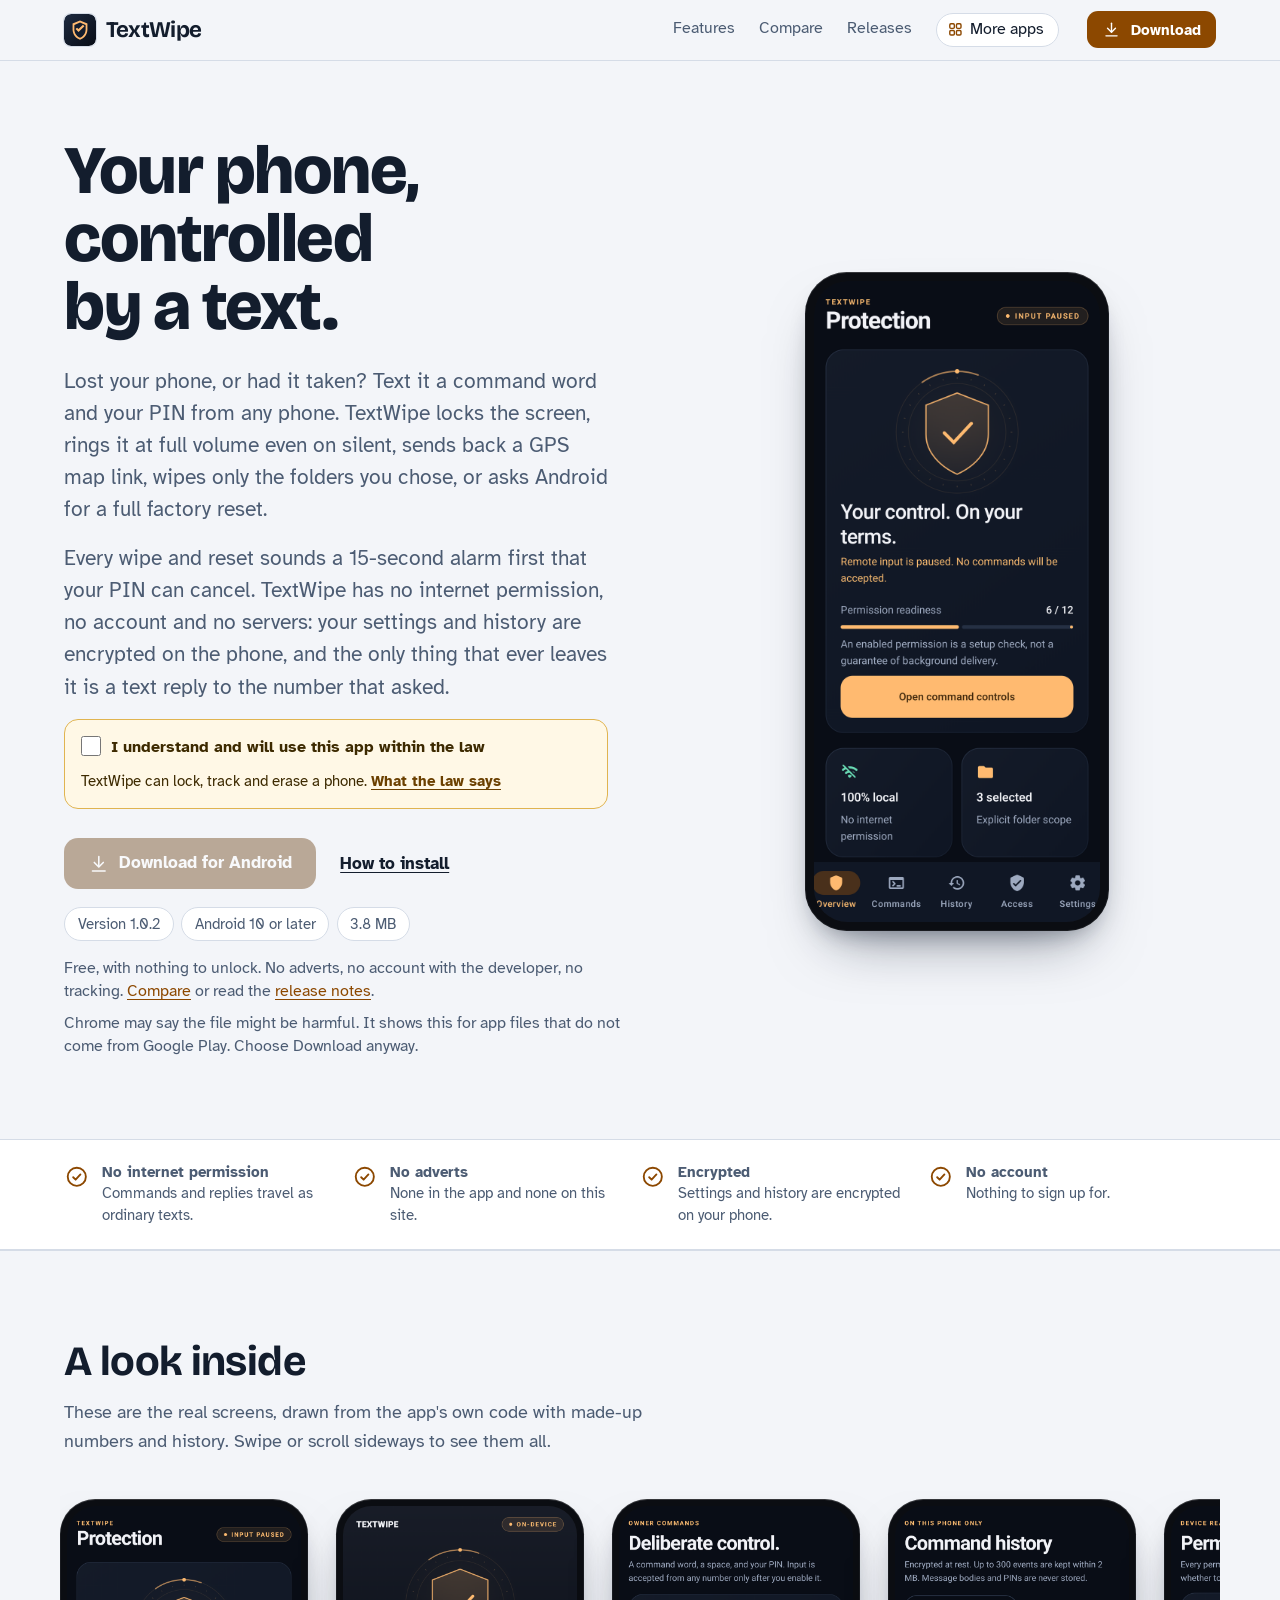
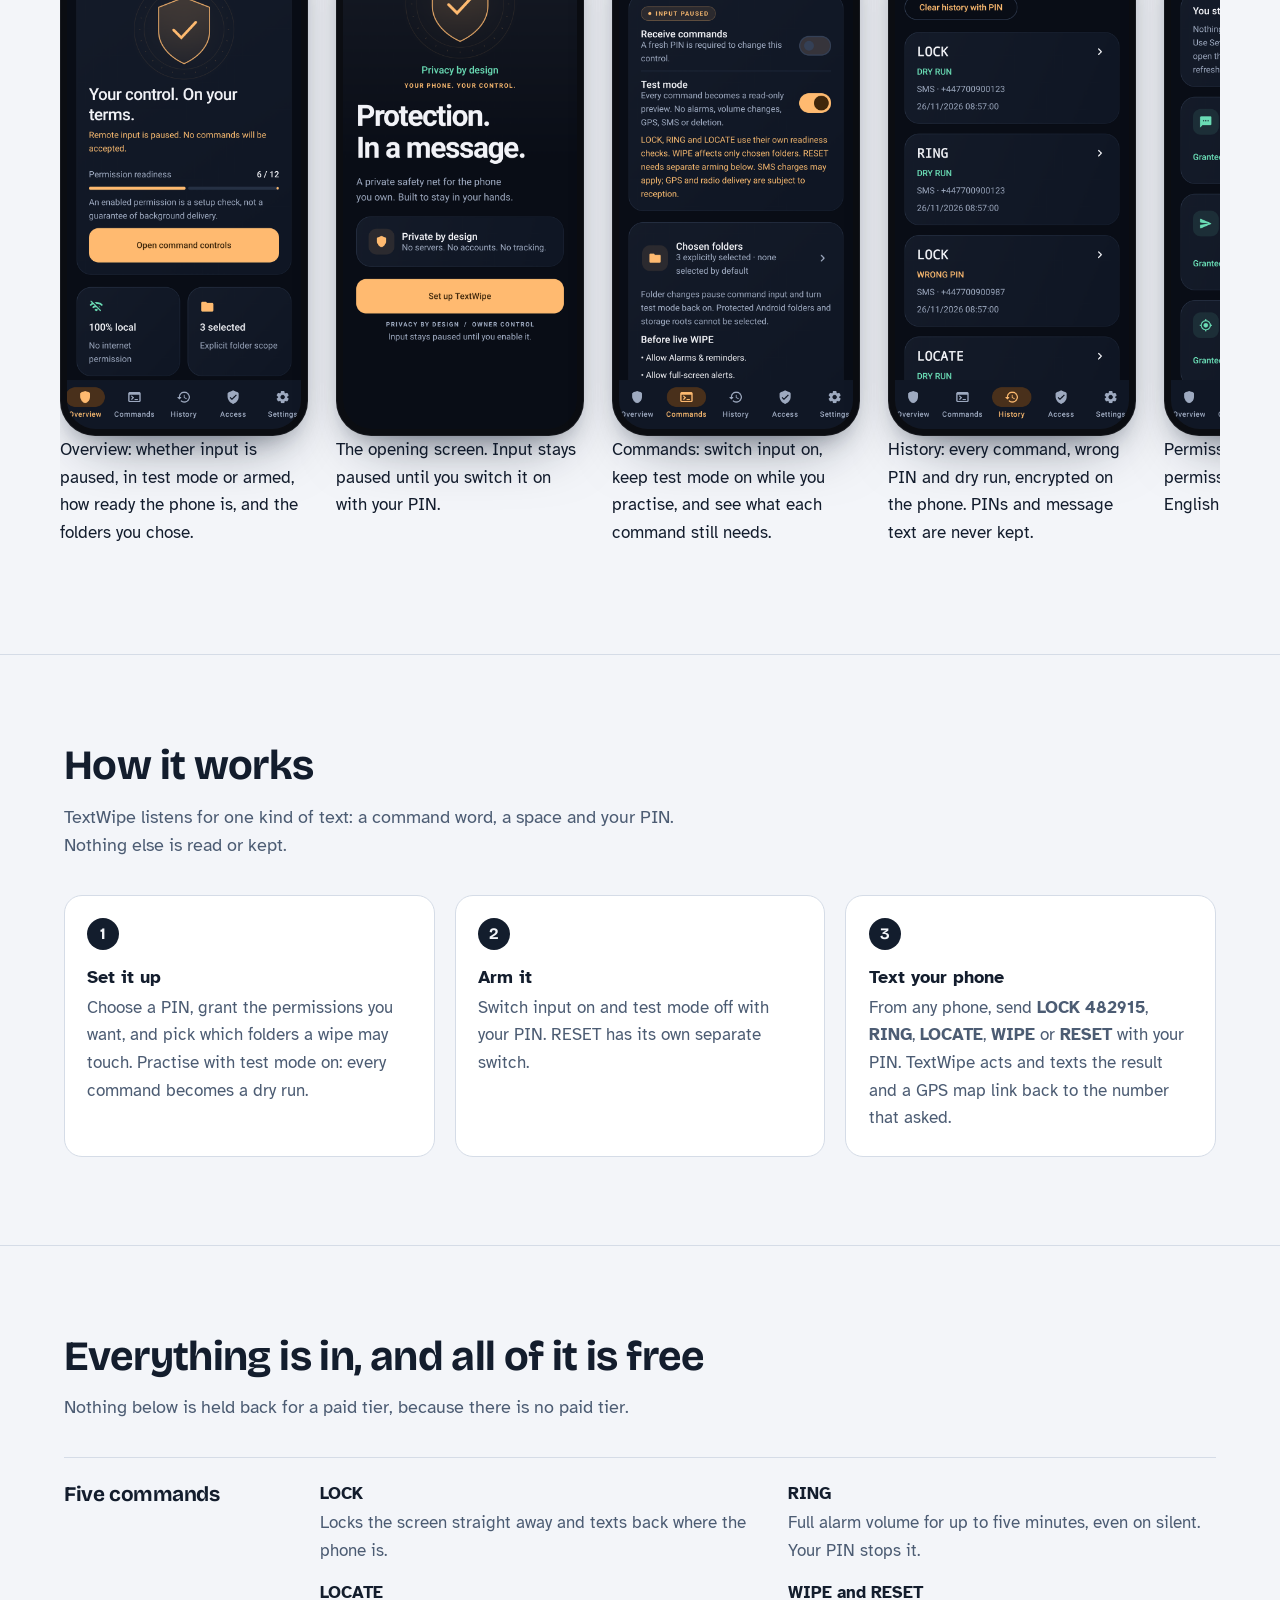
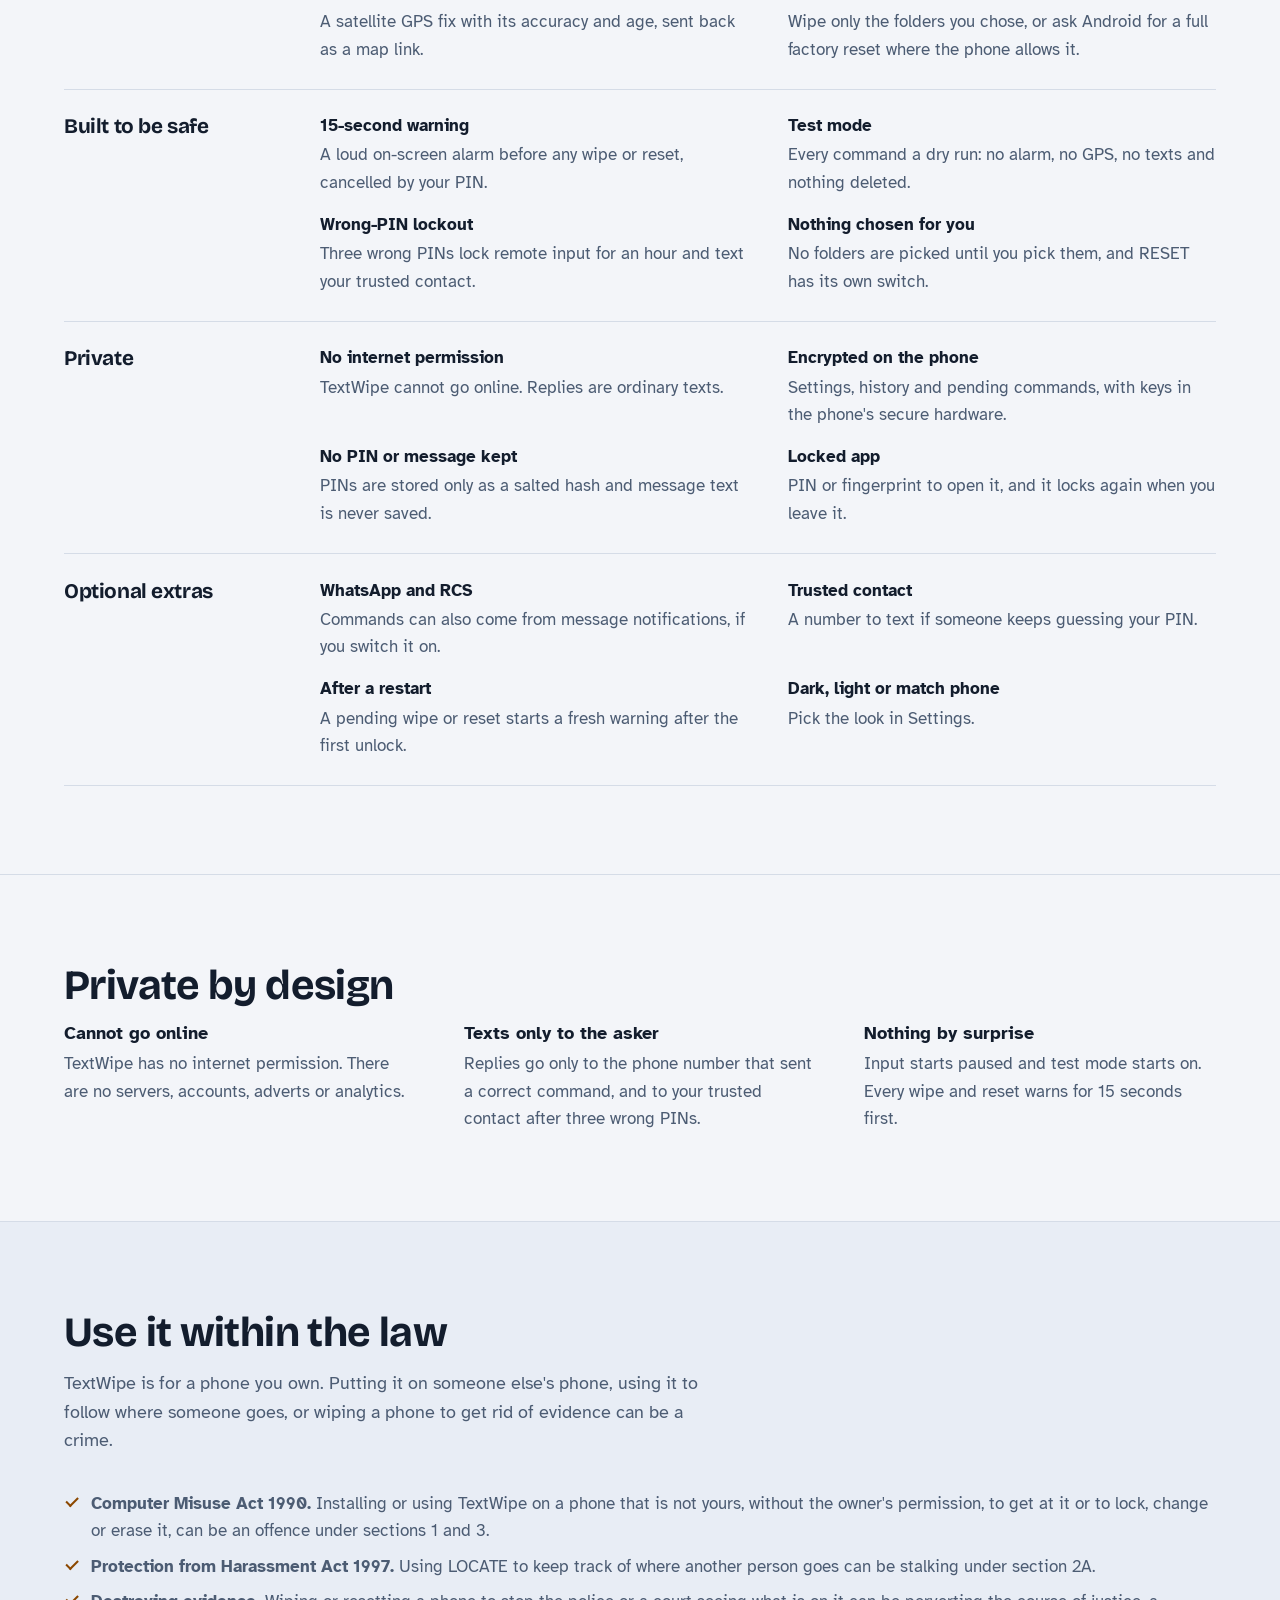
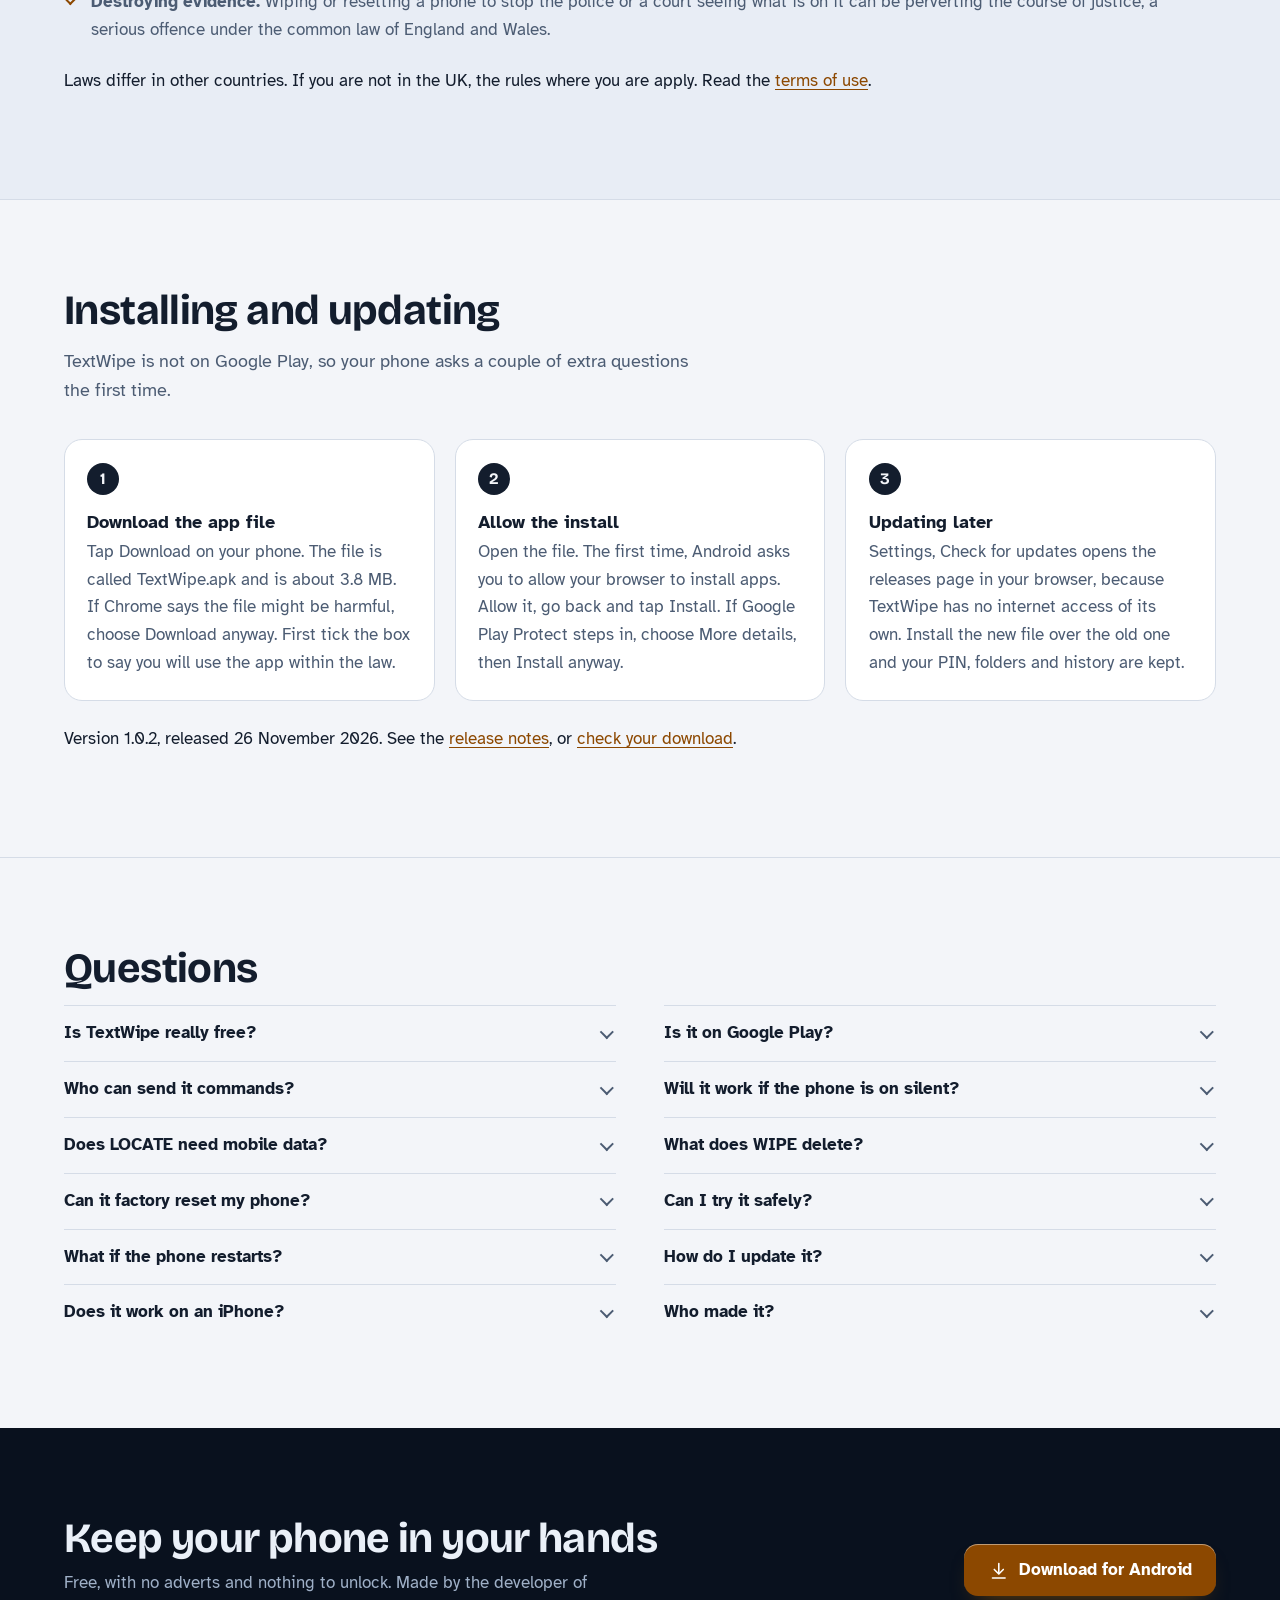
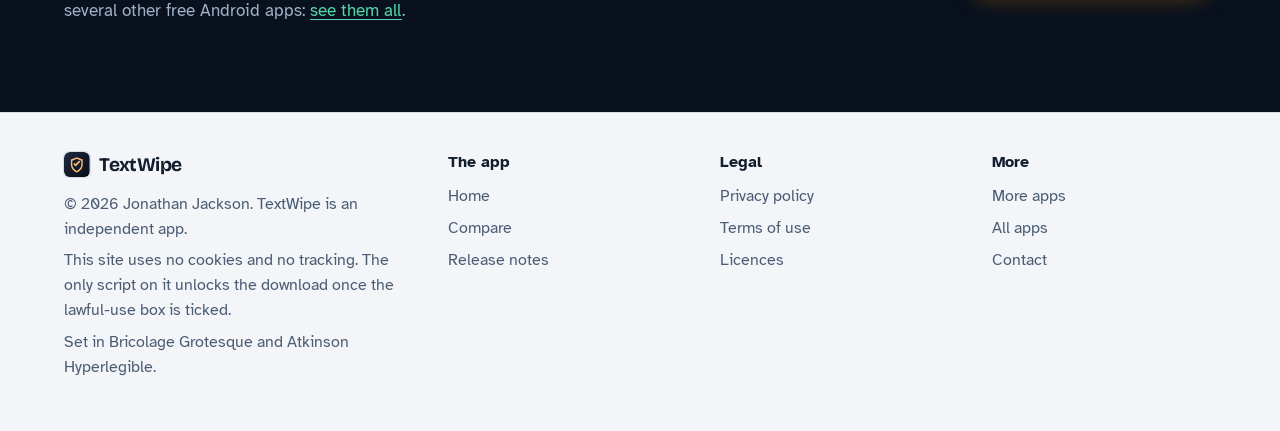
<file: index.html>
<!DOCTYPE html>
<html lang="en-GB">
<head>
<meta charset="utf-8">
<meta name="viewport" content="width=device-width, initial-scale=1">
<title>TextWipe: lock, ring, find or wipe your own Android phone by text</title>
<meta name="description" content="TextWipe lets you text your own Android phone a command word and your PIN to lock it, ring it at full volume, get a GPS map link back, wipe the folders you chose or factory reset it. No internet permission, no account, no adverts.">
<meta name="author" content="Jonathan Jackson">
<link rel="canonical" href="https://customgpter.github.io/textwipe/">
<meta name="theme-color" content="#f3f5f9" media="(prefers-color-scheme: light)">
<meta name="theme-color" content="#090d16" media="(prefers-color-scheme: dark)">
<meta property="og:type" content="website">
<meta property="og:site_name" content="TextWipe">
<meta property="og:title" content="TextWipe: lock, ring, find or wipe your own Android phone by text">
<meta property="og:description" content="TextWipe lets you text your own Android phone a command word and your PIN to lock it, ring it at full volume, get a GPS map link back, wipe the folders you chose or factory reset it. No internet permission, no account, no adverts.">
<meta property="og:url" content="https://customgpter.github.io/textwipe/">
<meta property="og:image" content="https://customgpter.github.io/textwipe/assets/og.png">
<meta property="og:image:width" content="1200">
<meta property="og:image:height" content="630">
<meta property="og:image:alt" content="TextWipe&#x27;s Overview screen: a shield, Input paused, permission readiness and the chosen folders">
<meta property="og:locale" content="en_GB">
<meta name="twitter:card" content="summary_large_image">
<link rel="icon" href="./assets/favicon.svg" type="image/svg+xml">
<link rel="apple-touch-icon" href="./assets/apple-touch-icon.png">
<link rel="preload" href="./assets/fonts/bricolage-grotesque-latin.woff2" as="font" type="font/woff2" crossorigin>
<link rel="preload" href="./assets/fonts/atkinson-hyperlegible-latin-400-normal.woff2" as="font" type="font/woff2" crossorigin>
<link rel="stylesheet" href="./assets/site.css?v=1">
<link rel="stylesheet" href="./assets/house.css?v=1">
<link rel="stylesheet" href="./assets/apps-list.css?v=1">
<script src="./assets/apps-list.js?v=1" defer></script>
<script type="application/ld+json">{"@context":"https://schema.org","@type":"SoftwareApplication","name":"TextWipe","url":"https://customgpter.github.io/textwipe/","description":"TextWipe lets you text your own Android phone a command word and your PIN to lock it, ring it at full volume, get a GPS map link back, wipe the folders you chose or factory reset it. No internet permission, no account, no adverts.","applicationCategory":"SecurityApplication","operatingSystem":"Android 10 or later","softwareVersion":"1.0.2","downloadUrl":"https://github.com/CustomGPTer/textwipe/releases/latest/download/TextWipe.apk","releaseNotes":"https://customgpter.github.io/textwipe/releases.html","offers":{"@type":"Offer","price":"0","priceCurrency":"GBP"},"inLanguage":"en-GB","image":"https://customgpter.github.io/textwipe/assets/og.png","featureList":["LOCK","RING","LOCATE","WIPE and RESET","15-second warning","Test mode","Wrong-PIN lockout","Nothing chosen for you","No internet permission","Encrypted on the phone","No PIN or message kept","Locked app"],"author":{"@type":"Person","name":"Jonathan Jackson"}}</script>
<script type="application/ld+json">{"@context":"https://schema.org","@type":"FAQPage","mainEntity":[{"@type":"Question","name":"Is TextWipe really free?","acceptedAnswer":{"@type":"Answer","text":"Yes. There is no paid version, no subscription and no adverts."}},{"@type":"Question","name":"Is it on Google Play?","acceptedAnswer":{"@type":"Answer","text":"No. TextWipe is a personal project and is downloaded from this site as an Android app file. It needs Android 10 or later and a SIM that can receive texts."}},{"@type":"Question","name":"Who can send it commands?","acceptedAnswer":{"@type":"Answer","text":"Anyone who knows your PIN, from any number, once you switch input on. Use a long PIN. Three wrong PINs lock remote input for an hour and text your trusted contact."}},{"@type":"Question","name":"Will it work if the phone is on silent?","acceptedAnswer":{"@type":"Answer","text":"RING uses the alarm volume, which plays on silent and vibrate. If Do Not Disturb is on, it must allow alarms."}},{"@type":"Question","name":"Does LOCATE need mobile data?","acceptedAnswer":{"@type":"Answer","text":"No. TextWipe asks for a satellite GPS fix and texts the map link back. The person reading the text needs data to open the map."}},{"@type":"Question","name":"What does WIPE delete?","acceptedAnswer":{"@type":"Answer","text":"Only the files in the folders you chose, after a 15-second alarm. Each file is overwritten once and then deleted. Folders themselves are kept, and changed or new files are left alone and reported."}},{"@type":"Question","name":"Can it factory reset my phone?","acceptedAnswer":{"@type":"Answer","text":"On Android 10 to 13 it can with Device Admin. On Android 14 and later, Android only allows it when TextWipe is set up as the phone's Device Owner, which normally means a new or freshly reset phone. The previous Google account may still be needed after a reset."}},{"@type":"Question","name":"Can I try it safely?","acceptedAnswer":{"@type":"Answer","text":"Yes. Test mode is on to start with, and every command becomes a dry run in History. The Preview buttons on the Commands screen are always dry runs."}},{"@type":"Question","name":"What if the phone restarts?","acceptedAnswer":{"@type":"Answer","text":"Texts arrive after the first unlock. A wipe or reset that was waiting starts a fresh 15-second warning."}},{"@type":"Question","name":"How do I update it?","acceptedAnswer":{"@type":"Answer","text":"Settings, Check for updates opens the releases page. Install the new file over the old one: your PIN, folders and history are kept."}},{"@type":"Question","name":"Does it work on an iPhone?","acceptedAnswer":{"@type":"Answer","text":"No. TextWipe is for Android phones only."}},{"@type":"Question","name":"Who made it?","acceptedAnswer":{"@type":"Answer","text":"TextWipe is made by Jonathan Jackson, an independent developer in the United Kingdom."}}]}</script>
</head>
<body>
<a class="skip" href="#main">Skip to content</a>
<header class="masthead">
<div class="wrap">
<a class="brand" href="./" aria-label="TextWipe home"><svg viewBox="0 0 108 108" aria-hidden="true"><defs><linearGradient id="twbg" x1="0" y1="0" x2="1" y2="1"><stop offset="0" stop-color="#1D2A40"/><stop offset="1" stop-color="#090D16"/></linearGradient></defs><rect width="108" height="108" rx="24" fill="url(#twbg)"/><path fill="#FFBA70" d="M54,22L79,32v20c0,17 -11,29 -25,35C40,81 29,69 29,52V32z"/><path fill="#121C2D" d="M54,29L73,37v15c0,13 -8,23 -19,28C43,75 35,65 35,52V37z"/><path fill="#FFBA70" d="M49,61l-10,-10 5,-5 5,5 15,-15 5,5z"/></svg><span>TextWipe</span></a>
<nav aria-label="Main"><ul><li><a href="./#features">Features</a></li><li><a href="./compare.html">Compare</a></li><li><a href="./releases.html">Releases</a></li><li><a class="more-apps" href="./more-apps.html"><svg class="ico" viewBox="0 0 24 24" aria-hidden="true"><rect x="4" y="4" width="6.5" height="6.5" rx="1.6"/><rect x="13.5" y="4" width="6.5" height="6.5" rx="1.6"/><rect x="4" y="13.5" width="6.5" height="6.5" rx="1.6"/><rect x="13.5" y="13.5" width="6.5" height="6.5" rx="1.6"/></svg>More apps</a></li></ul></nav>
<a class="button small" href="./#download"><svg class="ico" viewBox="0 0 24 24" aria-hidden="true"><path d="M12 4v11"/><path d="M7 10.5l5 5 5-5"/><path d="M5 20h14"/></svg>Download</a>
</div>
</header>
<main id="main">
<div class="hero">
<div class="wrap hero-grid">
<div class="hero-copy">
<h1>Your phone, controlled by a text.</h1>
<p class="lede">Lost your phone, or had it taken? Text it a command word and your PIN from any phone. TextWipe locks the screen, rings it at full volume even on silent, sends back a GPS map link, wipes only the folders you chose, or asks Android for a full factory reset.</p><p class="lede">Every wipe and reset sounds a 15-second alarm first that your PIN can cancel. TextWipe has no internet permission, no account and no servers: your settings and history are encrypted on the phone, and the only thing that ever leaves it is a text reply to the number that asked.</p>

<div class="gate-scope"><div class="law-box" data-gate><label><input type="checkbox"> I understand and will use this app within the law</label><p>TextWipe can lock, track and erase a phone. <a href="terms.html#law">What the law says</a></p><noscript><p>Turn on JavaScript to tick the box and download.</p></noscript></div><p class="get" id="download"><a class="button" data-href="https://github.com/CustomGPTer/textwipe/releases/latest/download/TextWipe.apk" aria-disabled="true" role="link" tabindex="-1"><svg class="ico" viewBox="0 0 24 24" aria-hidden="true"><path d="M12 4v11"/><path d="M7 10.5l5 5 5-5"/><path d="M5 20h14"/></svg>Download for Android</a><a class="aside" href="#install">How to install</a></p></div>
<ul class="pills"><li>Version 1.0.2</li><li>Android 10 or later</li><li>3.8 MB</li></ul>
<p class="facts">Free, with nothing to unlock. No adverts, no account with the developer, no tracking. <a href="compare.html">Compare</a> or read the <a href="releases.html">release notes</a>.</p>
<p class="facts">Chrome may say the file might be harmful. It shows this for app files that do not come from Google Play. Choose Download anyway.</p>
</div>
<div class="hero-phone"><div class="phone"><img src="./assets/screens/overview.png" alt="Overview: whether input is paused, in test mode or armed, how ready the phone is, and the folders you chose." width="393" height="852" fetchpriority="high"></div></div>
</div>
</div>

<section class="promises" aria-label="In short">
<div class="wrap"><ul><li><svg class="ico" viewBox="0 0 24 24" aria-hidden="true"><circle cx="12" cy="12" r="8.5"/><path d="M8.6 12.4l2.3 2.3 4.5-4.9"/></svg><span><b>No internet permission</b><span>Commands and replies travel as ordinary texts.</span></span></li><li><svg class="ico" viewBox="0 0 24 24" aria-hidden="true"><circle cx="12" cy="12" r="8.5"/><path d="M8.6 12.4l2.3 2.3 4.5-4.9"/></svg><span><b>No adverts</b><span>None in the app and none on this site.</span></span></li><li><svg class="ico" viewBox="0 0 24 24" aria-hidden="true"><circle cx="12" cy="12" r="8.5"/><path d="M8.6 12.4l2.3 2.3 4.5-4.9"/></svg><span><b>Encrypted</b><span>Settings and history are encrypted on your phone.</span></span></li><li><svg class="ico" viewBox="0 0 24 24" aria-hidden="true"><circle cx="12" cy="12" r="8.5"/><path d="M8.6 12.4l2.3 2.3 4.5-4.9"/></svg><span><b>No account</b><span>Nothing to sign up for.</span></span></li></ul></div>
</section>

<section id="screens" aria-labelledby="screens-h">
<div class="wrap">
<h2 id="screens-h">A look inside</h2>
<p class="intro">These are the real screens, drawn from the app&#x27;s own code with made-up numbers and history. Swipe or scroll sideways to see them all.</p>
<div class="gallery" tabindex="0" role="region" aria-label="Screens from TextWipe"><figure class="shot"><div class="phone"><img src="./assets/screens/overview.png" alt="Overview: whether input is paused, in test mode or armed, how ready the phone is, and the folders you chose." width="393" height="852" loading="eager" decoding="async"></div><figcaption>Overview: whether input is paused, in test mode or armed, how ready the phone is, and the folders you chose.</figcaption></figure><figure class="shot"><div class="phone"><img src="./assets/screens/opening.png" alt="The opening screen. Input stays paused until you switch it on with your PIN." width="393" height="852" loading="eager" decoding="async"></div><figcaption>The opening screen. Input stays paused until you switch it on with your PIN.</figcaption></figure><figure class="shot"><div class="phone"><img src="./assets/screens/commands.png" alt="Commands: switch input on, keep test mode on while you practise, and see what each command still needs." width="393" height="852" loading="eager" decoding="async"></div><figcaption>Commands: switch input on, keep test mode on while you practise, and see what each command still needs.</figcaption></figure><figure class="shot"><div class="phone"><img src="./assets/screens/history.png" alt="History: every command, wrong PIN and dry run, encrypted on the phone. PINs and message text are never kept." width="393" height="852" loading="eager" decoding="async"></div><figcaption>History: every command, wrong PIN and dry run, encrypted on the phone. PINs and message text are never kept.</figcaption></figure><figure class="shot"><div class="phone"><img src="./assets/screens/access.png" alt="Permission centre: each permission explained in plain English before Android asks." width="393" height="852" loading="eager" decoding="async"></div><figcaption>Permission centre: each permission explained in plain English before Android asks.</figcaption></figure><figure class="shot"><div class="phone"><img src="./assets/screens/unlock.png" alt="The app itself is locked with your PIN, or a fingerprint if you choose." width="393" height="852" loading="eager" decoding="async"></div><figcaption>The app itself is locked with your PIN, or a fingerprint if you choose.</figcaption></figure><figure class="shot"><div class="phone"><img src="./assets/screens/settings.png" alt="Settings: PIN, fingerprint, trusted contact, theme and Device Admin." width="393" height="852" loading="eager" decoding="async"></div><figcaption>Settings: PIN, fingerprint, trusted contact, theme and Device Admin.</figcaption></figure><figure class="shot"><div class="phone"><img src="./assets/screens/about.png" alt="About: the version, Check for updates and More apps." width="393" height="852" loading="eager" decoding="async"></div><figcaption>About: the version, Check for updates and More apps.</figcaption></figure><figure class="shot"><div class="phone"><img src="./assets/screens/more.png" alt="More apps: the developer&#x27;s other free apps, opened in your browser." width="393" height="852" loading="eager" decoding="async"></div><figcaption>More apps: the developer&#x27;s other free apps, opened in your browser.</figcaption></figure></div>
</div>
</section>

<section id="how" aria-labelledby="how-h">
<div class="wrap">
<h2 id="how-h">How it works</h2>
<p class="intro">TextWipe listens for one kind of text: a command word, a space and your PIN. Nothing else is read or kept.</p>
<ol class="steps"><li><h3>Set it up</h3><p>Choose a PIN, grant the permissions you want, and pick which folders a wipe may touch. Practise with test mode on: every command becomes a dry run.</p></li><li><h3>Arm it</h3><p>Switch input on and test mode off with your PIN. RESET has its own separate switch.</p></li><li><h3>Text your phone</h3><p>From any phone, send <b>LOCK 482915</b>, <b>RING</b>, <b>LOCATE</b>, <b>WIPE</b> or <b>RESET</b> with your PIN. TextWipe acts and texts the result and a GPS map link back to the number that asked.</p></li></ol>
</div>
</section>

<section id="features" aria-labelledby="features-h">
<div class="wrap">
<h2 id="features-h">Everything is in, and all of it is free</h2>
<p class="intro">Nothing below is held back for a paid tier, because there is no paid tier.</p>
<div class="groups"><div class="group"><h3>Five commands</h3><dl><div><dt>LOCK</dt><dd>Locks the screen straight away and texts back where the phone is.</dd></div><div><dt>RING</dt><dd>Full alarm volume for up to five minutes, even on silent. Your PIN stops it.</dd></div><div><dt>LOCATE</dt><dd>A satellite GPS fix with its accuracy and age, sent back as a map link.</dd></div><div><dt>WIPE and RESET</dt><dd>Wipe only the folders you chose, or ask Android for a full factory reset where the phone allows it.</dd></div></dl></div><div class="group"><h3>Built to be safe</h3><dl><div><dt>15-second warning</dt><dd>A loud on-screen alarm before any wipe or reset, cancelled by your PIN.</dd></div><div><dt>Test mode</dt><dd>Every command a dry run: no alarm, no GPS, no texts and nothing deleted.</dd></div><div><dt>Wrong-PIN lockout</dt><dd>Three wrong PINs lock remote input for an hour and text your trusted contact.</dd></div><div><dt>Nothing chosen for you</dt><dd>No folders are picked until you pick them, and RESET has its own switch.</dd></div></dl></div><div class="group"><h3>Private</h3><dl><div><dt>No internet permission</dt><dd>TextWipe cannot go online. Replies are ordinary texts.</dd></div><div><dt>Encrypted on the phone</dt><dd>Settings, history and pending commands, with keys in the phone's secure hardware.</dd></div><div><dt>No PIN or message kept</dt><dd>PINs are stored only as a salted hash and message text is never saved.</dd></div><div><dt>Locked app</dt><dd>PIN or fingerprint to open it, and it locks again when you leave it.</dd></div></dl></div><div class="group"><h3>Optional extras</h3><dl><div><dt>WhatsApp and RCS</dt><dd>Commands can also come from message notifications, if you switch it on.</dd></div><div><dt>Trusted contact</dt><dd>A number to text if someone keeps guessing your PIN.</dd></div><div><dt>After a restart</dt><dd>A pending wipe or reset starts a fresh warning after the first unlock.</dd></div><div><dt>Dark, light or match phone</dt><dd>Pick the look in Settings.</dd></div></dl></div></div>
</div>
</section>

<section id="privacy" aria-labelledby="privacy-h">
<div class="wrap">
<h2 id="privacy-h">Private by design</h2>
<ul class="plain"><li><h3>Cannot go online</h3><p>TextWipe has no internet permission. There are no servers, accounts, adverts or analytics.</p></li><li><h3>Texts only to the asker</h3><p>Replies go only to the phone number that sent a correct command, and to your trusted contact after three wrong PINs.</p></li><li><h3>Nothing by surprise</h3><p>Input starts paused and test mode starts on. Every wipe and reset warns for 15 seconds first.</p></li></ul>
</div>
</section>

<section id="law" aria-labelledby="law-h" class="law-band">
<div class="wrap">
<h2 id="law-h">Use it within the law</h2>
<p class="intro">TextWipe is for a phone you own. Putting it on someone else's phone, using it to follow where someone goes, or wiping a phone to get rid of evidence can be a crime.</p>
<ul class="ticks"><li><b>Computer Misuse Act 1990.</b> Installing or using TextWipe on a phone that is not yours, without the owner's permission, to get at it or to lock, change or erase it, can be an offence under sections 1 and 3.</li><li><b>Protection from Harassment Act 1997.</b> Using LOCATE to keep track of where another person goes can be stalking under section 2A.</li><li><b>Destroying evidence.</b> Wiping or resetting a phone to stop the police or a court seeing what is on it can be perverting the course of justice, a serious offence under the common law of England and Wales.</li></ul>
<p class="after-table">Laws differ in other countries. If you are not in the UK, the rules where you are apply. Read the <a href="terms.html#law">terms of use</a>.</p>
</div>
</section>
<section id="install" aria-labelledby="install-h">
<div class="wrap">
<h2 id="install-h">Installing and updating</h2>
<p class="intro">TextWipe is not on Google Play, so your phone asks a couple of extra questions the first time.</p>
<ol class="steps"><li><h3>Download the app file</h3><p>Tap Download on your phone. The file is called TextWipe.apk and is about 3.8 MB. If Chrome says the file might be harmful, choose Download anyway. First tick the box to say you will use the app within the law.</p></li><li><h3>Allow the install</h3><p>Open the file. The first time, Android asks you to allow your browser to install apps. Allow it, go back and tap Install. If Google Play Protect steps in, choose More details, then Install anyway.</p></li><li><h3>Updating later</h3><p>Settings, Check for updates opens the releases page in your browser, because TextWipe has no internet access of its own. Install the new file over the old one and your PIN, folders and history are kept.</p></li></ol>
<p class="after-table">Version 1.0.2, released 26 November 2026. See the <a href="releases.html">release notes</a>, or <a href="releases.html#checking">check your download</a>.</p>
</div>
</section>

<section id="questions" aria-labelledby="questions-h">
<div class="wrap">
<h2 id="questions-h">Questions</h2>
<div class="faq"><details><summary>Is TextWipe really free?</summary><p>Yes. There is no paid version, no subscription and no adverts.</p></details><details><summary>Is it on Google Play?</summary><p>No. TextWipe is a personal project and is downloaded from this site as an Android app file. It needs Android 10 or later and a SIM that can receive texts.</p></details><details><summary>Who can send it commands?</summary><p>Anyone who knows your PIN, from any number, once you switch input on. Use a long PIN. Three wrong PINs lock remote input for an hour and text your trusted contact.</p></details><details><summary>Will it work if the phone is on silent?</summary><p>RING uses the alarm volume, which plays on silent and vibrate. If Do Not Disturb is on, it must allow alarms.</p></details><details><summary>Does LOCATE need mobile data?</summary><p>No. TextWipe asks for a satellite GPS fix and texts the map link back. The person reading the text needs data to open the map.</p></details><details><summary>What does WIPE delete?</summary><p>Only the files in the folders you chose, after a 15-second alarm. Each file is overwritten once and then deleted. Folders themselves are kept, and changed or new files are left alone and reported.</p></details><details><summary>Can it factory reset my phone?</summary><p>On Android 10 to 13 it can with Device Admin. On Android 14 and later, Android only allows it when TextWipe is set up as the phone's Device Owner, which normally means a new or freshly reset phone. The previous Google account may still be needed after a reset.</p></details><details><summary>Can I try it safely?</summary><p>Yes. Test mode is on to start with, and every command becomes a dry run in History. The Preview buttons on the Commands screen are always dry runs.</p></details><details><summary>What if the phone restarts?</summary><p>Texts arrive after the first unlock. A wipe or reset that was waiting starts a fresh 15-second warning.</p></details><details><summary>How do I update it?</summary><p>Settings, Check for updates opens the releases page. Install the new file over the old one: your PIN, folders and history are kept.</p></details><details><summary>Does it work on an iPhone?</summary><p>No. TextWipe is for Android phones only.</p></details><details><summary>Who made it?</summary><p>TextWipe is made by Jonathan Jackson, an independent developer in the United Kingdom.</p></details></div>
</div>
</section>

<section class="closing" aria-labelledby="closing-h">
<div class="wrap">
<div><h2 id="closing-h">Keep your phone in your hands</h2><p>Free, with no adverts and nothing to unlock. Made by the developer of several other free Android apps: <a href="more-apps.html">see them all</a>.</p></div>
<a class="button" href="./#download"><svg class="ico" viewBox="0 0 24 24" aria-hidden="true"><path d="M12 4v11"/><path d="M7 10.5l5 5 5-5"/><path d="M5 20h14"/></svg>Download for Android</a>
</div>
</section>
</main>
<footer class="colophon">
<div class="wrap">
<div>
<a class="brand" href="./" aria-label="TextWipe home"><svg viewBox="0 0 108 108" aria-hidden="true"><defs><linearGradient id="twbg" x1="0" y1="0" x2="1" y2="1"><stop offset="0" stop-color="#1D2A40"/><stop offset="1" stop-color="#090D16"/></linearGradient></defs><rect width="108" height="108" rx="24" fill="url(#twbg)"/><path fill="#FFBA70" d="M54,22L79,32v20c0,17 -11,29 -25,35C40,81 29,69 29,52V32z"/><path fill="#121C2D" d="M54,29L73,37v15c0,13 -8,23 -19,28C43,75 35,65 35,52V37z"/><path fill="#FFBA70" d="M49,61l-10,-10 5,-5 5,5 15,-15 5,5z"/></svg><span>TextWipe</span></a>
<p>&copy; 2026 Jonathan Jackson. TextWipe is an independent app.</p>
<p>This site uses no cookies and no tracking. The only script on it unlocks the download once the lawful-use box is ticked.</p>
<p>Set in Bricolage Grotesque and Atkinson Hyperlegible.</p>
</div>
<nav aria-label="The app"><h2>The app</h2><ul>
<li><a href="./">Home</a></li>
<li><a href="./compare.html">Compare</a></li>
<li><a href="./releases.html">Release notes</a></li>

</ul></nav>
<nav aria-label="Legal"><h2>Legal</h2><ul>
<li><a href="./privacy.html">Privacy policy</a></li>
<li><a href="./terms.html">Terms of use</a></li>
<li><a href="./licences.html">Licences</a></li>
</ul></nav>
<nav aria-label="More"><h2>More</h2><ul>
<li><a href="./more-apps.html">More apps</a></li>
<li><a href="https://customgpter.github.io/">All apps</a></li>
<li><a href="https://github.com/CustomGPTer/textwipe/issues">Contact</a></li>
</ul></nav>
</div>
</footer>
</body>
</html>
</file>
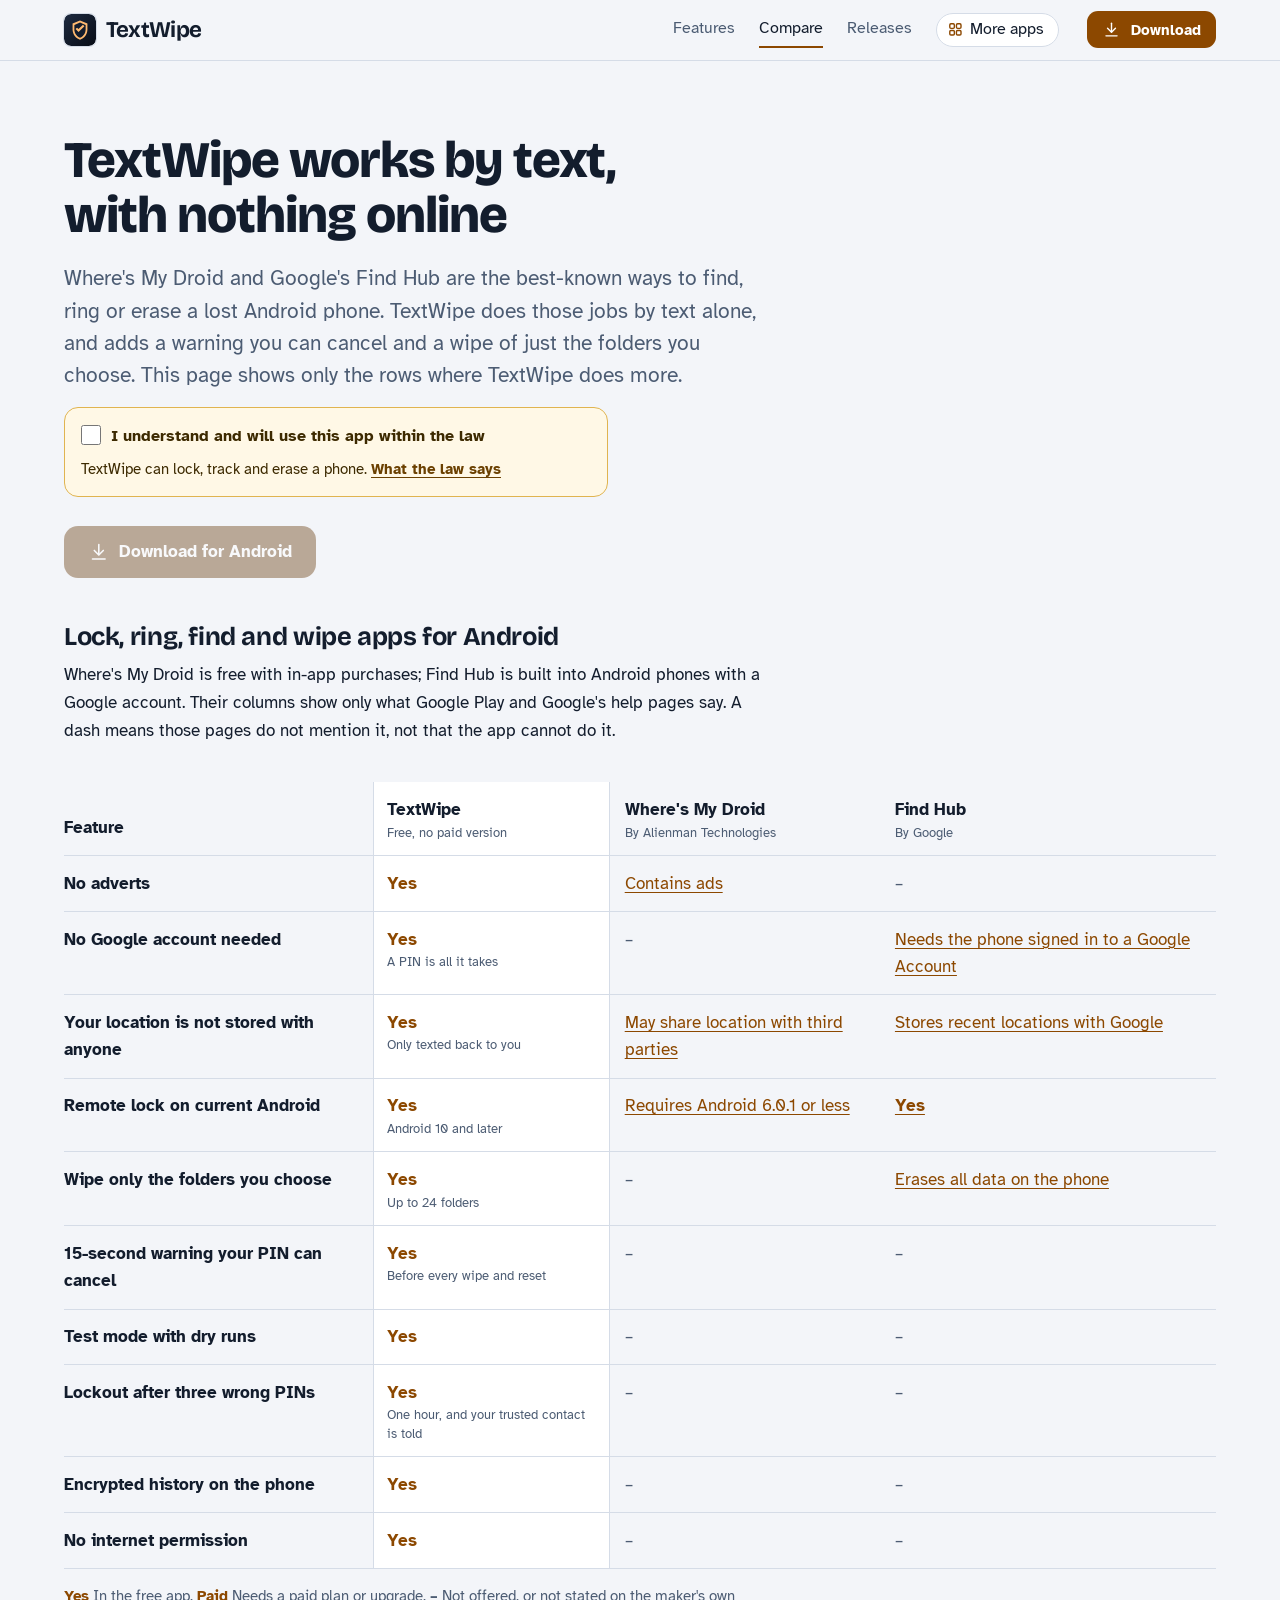
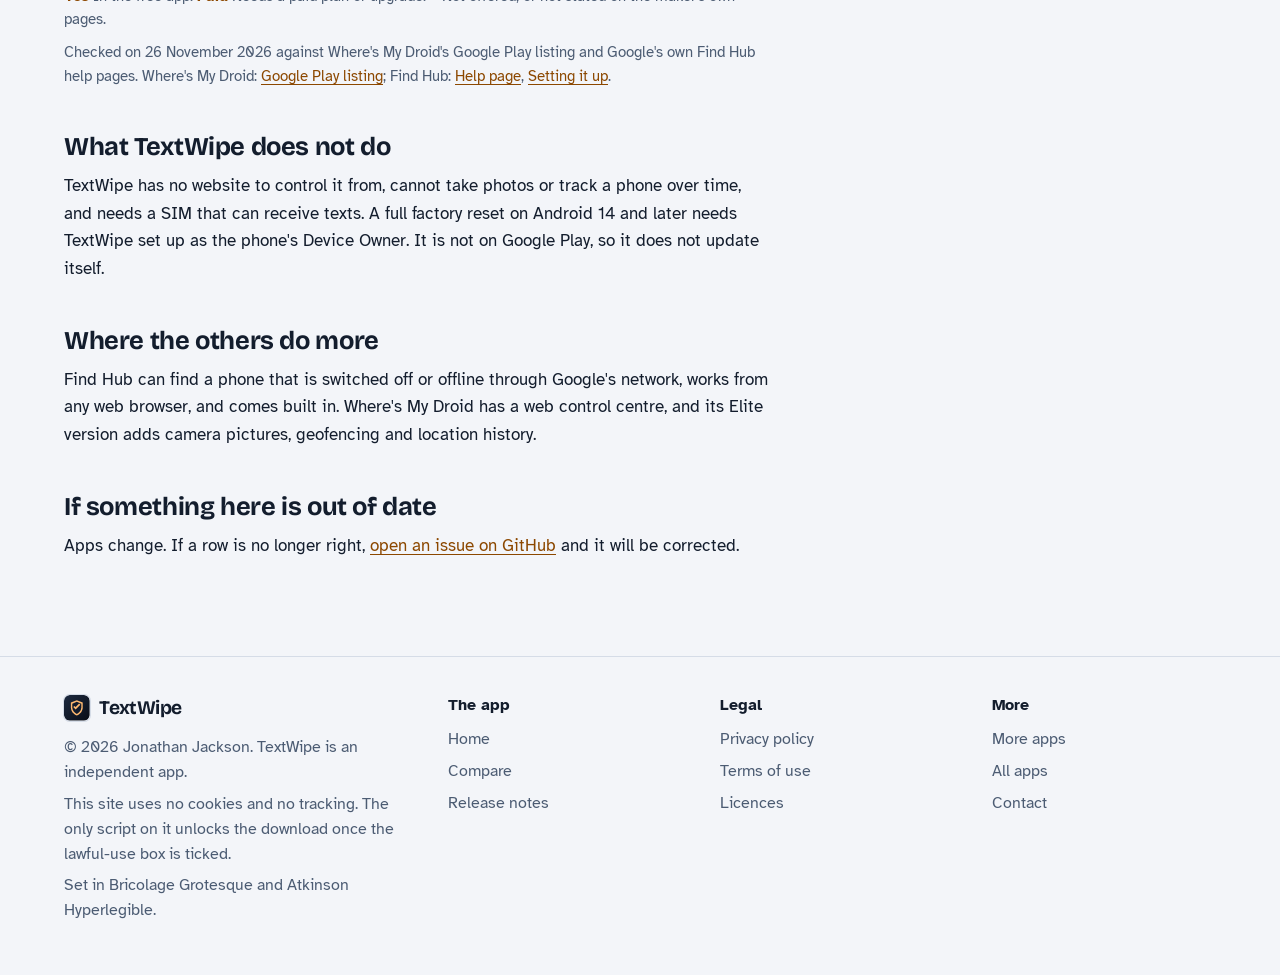
<file: compare.html>
<!DOCTYPE html>
<html lang="en-GB">
<head>
<meta charset="utf-8">
<meta name="viewport" content="width=device-width, initial-scale=1">
<title>TextWipe compared with other find-my-phone apps</title>
<meta name="description" content="How TextWipe compares with Where&#x27;s My Droid and Google Find Hub, row by row, with each claim linked to Google Play and Google&#x27;s own help pages.">
<meta name="author" content="Jonathan Jackson">
<link rel="canonical" href="https://customgpter.github.io/textwipe/compare.html">
<meta name="theme-color" content="#f3f5f9" media="(prefers-color-scheme: light)">
<meta name="theme-color" content="#090d16" media="(prefers-color-scheme: dark)">
<meta property="og:type" content="website">
<meta property="og:site_name" content="TextWipe">
<meta property="og:title" content="TextWipe compared with other find-my-phone apps">
<meta property="og:description" content="How TextWipe compares with Where&#x27;s My Droid and Google Find Hub, row by row, with each claim linked to Google Play and Google&#x27;s own help pages.">
<meta property="og:url" content="https://customgpter.github.io/textwipe/compare.html">
<meta property="og:image" content="https://customgpter.github.io/textwipe/assets/og.png">
<meta property="og:image:width" content="1200">
<meta property="og:image:height" content="630">
<meta property="og:image:alt" content="TextWipe&#x27;s Overview screen: a shield, Input paused, permission readiness and the chosen folders">
<meta property="og:locale" content="en_GB">
<meta name="twitter:card" content="summary_large_image">
<link rel="icon" href="./assets/favicon.svg" type="image/svg+xml">
<link rel="apple-touch-icon" href="./assets/apple-touch-icon.png">
<link rel="preload" href="./assets/fonts/bricolage-grotesque-latin.woff2" as="font" type="font/woff2" crossorigin>
<link rel="preload" href="./assets/fonts/atkinson-hyperlegible-latin-400-normal.woff2" as="font" type="font/woff2" crossorigin>
<link rel="stylesheet" href="./assets/site.css?v=1">
<link rel="stylesheet" href="./assets/house.css?v=1">
<link rel="stylesheet" href="./assets/apps-list.css?v=1">
<script src="./assets/apps-list.js?v=1" defer></script>
</head>
<body>
<a class="skip" href="#main">Skip to content</a>
<header class="masthead">
<div class="wrap">
<a class="brand" href="./" aria-label="TextWipe home"><svg viewBox="0 0 108 108" aria-hidden="true"><defs><linearGradient id="twbg" x1="0" y1="0" x2="1" y2="1"><stop offset="0" stop-color="#1D2A40"/><stop offset="1" stop-color="#090D16"/></linearGradient></defs><rect width="108" height="108" rx="24" fill="url(#twbg)"/><path fill="#FFBA70" d="M54,22L79,32v20c0,17 -11,29 -25,35C40,81 29,69 29,52V32z"/><path fill="#121C2D" d="M54,29L73,37v15c0,13 -8,23 -19,28C43,75 35,65 35,52V37z"/><path fill="#FFBA70" d="M49,61l-10,-10 5,-5 5,5 15,-15 5,5z"/></svg><span>TextWipe</span></a>
<nav aria-label="Main"><ul><li><a href="./#features">Features</a></li><li><a href="./compare.html" aria-current="page">Compare</a></li><li><a href="./releases.html">Releases</a></li><li><a class="more-apps" href="./more-apps.html"><svg class="ico" viewBox="0 0 24 24" aria-hidden="true"><rect x="4" y="4" width="6.5" height="6.5" rx="1.6"/><rect x="13.5" y="4" width="6.5" height="6.5" rx="1.6"/><rect x="4" y="13.5" width="6.5" height="6.5" rx="1.6"/><rect x="13.5" y="13.5" width="6.5" height="6.5" rx="1.6"/></svg>More apps</a></li></ul></nav>
<a class="button small" href="./#download"><svg class="ico" viewBox="0 0 24 24" aria-hidden="true"><path d="M12 4v11"/><path d="M7 10.5l5 5 5-5"/><path d="M5 20h14"/></svg>Download</a>
</div>
</header>
<main id="main" class="doc">
<div class="wrap">
<div class="measure">
<h1>TextWipe works by text, with nothing online</h1>
<p class="lede">Where's My Droid and Google's Find Hub are the best-known ways to find, ring or erase a lost Android phone. TextWipe does those jobs by text alone, and adds a warning you can cancel and a wipe of just the folders you choose. This page shows only the rows where TextWipe does more.</p>
<div class="gate-scope"><div class="law-box" data-gate><label><input type="checkbox"> I understand and will use this app within the law</label><p>TextWipe can lock, track and erase a phone. <a href="terms.html#law">What the law says</a></p><noscript><p>Turn on JavaScript to tick the box and download.</p></noscript></div><p class="get"><a class="button" data-href="https://github.com/CustomGPTer/textwipe/releases/latest/download/TextWipe.apk" aria-disabled="true" role="link" tabindex="-1"><svg class="ico" viewBox="0 0 24 24" aria-hidden="true"><path d="M12 4v11"/><path d="M7 10.5l5 5 5-5"/><path d="M5 20h14"/></svg>Download for Android</a></p></div>
<h2 id="table">Lock, ring, find and wipe apps for Android</h2>
<p>Where's My Droid is free with in-app purchases; Find Hub is built into Android phones with a Google account. Their columns show only what Google Play and Google's help pages say. A dash means those pages do not mention it, not that the app cannot do it.</p>
</div>
<div class="scroll">
<table class="cmp">
<thead><tr><th scope="col">Feature</th><th scope="col" class="ours">TextWipe<small>Free, no paid version</small></th><th scope="col">Where&#x27;s My Droid<small>By Alienman Technologies</small></th><th scope="col">Find Hub<small>By Google</small></th></tr></thead>
<tbody>
<tr><th scope="row">No adverts</th><td class="yes ours"><span class="app">TextWipe</span><span class="v">Yes</span></td><td class="na"><span class="app">Where&#x27;s My Droid</span><span class="v"><a href="https://play.google.com/store/apps/details?id=com.alienmanfc6.wheresmyandroid&hl=en_GB">Contains ads</a></span></td><td class="na"><span class="app">Find Hub</span><span class="v">&ndash;</span></td></tr>
<tr><th scope="row">No Google account needed</th><td class="yes ours"><span class="app">TextWipe</span><span class="v">Yes<small>A PIN is all it takes</small></span></td><td class="na"><span class="app">Where&#x27;s My Droid</span><span class="v">&ndash;</span></td><td class="na"><span class="app">Find Hub</span><span class="v"><a href="https://support.google.com/android/answer/6160491?hl=en-GB">Needs the phone signed in to a Google Account</a></span></td></tr>
<tr><th scope="row">Your location is not stored with anyone</th><td class="yes ours"><span class="app">TextWipe</span><span class="v">Yes<small>Only texted back to you</small></span></td><td class="na"><span class="app">Where&#x27;s My Droid</span><span class="v"><a href="https://play.google.com/store/apps/details?id=com.alienmanfc6.wheresmyandroid&hl=en_GB">May share location with third parties</a></span></td><td class="na"><span class="app">Find Hub</span><span class="v"><a href="https://support.google.com/android/answer/3265955?hl=en-GB">Stores recent locations with Google</a></span></td></tr>
<tr><th scope="row">Remote lock on current Android</th><td class="yes ours"><span class="app">TextWipe</span><span class="v">Yes<small>Android 10 and later</small></span></td><td class="na"><span class="app">Where&#x27;s My Droid</span><span class="v"><a href="https://play.google.com/store/apps/details?id=com.alienmanfc6.wheresmyandroid&hl=en_GB">Requires Android 6.0.1 or less</a></span></td><td class="yes"><span class="app">Find Hub</span><span class="v"><a href="https://support.google.com/android/answer/6160491?hl=en-GB">Yes</a></span></td></tr>
<tr><th scope="row">Wipe only the folders you choose</th><td class="yes ours"><span class="app">TextWipe</span><span class="v">Yes<small>Up to 24 folders</small></span></td><td class="na"><span class="app">Where&#x27;s My Droid</span><span class="v">&ndash;</span></td><td class="na"><span class="app">Find Hub</span><span class="v"><a href="https://support.google.com/android/answer/6160491?hl=en-GB">Erases all data on the phone</a></span></td></tr>
<tr><th scope="row">15-second warning your PIN can cancel</th><td class="yes ours"><span class="app">TextWipe</span><span class="v">Yes<small>Before every wipe and reset</small></span></td><td class="na"><span class="app">Where&#x27;s My Droid</span><span class="v">&ndash;</span></td><td class="na"><span class="app">Find Hub</span><span class="v">&ndash;</span></td></tr>
<tr><th scope="row">Test mode with dry runs</th><td class="yes ours"><span class="app">TextWipe</span><span class="v">Yes</span></td><td class="na"><span class="app">Where&#x27;s My Droid</span><span class="v">&ndash;</span></td><td class="na"><span class="app">Find Hub</span><span class="v">&ndash;</span></td></tr>
<tr><th scope="row">Lockout after three wrong PINs</th><td class="yes ours"><span class="app">TextWipe</span><span class="v">Yes<small>One hour, and your trusted contact is told</small></span></td><td class="na"><span class="app">Where&#x27;s My Droid</span><span class="v">&ndash;</span></td><td class="na"><span class="app">Find Hub</span><span class="v">&ndash;</span></td></tr>
<tr><th scope="row">Encrypted history on the phone</th><td class="yes ours"><span class="app">TextWipe</span><span class="v">Yes</span></td><td class="na"><span class="app">Where&#x27;s My Droid</span><span class="v">&ndash;</span></td><td class="na"><span class="app">Find Hub</span><span class="v">&ndash;</span></td></tr>
<tr><th scope="row">No internet permission</th><td class="yes ours"><span class="app">TextWipe</span><span class="v">Yes</span></td><td class="na"><span class="app">Where&#x27;s My Droid</span><span class="v">&ndash;</span></td><td class="na"><span class="app">Find Hub</span><span class="v">&ndash;</span></td></tr>
</tbody>
</table>
</div>
<div class="measure">
<p class="key"><strong class="yes">Yes</strong> In the free app. <strong class="pay">Paid</strong> Needs a paid plan or upgrade. <strong>&ndash;</strong> Not offered, or not stated on the maker's own pages.</p>
<p class="key">Checked on 26 November 2026 against Where's My Droid's Google Play listing and Google's own Find Hub help pages. Where&#x27;s My Droid: <a href="https://play.google.com/store/apps/details?id=com.alienmanfc6.wheresmyandroid&hl=en_GB">Google Play listing</a>; Find Hub: <a href="https://support.google.com/android/answer/6160491?hl=en-GB">Help page</a>, <a href="https://support.google.com/android/answer/3265955?hl=en-GB">Setting it up</a>.</p>
<h2>What TextWipe does not do</h2><p>TextWipe has no website to control it from, cannot take photos or track a phone over time, and needs a SIM that can receive texts. A full factory reset on Android 14 and later needs TextWipe set up as the phone's Device Owner. It is not on Google Play, so it does not update itself.</p><h2>Where the others do more</h2><p>Find Hub can find a phone that is switched off or offline through Google's network, works from any web browser, and comes built in. Where's My Droid has a web control centre, and its Elite version adds camera pictures, geofencing and location history.</p>
<h2 id="wrong">If something here is out of date</h2>
<p>Apps change. If a row is no longer right, <a href="https://github.com/CustomGPTer/textwipe/issues">open an issue on GitHub</a> and it will be corrected.</p>
</div>
</div>
</main>
<footer class="colophon">
<div class="wrap">
<div>
<a class="brand" href="./" aria-label="TextWipe home"><svg viewBox="0 0 108 108" aria-hidden="true"><defs><linearGradient id="twbg" x1="0" y1="0" x2="1" y2="1"><stop offset="0" stop-color="#1D2A40"/><stop offset="1" stop-color="#090D16"/></linearGradient></defs><rect width="108" height="108" rx="24" fill="url(#twbg)"/><path fill="#FFBA70" d="M54,22L79,32v20c0,17 -11,29 -25,35C40,81 29,69 29,52V32z"/><path fill="#121C2D" d="M54,29L73,37v15c0,13 -8,23 -19,28C43,75 35,65 35,52V37z"/><path fill="#FFBA70" d="M49,61l-10,-10 5,-5 5,5 15,-15 5,5z"/></svg><span>TextWipe</span></a>
<p>&copy; 2026 Jonathan Jackson. TextWipe is an independent app.</p>
<p>This site uses no cookies and no tracking. The only script on it unlocks the download once the lawful-use box is ticked.</p>
<p>Set in Bricolage Grotesque and Atkinson Hyperlegible.</p>
</div>
<nav aria-label="The app"><h2>The app</h2><ul>
<li><a href="./">Home</a></li>
<li><a href="./compare.html">Compare</a></li>
<li><a href="./releases.html">Release notes</a></li>

</ul></nav>
<nav aria-label="Legal"><h2>Legal</h2><ul>
<li><a href="./privacy.html">Privacy policy</a></li>
<li><a href="./terms.html">Terms of use</a></li>
<li><a href="./licences.html">Licences</a></li>
</ul></nav>
<nav aria-label="More"><h2>More</h2><ul>
<li><a href="./more-apps.html">More apps</a></li>
<li><a href="https://customgpter.github.io/">All apps</a></li>
<li><a href="https://github.com/CustomGPTer/textwipe/issues">Contact</a></li>
</ul></nav>
</div>
</footer>
</body>
</html>
</file>
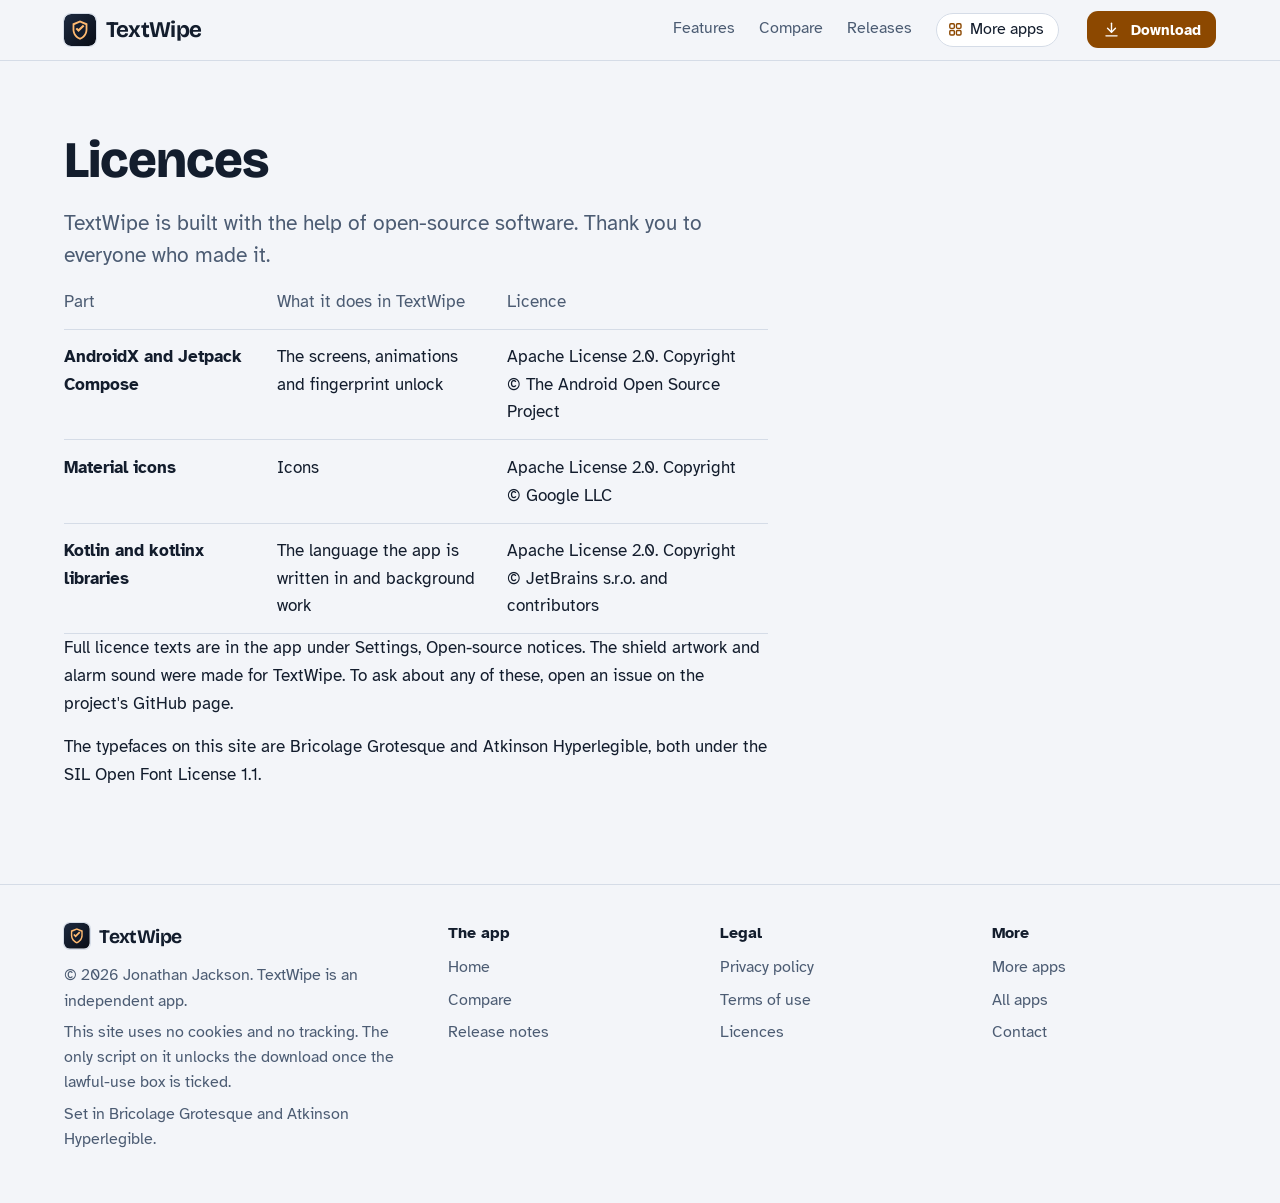
<file: licences.html>
<!DOCTYPE html>
<html lang="en-GB">
<head>
<meta charset="utf-8">
<meta name="viewport" content="width=device-width, initial-scale=1">
<title>TextWipe licences</title>
<meta name="description" content="The open-source parts inside TextWipe and their licences.">
<meta name="author" content="Jonathan Jackson">
<link rel="canonical" href="https://customgpter.github.io/textwipe/licences.html">
<meta name="theme-color" content="#f3f5f9" media="(prefers-color-scheme: light)">
<meta name="theme-color" content="#090d16" media="(prefers-color-scheme: dark)">
<meta property="og:type" content="website">
<meta property="og:site_name" content="TextWipe">
<meta property="og:title" content="TextWipe licences">
<meta property="og:description" content="The open-source parts inside TextWipe and their licences.">
<meta property="og:url" content="https://customgpter.github.io/textwipe/licences.html">
<meta property="og:image" content="https://customgpter.github.io/textwipe/assets/og.png">
<meta property="og:image:width" content="1200">
<meta property="og:image:height" content="630">
<meta property="og:image:alt" content="TextWipe&#x27;s Overview screen: a shield, Input paused, permission readiness and the chosen folders">
<meta property="og:locale" content="en_GB">
<meta name="twitter:card" content="summary_large_image">
<link rel="icon" href="./assets/favicon.svg" type="image/svg+xml">
<link rel="apple-touch-icon" href="./assets/apple-touch-icon.png">
<link rel="preload" href="./assets/fonts/bricolage-grotesque-latin.woff2" as="font" type="font/woff2" crossorigin>
<link rel="preload" href="./assets/fonts/atkinson-hyperlegible-latin-400-normal.woff2" as="font" type="font/woff2" crossorigin>
<link rel="stylesheet" href="./assets/site.css?v=1">
<link rel="stylesheet" href="./assets/house.css?v=1">
<link rel="stylesheet" href="./assets/apps-list.css?v=1">
<script src="./assets/apps-list.js?v=1" defer></script>
</head>
<body>
<a class="skip" href="#main">Skip to content</a>
<header class="masthead">
<div class="wrap">
<a class="brand" href="./" aria-label="TextWipe home"><svg viewBox="0 0 108 108" aria-hidden="true"><defs><linearGradient id="twbg" x1="0" y1="0" x2="1" y2="1"><stop offset="0" stop-color="#1D2A40"/><stop offset="1" stop-color="#090D16"/></linearGradient></defs><rect width="108" height="108" rx="24" fill="url(#twbg)"/><path fill="#FFBA70" d="M54,22L79,32v20c0,17 -11,29 -25,35C40,81 29,69 29,52V32z"/><path fill="#121C2D" d="M54,29L73,37v15c0,13 -8,23 -19,28C43,75 35,65 35,52V37z"/><path fill="#FFBA70" d="M49,61l-10,-10 5,-5 5,5 15,-15 5,5z"/></svg><span>TextWipe</span></a>
<nav aria-label="Main"><ul><li><a href="./#features">Features</a></li><li><a href="./compare.html">Compare</a></li><li><a href="./releases.html">Releases</a></li><li><a class="more-apps" href="./more-apps.html"><svg class="ico" viewBox="0 0 24 24" aria-hidden="true"><rect x="4" y="4" width="6.5" height="6.5" rx="1.6"/><rect x="13.5" y="4" width="6.5" height="6.5" rx="1.6"/><rect x="4" y="13.5" width="6.5" height="6.5" rx="1.6"/><rect x="13.5" y="13.5" width="6.5" height="6.5" rx="1.6"/></svg>More apps</a></li></ul></nav>
<a class="button small" href="./#download"><svg class="ico" viewBox="0 0 24 24" aria-hidden="true"><path d="M12 4v11"/><path d="M7 10.5l5 5 5-5"/><path d="M5 20h14"/></svg>Download</a>
</div>
</header>
<main id="main" class="doc">
<div class="wrap">
<div class="measure">
<h1>Licences</h1>
<p class="lede">TextWipe is built with the help of open-source software. Thank you to everyone who made it.</p>
<div class="scroll"><table><thead><tr><th scope="col">Part</th><th scope="col">What it does in TextWipe</th><th scope="col">Licence</th></tr></thead><tbody><tr><th scope="row">AndroidX and Jetpack Compose</th><td>The screens, animations and fingerprint unlock</td><td>Apache License 2.0. Copyright &copy; The Android Open Source Project</td></tr><tr><th scope="row">Material icons</th><td>Icons</td><td>Apache License 2.0. Copyright &copy; Google LLC</td></tr><tr><th scope="row">Kotlin and kotlinx libraries</th><td>The language the app is written in and background work</td><td>Apache License 2.0. Copyright &copy; JetBrains s.r.o. and contributors</td></tr></tbody></table></div>
<p>Full licence texts are in the app under Settings, Open-source notices. The shield artwork and alarm sound were made for TextWipe. To ask about any of these, open an issue on the project's GitHub page.</p>
<p>The typefaces on this site are Bricolage Grotesque and Atkinson Hyperlegible, both under the SIL Open Font License 1.1.</p>
</div>
</div>
</main>
<footer class="colophon">
<div class="wrap">
<div>
<a class="brand" href="./" aria-label="TextWipe home"><svg viewBox="0 0 108 108" aria-hidden="true"><defs><linearGradient id="twbg" x1="0" y1="0" x2="1" y2="1"><stop offset="0" stop-color="#1D2A40"/><stop offset="1" stop-color="#090D16"/></linearGradient></defs><rect width="108" height="108" rx="24" fill="url(#twbg)"/><path fill="#FFBA70" d="M54,22L79,32v20c0,17 -11,29 -25,35C40,81 29,69 29,52V32z"/><path fill="#121C2D" d="M54,29L73,37v15c0,13 -8,23 -19,28C43,75 35,65 35,52V37z"/><path fill="#FFBA70" d="M49,61l-10,-10 5,-5 5,5 15,-15 5,5z"/></svg><span>TextWipe</span></a>
<p>&copy; 2026 Jonathan Jackson. TextWipe is an independent app.</p>
<p>This site uses no cookies and no tracking. The only script on it unlocks the download once the lawful-use box is ticked.</p>
<p>Set in Bricolage Grotesque and Atkinson Hyperlegible.</p>
</div>
<nav aria-label="The app"><h2>The app</h2><ul>
<li><a href="./">Home</a></li>
<li><a href="./compare.html">Compare</a></li>
<li><a href="./releases.html">Release notes</a></li>

</ul></nav>
<nav aria-label="Legal"><h2>Legal</h2><ul>
<li><a href="./privacy.html">Privacy policy</a></li>
<li><a href="./terms.html">Terms of use</a></li>
<li><a href="./licences.html">Licences</a></li>
</ul></nav>
<nav aria-label="More"><h2>More</h2><ul>
<li><a href="./more-apps.html">More apps</a></li>
<li><a href="https://customgpter.github.io/">All apps</a></li>
<li><a href="https://github.com/CustomGPTer/textwipe/issues">Contact</a></li>
</ul></nav>
</div>
</footer>
</body>
</html>
</file>
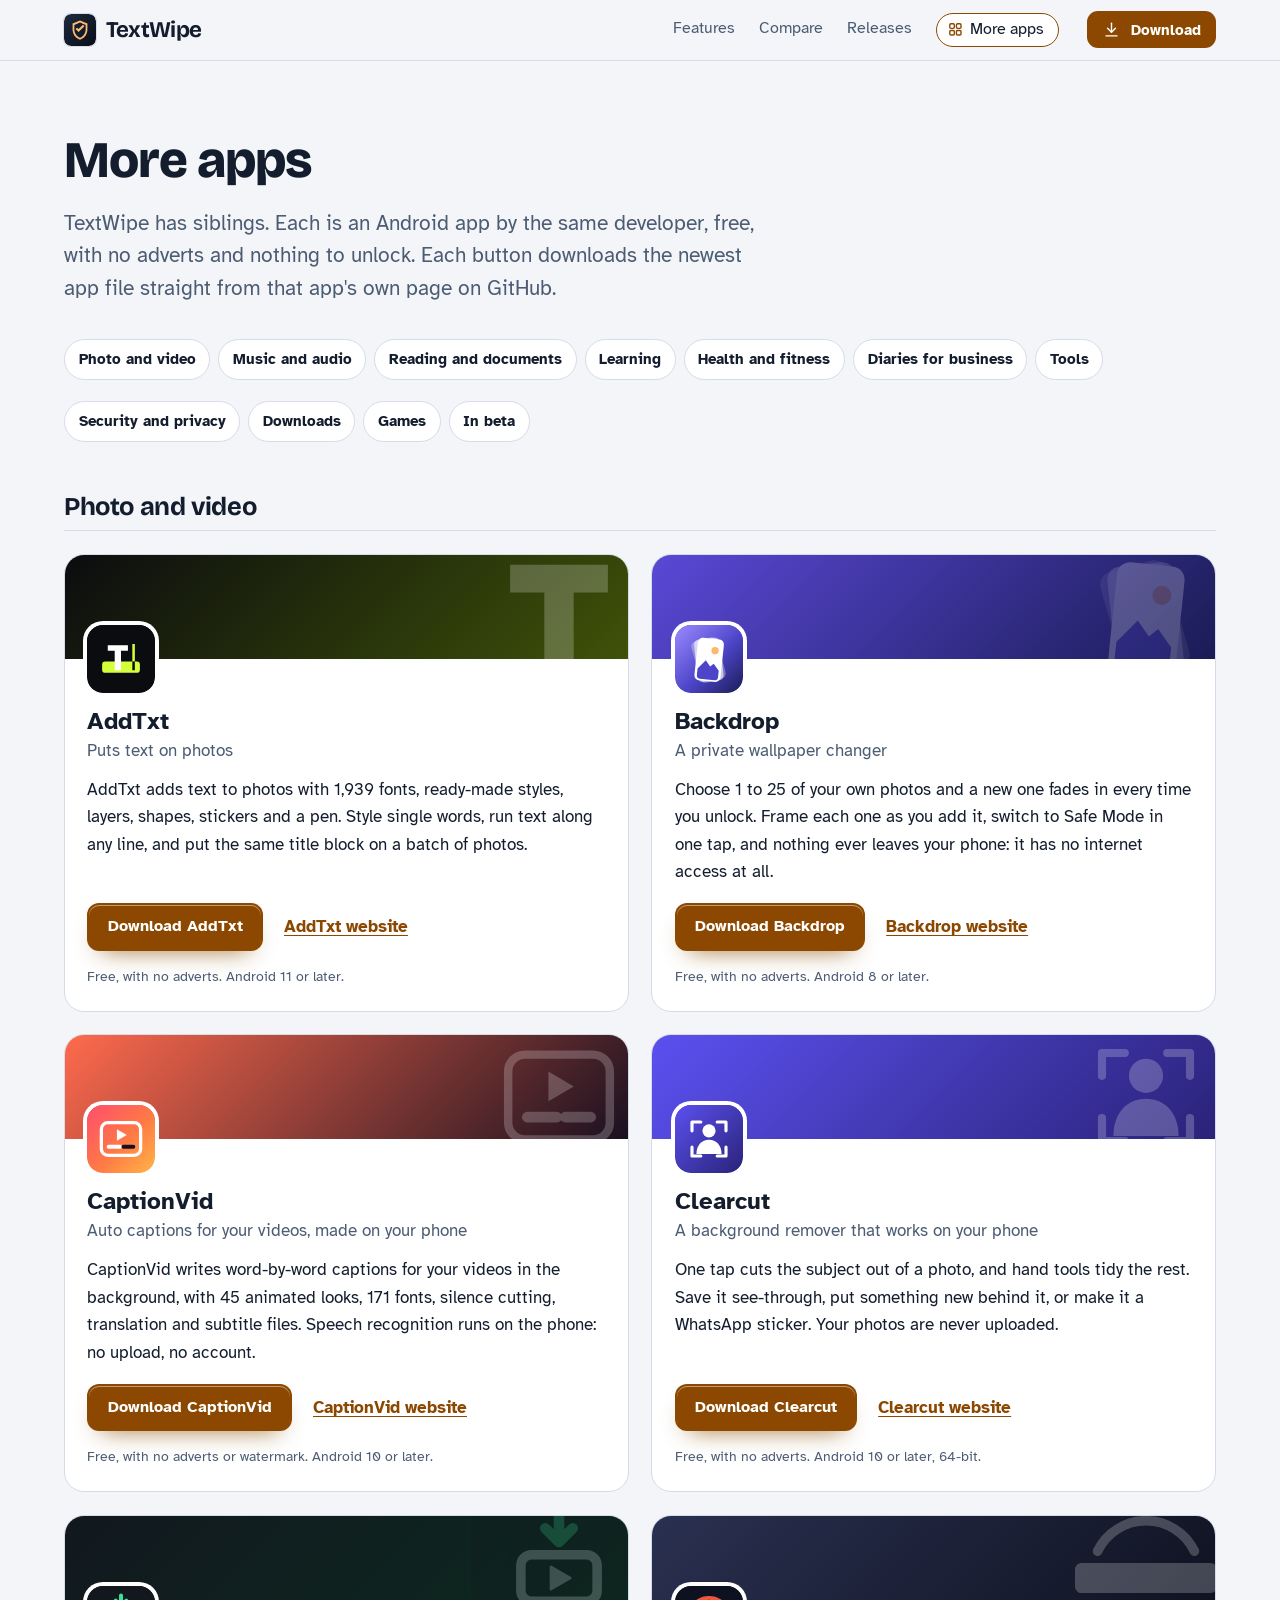
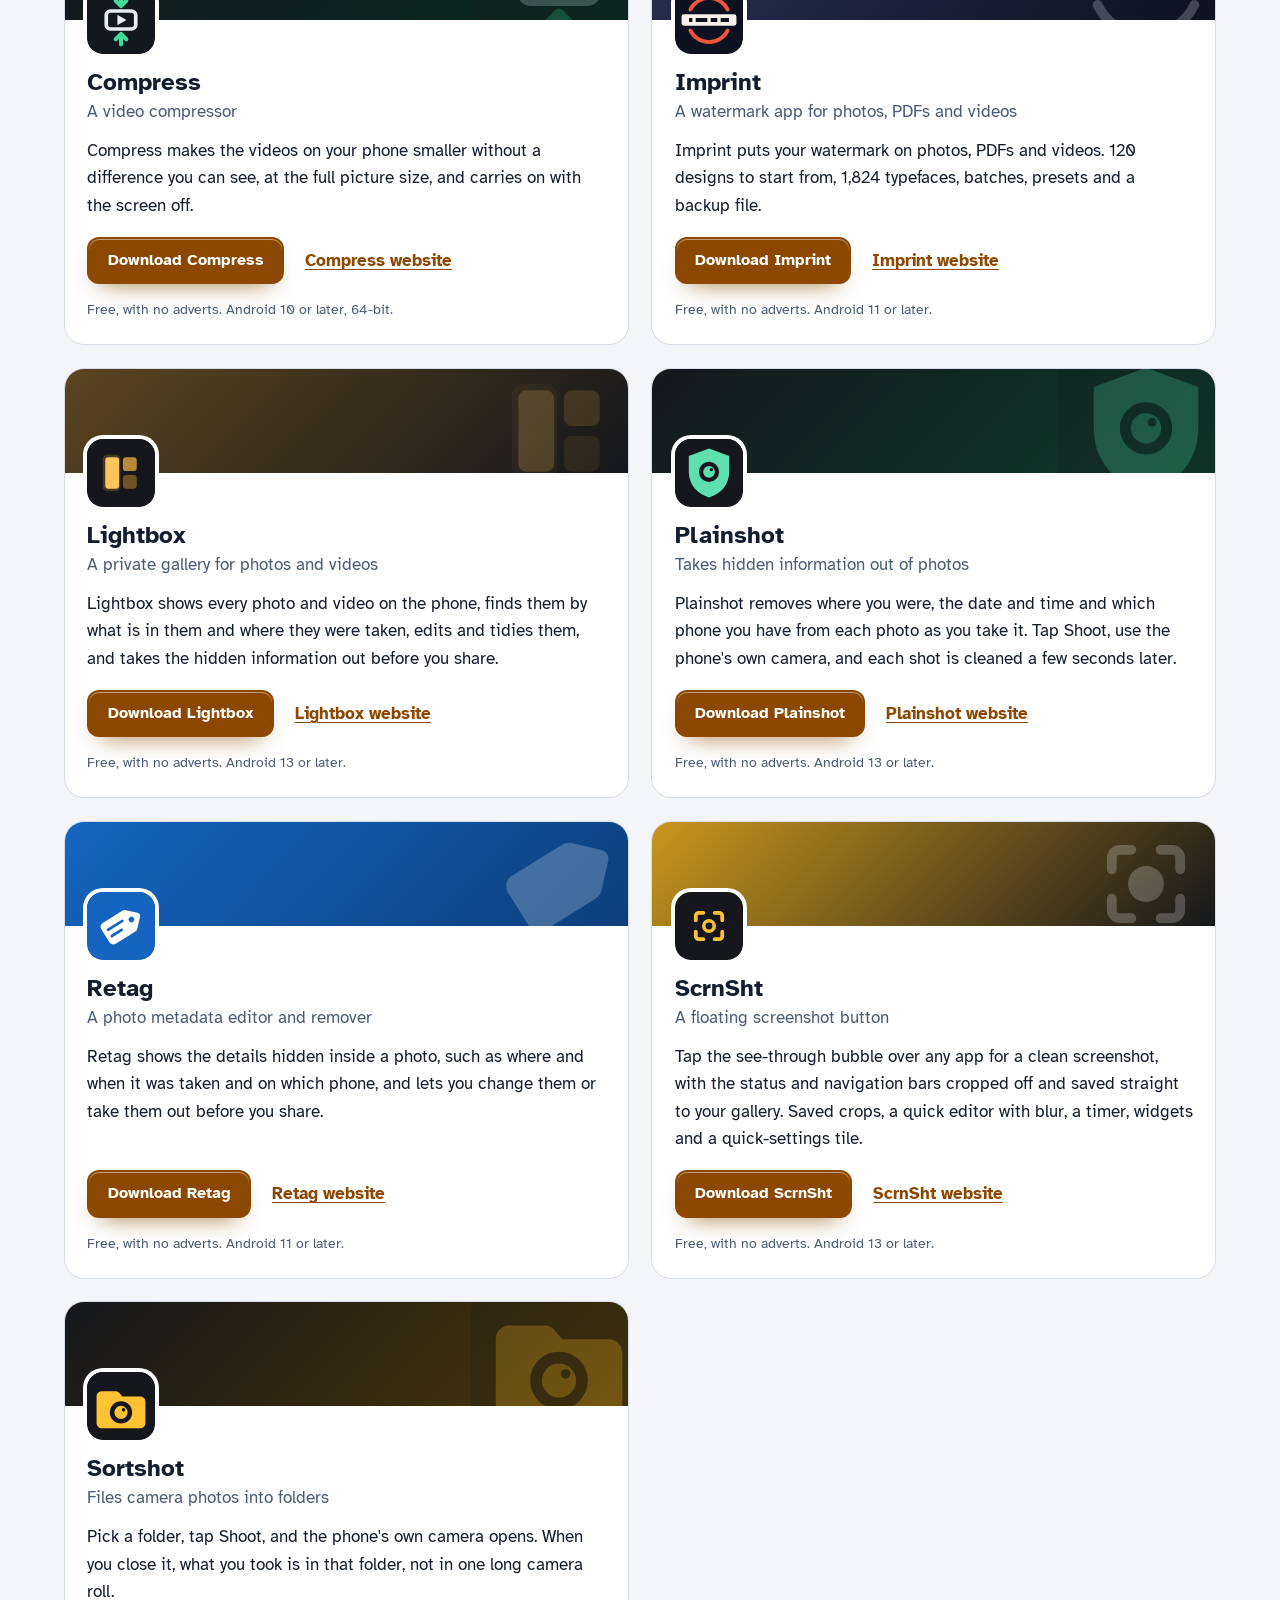
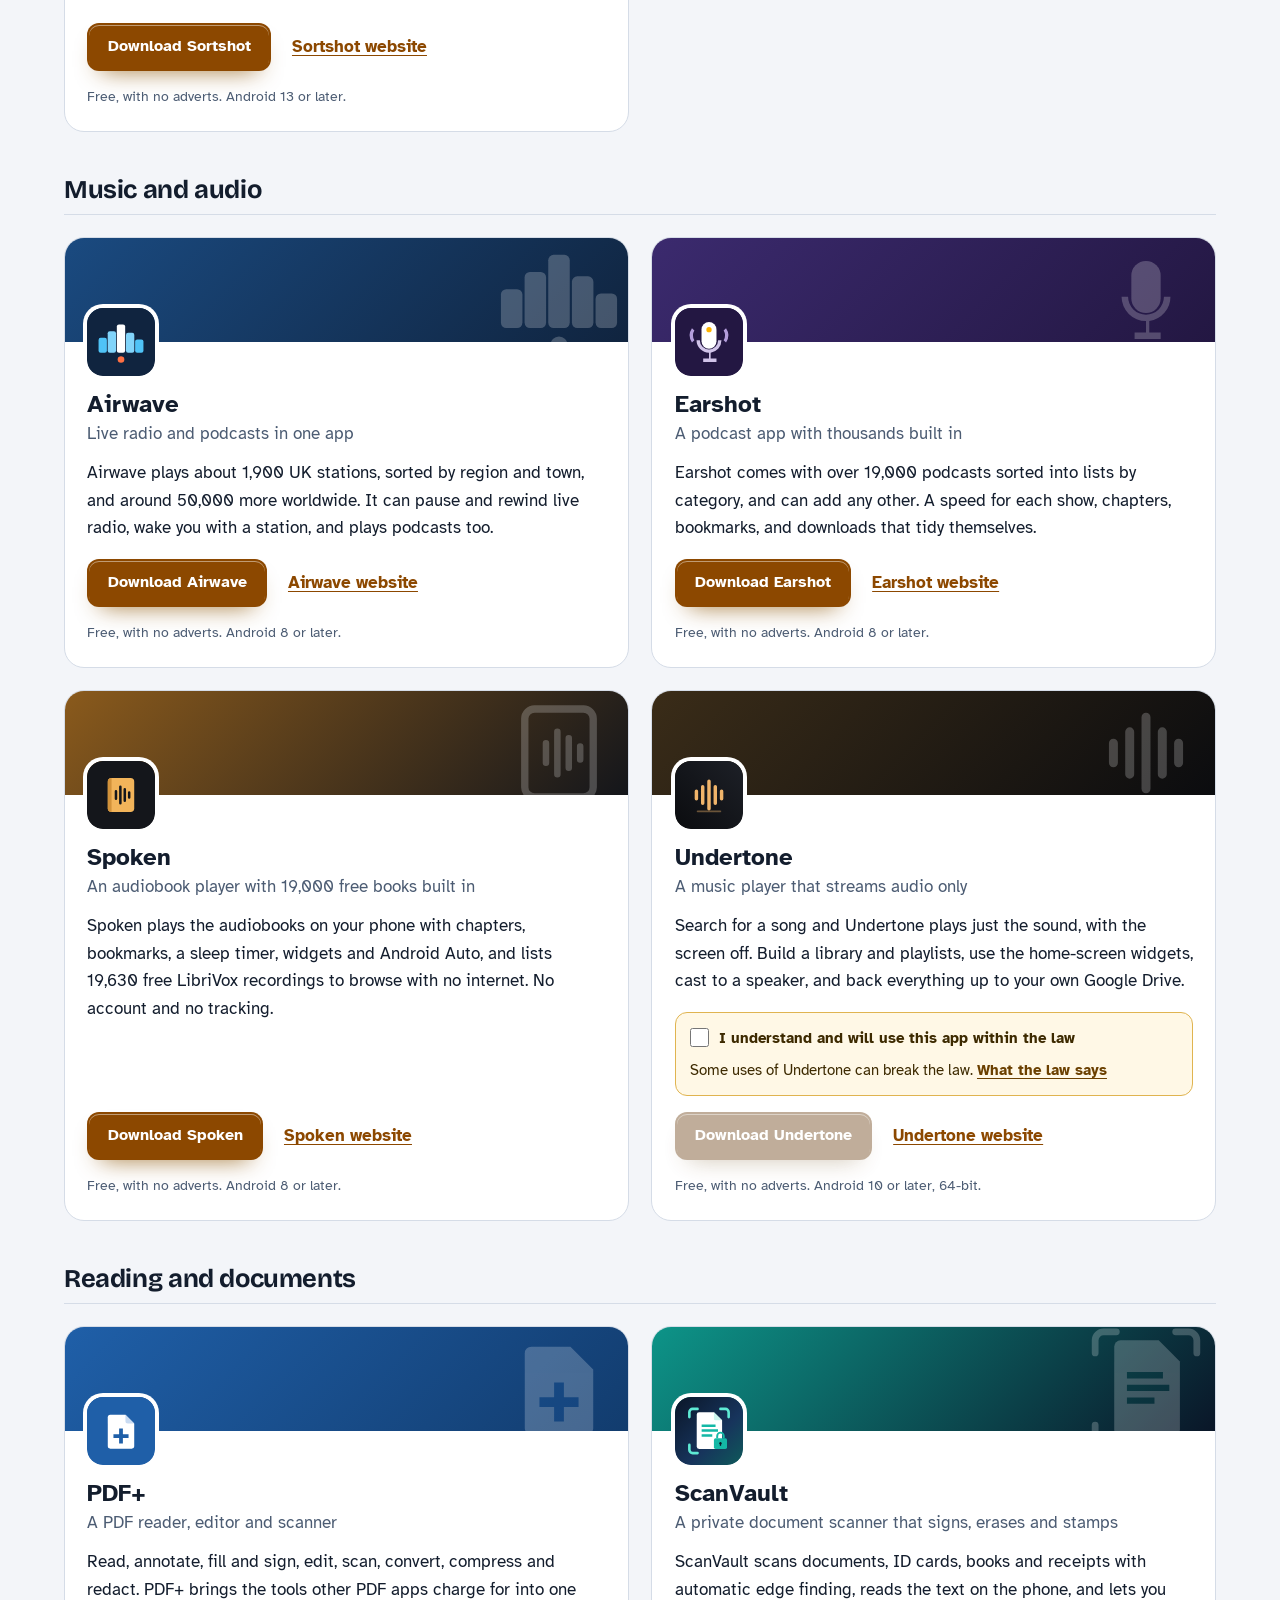
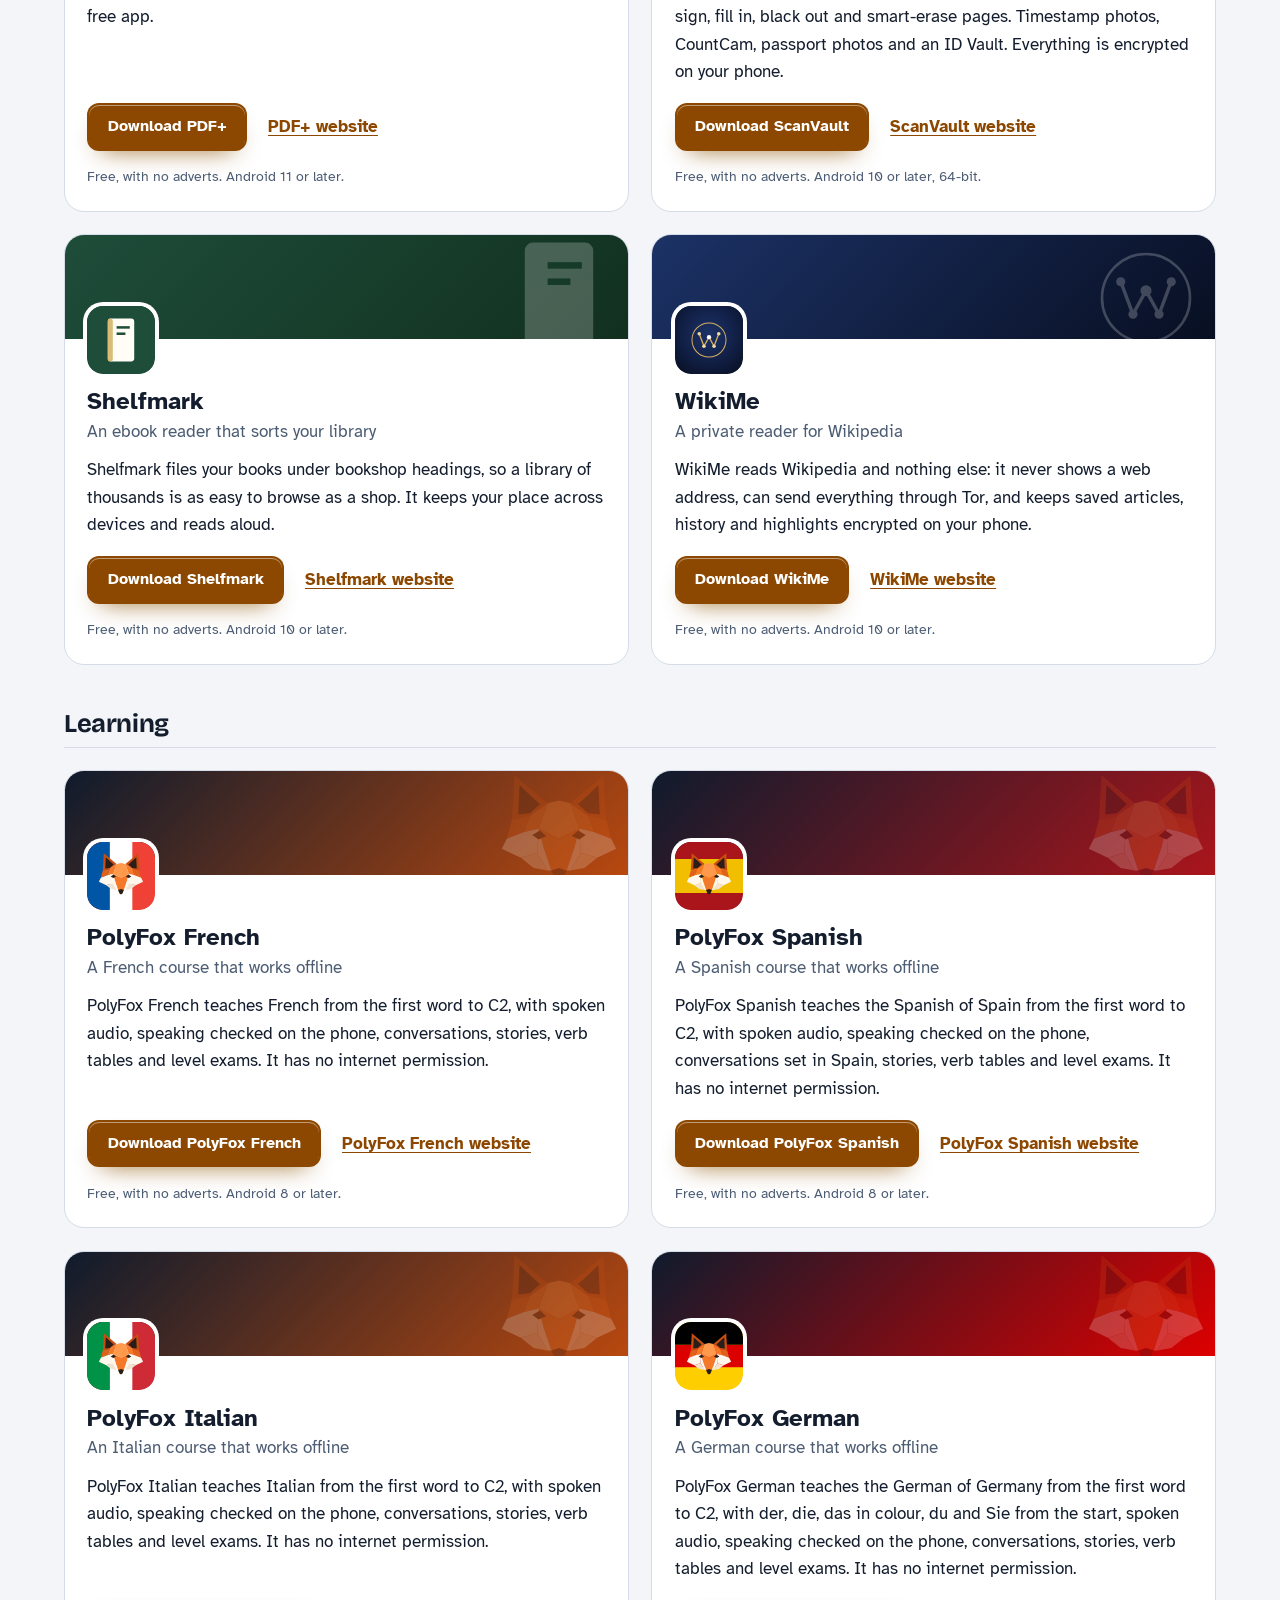
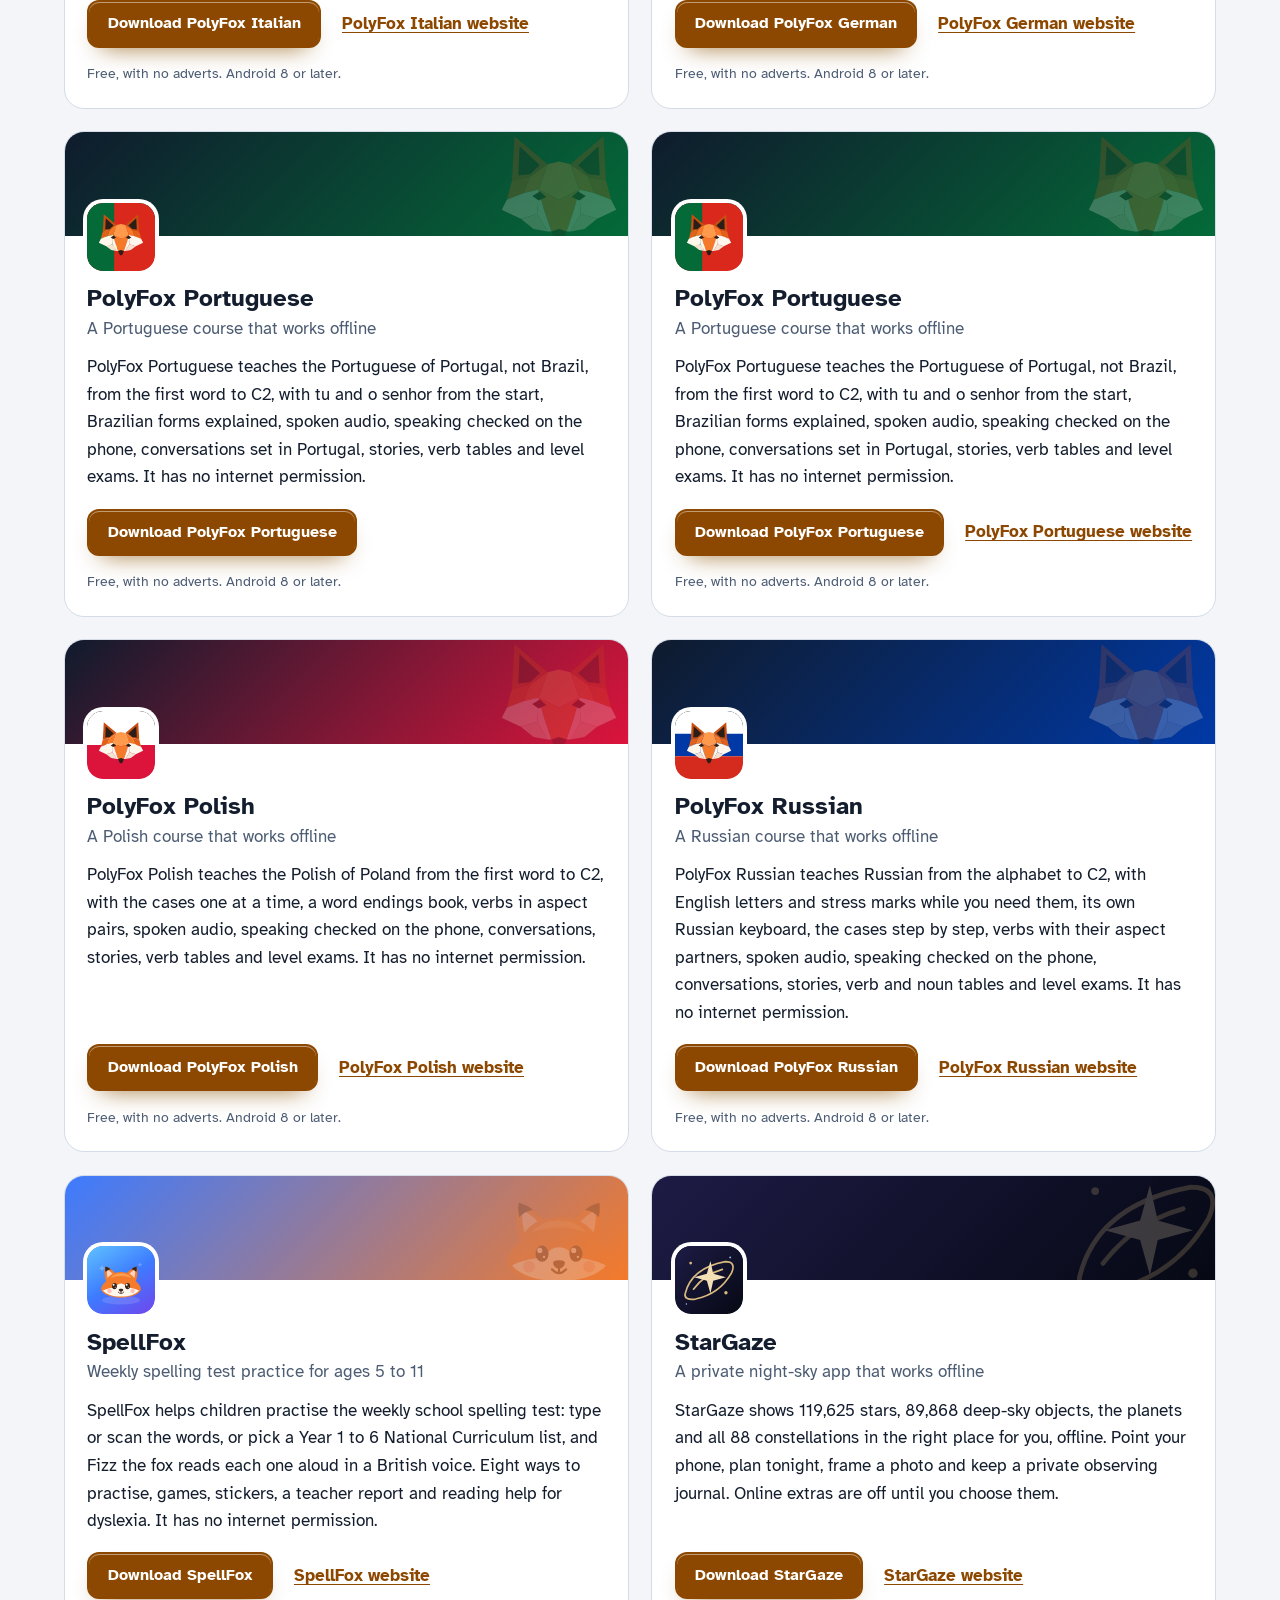
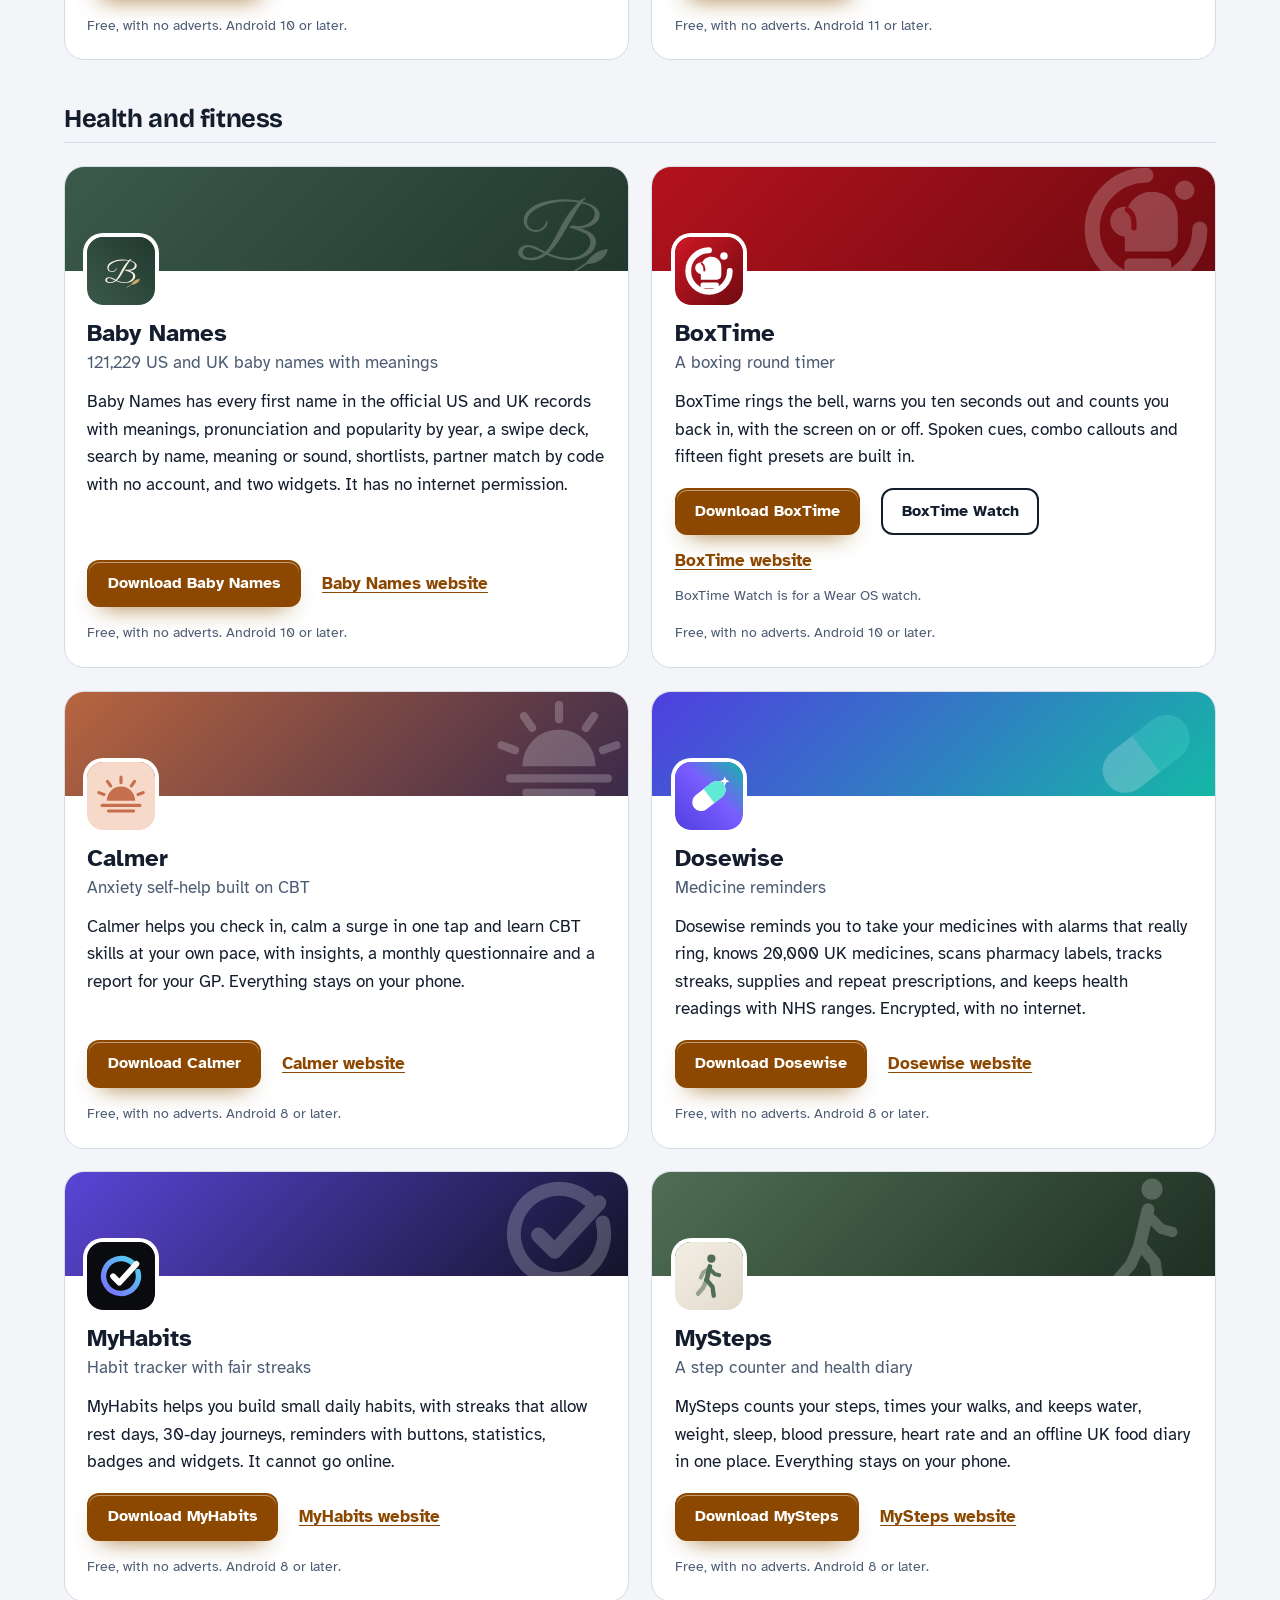
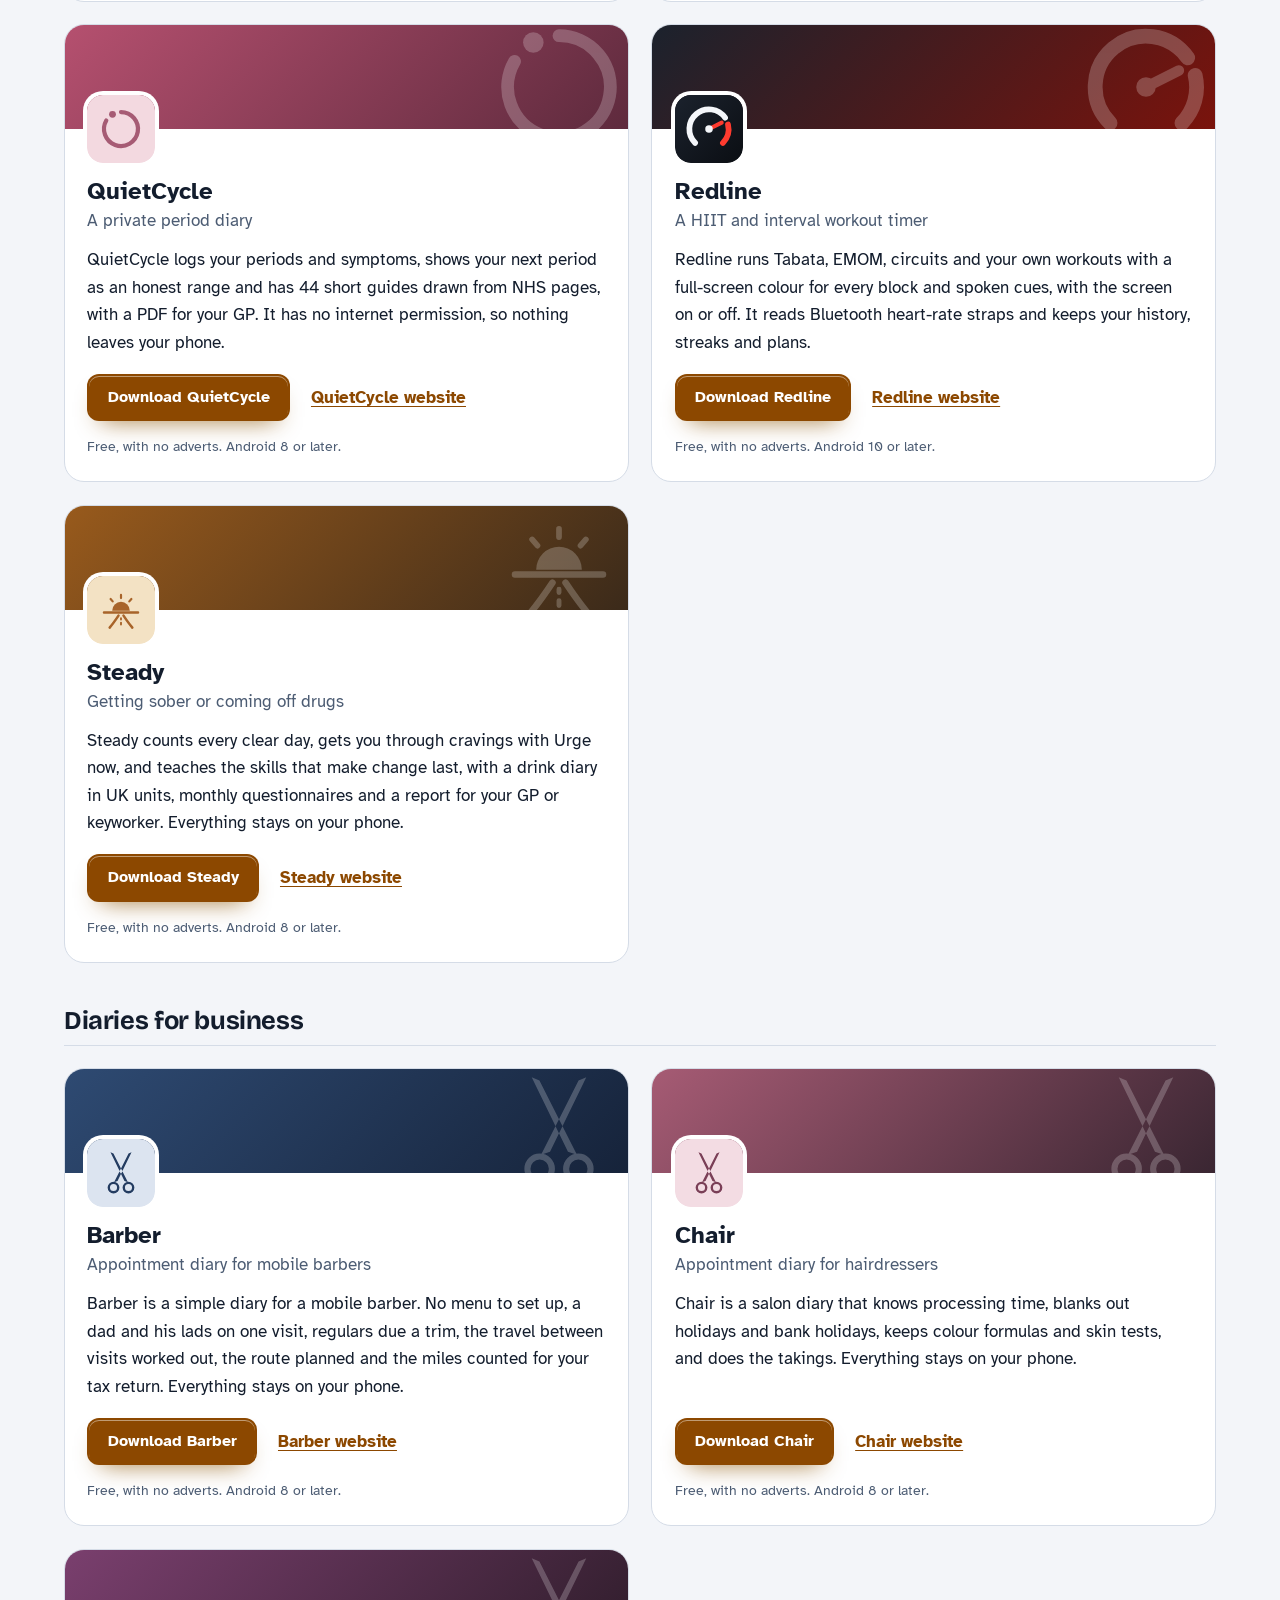
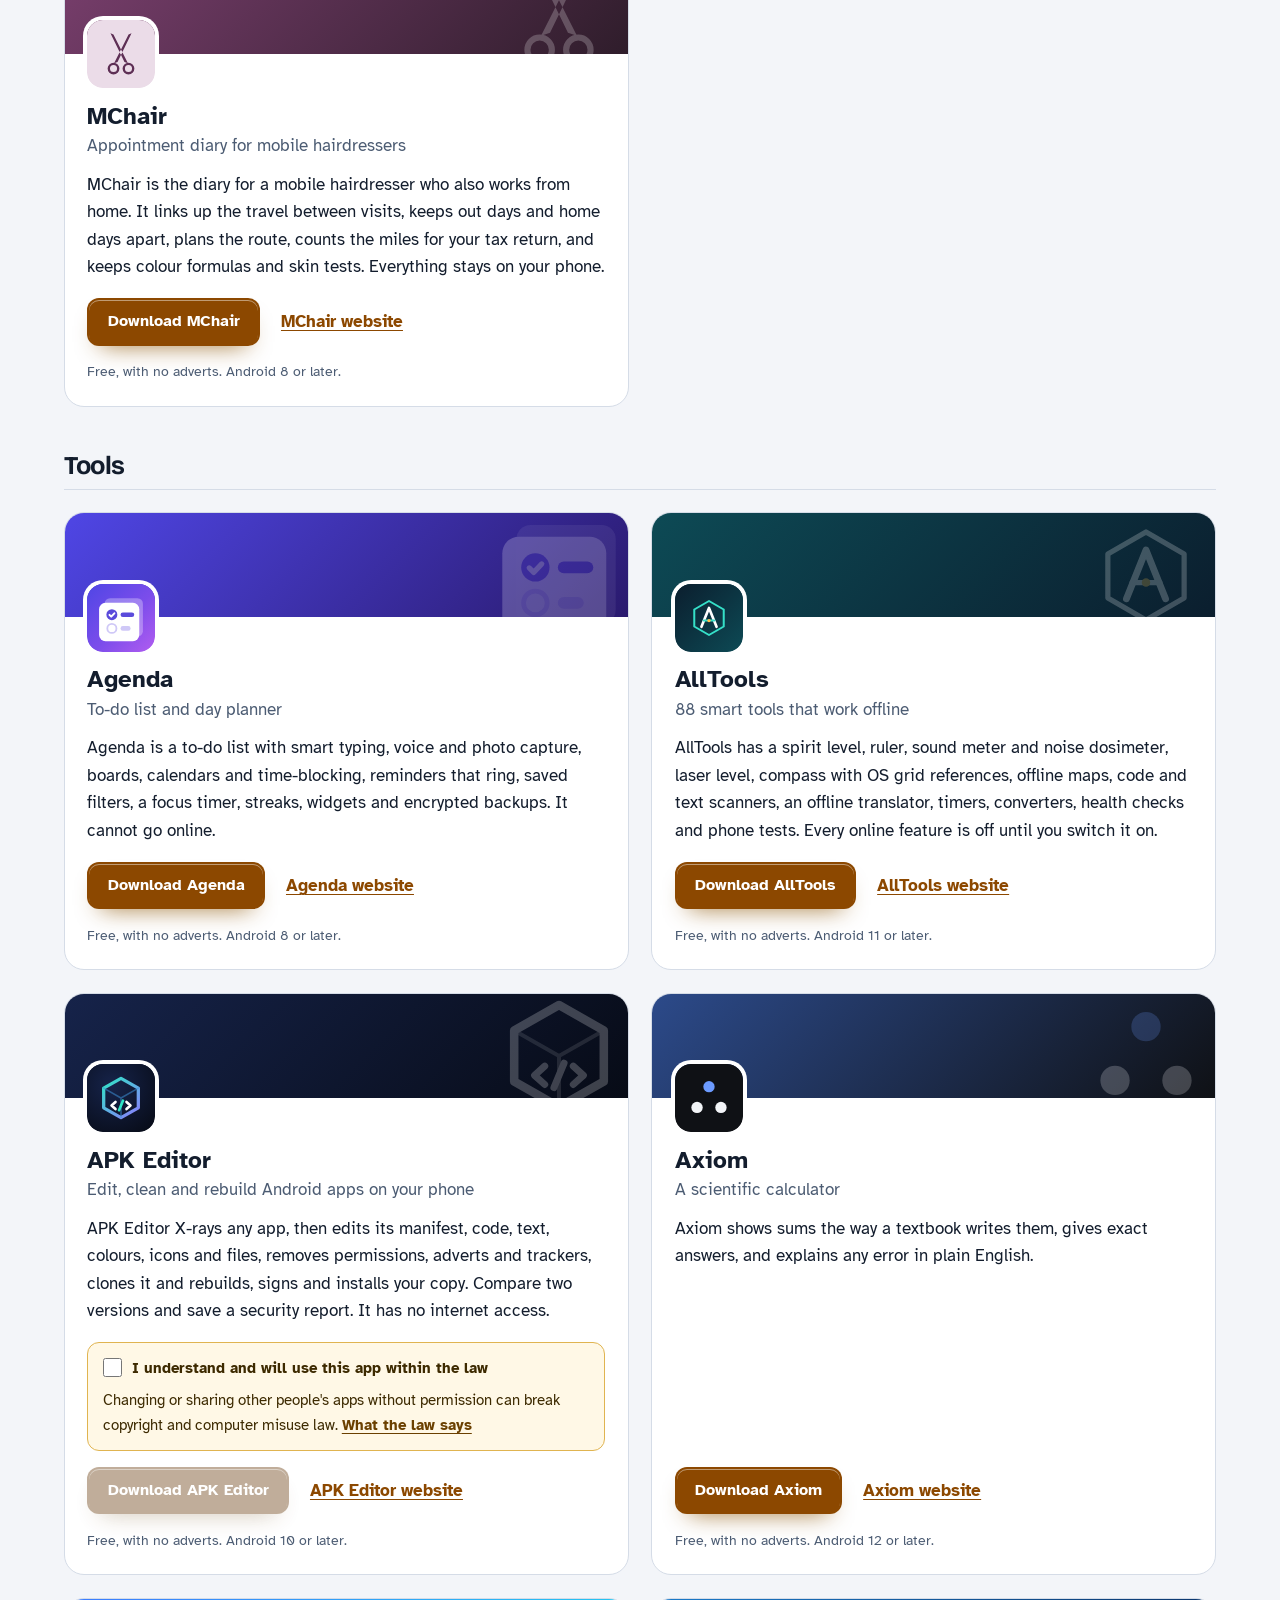
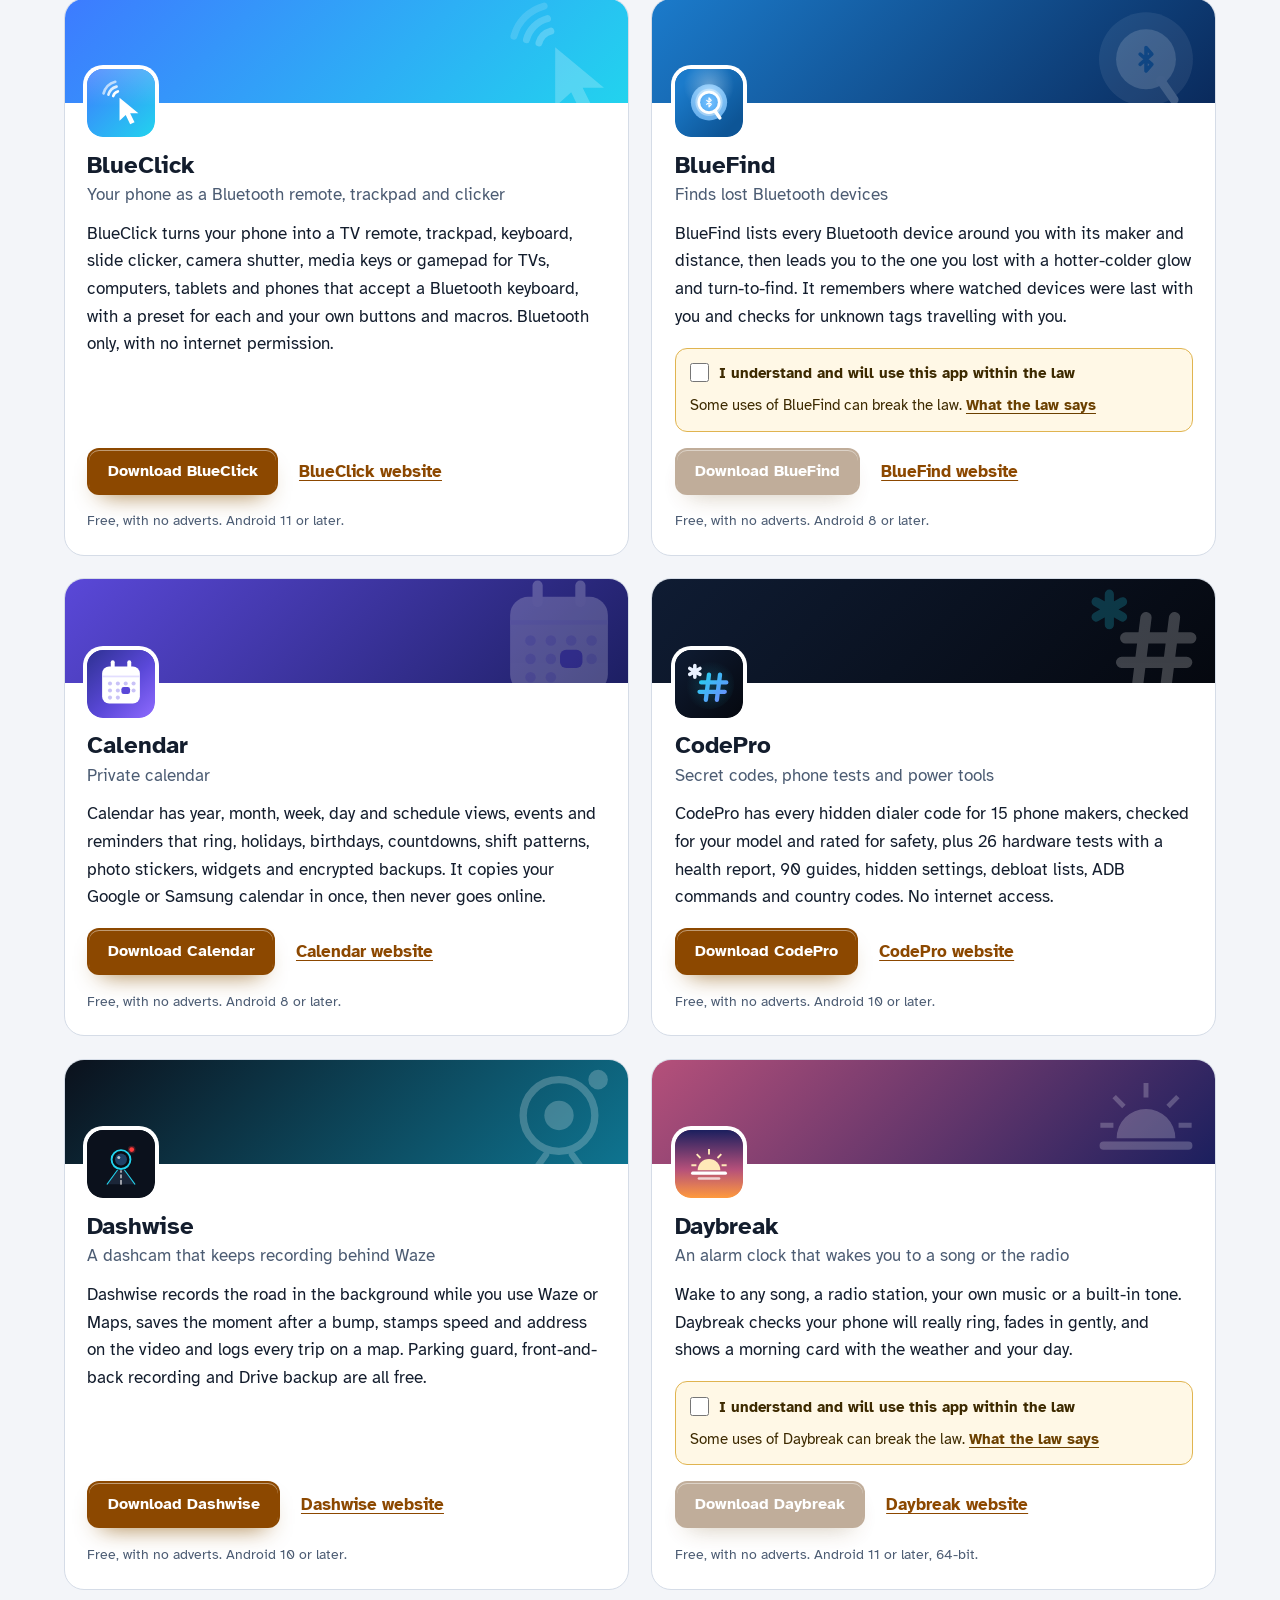
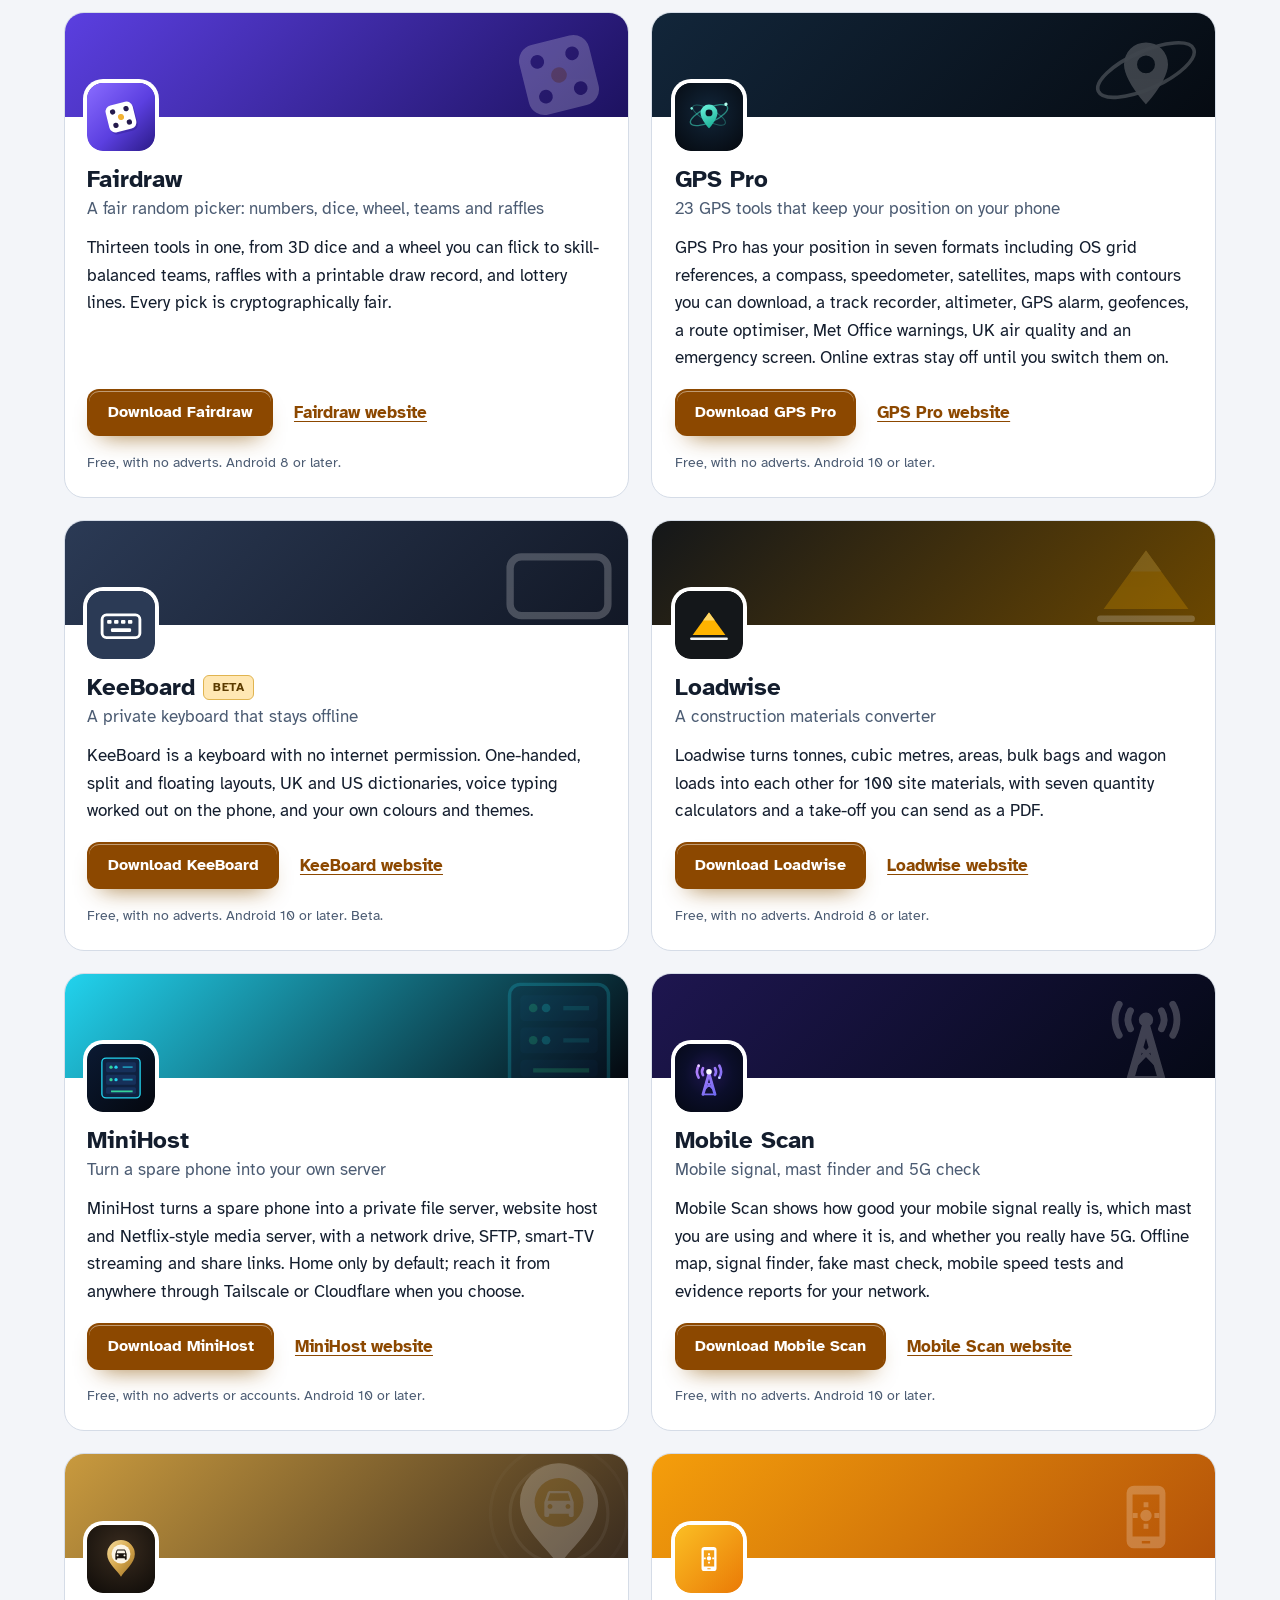
<file: more-apps.html>
<!DOCTYPE html>
<html lang="en-GB">
<head>
<meta charset="utf-8">
<meta name="viewport" content="width=device-width, initial-scale=1">
<title>More free Android apps from the maker of TextWipe</title>
<meta name="description" content="All 99 free Android apps from the maker of TextWipe, in one list by category, each with its download and a link to its website.">
<meta name="author" content="Jonathan Jackson">
<link rel="canonical" href="https://customgpter.github.io/textwipe/more-apps.html">
<meta name="theme-color" content="#f3f5f9" media="(prefers-color-scheme: light)">
<meta name="theme-color" content="#090d16" media="(prefers-color-scheme: dark)">
<meta property="og:type" content="website">
<meta property="og:site_name" content="TextWipe">
<meta property="og:title" content="More free Android apps from the maker of TextWipe">
<meta property="og:description" content="All 99 free Android apps from the maker of TextWipe, in one list by category, each with its download and a link to its website.">
<meta property="og:url" content="https://customgpter.github.io/textwipe/more-apps.html">
<meta property="og:image" content="https://customgpter.github.io/textwipe/assets/og.png">
<meta property="og:image:width" content="1200">
<meta property="og:image:height" content="630">
<meta property="og:image:alt" content="TextWipe&#x27;s Overview screen: a shield, Input paused, permission readiness and the chosen folders">
<meta property="og:locale" content="en_GB">
<meta name="twitter:card" content="summary_large_image">
<link rel="icon" href="./assets/favicon.svg" type="image/svg+xml">
<link rel="apple-touch-icon" href="./assets/apple-touch-icon.png">
<link rel="preload" href="./assets/fonts/bricolage-grotesque-latin.woff2" as="font" type="font/woff2" crossorigin>
<link rel="preload" href="./assets/fonts/atkinson-hyperlegible-latin-400-normal.woff2" as="font" type="font/woff2" crossorigin>
<link rel="stylesheet" href="./assets/site.css?v=1">
<link rel="stylesheet" href="./assets/house.css?v=1">
<script type="application/ld+json">{"@context":"https://schema.org","@type":"ItemList","name":"Apps from the maker of TextWipe","url":"https://customgpter.github.io/textwipe/more-apps.html","itemListElement":[{"@type":"ListItem","position":1,"name":"AddTxt","url":"https://customgpter.github.io/addtxt/"},{"@type":"ListItem","position":2,"name":"Backdrop","url":"https://customgpter.github.io/backdrop/"},{"@type":"ListItem","position":3,"name":"CaptionVid","url":"https://customgpter.github.io/captionvid/"},{"@type":"ListItem","position":4,"name":"Clearcut","url":"https://customgpter.github.io/clearcut/"},{"@type":"ListItem","position":5,"name":"Compress","url":"https://customgpter.github.io/compress/"},{"@type":"ListItem","position":6,"name":"Imprint","url":"https://customgpter.github.io/imprint/"},{"@type":"ListItem","position":7,"name":"Lightbox","url":"https://customgpter.github.io/lightbox/"},{"@type":"ListItem","position":8,"name":"Plainshot","url":"https://customgpter.github.io/plainshot/"},{"@type":"ListItem","position":9,"name":"Retag","url":"https://customgpter.github.io/retag/"},{"@type":"ListItem","position":10,"name":"ScrnSht","url":"https://customgpter.github.io/scrnsht/"},{"@type":"ListItem","position":11,"name":"Sortshot","url":"https://customgpter.github.io/sortshot/"},{"@type":"ListItem","position":12,"name":"Airwave","url":"https://customgpter.github.io/airwave/"},{"@type":"ListItem","position":13,"name":"Earshot","url":"https://customgpter.github.io/earshot/"},{"@type":"ListItem","position":14,"name":"Spoken","url":"https://customgpter.github.io/spoken/"},{"@type":"ListItem","position":15,"name":"Undertone","url":"https://customgpter.github.io/undertone/"},{"@type":"ListItem","position":16,"name":"PDF+","url":"https://customgpter.github.io/pdfplus/"},{"@type":"ListItem","position":17,"name":"ScanVault","url":"https://customgpter.github.io/scanvault/"},{"@type":"ListItem","position":18,"name":"Shelfmark","url":"https://customgpter.github.io/shelfmark/"},{"@type":"ListItem","position":19,"name":"WikiMe","url":"https://customgpter.github.io/wikime/"},{"@type":"ListItem","position":20,"name":"PolyFox French","url":"https://customgpter.github.io/polyfox/"},{"@type":"ListItem","position":21,"name":"PolyFox German","url":"https://customgpter.github.io/polyfox-german/"},{"@type":"ListItem","position":22,"name":"PolyFox Portuguese","url":"https://customgpter.github.io/polyfox-portuguese/"},{"@type":"ListItem","position":23,"name":"PolyFox Polish","url":"https://customgpter.github.io/polyfox-polish/"},{"@type":"ListItem","position":24,"name":"PolyFox Russian","url":"https://customgpter.github.io/polyfox-russian/"},{"@type":"ListItem","position":25,"name":"SpellFox","url":"https://customgpter.github.io/spellfox/"},{"@type":"ListItem","position":26,"name":"StarGaze","url":"https://customgpter.github.io/stargaze/"},{"@type":"ListItem","position":27,"name":"Baby Names","url":"https://customgpter.github.io/babynames/"},{"@type":"ListItem","position":28,"name":"BoxTime","url":"https://customgpter.github.io/boxtime/"},{"@type":"ListItem","position":29,"name":"Calmer","url":"https://customgpter.github.io/calmer/"},{"@type":"ListItem","position":30,"name":"Dosewise","url":"https://customgpter.github.io/dosewise/"},{"@type":"ListItem","position":31,"name":"MyHabits","url":"https://customgpter.github.io/myhabits/"},{"@type":"ListItem","position":32,"name":"MySteps","url":"https://customgpter.github.io/mysteps/"},{"@type":"ListItem","position":33,"name":"QuietCycle","url":"https://customgpter.github.io/quietcycle/"},{"@type":"ListItem","position":34,"name":"Redline","url":"https://customgpter.github.io/redline/"},{"@type":"ListItem","position":35,"name":"Steady","url":"https://customgpter.github.io/steady/"},{"@type":"ListItem","position":36,"name":"Barber","url":"https://customgpter.github.io/barber/"},{"@type":"ListItem","position":37,"name":"Chair","url":"https://customgpter.github.io/chair/"},{"@type":"ListItem","position":38,"name":"MChair","url":"https://customgpter.github.io/mchair/"},{"@type":"ListItem","position":39,"name":"Agenda","url":"https://customgpter.github.io/agenda/"},{"@type":"ListItem","position":40,"name":"AllTools","url":"https://customgpter.github.io/alltools/"},{"@type":"ListItem","position":41,"name":"APK Editor","url":"https://customgpter.github.io/apkeditor/"},{"@type":"ListItem","position":42,"name":"Axiom","url":"https://customgpter.github.io/axiom/"},{"@type":"ListItem","position":43,"name":"BlueClick","url":"https://customgpter.github.io/blueclick/"},{"@type":"ListItem","position":44,"name":"BlueFind","url":"https://customgpter.github.io/bluefind/"},{"@type":"ListItem","position":45,"name":"Calendar","url":"https://customgpter.github.io/calendar/"},{"@type":"ListItem","position":46,"name":"CodePro","url":"https://customgpter.github.io/codepro/"},{"@type":"ListItem","position":47,"name":"Dashwise","url":"https://customgpter.github.io/dashwise/"},{"@type":"ListItem","position":48,"name":"Daybreak","url":"https://customgpter.github.io/daybreak/"},{"@type":"ListItem","position":49,"name":"Fairdraw","url":"https://customgpter.github.io/fairdraw/"},{"@type":"ListItem","position":50,"name":"GPS Pro","url":"https://customgpter.github.io/gpspro/"},{"@type":"ListItem","position":51,"name":"KeeBoard","url":"https://customgpter.github.io/keeboard/"},{"@type":"ListItem","position":52,"name":"Loadwise","url":"https://customgpter.github.io/loadwise/"},{"@type":"ListItem","position":53,"name":"MiniHost","url":"https://customgpter.github.io/minihost/"},{"@type":"ListItem","position":54,"name":"Mobile Scan","url":"https://customgpter.github.io/mobilescan/"},{"@type":"ListItem","position":55,"name":"Parkwise","url":"https://customgpter.github.io/parkwise/"},{"@type":"ListItem","position":56,"name":"Pocketmind","url":"https://customgpter.github.io/pocketmind/"},{"@type":"ListItem","position":57,"name":"Refine","url":"https://customgpter.github.io/refine/"},{"@type":"ListItem","position":58,"name":"Shiftwise","url":"https://customgpter.github.io/shiftwise/"},{"@type":"ListItem","position":59,"name":"SimpleCalc","url":"https://customgpter.github.io/simplecalc/"},{"@type":"ListItem","position":60,"name":"Skyline","url":"https://customgpter.github.io/skyline/"},{"@type":"ListItem","position":61,"name":"Slipway","url":"https://customgpter.github.io/slipway/"},{"@type":"ListItem","position":62,"name":"Tagger","url":"https://customgpter.github.io/tagger/"},{"@type":"ListItem","position":63,"name":"TotalClean","url":"https://customgpter.github.io/totalclean/"},{"@type":"ListItem","position":64,"name":"TVLink","url":"https://customgpter.github.io/tvlink/"},{"@type":"ListItem","position":65,"name":"Unbox","url":"https://customgpter.github.io/unbox/"},{"@type":"ListItem","position":66,"name":"WhatsKeep","url":"https://customgpter.github.io/whatskeep/"},{"@type":"ListItem","position":67,"name":"WiFi Scan","url":"https://customgpter.github.io/wifiscan/"},{"@type":"ListItem","position":68,"name":"Auditly","url":"https://customgpter.github.io/auditly/"},{"@type":"ListItem","position":69,"name":"Backchannel","url":"https://customgpter.github.io/backchannel/"},{"@type":"ListItem","position":70,"name":"ENotes","url":"https://customgpter.github.io/enotes/"},{"@type":"ListItem","position":71,"name":"FindMe","url":"https://customgpter.github.io/findme/"},{"@type":"ListItem","position":72,"name":"iLock","url":"https://customgpter.github.io/ilock/"},{"@type":"ListItem","position":73,"name":"ImSafe","url":"https://customgpter.github.io/imsafe/"},{"@type":"ListItem","position":74,"name":"IShred","url":"https://customgpter.github.io/ishred/"},{"@type":"ListItem","position":75,"name":"LockBox","url":"https://customgpter.github.io/lockbox/"},{"@type":"ListItem","position":76,"name":"PassVault","url":"https://customgpter.github.io/passvault/"},{"@type":"ListItem","position":77,"name":"SpyFind","url":"https://customgpter.github.io/spyfind/"},{"@type":"ListItem","position":78,"name":"TextWipe","url":"https://customgpter.github.io/textwipe/"},{"@type":"ListItem","position":79,"name":"Tracewire","url":"https://customgpter.github.io/tracewire/"},{"@type":"ListItem","position":80,"name":"Vigil","url":"https://customgpter.github.io/vigil/"},{"@type":"ListItem","position":81,"name":"Grab","url":"https://customgpter.github.io/grab/"},{"@type":"ListItem","position":82,"name":"Swarm","url":"https://customgpter.github.io/swarm/"},{"@type":"ListItem","position":83,"name":"Plane Games","url":"https://customgpter.github.io/plane-games/"},{"@type":"ListItem","position":84,"name":"Ninefold","url":"https://customgpter.github.io/ninefold/"},{"@type":"ListItem","position":85,"name":"Cubewise","url":"https://customgpter.github.io/cubewise/"},{"@type":"ListItem","position":86,"name":"Tilewise","url":"https://customgpter.github.io/tilewise/"},{"@type":"ListItem","position":87,"name":"Letterwise","url":"https://customgpter.github.io/letterwise/"},{"@type":"ListItem","position":88,"name":"Kingside","url":"https://customgpter.github.io/kingside/"},{"@type":"ListItem","position":89,"name":"Deckhand","url":"https://customgpter.github.io/deckhand/"},{"@type":"ListItem","position":90,"name":"SNESForge","url":"https://customgpter.github.io/snesforge/"},{"@type":"ListItem","position":91,"name":"Fame Boy","url":"https://customgpter.github.io/fameboy/"},{"@type":"ListItem","position":92,"name":"PSPPro","url":"https://customgpter.github.io/psppro/"},{"@type":"ListItem","position":93,"name":"MegaGen","url":"https://customgpter.github.io/megagen/"},{"@type":"ListItem","position":94,"name":"QVR","url":"https://customgpter.github.io/qvr/"},{"@type":"ListItem","position":95,"name":"QVR Watch","url":"https://customgpter.github.io/qvr-watch/"},{"@type":"ListItem","position":96,"name":"QVRLite","url":"https://customgpter.github.io/qvrlite/"},{"@type":"ListItem","position":97,"name":"Onionz","url":"https://customgpter.github.io/onionz/"},{"@type":"ListItem","position":98,"name":"OnionzWeb","url":"https://customgpter.github.io/onionzweb/"}]}</script>
<link rel="stylesheet" href="./assets/apps-list.css?v=1">
<script src="./assets/apps-list.js?v=1" defer></script>
</head>
<body>
<a class="skip" href="#main">Skip to content</a>
<header class="masthead">
<div class="wrap">
<a class="brand" href="./" aria-label="TextWipe home"><svg viewBox="0 0 108 108" aria-hidden="true"><defs><linearGradient id="twbg" x1="0" y1="0" x2="1" y2="1"><stop offset="0" stop-color="#1D2A40"/><stop offset="1" stop-color="#090D16"/></linearGradient></defs><rect width="108" height="108" rx="24" fill="url(#twbg)"/><path fill="#FFBA70" d="M54,22L79,32v20c0,17 -11,29 -25,35C40,81 29,69 29,52V32z"/><path fill="#121C2D" d="M54,29L73,37v15c0,13 -8,23 -19,28C43,75 35,65 35,52V37z"/><path fill="#FFBA70" d="M49,61l-10,-10 5,-5 5,5 15,-15 5,5z"/></svg><span>TextWipe</span></a>
<nav aria-label="Main"><ul><li><a href="./#features">Features</a></li><li><a href="./compare.html">Compare</a></li><li><a href="./releases.html">Releases</a></li><li><a class="more-apps" href="./more-apps.html" aria-current="page"><svg class="ico" viewBox="0 0 24 24" aria-hidden="true"><rect x="4" y="4" width="6.5" height="6.5" rx="1.6"/><rect x="13.5" y="4" width="6.5" height="6.5" rx="1.6"/><rect x="4" y="13.5" width="6.5" height="6.5" rx="1.6"/><rect x="13.5" y="13.5" width="6.5" height="6.5" rx="1.6"/></svg>More apps</a></li></ul></nav>
<a class="button small" href="./#download"><svg class="ico" viewBox="0 0 24 24" aria-hidden="true"><path d="M12 4v11"/><path d="M7 10.5l5 5 5-5"/><path d="M5 20h14"/></svg>Download</a>
</div>
</header>
<main id="main" class="doc">
<div class="wrap">
<div class="measure">
<h1>More apps</h1>
<p class="lede">TextWipe has siblings. Each is an Android app by the same developer, free, with no adverts and nothing to unlock. Each button downloads the newest app file straight from that app's own page on GitHub.</p>
</div>
<!-- apps:start -->
<nav class="mapps-jump" aria-label="App groups"><ul><li><a href="#apps-photo">Photo and video</a></li><li><a href="#apps-audio">Music and audio</a></li><li><a href="#apps-reading">Reading and documents</a></li><li><a href="#apps-learning">Learning</a></li><li><a href="#apps-health">Health and fitness</a></li><li><a href="#apps-diaries">Diaries for business</a></li><li><a href="#apps-tools">Tools</a></li><li><a href="#apps-security">Security and privacy</a></li><li><a href="#apps-downloads">Downloads</a></li><li><a href="#apps-games">Games</a></li><li><a href="#apps-testing">In beta</a></li></ul></nav>
<div class="mapps-group" role="group" aria-labelledby="apps-photo"><h2 class="mapps-cat" id="apps-photo">Photo and video</h2>
<ul class="mapps"><li class="mapp" style="--b:#0b0c0f;--b2:#3f5208"><div class="mapp-cover" aria-hidden="true"><svg viewBox="0 0 108 108"><path fill="#fff" d="M24 22h60v17H63v49H45V39H24z"/></svg></div><div class="mapp-body"><svg class="mapp-icon" viewBox="0 0 108 108" aria-hidden="true"><rect width="108" height="108" rx="24" fill="#0b0c0f"/><path fill="#d4ff3a" d="M29 58h50a5 5 0 0 1 5 5v8a5 5 0 0 1-5 5H29a5 5 0 0 1-5-5v-8a5 5 0 0 1 5-5z"/><path fill="#fff" d="M33 32h32v9H54v31H44V41H33z"/><path fill="#d4ff3a" d="M72 30h4v28h-4z"/><path fill="#0b0c0f" d="M72 58h4v14h-4z"/></svg><h3>AddTxt</h3><p class="mapp-kind">Puts text on photos</p><p class="mapp-say">AddTxt adds text to photos with 1,939 fonts, ready-made styles, layers, shapes, stickers and a pen. Style single words, run text along any line, and put the same title block on a batch of photos.</p><p class="mapp-go"><a class="button" href="https://github.com/CustomGPTer/addtxt/releases/latest/download/AddTxt.apk">Download AddTxt</a><a class="mapp-site" href="https://customgpter.github.io/addtxt/">AddTxt website</a></p><p class="mapp-needs">Free, with no adverts. Android 11 or later.</p></div></li>
<li class="mapp" style="--b:#5a48d6;--b2:#1a1c55"><div class="mapp-cover" aria-hidden="true"><svg viewBox="0 0 108 108"><g transform="translate(54 58) scale(1.3) translate(-54 -58)"><rect x="38" y="30" width="32" height="52" rx="6" fill="#fff" fill-opacity=".3" transform="rotate(-16 54 58)"/><rect x="38" y="30" width="32" height="52" rx="6" fill="#fff" fill-opacity=".6" transform="rotate(-6 54 58)"/><g transform="rotate(6 54 58)"><rect x="38" y="30" width="32" height="52" rx="6" fill="#fff"/><path d="M41 68l9-11 6 7 4-4 7 8v8a4 4 0 0 1-4 4H45a4 4 0 0 1-4-4z" fill="#4d45c9"/><circle cx="60" cy="44" r="4.5" fill="#FFB86B"/></g></g></svg></div><div class="mapp-body"><svg class="mapp-icon" viewBox="0 0 108 108" aria-hidden="true"><defs><linearGradient id="i-backdrop-mapp-cc" x1="0" y1="0" x2="1" y2="1"><stop offset="0" stop-color="#9c8bff"/><stop offset=".55" stop-color="#4d45c9"/><stop offset="1" stop-color="#1a1c55"/></linearGradient></defs><rect width="108" height="108" rx="24" fill="url(#i-backdrop-mapp-cc)"/><g transform="translate(54 58) scale(1.3) translate(-54 -58)"><rect x="38" y="30" width="32" height="52" rx="6" fill="#fff" fill-opacity=".3" transform="rotate(-16 54 58)"/><rect x="38" y="30" width="32" height="52" rx="6" fill="#fff" fill-opacity=".6" transform="rotate(-6 54 58)"/><g transform="rotate(6 54 58)"><rect x="38" y="30" width="32" height="52" rx="6" fill="#fff"/><path d="M41 68l9-11 6 7 4-4 7 8v8a4 4 0 0 1-4 4H45a4 4 0 0 1-4-4z" fill="#4d45c9"/><circle cx="60" cy="44" r="4.5" fill="#FFB86B"/></g></g></svg><h3>Backdrop</h3><p class="mapp-kind">A private wallpaper changer</p><p class="mapp-say">Choose 1 to 25 of your own photos and a new one fades in every time you unlock. Frame each one as you add it, switch to Safe Mode in one tap, and nothing ever leaves your phone: it has no internet access at all.</p><p class="mapp-go"><a class="button" href="https://github.com/CustomGPTer/backdrop/releases/latest/download/Backdrop.apk">Download Backdrop</a><a class="mapp-site" href="https://customgpter.github.io/backdrop/">Backdrop website</a></p><p class="mapp-needs">Free, with no adverts. Android 8 or later.</p></div></li>
<li class="mapp" style="--b:#ff6a4d;--b2:#1a1020"><div class="mapp-cover" aria-hidden="true"><svg viewBox="0 0 108 108"><g transform="translate(54 54) scale(1.3) translate(-54 -54)"><path d="M38,34 h32 a8,8 0 0 1 8,8 v24 a8,8 0 0 1 -8,8 h-32 a8,8 0 0 1 -8,-8 v-24 a8,8 0 0 1 8,-8 z" fill="none" stroke="#fff" stroke-width="4"/><path d="M49,42 L61,49 L49,56 Z" fill="#fff"/><path d="M39,61 h14 a2.5,2.5 0 0 1 0,5 h-14 a2.5,2.5 0 0 1 0,-5 z" fill="#fff"/><path d="M57,61 h12 a2.5,2.5 0 0 1 0,5 h-12 a2.5,2.5 0 0 1 0,-5 z" fill="#ffffff"/></g></svg></div><div class="mapp-body"><svg class="mapp-icon" viewBox="0 0 108 108" aria-hidden="true"><defs><linearGradient id="i-captionvid-cvbg" x1="0" y1="0" x2="1" y2="1"><stop offset="0" stop-color="#ff4d6d"/><stop offset=".55" stop-color="#ff7a45"/><stop offset="1" stop-color="#ffb547"/></linearGradient></defs><rect width="108" height="108" rx="24" fill="url(#i-captionvid-cvbg)"/><g transform="translate(54 54) scale(1.3) translate(-54 -54)"><path d="M38,34 h32 a8,8 0 0 1 8,8 v24 a8,8 0 0 1 -8,8 h-32 a8,8 0 0 1 -8,-8 v-24 a8,8 0 0 1 8,-8 z" fill="none" stroke="#fff" stroke-width="4"/><path d="M49,42 L61,49 L49,56 Z" fill="#fff"/><path d="M39,61 h14 a2.5,2.5 0 0 1 0,5 h-14 a2.5,2.5 0 0 1 0,-5 z" fill="#fff"/><path d="M57,61 h12 a2.5,2.5 0 0 1 0,5 h-12 a2.5,2.5 0 0 1 0,-5 z" fill="#1a1020"/></g></svg><h3>CaptionVid</h3><p class="mapp-kind">Auto captions for your videos, made on your phone</p><p class="mapp-say">CaptionVid writes word-by-word captions for your videos in the background, with 45 animated looks, 171 fonts, silence cutting, translation and subtitle files. Speech recognition runs on the phone: no upload, no account.</p><p class="mapp-go"><a class="button" href="https://github.com/CustomGPTer/captionvid/releases/latest/download/CaptionVid.apk">Download CaptionVid</a><a class="mapp-site" href="https://customgpter.github.io/captionvid/">CaptionVid website</a></p><p class="mapp-needs">Free, with no adverts or watermark. Android 10 or later.</p></div></li><li class="mapp" style="--b:#5b50f0;--b2:#2a2378"><div class="mapp-cover" aria-hidden="true"><svg viewBox="0 0 108 108"><circle cx="54" cy="41" r="10.5" fill="#fff"/><path d="M34 78c0-14.5 8.5-23 20-23s20 8.5 20 23z" fill="#fff"/><path d="M27 41V27h14M67 27h14v14M27 67v14h14M67 81h14V67" fill="none" stroke="#fff" stroke-width="5" stroke-linecap="round" stroke-linejoin="round"/></svg></div><div class="mapp-body"><svg class="mapp-icon" viewBox="0 0 108 108" aria-hidden="true"><defs><linearGradient id="i-clearcut-mapp-cc" x1="0" y1="0" x2="1" y2="1"><stop offset="0" stop-color="#5b50f0"/><stop offset="1" stop-color="#2a2378"/></linearGradient></defs><rect width="108" height="108" rx="24" fill="url(#i-clearcut-mapp-cc)"/><circle cx="54" cy="41" r="10.5" fill="#fff"/><path d="M34 78c0-14.5 8.5-23 20-23s20 8.5 20 23z" fill="#fff"/><path d="M27 41V27h14M67 27h14v14M27 67v14h14M67 81h14V67" fill="none" stroke="#fff" stroke-width="5" stroke-linecap="round" stroke-linejoin="round"/></svg><h3>Clearcut</h3><p class="mapp-kind">A background remover that works on your phone</p><p class="mapp-say">One tap cuts the subject out of a photo, and hand tools tidy the rest. Save it see-through, put something new behind it, or make it a WhatsApp sticker. Your photos are never uploaded.</p><p class="mapp-go"><a class="button" href="https://github.com/CustomGPTer/clearcut/releases/latest/download/Clearcut.apk">Download Clearcut</a><a class="mapp-site" href="https://customgpter.github.io/clearcut/">Clearcut website</a></p><p class="mapp-needs">Free, with no adverts. Android 10 or later, 64-bit.</p></div></li>
<li class="mapp" style="--b:#12181e;--b2:#0c2a20"><div class="mapp-cover" aria-hidden="true"><svg viewBox="0 0 108 108"><rect width="108" height="108" rx="24" fill="#12181e"/><g transform="translate(54 54) scale(1.3) translate(-54 -54)"><path fill="none" stroke="#e9eef3" stroke-width="4.5" stroke-linejoin="round" d="M41 43h26a5 5 0 0 1 5 5v12a5 5 0 0 1-5 5H41a5 5 0 0 1-5-5V48a5 5 0 0 1 5-5z"/><path fill="#e9eef3" d="M50.5 48.2l9.2 5.3a.6.6 0 0 1 0 1l-9.2 5.3a.6.6 0 0 1-.9-.5V48.7a.6.6 0 0 1 .9-.5z"/><path fill="none" stroke="#3ddc97" stroke-width="5" stroke-linecap="round" stroke-linejoin="round" d="M54 24v12M47.5 30.5 54 37l6.5-6.5M54 84V72M47.5 77.5 54 71l6.5 6.5"/></g></svg></div><div class="mapp-body"><svg class="mapp-icon" viewBox="0 0 108 108" aria-hidden="true"><rect width="108" height="108" rx="24" fill="#12181e"/><g transform="translate(54 54) scale(1.3) translate(-54 -54)"><path fill="none" stroke="#e9eef3" stroke-width="4.5" stroke-linejoin="round" d="M41 43h26a5 5 0 0 1 5 5v12a5 5 0 0 1-5 5H41a5 5 0 0 1-5-5V48a5 5 0 0 1 5-5z"/><path fill="#e9eef3" d="M50.5 48.2l9.2 5.3a.6.6 0 0 1 0 1l-9.2 5.3a.6.6 0 0 1-.9-.5V48.7a.6.6 0 0 1 .9-.5z"/><path fill="none" stroke="#3ddc97" stroke-width="5" stroke-linecap="round" stroke-linejoin="round" d="M54 24v12M47.5 30.5 54 37l6.5-6.5M54 84V72M47.5 77.5 54 71l6.5 6.5"/></g></svg><h3>Compress</h3><p class="mapp-kind">A video compressor</p><p class="mapp-say">Compress makes the videos on your phone smaller without a difference you can see, at the full picture size, and carries on with the screen off.</p><p class="mapp-go"><a class="button" href="https://github.com/CustomGPTer/compress/releases/latest/download/Compress.apk">Download Compress</a><a class="mapp-site" href="https://customgpter.github.io/compress/">Compress website</a></p><p class="mapp-needs">Free, with no adverts. Android 10 or later, 64-bit.</p></div></li>
<li class="mapp" style="--b:#2a3050;--b2:#0e1220"><div class="mapp-cover" aria-hidden="true"><svg viewBox="0 0 108 108"><g transform="translate(54 54) scale(1.32) translate(-54 -54)"><path d="M31.5 41.500A25 25 0 0 1 76.500 41.500" fill="none" stroke="#fff" stroke-width="4.5" stroke-linecap="round"/><path d="M76.500 66.500A25 25 0 0 1 31.500 66.500" fill="none" stroke="#fff" stroke-width="4.5" stroke-linecap="round"/><path fill="#fff" d="M24 47h60a3 3 0 0 1 3 3v8a3 3 0 0 1-3 3H24a3 3 0 0 1-3-3v-8a3 3 0 0 1 3-3z"/></g></svg></div><div class="mapp-body"><svg class="mapp-icon" viewBox="0 0 108 108" aria-hidden="true"><rect width="108" height="108" rx="24" fill="#0e1220"/><g transform="translate(54 54) scale(1.32) translate(-54 -54)"><path d="M31.5 41.500A25 25 0 0 1 76.500 41.500" fill="none" stroke="#f2553d" stroke-width="4.5" stroke-linecap="round"/><path d="M76.500 66.500A25 25 0 0 1 31.500 66.500" fill="none" stroke="#f2553d" stroke-width="4.5" stroke-linecap="round"/><path fill="#f6f2ea" d="M24 47h60a3 3 0 0 1 3 3v8a3 3 0 0 1-3 3H24a3 3 0 0 1-3-3v-8a3 3 0 0 1 3-3z"/><path fill="#0e1220" d="M30 51.500h4v5h-4zM38 51.500h14v5H38zM56 51.500h8v5h-8zM68 51.500h10v5H68z"/></g></svg><h3>Imprint</h3><p class="mapp-kind">A watermark app for photos, PDFs and videos</p><p class="mapp-say">Imprint puts your watermark on photos, PDFs and videos. 120 designs to start from, 1,824 typefaces, batches, presets and a backup file.</p><p class="mapp-go"><a class="button" href="https://github.com/CustomGPTer/imprint/releases/latest/download/Imprint.apk">Download Imprint</a><a class="mapp-site" href="https://customgpter.github.io/imprint/">Imprint website</a></p><p class="mapp-needs">Free, with no adverts. Android 11 or later.</p></div></li>
<li class="mapp" style="--b:#5a4520;--b2:#15171c"><div class="mapp-cover" aria-hidden="true"><svg viewBox="0 0 108 108"><path fill="#ffc45c" fill-opacity=".2" d="M32 25h14a7 7 0 0 1 7 7v44a7 7 0 0 1-7 7H32a7 7 0 0 1-7-7V32a7 7 0 0 1 7-7z"/><path fill="#ffc45c" d="M34 29h12a5 5 0 0 1 5 5v40a5 5 0 0 1-5 5H34a5 5 0 0 1-5-5V34a5 5 0 0 1 5-5z"/><path fill="#b8893a" d="M62 29h12a5 5 0 0 1 5 5v12a5 5 0 0 1-5 5H62a5 5 0 0 1-5-5V34a5 5 0 0 1 5-5z"/><path fill="#6e5425" d="M62 57h12a5 5 0 0 1 5 5v12a5 5 0 0 1-5 5H62a5 5 0 0 1-5-5V62a5 5 0 0 1 5-5z"/></svg></div><div class="mapp-body"><svg class="mapp-icon" viewBox="0 0 108 108" aria-hidden="true"><rect width="108" height="108" rx="24" fill="#15171c"/><path fill="#ffc45c" fill-opacity=".2" d="M32 25h14a7 7 0 0 1 7 7v44a7 7 0 0 1-7 7H32a7 7 0 0 1-7-7V32a7 7 0 0 1 7-7z"/><path fill="#ffc45c" d="M34 29h12a5 5 0 0 1 5 5v40a5 5 0 0 1-5 5H34a5 5 0 0 1-5-5V34a5 5 0 0 1 5-5z"/><path fill="#b8893a" d="M62 29h12a5 5 0 0 1 5 5v12a5 5 0 0 1-5 5H62a5 5 0 0 1-5-5V34a5 5 0 0 1 5-5z"/><path fill="#6e5425" d="M62 57h12a5 5 0 0 1 5 5v12a5 5 0 0 1-5 5H62a5 5 0 0 1-5-5V62a5 5 0 0 1 5-5z"/></svg><h3>Lightbox</h3><p class="mapp-kind">A private gallery for photos and videos</p><p class="mapp-say">Lightbox shows every photo and video on the phone, finds them by what is in them and where they were taken, edits and tidies them, and takes the hidden information out before you share.</p><p class="mapp-go"><a class="button" href="https://github.com/CustomGPTer/lightbox/releases/latest/download/Lightbox.apk">Download Lightbox</a><a class="mapp-site" href="https://customgpter.github.io/lightbox/">Lightbox website</a></p><p class="mapp-needs">Free, with no adverts. Android 13 or later.</p></div></li>
<li class="mapp" style="--b:#15171c;--b2:#0e3b2b"><div class="mapp-cover" aria-hidden="true"><svg viewBox="0 0 64 64"><rect width="64" height="64" rx="14" fill="#15171c"/><path d="M32 9l19 7v15c0 12-8 20.5-19 24-11-3.5-19-12-19-24V16z" fill="#5edfb0"/><circle cx="32" cy="31" r="9.5" fill="#15171c"/><circle cx="32" cy="31" r="5.5" fill="#5edfb0"/><circle cx="34.2" cy="28.8" r="1.6" fill="#15171c"/></svg></div><div class="mapp-body"><svg class="mapp-icon" viewBox="0 0 64 64" aria-hidden="true"><rect width="64" height="64" rx="14" fill="#15171c"/><path d="M32 9l19 7v15c0 12-8 20.5-19 24-11-3.5-19-12-19-24V16z" fill="#5edfb0"/><circle cx="32" cy="31" r="9.5" fill="#15171c"/><circle cx="32" cy="31" r="5.5" fill="#5edfb0"/><circle cx="34.2" cy="28.8" r="1.6" fill="#15171c"/></svg><h3>Plainshot</h3><p class="mapp-kind">Takes hidden information out of photos</p><p class="mapp-say">Plainshot removes where you were, the date and time and which phone you have from each photo as you take it. Tap Shoot, use the phone&#x27;s own camera, and each shot is cleaned a few seconds later.</p><p class="mapp-go"><a class="button" href="https://github.com/CustomGPTer/plainshot/releases/latest/download/Plainshot.apk">Download Plainshot</a><a class="mapp-site" href="https://customgpter.github.io/plainshot/">Plainshot website</a></p><p class="mapp-needs">Free, with no adverts. Android 13 or later.</p></div></li>
<li class="mapp" style="--b:#1565c0;--b2:#0d3f7a"><div class="mapp-cover" aria-hidden="true"><svg viewBox="0 0 108 108"><g transform="translate(54 54) scale(1.22) rotate(-32) translate(-54 -54)"><path fill="#fff" d="M36 38h30a6 6 0 0 1 4.2 1.8l11 11a4.5 4.5 0 0 1 0 6.4l-11 11a6 6 0 0 1-4.2 1.8H36a6 6 0 0 1-6-6V44a6 6 0 0 1 6-6z"/></g></svg></div><div class="mapp-body"><svg class="mapp-icon" viewBox="0 0 108 108" aria-hidden="true"><rect width="108" height="108" rx="24" fill="#1565c0"/><g transform="translate(54 54) scale(1.22) rotate(-32) translate(-54 -54)"><path fill="#fff" d="M36 38h30a6 6 0 0 1 4.2 1.8l11 11a4.5 4.5 0 0 1 0 6.4l-11 11a6 6 0 0 1-4.2 1.8H36a6 6 0 0 1-6-6V44a6 6 0 0 1 6-6z"/><circle cx="70" cy="54" r="3.6" fill="#1565c0"/><path fill="#1565c0" d="M37 47.5h22a1.75 1.75 0 0 1 0 3.5H37a1.75 1.75 0 0 1 0-3.5zM37 57h15a1.75 1.75 0 0 1 0 3.5H37a1.75 1.75 0 0 1 0-3.5z"/></g></svg><h3>Retag</h3><p class="mapp-kind">A photo metadata editor and remover</p><p class="mapp-say">Retag shows the details hidden inside a photo, such as where and when it was taken and on which phone, and lets you change them or take them out before you share.</p><p class="mapp-go"><a class="button" href="https://github.com/CustomGPTer/retag/releases/latest/download/Retag.apk">Download Retag</a><a class="mapp-site" href="https://customgpter.github.io/retag/">Retag website</a></p><p class="mapp-needs">Free, with no adverts. Android 11 or later.</p></div></li>
<li class="mapp" style="--b:#c9961c;--b2:#15171c"><div class="mapp-cover" aria-hidden="true"><svg viewBox="0 0 108 108"><path d="M33,45V38a5,5 0,0 1,5 -5H45 M63,33H70a5,5 0,0 1,5 5V45 M75,63V70a5,5 0,0 1,-5 5H63 M45,75H38a5,5 0,0 1,-5 -5V63" fill="none" stroke="#fff" stroke-width="6" stroke-linecap="round" stroke-linejoin="round"/><circle cx="54" cy="54" r="11" fill="#fff"/></svg></div><div class="mapp-body"><svg class="mapp-icon" viewBox="0 0 108 108" aria-hidden="true"><rect width="108" height="108" rx="24" fill="#15171c"/><path d="M33,45V38a5,5 0,0 1,5 -5H45 M63,33H70a5,5 0,0 1,5 5V45 M75,63V70a5,5 0,0 1,-5 5H63 M45,75H38a5,5 0,0 1,-5 -5V63" fill="none" stroke="#FFC233" stroke-width="6" stroke-linecap="round" stroke-linejoin="round"/><circle cx="54" cy="54" r="11" fill="#FFC233"/><circle cx="54" cy="54" r="5.5" fill="#15171c"/></svg><h3>ScrnSht</h3><p class="mapp-kind">A floating screenshot button</p><p class="mapp-say">Tap the see-through bubble over any app for a clean screenshot, with the status and navigation bars cropped off and saved straight to your gallery. Saved crops, a quick editor with blur, a timer, widgets and a quick-settings tile.</p><p class="mapp-go"><a class="button" href="https://github.com/CustomGPTer/scrnsht/releases/latest/download/ScrnSht.apk">Download ScrnSht</a><a class="mapp-site" href="https://customgpter.github.io/scrnsht/">ScrnSht website</a></p><p class="mapp-needs">Free, with no adverts. Android 13 or later.</p></div></li>
<li class="mapp" style="--b:#15171c;--b2:#4a3708"><div class="mapp-cover" aria-hidden="true"><svg viewBox="0 0 64 64"><rect width="64" height="64" rx="14" fill="#15171c"/><path d="M14 18h13c1.3 0 2.5.6 3.3 1.6L33.2 23H50c2.8 0 5 2.2 5 5v20c0 2.8-2.2 5-5 5H14c-2.8 0-5-2.2-5-5V23c0-2.8 2.2-5 5-5z" fill="#ffc233"/><circle cx="32" cy="38" r="10.5" fill="#15171c"/><circle cx="32" cy="38" r="6.2" fill="#ffc233"/><circle cx="34.4" cy="35.6" r="1.7" fill="#15171c"/></svg></div><div class="mapp-body"><svg class="mapp-icon" viewBox="0 0 64 64" aria-hidden="true"><rect width="64" height="64" rx="14" fill="#15171c"/><path d="M14 18h13c1.3 0 2.5.6 3.3 1.6L33.2 23H50c2.8 0 5 2.2 5 5v20c0 2.8-2.2 5-5 5H14c-2.8 0-5-2.2-5-5V23c0-2.8 2.2-5 5-5z" fill="#ffc233"/><circle cx="32" cy="38" r="10.5" fill="#15171c"/><circle cx="32" cy="38" r="6.2" fill="#ffc233"/><circle cx="34.4" cy="35.6" r="1.7" fill="#15171c"/></svg><h3>Sortshot</h3><p class="mapp-kind">Files camera photos into folders</p><p class="mapp-say">Pick a folder, tap Shoot, and the phone&#x27;s own camera opens. When you close it, what you took is in that folder, not in one long camera roll.</p><p class="mapp-go"><a class="button" href="https://github.com/CustomGPTer/sortshot/releases/latest/download/Sortshot.apk">Download Sortshot</a><a class="mapp-site" href="https://customgpter.github.io/sortshot/">Sortshot website</a></p><p class="mapp-needs">Free, with no adverts. Android 13 or later.</p></div></li></ul></div>
<div class="mapps-group" role="group" aria-labelledby="apps-audio"><h2 class="mapps-cat" id="apps-audio">Music and audio</h2>
<ul class="mapps"><li class="mapp" style="--b:#1a4a80;--b2:#10243f"><div class="mapp-cover" aria-hidden="true"><svg viewBox="0 0 108 108"><g transform="translate(54 54) scale(1.32) translate(-56 -55)"><rect x="29" y="50" width="10" height="18" rx="2.5" fill="#fff"/><rect x="40" y="42" width="10" height="26" rx="2.5" fill="#fff"/><rect x="51" y="34" width="10" height="34" rx="2.5" fill="#fff"/><rect x="62" y="44" width="10" height="24" rx="2.5" fill="#fff"/><rect x="73" y="52" width="10" height="16" rx="2.5" fill="#fff"/><circle cx="56" cy="76" r="4" fill="#fff"/></g></svg></div><div class="mapp-body"><svg class="mapp-icon" viewBox="0 0 108 108" aria-hidden="true"><rect width="108" height="108" rx="24" fill="#10243f"/><g transform="translate(54 54) scale(1.32) translate(-56 -55)"><rect x="29" y="50" width="10" height="18" rx="2.5" fill="#4fc3f7"/><rect x="40" y="42" width="10" height="26" rx="2.5" fill="#81d4fa"/><rect x="51" y="34" width="10" height="34" rx="2.5" fill="#fff"/><rect x="62" y="44" width="10" height="24" rx="2.5" fill="#81d4fa"/><rect x="73" y="52" width="10" height="16" rx="2.5" fill="#4fc3f7"/><circle cx="56" cy="76" r="4" fill="#ff7043"/></g></svg><h3>Airwave</h3><p class="mapp-kind">Live radio and podcasts in one app</p><p class="mapp-say">Airwave plays about 1,900 UK stations, sorted by region and town, and around 50,000 more worldwide. It can pause and rewind live radio, wake you with a station, and plays podcasts too.</p><p class="mapp-go"><a class="button" href="https://github.com/CustomGPTer/airwave/releases/latest/download/Airwave.apk">Download Airwave</a><a class="mapp-site" href="https://customgpter.github.io/airwave/">Airwave website</a></p><p class="mapp-needs">Free, with no adverts. Android 8 or later.</p></div></li>
<li class="mapp" style="--b:#3b2a6e;--b2:#231742"><div class="mapp-cover" aria-hidden="true"><svg viewBox="0 0 108 108"><path fill="#fff" d="M54 30a9 9 0 0 1 9 9v14a9 9 0 0 1-18 0V39a9 9 0 0 1 9-9z"/><path fill="#fff" d="M39 52h4a11 11 0 0 0 22 0h4a15 15 0 0 1-13 14.9V74h7v4H47v-4h7v-7.1A15 15 0 0 1 39 52z"/></svg></div><div class="mapp-body"><svg class="mapp-icon" viewBox="0 0 108 108" aria-hidden="true"><rect width="108" height="108" rx="24" fill="#231742"/><g transform="translate(54 54) scale(1.32) translate(-54 -54)"><path fill="#fff" d="M54 30a9 9 0 0 1 9 9v14a9 9 0 0 1-18 0V39a9 9 0 0 1 9-9z"/><path fill="#d1c4e9" d="M39 52h4a11 11 0 0 0 22 0h4a15 15 0 0 1-13 14.9V74h7v4H47v-4h7v-7.1A15 15 0 0 1 39 52z"/><circle cx="54" cy="39.2" r="3.2" fill="#ffb300"/><path fill="#b39ddb" d="M33.5 37.5l2.9 2.7a11 11 0 0 0 0 11.6l-2.9 2.7a15 15 0 0 1 0-17zM74.5 37.5a15 15 0 0 1 0 17l-2.9-2.7a11 11 0 0 0 0-11.6z"/></g></svg><h3>Earshot</h3><p class="mapp-kind">A podcast app with thousands built in</p><p class="mapp-say">Earshot comes with over 19,000 podcasts sorted into lists by category, and can add any other. A speed for each show, chapters, bookmarks, and downloads that tidy themselves.</p><p class="mapp-go"><a class="button" href="https://github.com/CustomGPTer/earshot/releases/latest/download/Earshot.apk">Download Earshot</a><a class="mapp-site" href="https://customgpter.github.io/earshot/">Earshot website</a></p><p class="mapp-needs">Free, with no adverts. Android 8 or later.</p></div></li>
<li class="mapp" style="--b:#8a5a1c;--b2:#14161b"><div class="mapp-cover" aria-hidden="true"><svg viewBox="0 0 108 108"><path d="M39,27h30a6,6 0 0 1 6,6v42a6,6 0 0 1 -6,6h-30a6,6 0 0 1 -6,-6v-42a6,6 0 0 1 6,-6z" fill="none" stroke="#fff" stroke-width="4.5" stroke-linejoin="round"/><path d="M46,48v12M53,41v26M60,45v18M67,50v8" fill="none" stroke="#fff" stroke-width="4" stroke-linecap="round"/></svg></div><div class="mapp-body"><svg class="mapp-icon" viewBox="0 0 108 108" aria-hidden="true"><rect width="108" height="108" rx="24" fill="#14161B"/><path fill="#F2B45A" d="M39,27h30a6,6 0 0 1 6,6v42a6,6 0 0 1 -6,6h-30a6,6 0 0 1 -6,-6v-42a6,6 0 0 1 6,-6z"/><path fill="#D2923A" d="M39,27a6,6 0 0 0 -6,6v42a6,6 0 0 0 6,6z"/><path d="M46,48v12M53,41v26M60,45v18M67,50v8" fill="none" stroke="#14161B" stroke-width="4" stroke-linecap="round"/></svg><h3>Spoken</h3><p class="mapp-kind">An audiobook player with 19,000 free books built in</p><p class="mapp-say">Spoken plays the audiobooks on your phone with chapters, bookmarks, a sleep timer, widgets and Android Auto, and lists 19,630 free LibriVox recordings to browse with no internet. No account and no tracking.</p><p class="mapp-go"><a class="button" href="https://github.com/CustomGPTer/spoken/releases/latest/download/Spoken.apk">Download Spoken</a><a class="mapp-site" href="https://customgpter.github.io/spoken/">Spoken website</a></p><p class="mapp-needs">Free, with no adverts. Android 8 or later.</p></div></li>
<li class="mapp is-gated" style="--b:#3a2c18;--b2:#0b0c0f"><div class="mapp-cover" aria-hidden="true"><svg viewBox="0 0 108 108"><path d="M34 48v12M44 41v26M54 32v44M64 41v26M74 48v12" fill="none" stroke="#fff" stroke-width="5.5" stroke-linecap="round"/></svg></div><div class="mapp-body"><svg class="mapp-icon" viewBox="0 0 108 108" aria-hidden="true"><defs><linearGradient id="i-undertone-G" x1="1" y1="0" x2="0" y2="1"><stop offset="0" stop-color="#1D2027"/><stop offset="1" stop-color="#0B0C0F"/></linearGradient></defs><rect width="108" height="108" rx="24" fill="url(#i-undertone-G)"/><path d="M34 48v12M44 41v26M54 32v44M64 41v26M74 48v12" fill="none" stroke="#F0B46A" stroke-width="5.5" stroke-linecap="round"/><path d="M36 80h36" fill="none" stroke="#F0B46A" stroke-opacity=".4" stroke-width="3" stroke-linecap="round"/></svg><h3>Undertone</h3><p class="mapp-kind">A music player that streams audio only</p><p class="mapp-say">Search for a song and Undertone plays just the sound, with the screen off. Build a library and playlists, use the home-screen widgets, cast to a speaker, and back everything up to your own Google Drive.</p><div class="mapp-law" data-gate><label><input type="checkbox"> I understand and will use this app within the law</label><p>Some uses of Undertone can break the law. <a href="https://customgpter.github.io/undertone/terms.html#law">What the law says</a></p><noscript><p>Turn on JavaScript to download, or use the <a href="https://customgpter.github.io/undertone/">Undertone website</a>.</p></noscript></div><p class="mapp-go"><a class="button" data-href="https://github.com/CustomGPTer/undertone/releases/latest/download/Undertone.apk" aria-disabled="true" role="link" tabindex="-1">Download Undertone</a><a class="mapp-site" href="https://customgpter.github.io/undertone/">Undertone website</a></p><p class="mapp-needs">Free, with no adverts. Android 10 or later, 64-bit.</p></div></li></ul></div>
<div class="mapps-group" role="group" aria-labelledby="apps-reading"><h2 class="mapps-cat" id="apps-reading">Reading and documents</h2>
<ul class="mapps"><li class="mapp" style="--b:#1f5fa8;--b2:#123c6e"><div class="mapp-cover" aria-hidden="true"><svg viewBox="0 0 108 108"><path fill="#fff" d="M37 28h24l14 14v36a4 4 0 0 1-4 4H37a4 4 0 0 1-4-4V32a4 4 0 0 1 4-4z"/><path fill="#1f5fa8" d="M51 50h6v9h9v6h-9v9h-6v-9h-9v-6h9z"/></svg></div><div class="mapp-body"><svg class="mapp-icon" viewBox="0 0 108 108" aria-hidden="true"><rect width="108" height="108" rx="24" fill="#1f5fa8"/><path fill="#fff" d="M37 28h24l14 14v36a4 4 0 0 1-4 4H37a4 4 0 0 1-4-4V32a4 4 0 0 1 4-4z"/><path fill="#c9dbf2" d="M61 28l14 14H65a4 4 0 0 1-4-4z"/><path fill="#1f5fa8" d="M51 50h6v9h9v6h-9v9h-6v-9h-9v-6h9z"/></svg><h3>PDF+</h3><p class="mapp-kind">A PDF reader, editor and scanner</p><p class="mapp-say">Read, annotate, fill and sign, edit, scan, convert, compress and redact. PDF+ brings the tools other PDF apps charge for into one free app.</p><p class="mapp-go"><a class="button" href="https://github.com/CustomGPTer/pdfplus/releases/latest/download/PDFPlus.apk">Download PDF+</a><a class="mapp-site" href="https://customgpter.github.io/pdfplus/">PDF+ website</a></p><p class="mapp-needs">Free, with no adverts. Android 11 or later.</p></div></li>
<li class="mapp" style="--b:#0d9488;--b2:#0a1628"><div class="mapp-cover" aria-hidden="true"><svg viewBox="0 0 108 108"><g transform="translate(54 54) scale(1.3) translate(-54 -55)"><path fill="#fff" d="M42,32h18l10,10v32a3,3 0,0 1,-3 3h-25a3,3 0,0 1,-3 -3v-39a3,3 0,0 1,3 -3z"/><path fill="#0E5A5A" d="M45,47h17v3h-17z M45,53h20v3h-20z M45,59h13v3h-13z"/><path fill="none" stroke="#fff" stroke-width="3.2" stroke-linecap="round" d="M30,38v-6a4,4 0,0 1,4 -4h6 M68,28h6a4,4 0,0 1,4 4v6 M30,72v6a4,4 0,0 0,4 4h6"/></g></svg></div><div class="mapp-body"><svg class="mapp-icon" viewBox="0 0 108 108" aria-hidden="true"><defs><linearGradient id="i-scanvault-svg_sv" x1="0" y1="0" x2="1" y2="1"><stop offset="0" stop-color="#0A1628"/><stop offset=".6" stop-color="#17345C"/><stop offset="1" stop-color="#0E5A5A"/></linearGradient></defs><rect width="108" height="108" rx="24" fill="url(#i-scanvault-svg_sv)"/><g transform="translate(54 54) scale(1.3) translate(-54 -55)"><path fill="#fff" d="M42,32h18l10,10v32a3,3 0,0 1,-3 3h-25a3,3 0,0 1,-3 -3v-39a3,3 0,0 1,3 -3z"/><path fill="#CCF5EE" d="M60,32l10,10h-8a2,2 0,0 1,-2 -2z"/><path fill="#14B8A6" d="M45,47h17v3h-17z M45,53h20v3h-20z M45,59h13v3h-13z"/><path fill="#14B8A6" d="M62,64h12a2,2 0,0 1,2 2v9a2,2 0,0 1,-2 2h-12a2,2 0,0 1,-2 -2v-9a2,2 0,0 1,2 -2z"/><path fill="none" stroke="#14B8A6" stroke-width="2.4" d="M64,64v-3a4,4 0,0 1,8 0v3"/><path fill="#0A1628" d="M68,68.5a1.6,1.6 0,1 1,-0.01 0z M67.2,69.5h1.6v3.5h-1.6z"/><path fill="none" stroke="#5EEAD4" stroke-width="3.2" stroke-linecap="round" d="M30,38v-6a4,4 0,0 1,4 -4h6 M68,28h6a4,4 0,0 1,4 4v6 M30,72v6a4,4 0,0 0,4 4h6"/></g></svg><h3>ScanVault</h3><p class="mapp-kind">A private document scanner that signs, erases and stamps</p><p class="mapp-say">ScanVault scans documents, ID cards, books and receipts with automatic edge finding, reads the text on the phone, and lets you sign, fill in, black out and smart-erase pages. Timestamp photos, CountCam, passport photos and an ID Vault. Everything is encrypted on your phone.</p><p class="mapp-go"><a class="button" href="https://github.com/CustomGPTer/scanvault/releases/latest/download/ScanVault.apk">Download ScanVault</a><a class="mapp-site" href="https://customgpter.github.io/scanvault/">ScanVault website</a></p><p class="mapp-needs">Free, with no adverts. Android 10 or later, 64-bit.</p></div></li>
<li class="mapp" style="--b:#1e4d3a;--b2:#12301f"><div class="mapp-cover" aria-hidden="true"><svg viewBox="0 0 108 108"><rect x="33" y="20" width="42" height="68" rx="5" fill="#fff"/><rect x="47" y="32" width="21" height="4" fill="#1e4d3a"/><rect x="47" y="42" width="14" height="4" fill="#1e4d3a"/></svg></div><div class="mapp-body"><svg class="mapp-icon" viewBox="0 0 108 108" aria-hidden="true"><rect width="108" height="108" rx="24" fill="#1e4d3a"/><rect x="33" y="20" width="42" height="68" rx="5" fill="#fffdf5"/><rect x="33" y="20" width="8" height="68" rx="4" fill="#d9bd76"/><rect x="47" y="32" width="21" height="4" fill="#1e4d3a"/><rect x="47" y="42" width="14" height="4" fill="#1e4d3a"/></svg><h3>Shelfmark</h3><p class="mapp-kind">An ebook reader that sorts your library</p><p class="mapp-say">Shelfmark files your books under bookshop headings, so a library of thousands is as easy to browse as a shop. It keeps your place across devices and reads aloud.</p><p class="mapp-go"><a class="button" href="https://github.com/CustomGPTer/shelfmark/releases/latest/download/Shelfmark.apk">Download Shelfmark</a><a class="mapp-site" href="https://customgpter.github.io/shelfmark/">Shelfmark website</a></p><p class="mapp-needs">Free, with no adverts. Android 10 or later.</p></div></li><li class="mapp" style="--b:#1c3266;--b2:#080f22"><div class="mapp-cover" aria-hidden="true"><svg viewBox="0 0 108 108"><circle cx="54" cy="54" r="27" fill="none" stroke="#fff" stroke-width="1.6"/><path d="M38.5,44 L46,64 L54,49.5 L62,64 L69.5,44" fill="none" stroke="#fff" stroke-width="2.1" stroke-linejoin="round" stroke-linecap="round"/><circle cx="38.5" cy="44" r="2.8" fill="#fff"/><circle cx="46" cy="64" r="2.8" fill="#fff"/><circle cx="54" cy="49.5" r="3.4" fill="#fff"/><circle cx="62" cy="64" r="2.8" fill="#fff"/><circle cx="69.5" cy="44" r="2.8" fill="#fff"/></svg></div><div class="mapp-body"><svg class="mapp-icon" viewBox="0 0 108 108" aria-hidden="true"><defs><radialGradient id="i-wikime-wmbg" cx="0.5" cy="0.41" r="0.75"><stop offset="0" stop-color="#1c3266"/><stop offset="0.5" stop-color="#122149"/><stop offset="1" stop-color="#080f22"/></radialGradient></defs><rect width="108" height="108" rx="24" fill="url(#i-wikime-wmbg)"/><circle cx="54" cy="54" r="27" fill="none" stroke="#D6AE62" stroke-width="1.6"/><path d="M38.5,44 L46,64 L54,49.5 L62,64 L69.5,44" fill="none" stroke="#D6AE62" stroke-width="2.1" stroke-linejoin="round" stroke-linecap="round"/><circle cx="38.5" cy="44" r="2.8" fill="#F1D9A2"/><circle cx="46" cy="64" r="2.8" fill="#F1D9A2"/><circle cx="54" cy="49.5" r="3.4" fill="#fff"/><circle cx="62" cy="64" r="2.8" fill="#F1D9A2"/><circle cx="69.5" cy="44" r="2.8" fill="#F1D9A2"/></svg><h3>WikiMe</h3><p class="mapp-kind">A private reader for Wikipedia</p><p class="mapp-say">WikiMe reads Wikipedia and nothing else: it never shows a web address, can send everything through Tor, and keeps saved articles, history and highlights encrypted on your phone.</p><p class="mapp-go"><a class="button" href="https://github.com/CustomGPTer/wikime/releases/latest/download/WikiMe.apk">Download WikiMe</a><a class="mapp-site" href="https://customgpter.github.io/wikime/">WikiMe website</a></p><p class="mapp-needs">Free, with no adverts. Android 10 or later.</p></div></li></ul></div>
<div class="mapps-group" role="group" aria-labelledby="apps-learning"><h2 class="mapps-cat" id="apps-learning">Learning</h2>
<ul class="mapps"><li class="mapp" style="--b:#0f1b2d;--b2:#b8480f"><div class="mapp-cover" aria-hidden="true"><svg viewBox="0 0 108 108"><polygon fill="#C94E12" points="26.7,17.9 47.0,35.1 36.1,42.9 25.1,45.2"/><polygon fill="#C94E12" points="82.9,45.2 71.9,42.9 61.0,35.1 81.3,17.9"/><polygon fill="#2B1D17" points="29.8,24.1 42.3,35.8 36.1,41.3 29.0,42.1"/><polygon fill="#2B1D17" points="79.0,42.1 71.9,41.3 65.7,35.8 78.2,24.1"/><polygon fill="#FF9A4D" points="54.0,33.5 47.0,35.1 41.5,50.7 54.0,56.9"/><polygon fill="#FF9A4D" points="54.0,56.9 66.5,50.7 61.0,35.1 54.0,33.5"/><polygon fill="#F47A2A" points="47.0,35.1 36.1,42.9 32.2,53.0 41.5,50.7"/><polygon fill="#F47A2A" points="66.5,50.7 75.8,53.0 71.9,42.9 61.0,35.1"/><polygon fill="#E2611A" points="36.1,42.9 25.1,45.2 22.0,56.9 32.2,53.0"/><polygon fill="#E2611A" points="75.8,53.0 86.0,56.9 82.9,45.2 71.9,42.9"/><polygon fill="#FFF6EC" points="32.2,53.0 22.0,56.9 18.9,63.1 30.6,68.6 40.7,65.5 41.5,50.7"/><polygon fill="#FFF6EC" points="66.5,50.7 67.3,65.5 77.4,68.6 89.1,63.1 86.0,56.9 75.8,53.0"/><polygon fill="#F3E3D2" points="30.6,68.6 40.7,65.5 47.0,76.4 38.4,74.8"/><polygon fill="#F3E3D2" points="69.6,74.8 61.0,76.4 67.3,65.5 77.4,68.6"/><polygon fill="#F47A2A" points="41.5,50.7 54.0,56.9 54.0,78.0 49.3,76.4 44.6,62.4"/><polygon fill="#F47A2A" points="63.4,62.4 58.7,76.4 54.0,78.0 54.0,56.9 66.5,50.7"/><polygon fill="#FFF6EC" points="41.5,50.7 44.6,62.4 49.3,76.4 47.0,76.4 40.7,65.5"/><polygon fill="#FFF6EC" points="67.3,65.5 61.0,76.4 58.7,76.4 63.4,62.4 66.5,50.7"/><polygon fill="#2B1D17" points="49.3,76.4 54.0,74.8 58.7,76.4 56.3,81.9 54.0,83.4 51.7,81.9"/><polygon fill="#2B1D17" points="37.6,54.6 42.3,51.8 46.2,55.3 41.5,57.3"/><polygon fill="#2B1D17" points="66.5,57.3 61.8,55.3 65.7,51.8 70.4,54.6"/></svg></div><div class="mapp-body"><svg class="mapp-icon" viewBox="0 0 108 108" aria-hidden="true"><rect width="108" height="108" rx="24" fill="#EF4135"/><path fill="#FFFFFF" d="M36 0H72V108H36Z"/><path fill="#0055A4" d="M24 0H36V108H24A24 24 0 0 1 0 84V24A24 24 0 0 1 24 0Z"/><polygon fill="#C94E12" points="26.7,17.9 47.0,35.1 36.1,42.9 25.1,45.2"/><polygon fill="#C94E12" points="82.9,45.2 71.9,42.9 61.0,35.1 81.3,17.9"/><polygon fill="#2B1D17" points="29.8,24.1 42.3,35.8 36.1,41.3 29.0,42.1"/><polygon fill="#2B1D17" points="79.0,42.1 71.9,41.3 65.7,35.8 78.2,24.1"/><polygon fill="#FF9A4D" points="54.0,33.5 47.0,35.1 41.5,50.7 54.0,56.9"/><polygon fill="#FF9A4D" points="54.0,56.9 66.5,50.7 61.0,35.1 54.0,33.5"/><polygon fill="#F47A2A" points="47.0,35.1 36.1,42.9 32.2,53.0 41.5,50.7"/><polygon fill="#F47A2A" points="66.5,50.7 75.8,53.0 71.9,42.9 61.0,35.1"/><polygon fill="#E2611A" points="36.1,42.9 25.1,45.2 22.0,56.9 32.2,53.0"/><polygon fill="#E2611A" points="75.8,53.0 86.0,56.9 82.9,45.2 71.9,42.9"/><polygon fill="#FFF6EC" points="32.2,53.0 22.0,56.9 18.9,63.1 30.6,68.6 40.7,65.5 41.5,50.7"/><polygon fill="#FFF6EC" points="66.5,50.7 67.3,65.5 77.4,68.6 89.1,63.1 86.0,56.9 75.8,53.0"/><polygon fill="#F3E3D2" points="30.6,68.6 40.7,65.5 47.0,76.4 38.4,74.8"/><polygon fill="#F3E3D2" points="69.6,74.8 61.0,76.4 67.3,65.5 77.4,68.6"/><polygon fill="#F47A2A" points="41.5,50.7 54.0,56.9 54.0,78.0 49.3,76.4 44.6,62.4"/><polygon fill="#F47A2A" points="63.4,62.4 58.7,76.4 54.0,78.0 54.0,56.9 66.5,50.7"/><polygon fill="#FFF6EC" points="41.5,50.7 44.6,62.4 49.3,76.4 47.0,76.4 40.7,65.5"/><polygon fill="#FFF6EC" points="67.3,65.5 61.0,76.4 58.7,76.4 63.4,62.4 66.5,50.7"/><polygon fill="#2B1D17" points="49.3,76.4 54.0,74.8 58.7,76.4 56.3,81.9 54.0,83.4 51.7,81.9"/><polygon fill="#2B1D17" points="37.6,54.6 42.3,51.8 46.2,55.3 41.5,57.3"/><polygon fill="#2B1D17" points="66.5,57.3 61.8,55.3 65.7,51.8 70.4,54.6"/></svg><h3>PolyFox French</h3><p class="mapp-kind">A French course that works offline</p><p class="mapp-say">PolyFox French teaches French from the first word to C2, with spoken audio, speaking checked on the phone, conversations, stories, verb tables and level exams. It has no internet permission.</p><p class="mapp-go"><a class="button" href="https://github.com/CustomGPTer/polyfox/releases/latest/download/PolyFox.apk">Download PolyFox French</a><a class="mapp-site" href="https://customgpter.github.io/polyfox/">PolyFox French website</a></p><p class="mapp-needs">Free, with no adverts. Android 8 or later.</p></div></li><li class="mapp" style="--b:#0f1b2d;--b2:#aa151b"><div class="mapp-cover" aria-hidden="true"><svg viewBox="0 0 108 108"><polygon fill="#C94E12" points="26.7,17.9 47.0,35.1 36.1,42.9 25.1,45.2"/><polygon fill="#C94E12" points="82.9,45.2 71.9,42.9 61.0,35.1 81.3,17.9"/><polygon fill="#2B1D17" points="29.8,24.1 42.3,35.8 36.1,41.3 29.0,42.1"/><polygon fill="#2B1D17" points="79.0,42.1 71.9,41.3 65.7,35.8 78.2,24.1"/><polygon fill="#FF9A4D" points="54.0,33.5 47.0,35.1 41.5,50.7 54.0,56.9"/><polygon fill="#FF9A4D" points="54.0,56.9 66.5,50.7 61.0,35.1 54.0,33.5"/><polygon fill="#F47A2A" points="47.0,35.1 36.1,42.9 32.2,53.0 41.5,50.7"/><polygon fill="#F47A2A" points="66.5,50.7 75.8,53.0 71.9,42.9 61.0,35.1"/><polygon fill="#E2611A" points="36.1,42.9 25.1,45.2 22.0,56.9 32.2,53.0"/><polygon fill="#E2611A" points="75.8,53.0 86.0,56.9 82.9,45.2 71.9,42.9"/><polygon fill="#FFF6EC" points="32.2,53.0 22.0,56.9 18.9,63.1 30.6,68.6 40.7,65.5 41.5,50.7"/><polygon fill="#FFF6EC" points="66.5,50.7 67.3,65.5 77.4,68.6 89.1,63.1 86.0,56.9 75.8,53.0"/><polygon fill="#F3E3D2" points="30.6,68.6 40.7,65.5 47.0,76.4 38.4,74.8"/><polygon fill="#F3E3D2" points="69.6,74.8 61.0,76.4 67.3,65.5 77.4,68.6"/><polygon fill="#F47A2A" points="41.5,50.7 54.0,56.9 54.0,78.0 49.3,76.4 44.6,62.4"/><polygon fill="#F47A2A" points="63.4,62.4 58.7,76.4 54.0,78.0 54.0,56.9 66.5,50.7"/><polygon fill="#FFF6EC" points="41.5,50.7 44.6,62.4 49.3,76.4 47.0,76.4 40.7,65.5"/><polygon fill="#FFF6EC" points="67.3,65.5 61.0,76.4 58.7,76.4 63.4,62.4 66.5,50.7"/><polygon fill="#2B1D17" points="49.3,76.4 54.0,74.8 58.7,76.4 56.3,81.9 54.0,83.4 51.7,81.9"/><polygon fill="#2B1D17" points="37.6,54.6 42.3,51.8 46.2,55.3 41.5,57.3"/><polygon fill="#2B1D17" points="66.5,57.3 61.8,55.3 65.7,51.8 70.4,54.6"/></svg></div><div class="mapp-body"><svg class="mapp-icon" viewBox="0 0 108 108" aria-hidden="true"><rect width="108" height="108" rx="24" fill="#AA151B"/><path fill="#F1BF00" d="M0 27H108V81H0Z"/><polygon fill="#C94E12" points="26.7,17.9 47.0,35.1 36.1,42.9 25.1,45.2"/><polygon fill="#C94E12" points="82.9,45.2 71.9,42.9 61.0,35.1 81.3,17.9"/><polygon fill="#2B1D17" points="29.8,24.1 42.3,35.8 36.1,41.3 29.0,42.1"/><polygon fill="#2B1D17" points="79.0,42.1 71.9,41.3 65.7,35.8 78.2,24.1"/><polygon fill="#FF9A4D" points="54.0,33.5 47.0,35.1 41.5,50.7 54.0,56.9"/><polygon fill="#FF9A4D" points="54.0,56.9 66.5,50.7 61.0,35.1 54.0,33.5"/><polygon fill="#F47A2A" points="47.0,35.1 36.1,42.9 32.2,53.0 41.5,50.7"/><polygon fill="#F47A2A" points="66.5,50.7 75.8,53.0 71.9,42.9 61.0,35.1"/><polygon fill="#E2611A" points="36.1,42.9 25.1,45.2 22.0,56.9 32.2,53.0"/><polygon fill="#E2611A" points="75.8,53.0 86.0,56.9 82.9,45.2 71.9,42.9"/><polygon fill="#FFF6EC" points="32.2,53.0 22.0,56.9 18.9,63.1 30.6,68.6 40.7,65.5 41.5,50.7"/><polygon fill="#FFF6EC" points="66.5,50.7 67.3,65.5 77.4,68.6 89.1,63.1 86.0,56.9 75.8,53.0"/><polygon fill="#F3E3D2" points="30.6,68.6 40.7,65.5 47.0,76.4 38.4,74.8"/><polygon fill="#F3E3D2" points="69.6,74.8 61.0,76.4 67.3,65.5 77.4,68.6"/><polygon fill="#F47A2A" points="41.5,50.7 54.0,56.9 54.0,78.0 49.3,76.4 44.6,62.4"/><polygon fill="#F47A2A" points="63.4,62.4 58.7,76.4 54.0,78.0 54.0,56.9 66.5,50.7"/><polygon fill="#FFF6EC" points="41.5,50.7 44.6,62.4 49.3,76.4 47.0,76.4 40.7,65.5"/><polygon fill="#FFF6EC" points="67.3,65.5 61.0,76.4 58.7,76.4 63.4,62.4 66.5,50.7"/><polygon fill="#2B1D17" points="49.3,76.4 54.0,74.8 58.7,76.4 56.3,81.9 54.0,83.4 51.7,81.9"/><polygon fill="#2B1D17" points="37.6,54.6 42.3,51.8 46.2,55.3 41.5,57.3"/><polygon fill="#2B1D17" points="66.5,57.3 61.8,55.3 65.7,51.8 70.4,54.6"/></svg><h3>PolyFox Spanish</h3><p class="mapp-kind">A Spanish course that works offline</p><p class="mapp-say">PolyFox Spanish teaches the Spanish of Spain from the first word to C2, with spoken audio, speaking checked on the phone, conversations set in Spain, stories, verb tables and level exams. It has no internet permission.</p><p class="mapp-go"><a class="button" href="https://github.com/CustomGPTer/polyfox-spanish/releases/latest/download/PolyFox.apk">Download PolyFox Spanish</a><a class="mapp-site" href="https://customgpter.github.io/polyfox-spanish/">PolyFox Spanish website</a></p><p class="mapp-needs">Free, with no adverts. Android 8 or later.</p></div></li>
<li class="mapp" style="--b:#0f1b2d;--b2:#b8480f"><div class="mapp-cover" aria-hidden="true"><svg viewBox="0 0 108 108"><polygon fill="#C94E12" points="26.7,17.9 47.0,35.1 36.1,42.9 25.1,45.2"/><polygon fill="#C94E12" points="82.9,45.2 71.9,42.9 61.0,35.1 81.3,17.9"/><polygon fill="#2B1D17" points="29.8,24.1 42.3,35.8 36.1,41.3 29.0,42.1"/><polygon fill="#2B1D17" points="79.0,42.1 71.9,41.3 65.7,35.8 78.2,24.1"/><polygon fill="#FF9A4D" points="54.0,33.5 47.0,35.1 41.5,50.7 54.0,56.9"/><polygon fill="#FF9A4D" points="54.0,56.9 66.5,50.7 61.0,35.1 54.0,33.5"/><polygon fill="#F47A2A" points="47.0,35.1 36.1,42.9 32.2,53.0 41.5,50.7"/><polygon fill="#F47A2A" points="66.5,50.7 75.8,53.0 71.9,42.9 61.0,35.1"/><polygon fill="#E2611A" points="36.1,42.9 25.1,45.2 22.0,56.9 32.2,53.0"/><polygon fill="#E2611A" points="75.8,53.0 86.0,56.9 82.9,45.2 71.9,42.9"/><polygon fill="#FFF6EC" points="32.2,53.0 22.0,56.9 18.9,63.1 30.6,68.6 40.7,65.5 41.5,50.7"/><polygon fill="#FFF6EC" points="66.5,50.7 67.3,65.5 77.4,68.6 89.1,63.1 86.0,56.9 75.8,53.0"/><polygon fill="#F3E3D2" points="30.6,68.6 40.7,65.5 47.0,76.4 38.4,74.8"/><polygon fill="#F3E3D2" points="69.6,74.8 61.0,76.4 67.3,65.5 77.4,68.6"/><polygon fill="#F47A2A" points="41.5,50.7 54.0,56.9 54.0,78.0 49.3,76.4 44.6,62.4"/><polygon fill="#F47A2A" points="63.4,62.4 58.7,76.4 54.0,78.0 54.0,56.9 66.5,50.7"/><polygon fill="#FFF6EC" points="41.5,50.7 44.6,62.4 49.3,76.4 47.0,76.4 40.7,65.5"/><polygon fill="#FFF6EC" points="67.3,65.5 61.0,76.4 58.7,76.4 63.4,62.4 66.5,50.7"/><polygon fill="#2B1D17" points="49.3,76.4 54.0,74.8 58.7,76.4 56.3,81.9 54.0,83.4 51.7,81.9"/><polygon fill="#2B1D17" points="37.6,54.6 42.3,51.8 46.2,55.3 41.5,57.3"/><polygon fill="#2B1D17" points="66.5,57.3 61.8,55.3 65.7,51.8 70.4,54.6"/></svg></div><div class="mapp-body"><svg class="mapp-icon" viewBox="0 0 108 108" aria-hidden="true"><rect width="108" height="108" rx="24" fill="#CE2B37"/><path fill="#FFFFFF" d="M36 0H72V108H36Z"/><path fill="#009246" d="M24 0H36V108H24A24 24 0 0 1 0 84V24A24 24 0 0 1 24 0Z"/><polygon fill="#C94E12" points="26.7,17.9 47.0,35.1 36.1,42.9 25.1,45.2"/><polygon fill="#C94E12" points="82.9,45.2 71.9,42.9 61.0,35.1 81.3,17.9"/><polygon fill="#2B1D17" points="29.8,24.1 42.3,35.8 36.1,41.3 29.0,42.1"/><polygon fill="#2B1D17" points="79.0,42.1 71.9,41.3 65.7,35.8 78.2,24.1"/><polygon fill="#FF9A4D" points="54.0,33.5 47.0,35.1 41.5,50.7 54.0,56.9"/><polygon fill="#FF9A4D" points="54.0,56.9 66.5,50.7 61.0,35.1 54.0,33.5"/><polygon fill="#F47A2A" points="47.0,35.1 36.1,42.9 32.2,53.0 41.5,50.7"/><polygon fill="#F47A2A" points="66.5,50.7 75.8,53.0 71.9,42.9 61.0,35.1"/><polygon fill="#E2611A" points="36.1,42.9 25.1,45.2 22.0,56.9 32.2,53.0"/><polygon fill="#E2611A" points="75.8,53.0 86.0,56.9 82.9,45.2 71.9,42.9"/><polygon fill="#FFF6EC" points="32.2,53.0 22.0,56.9 18.9,63.1 30.6,68.6 40.7,65.5 41.5,50.7"/><polygon fill="#FFF6EC" points="66.5,50.7 67.3,65.5 77.4,68.6 89.1,63.1 86.0,56.9 75.8,53.0"/><polygon fill="#F3E3D2" points="30.6,68.6 40.7,65.5 47.0,76.4 38.4,74.8"/><polygon fill="#F3E3D2" points="69.6,74.8 61.0,76.4 67.3,65.5 77.4,68.6"/><polygon fill="#F47A2A" points="41.5,50.7 54.0,56.9 54.0,78.0 49.3,76.4 44.6,62.4"/><polygon fill="#F47A2A" points="63.4,62.4 58.7,76.4 54.0,78.0 54.0,56.9 66.5,50.7"/><polygon fill="#FFF6EC" points="41.5,50.7 44.6,62.4 49.3,76.4 47.0,76.4 40.7,65.5"/><polygon fill="#FFF6EC" points="67.3,65.5 61.0,76.4 58.7,76.4 63.4,62.4 66.5,50.7"/><polygon fill="#2B1D17" points="49.3,76.4 54.0,74.8 58.7,76.4 56.3,81.9 54.0,83.4 51.7,81.9"/><polygon fill="#2B1D17" points="37.6,54.6 42.3,51.8 46.2,55.3 41.5,57.3"/><polygon fill="#2B1D17" points="66.5,57.3 61.8,55.3 65.7,51.8 70.4,54.6"/></svg><h3>PolyFox Italian</h3><p class="mapp-kind">An Italian course that works offline</p><p class="mapp-say">PolyFox Italian teaches Italian from the first word to C2, with spoken audio, speaking checked on the phone, conversations, stories, verb tables and level exams. It has no internet permission.</p><p class="mapp-go"><a class="button" href="https://github.com/CustomGPTer/polyfox-italian/releases/latest/download/PolyFox-Italian.apk">Download PolyFox Italian</a><a class="mapp-site" href="https://customgpter.github.io/polyfox-italian/">PolyFox Italian website</a></p><p class="mapp-needs">Free, with no adverts. Android 8 or later.</p></div></li>
<li class="mapp" style="--b:#0f1b2d;--b2:#dd0000"><div class="mapp-cover" aria-hidden="true"><svg viewBox="0 0 108 108"><polygon fill="#C94E12" points="26.7,17.9 47.0,35.1 36.1,42.9 25.1,45.2"/><polygon fill="#C94E12" points="82.9,45.2 71.9,42.9 61.0,35.1 81.3,17.9"/><polygon fill="#2B1D17" points="29.8,24.1 42.3,35.8 36.1,41.3 29.0,42.1"/><polygon fill="#2B1D17" points="79.0,42.1 71.9,41.3 65.7,35.8 78.2,24.1"/><polygon fill="#FF9A4D" points="54.0,33.5 47.0,35.1 41.5,50.7 54.0,56.9"/><polygon fill="#FF9A4D" points="54.0,56.9 66.5,50.7 61.0,35.1 54.0,33.5"/><polygon fill="#F47A2A" points="47.0,35.1 36.1,42.9 32.2,53.0 41.5,50.7"/><polygon fill="#F47A2A" points="66.5,50.7 75.8,53.0 71.9,42.9 61.0,35.1"/><polygon fill="#E2611A" points="36.1,42.9 25.1,45.2 22.0,56.9 32.2,53.0"/><polygon fill="#E2611A" points="75.8,53.0 86.0,56.9 82.9,45.2 71.9,42.9"/><polygon fill="#FFF6EC" points="32.2,53.0 22.0,56.9 18.9,63.1 30.6,68.6 40.7,65.5 41.5,50.7"/><polygon fill="#FFF6EC" points="66.5,50.7 67.3,65.5 77.4,68.6 89.1,63.1 86.0,56.9 75.8,53.0"/><polygon fill="#F3E3D2" points="30.6,68.6 40.7,65.5 47.0,76.4 38.4,74.8"/><polygon fill="#F3E3D2" points="69.6,74.8 61.0,76.4 67.3,65.5 77.4,68.6"/><polygon fill="#F47A2A" points="41.5,50.7 54.0,56.9 54.0,78.0 49.3,76.4 44.6,62.4"/><polygon fill="#F47A2A" points="63.4,62.4 58.7,76.4 54.0,78.0 54.0,56.9 66.5,50.7"/><polygon fill="#FFF6EC" points="41.5,50.7 44.6,62.4 49.3,76.4 47.0,76.4 40.7,65.5"/><polygon fill="#FFF6EC" points="67.3,65.5 61.0,76.4 58.7,76.4 63.4,62.4 66.5,50.7"/><polygon fill="#2B1D17" points="49.3,76.4 54.0,74.8 58.7,76.4 56.3,81.9 54.0,83.4 51.7,81.9"/><polygon fill="#2B1D17" points="37.6,54.6 42.3,51.8 46.2,55.3 41.5,57.3"/><polygon fill="#2B1D17" points="66.5,57.3 61.8,55.3 65.7,51.8 70.4,54.6"/></svg></div><div class="mapp-body"><svg class="mapp-icon" viewBox="0 0 108 108" aria-hidden="true"><rect width="108" height="108" rx="24" fill="#FFCE00"/><path fill="#DD0000" d="M0 36H108V72H0Z"/><path fill="#000000" d="M24 0H84A24 24 0 0 1 108 24V36H0V24A24 24 0 0 1 24 0Z"/><polygon fill="#C94E12" points="26.7,17.9 47.0,35.1 36.1,42.9 25.1,45.2"/><polygon fill="#C94E12" points="82.9,45.2 71.9,42.9 61.0,35.1 81.3,17.9"/><polygon fill="#2B1D17" points="29.8,24.1 42.3,35.8 36.1,41.3 29.0,42.1"/><polygon fill="#2B1D17" points="79.0,42.1 71.9,41.3 65.7,35.8 78.2,24.1"/><polygon fill="#FF9A4D" points="54.0,33.5 47.0,35.1 41.5,50.7 54.0,56.9"/><polygon fill="#FF9A4D" points="54.0,56.9 66.5,50.7 61.0,35.1 54.0,33.5"/><polygon fill="#F47A2A" points="47.0,35.1 36.1,42.9 32.2,53.0 41.5,50.7"/><polygon fill="#F47A2A" points="66.5,50.7 75.8,53.0 71.9,42.9 61.0,35.1"/><polygon fill="#E2611A" points="36.1,42.9 25.1,45.2 22.0,56.9 32.2,53.0"/><polygon fill="#E2611A" points="75.8,53.0 86.0,56.9 82.9,45.2 71.9,42.9"/><polygon fill="#FFF6EC" points="32.2,53.0 22.0,56.9 18.9,63.1 30.6,68.6 40.7,65.5 41.5,50.7"/><polygon fill="#FFF6EC" points="66.5,50.7 67.3,65.5 77.4,68.6 89.1,63.1 86.0,56.9 75.8,53.0"/><polygon fill="#F3E3D2" points="30.6,68.6 40.7,65.5 47.0,76.4 38.4,74.8"/><polygon fill="#F3E3D2" points="69.6,74.8 61.0,76.4 67.3,65.5 77.4,68.6"/><polygon fill="#F47A2A" points="41.5,50.7 54.0,56.9 54.0,78.0 49.3,76.4 44.6,62.4"/><polygon fill="#F47A2A" points="63.4,62.4 58.7,76.4 54.0,78.0 54.0,56.9 66.5,50.7"/><polygon fill="#FFF6EC" points="41.5,50.7 44.6,62.4 49.3,76.4 47.0,76.4 40.7,65.5"/><polygon fill="#FFF6EC" points="67.3,65.5 61.0,76.4 58.7,76.4 63.4,62.4 66.5,50.7"/><polygon fill="#2B1D17" points="49.3,76.4 54.0,74.8 58.7,76.4 56.3,81.9 54.0,83.4 51.7,81.9"/><polygon fill="#2B1D17" points="37.6,54.6 42.3,51.8 46.2,55.3 41.5,57.3"/><polygon fill="#2B1D17" points="66.5,57.3 61.8,55.3 65.7,51.8 70.4,54.6"/></svg><h3>PolyFox German</h3><p class="mapp-kind">A German course that works offline</p><p class="mapp-say">PolyFox German teaches the German of Germany from the first word to C2, with der, die, das in colour, du and Sie from the start, spoken audio, speaking checked on the phone, conversations, stories, verb tables and level exams. It has no internet permission.</p><p class="mapp-go"><a class="button" href="https://github.com/CustomGPTer/polyfox-german/releases/latest/download/PolyFoxGerman.apk">Download PolyFox German</a><a class="mapp-site" href="https://customgpter.github.io/polyfox-german/">PolyFox German website</a></p><p class="mapp-needs">Free, with no adverts. Android 8 or later.</p></div></li><li class="mapp" style="--b:#0f1b2d;--b2:#046a38"><div class="mapp-cover" aria-hidden="true"><svg viewBox="0 0 108 108"><polygon fill="#C94E12" points="26.7,17.9 47.0,35.1 36.1,42.9 25.1,45.2"/><polygon fill="#C94E12" points="82.9,45.2 71.9,42.9 61.0,35.1 81.3,17.9"/><polygon fill="#2B1D17" points="29.8,24.1 42.3,35.8 36.1,41.3 29.0,42.1"/><polygon fill="#2B1D17" points="79.0,42.1 71.9,41.3 65.7,35.8 78.2,24.1"/><polygon fill="#FF9A4D" points="54.0,33.5 47.0,35.1 41.5,50.7 54.0,56.9"/><polygon fill="#FF9A4D" points="54.0,56.9 66.5,50.7 61.0,35.1 54.0,33.5"/><polygon fill="#F47A2A" points="47.0,35.1 36.1,42.9 32.2,53.0 41.5,50.7"/><polygon fill="#F47A2A" points="66.5,50.7 75.8,53.0 71.9,42.9 61.0,35.1"/><polygon fill="#E2611A" points="36.1,42.9 25.1,45.2 22.0,56.9 32.2,53.0"/><polygon fill="#E2611A" points="75.8,53.0 86.0,56.9 82.9,45.2 71.9,42.9"/><polygon fill="#FFF6EC" points="32.2,53.0 22.0,56.9 18.9,63.1 30.6,68.6 40.7,65.5 41.5,50.7"/><polygon fill="#FFF6EC" points="66.5,50.7 67.3,65.5 77.4,68.6 89.1,63.1 86.0,56.9 75.8,53.0"/><polygon fill="#F3E3D2" points="30.6,68.6 40.7,65.5 47.0,76.4 38.4,74.8"/><polygon fill="#F3E3D2" points="69.6,74.8 61.0,76.4 67.3,65.5 77.4,68.6"/><polygon fill="#F47A2A" points="41.5,50.7 54.0,56.9 54.0,78.0 49.3,76.4 44.6,62.4"/><polygon fill="#F47A2A" points="63.4,62.4 58.7,76.4 54.0,78.0 54.0,56.9 66.5,50.7"/><polygon fill="#FFF6EC" points="41.5,50.7 44.6,62.4 49.3,76.4 47.0,76.4 40.7,65.5"/><polygon fill="#FFF6EC" points="67.3,65.5 61.0,76.4 58.7,76.4 63.4,62.4 66.5,50.7"/><polygon fill="#2B1D17" points="49.3,76.4 54.0,74.8 58.7,76.4 56.3,81.9 54.0,83.4 51.7,81.9"/><polygon fill="#2B1D17" points="37.6,54.6 42.3,51.8 46.2,55.3 41.5,57.3"/><polygon fill="#2B1D17" points="66.5,57.3 61.8,55.3 65.7,51.8 70.4,54.6"/></svg></div><div class="mapp-body"><svg class="mapp-icon" viewBox="0 0 108 108" aria-hidden="true"><rect width="108" height="108" rx="24" fill="#DA291C"/><path fill="#046A38" d="M24 0H43.2V108H24A24 24 0 0 1 0 84V24A24 24 0 0 1 24 0Z"/><circle cx="43.2" cy="54" r="16" fill="none" stroke="#FFD100" stroke-width="3.2"/><polygon fill="#C94E12" points="26.7,17.9 47.0,35.1 36.1,42.9 25.1,45.2"/><polygon fill="#C94E12" points="82.9,45.2 71.9,42.9 61.0,35.1 81.3,17.9"/><polygon fill="#2B1D17" points="29.8,24.1 42.3,35.8 36.1,41.3 29.0,42.1"/><polygon fill="#2B1D17" points="79.0,42.1 71.9,41.3 65.7,35.8 78.2,24.1"/><polygon fill="#FF9A4D" points="54.0,33.5 47.0,35.1 41.5,50.7 54.0,56.9"/><polygon fill="#FF9A4D" points="54.0,56.9 66.5,50.7 61.0,35.1 54.0,33.5"/><polygon fill="#F47A2A" points="47.0,35.1 36.1,42.9 32.2,53.0 41.5,50.7"/><polygon fill="#F47A2A" points="66.5,50.7 75.8,53.0 71.9,42.9 61.0,35.1"/><polygon fill="#E2611A" points="36.1,42.9 25.1,45.2 22.0,56.9 32.2,53.0"/><polygon fill="#E2611A" points="75.8,53.0 86.0,56.9 82.9,45.2 71.9,42.9"/><polygon fill="#FFF6EC" points="32.2,53.0 22.0,56.9 18.9,63.1 30.6,68.6 40.7,65.5 41.5,50.7"/><polygon fill="#FFF6EC" points="66.5,50.7 67.3,65.5 77.4,68.6 89.1,63.1 86.0,56.9 75.8,53.0"/><polygon fill="#F3E3D2" points="30.6,68.6 40.7,65.5 47.0,76.4 38.4,74.8"/><polygon fill="#F3E3D2" points="69.6,74.8 61.0,76.4 67.3,65.5 77.4,68.6"/><polygon fill="#F47A2A" points="41.5,50.7 54.0,56.9 54.0,78.0 49.3,76.4 44.6,62.4"/><polygon fill="#F47A2A" points="63.4,62.4 58.7,76.4 54.0,78.0 54.0,56.9 66.5,50.7"/><polygon fill="#FFF6EC" points="41.5,50.7 44.6,62.4 49.3,76.4 47.0,76.4 40.7,65.5"/><polygon fill="#FFF6EC" points="67.3,65.5 61.0,76.4 58.7,76.4 63.4,62.4 66.5,50.7"/><polygon fill="#2B1D17" points="49.3,76.4 54.0,74.8 58.7,76.4 56.3,81.9 54.0,83.4 51.7,81.9"/><polygon fill="#2B1D17" points="37.6,54.6 42.3,51.8 46.2,55.3 41.5,57.3"/><polygon fill="#2B1D17" points="66.5,57.3 61.8,55.3 65.7,51.8 70.4,54.6"/></svg><h3>PolyFox Portuguese</h3><p class="mapp-kind">A Portuguese course that works offline</p><p class="mapp-say">PolyFox Portuguese teaches the Portuguese of Portugal, not Brazil, from the first word to C2, with tu and o senhor from the start, Brazilian forms explained, spoken audio, speaking checked on the phone, conversations set in Portugal, stories, verb tables and level exams. It has no internet permission.</p><p class="mapp-go"><a class="button" href="https://github.com/CustomGPTer/polyfox-portuguese/releases/latest/download/PolyFoxPortuguese.apk">Download PolyFox Portuguese</a></p><p class="mapp-needs">Free, with no adverts. Android 8 or later.</p></div></li><li class="mapp" style="--b:#0f1b2d;--b2:#046a38"><div class="mapp-cover" aria-hidden="true"><svg viewBox="0 0 108 108"><polygon fill="#C94E12" points="26.7,17.9 47.0,35.1 36.1,42.9 25.1,45.2"/><polygon fill="#C94E12" points="82.9,45.2 71.9,42.9 61.0,35.1 81.3,17.9"/><polygon fill="#2B1D17" points="29.8,24.1 42.3,35.8 36.1,41.3 29.0,42.1"/><polygon fill="#2B1D17" points="79.0,42.1 71.9,41.3 65.7,35.8 78.2,24.1"/><polygon fill="#FF9A4D" points="54.0,33.5 47.0,35.1 41.5,50.7 54.0,56.9"/><polygon fill="#FF9A4D" points="54.0,56.9 66.5,50.7 61.0,35.1 54.0,33.5"/><polygon fill="#F47A2A" points="47.0,35.1 36.1,42.9 32.2,53.0 41.5,50.7"/><polygon fill="#F47A2A" points="66.5,50.7 75.8,53.0 71.9,42.9 61.0,35.1"/><polygon fill="#E2611A" points="36.1,42.9 25.1,45.2 22.0,56.9 32.2,53.0"/><polygon fill="#E2611A" points="75.8,53.0 86.0,56.9 82.9,45.2 71.9,42.9"/><polygon fill="#FFF6EC" points="32.2,53.0 22.0,56.9 18.9,63.1 30.6,68.6 40.7,65.5 41.5,50.7"/><polygon fill="#FFF6EC" points="66.5,50.7 67.3,65.5 77.4,68.6 89.1,63.1 86.0,56.9 75.8,53.0"/><polygon fill="#F3E3D2" points="30.6,68.6 40.7,65.5 47.0,76.4 38.4,74.8"/><polygon fill="#F3E3D2" points="69.6,74.8 61.0,76.4 67.3,65.5 77.4,68.6"/><polygon fill="#F47A2A" points="41.5,50.7 54.0,56.9 54.0,78.0 49.3,76.4 44.6,62.4"/><polygon fill="#F47A2A" points="63.4,62.4 58.7,76.4 54.0,78.0 54.0,56.9 66.5,50.7"/><polygon fill="#FFF6EC" points="41.5,50.7 44.6,62.4 49.3,76.4 47.0,76.4 40.7,65.5"/><polygon fill="#FFF6EC" points="67.3,65.5 61.0,76.4 58.7,76.4 63.4,62.4 66.5,50.7"/><polygon fill="#2B1D17" points="49.3,76.4 54.0,74.8 58.7,76.4 56.3,81.9 54.0,83.4 51.7,81.9"/><polygon fill="#2B1D17" points="37.6,54.6 42.3,51.8 46.2,55.3 41.5,57.3"/><polygon fill="#2B1D17" points="66.5,57.3 61.8,55.3 65.7,51.8 70.4,54.6"/></svg></div><div class="mapp-body"><svg class="mapp-icon" viewBox="0 0 108 108" aria-hidden="true"><rect width="108" height="108" rx="24" fill="#DA291C"/><path fill="#046A38" d="M24 0H43.2V108H24A24 24 0 0 1 0 84V24A24 24 0 0 1 24 0Z"/><circle cx="43.2" cy="54" r="16" fill="none" stroke="#FFD100" stroke-width="3.2"/><polygon fill="#C94E12" points="26.7,17.9 47.0,35.1 36.1,42.9 25.1,45.2"/><polygon fill="#C94E12" points="82.9,45.2 71.9,42.9 61.0,35.1 81.3,17.9"/><polygon fill="#2B1D17" points="29.8,24.1 42.3,35.8 36.1,41.3 29.0,42.1"/><polygon fill="#2B1D17" points="79.0,42.1 71.9,41.3 65.7,35.8 78.2,24.1"/><polygon fill="#FF9A4D" points="54.0,33.5 47.0,35.1 41.5,50.7 54.0,56.9"/><polygon fill="#FF9A4D" points="54.0,56.9 66.5,50.7 61.0,35.1 54.0,33.5"/><polygon fill="#F47A2A" points="47.0,35.1 36.1,42.9 32.2,53.0 41.5,50.7"/><polygon fill="#F47A2A" points="66.5,50.7 75.8,53.0 71.9,42.9 61.0,35.1"/><polygon fill="#E2611A" points="36.1,42.9 25.1,45.2 22.0,56.9 32.2,53.0"/><polygon fill="#E2611A" points="75.8,53.0 86.0,56.9 82.9,45.2 71.9,42.9"/><polygon fill="#FFF6EC" points="32.2,53.0 22.0,56.9 18.9,63.1 30.6,68.6 40.7,65.5 41.5,50.7"/><polygon fill="#FFF6EC" points="66.5,50.7 67.3,65.5 77.4,68.6 89.1,63.1 86.0,56.9 75.8,53.0"/><polygon fill="#F3E3D2" points="30.6,68.6 40.7,65.5 47.0,76.4 38.4,74.8"/><polygon fill="#F3E3D2" points="69.6,74.8 61.0,76.4 67.3,65.5 77.4,68.6"/><polygon fill="#F47A2A" points="41.5,50.7 54.0,56.9 54.0,78.0 49.3,76.4 44.6,62.4"/><polygon fill="#F47A2A" points="63.4,62.4 58.7,76.4 54.0,78.0 54.0,56.9 66.5,50.7"/><polygon fill="#FFF6EC" points="41.5,50.7 44.6,62.4 49.3,76.4 47.0,76.4 40.7,65.5"/><polygon fill="#FFF6EC" points="67.3,65.5 61.0,76.4 58.7,76.4 63.4,62.4 66.5,50.7"/><polygon fill="#2B1D17" points="49.3,76.4 54.0,74.8 58.7,76.4 56.3,81.9 54.0,83.4 51.7,81.9"/><polygon fill="#2B1D17" points="37.6,54.6 42.3,51.8 46.2,55.3 41.5,57.3"/><polygon fill="#2B1D17" points="66.5,57.3 61.8,55.3 65.7,51.8 70.4,54.6"/></svg><h3>PolyFox Portuguese</h3><p class="mapp-kind">A Portuguese course that works offline</p><p class="mapp-say">PolyFox Portuguese teaches the Portuguese of Portugal, not Brazil, from the first word to C2, with tu and o senhor from the start, Brazilian forms explained, spoken audio, speaking checked on the phone, conversations set in Portugal, stories, verb tables and level exams. It has no internet permission.</p><p class="mapp-go"><a class="button" href="https://github.com/CustomGPTer/polyfox-portuguese/releases/latest/download/PolyFoxPortuguese.apk">Download PolyFox Portuguese</a><a class="mapp-site" href="https://customgpter.github.io/polyfox-portuguese/">PolyFox Portuguese website</a></p><p class="mapp-needs">Free, with no adverts. Android 8 or later.</p></div></li><li class="mapp" style="--b:#0f1b2d;--b2:#dc143c"><div class="mapp-cover" aria-hidden="true"><svg viewBox="0 0 108 108"><polygon fill="#C94E12" points="26.7,17.9 47.0,35.1 36.1,42.9 25.1,45.2"/><polygon fill="#C94E12" points="82.9,45.2 71.9,42.9 61.0,35.1 81.3,17.9"/><polygon fill="#2B1D17" points="29.8,24.1 42.3,35.8 36.1,41.3 29.0,42.1"/><polygon fill="#2B1D17" points="79.0,42.1 71.9,41.3 65.7,35.8 78.2,24.1"/><polygon fill="#FF9A4D" points="54.0,33.5 47.0,35.1 41.5,50.7 54.0,56.9"/><polygon fill="#FF9A4D" points="54.0,56.9 66.5,50.7 61.0,35.1 54.0,33.5"/><polygon fill="#F47A2A" points="47.0,35.1 36.1,42.9 32.2,53.0 41.5,50.7"/><polygon fill="#F47A2A" points="66.5,50.7 75.8,53.0 71.9,42.9 61.0,35.1"/><polygon fill="#E2611A" points="36.1,42.9 25.1,45.2 22.0,56.9 32.2,53.0"/><polygon fill="#E2611A" points="75.8,53.0 86.0,56.9 82.9,45.2 71.9,42.9"/><polygon fill="#FFF6EC" points="32.2,53.0 22.0,56.9 18.9,63.1 30.6,68.6 40.7,65.5 41.5,50.7"/><polygon fill="#FFF6EC" points="66.5,50.7 67.3,65.5 77.4,68.6 89.1,63.1 86.0,56.9 75.8,53.0"/><polygon fill="#F3E3D2" points="30.6,68.6 40.7,65.5 47.0,76.4 38.4,74.8"/><polygon fill="#F3E3D2" points="69.6,74.8 61.0,76.4 67.3,65.5 77.4,68.6"/><polygon fill="#F47A2A" points="41.5,50.7 54.0,56.9 54.0,78.0 49.3,76.4 44.6,62.4"/><polygon fill="#F47A2A" points="63.4,62.4 58.7,76.4 54.0,78.0 54.0,56.9 66.5,50.7"/><polygon fill="#FFF6EC" points="41.5,50.7 44.6,62.4 49.3,76.4 47.0,76.4 40.7,65.5"/><polygon fill="#FFF6EC" points="67.3,65.5 61.0,76.4 58.7,76.4 63.4,62.4 66.5,50.7"/><polygon fill="#2B1D17" points="49.3,76.4 54.0,74.8 58.7,76.4 56.3,81.9 54.0,83.4 51.7,81.9"/><polygon fill="#2B1D17" points="37.6,54.6 42.3,51.8 46.2,55.3 41.5,57.3"/><polygon fill="#2B1D17" points="66.5,57.3 61.8,55.3 65.7,51.8 70.4,54.6"/></svg></div><div class="mapp-body"><svg class="mapp-icon" viewBox="0 0 108 108" aria-hidden="true"><rect width="108" height="108" rx="24" fill="#FFFFFF"/><path fill="#DC143C" d="M0 54H108V84A24 24 0 0 1 84 108H24A24 24 0 0 1 0 84Z"/><polygon fill="#C94E12" points="26.7,17.9 47.0,35.1 36.1,42.9 25.1,45.2"/><polygon fill="#C94E12" points="82.9,45.2 71.9,42.9 61.0,35.1 81.3,17.9"/><polygon fill="#2B1D17" points="29.8,24.1 42.3,35.8 36.1,41.3 29.0,42.1"/><polygon fill="#2B1D17" points="79.0,42.1 71.9,41.3 65.7,35.8 78.2,24.1"/><polygon fill="#FF9A4D" points="54.0,33.5 47.0,35.1 41.5,50.7 54.0,56.9"/><polygon fill="#FF9A4D" points="54.0,56.9 66.5,50.7 61.0,35.1 54.0,33.5"/><polygon fill="#F47A2A" points="47.0,35.1 36.1,42.9 32.2,53.0 41.5,50.7"/><polygon fill="#F47A2A" points="66.5,50.7 75.8,53.0 71.9,42.9 61.0,35.1"/><polygon fill="#E2611A" points="36.1,42.9 25.1,45.2 22.0,56.9 32.2,53.0"/><polygon fill="#E2611A" points="75.8,53.0 86.0,56.9 82.9,45.2 71.9,42.9"/><polygon fill="#FFF6EC" points="32.2,53.0 22.0,56.9 18.9,63.1 30.6,68.6 40.7,65.5 41.5,50.7"/><polygon fill="#FFF6EC" points="66.5,50.7 67.3,65.5 77.4,68.6 89.1,63.1 86.0,56.9 75.8,53.0"/><polygon fill="#F3E3D2" points="30.6,68.6 40.7,65.5 47.0,76.4 38.4,74.8"/><polygon fill="#F3E3D2" points="69.6,74.8 61.0,76.4 67.3,65.5 77.4,68.6"/><polygon fill="#F47A2A" points="41.5,50.7 54.0,56.9 54.0,78.0 49.3,76.4 44.6,62.4"/><polygon fill="#F47A2A" points="63.4,62.4 58.7,76.4 54.0,78.0 54.0,56.9 66.5,50.7"/><polygon fill="#FFF6EC" points="41.5,50.7 44.6,62.4 49.3,76.4 47.0,76.4 40.7,65.5"/><polygon fill="#FFF6EC" points="67.3,65.5 61.0,76.4 58.7,76.4 63.4,62.4 66.5,50.7"/><polygon fill="#2B1D17" points="49.3,76.4 54.0,74.8 58.7,76.4 56.3,81.9 54.0,83.4 51.7,81.9"/><polygon fill="#2B1D17" points="37.6,54.6 42.3,51.8 46.2,55.3 41.5,57.3"/><polygon fill="#2B1D17" points="66.5,57.3 61.8,55.3 65.7,51.8 70.4,54.6"/></svg><h3>PolyFox Polish</h3><p class="mapp-kind">A Polish course that works offline</p><p class="mapp-say">PolyFox Polish teaches the Polish of Poland from the first word to C2, with the cases one at a time, a word endings book, verbs in aspect pairs, spoken audio, speaking checked on the phone, conversations, stories, verb tables and level exams. It has no internet permission.</p><p class="mapp-go"><a class="button" href="https://github.com/CustomGPTer/polyfox-polish/releases/latest/download/PolyFoxPolish.apk">Download PolyFox Polish</a><a class="mapp-site" href="https://customgpter.github.io/polyfox-polish/">PolyFox Polish website</a></p><p class="mapp-needs">Free, with no adverts. Android 8 or later.</p></div></li><li class="mapp" style="--b:#0f1b2d;--b2:#0039a6"><div class="mapp-cover" aria-hidden="true"><svg viewBox="0 0 108 108"><polygon fill="#C94E12" points="26.7,17.9 47.0,35.1 36.1,42.9 25.1,45.2"/><polygon fill="#C94E12" points="82.9,45.2 71.9,42.9 61.0,35.1 81.3,17.9"/><polygon fill="#2B1D17" points="29.8,24.1 42.3,35.8 36.1,41.3 29.0,42.1"/><polygon fill="#2B1D17" points="79.0,42.1 71.9,41.3 65.7,35.8 78.2,24.1"/><polygon fill="#FF9A4D" points="54.0,33.5 47.0,35.1 41.5,50.7 54.0,56.9"/><polygon fill="#FF9A4D" points="54.0,56.9 66.5,50.7 61.0,35.1 54.0,33.5"/><polygon fill="#F47A2A" points="47.0,35.1 36.1,42.9 32.2,53.0 41.5,50.7"/><polygon fill="#F47A2A" points="66.5,50.7 75.8,53.0 71.9,42.9 61.0,35.1"/><polygon fill="#E2611A" points="36.1,42.9 25.1,45.2 22.0,56.9 32.2,53.0"/><polygon fill="#E2611A" points="75.8,53.0 86.0,56.9 82.9,45.2 71.9,42.9"/><polygon fill="#FFF6EC" points="32.2,53.0 22.0,56.9 18.9,63.1 30.6,68.6 40.7,65.5 41.5,50.7"/><polygon fill="#FFF6EC" points="66.5,50.7 67.3,65.5 77.4,68.6 89.1,63.1 86.0,56.9 75.8,53.0"/><polygon fill="#F3E3D2" points="30.6,68.6 40.7,65.5 47.0,76.4 38.4,74.8"/><polygon fill="#F3E3D2" points="69.6,74.8 61.0,76.4 67.3,65.5 77.4,68.6"/><polygon fill="#F47A2A" points="41.5,50.7 54.0,56.9 54.0,78.0 49.3,76.4 44.6,62.4"/><polygon fill="#F47A2A" points="63.4,62.4 58.7,76.4 54.0,78.0 54.0,56.9 66.5,50.7"/><polygon fill="#FFF6EC" points="41.5,50.7 44.6,62.4 49.3,76.4 47.0,76.4 40.7,65.5"/><polygon fill="#FFF6EC" points="67.3,65.5 61.0,76.4 58.7,76.4 63.4,62.4 66.5,50.7"/><polygon fill="#2B1D17" points="49.3,76.4 54.0,74.8 58.7,76.4 56.3,81.9 54.0,83.4 51.7,81.9"/><polygon fill="#2B1D17" points="37.6,54.6 42.3,51.8 46.2,55.3 41.5,57.3"/><polygon fill="#2B1D17" points="66.5,57.3 61.8,55.3 65.7,51.8 70.4,54.6"/></svg></div><div class="mapp-body"><svg class="mapp-icon" viewBox="0 0 108 108" aria-hidden="true"><rect width="108" height="108" rx="24" fill="#FFFFFF"/><path fill="#0039A6" d="M0 36H108V72H0Z"/><path fill="#D52B1E" d="M0 72H108V84A24 24 0 0 1 84 108H24A24 24 0 0 1 0 84Z"/><polygon fill="#C94E12" points="26.7,17.9 47.0,35.1 36.1,42.9 25.1,45.2"/><polygon fill="#C94E12" points="82.9,45.2 71.9,42.9 61.0,35.1 81.3,17.9"/><polygon fill="#2B1D17" points="29.8,24.1 42.3,35.8 36.1,41.3 29.0,42.1"/><polygon fill="#2B1D17" points="79.0,42.1 71.9,41.3 65.7,35.8 78.2,24.1"/><polygon fill="#FF9A4D" points="54.0,33.5 47.0,35.1 41.5,50.7 54.0,56.9"/><polygon fill="#FF9A4D" points="54.0,56.9 66.5,50.7 61.0,35.1 54.0,33.5"/><polygon fill="#F47A2A" points="47.0,35.1 36.1,42.9 32.2,53.0 41.5,50.7"/><polygon fill="#F47A2A" points="66.5,50.7 75.8,53.0 71.9,42.9 61.0,35.1"/><polygon fill="#E2611A" points="36.1,42.9 25.1,45.2 22.0,56.9 32.2,53.0"/><polygon fill="#E2611A" points="75.8,53.0 86.0,56.9 82.9,45.2 71.9,42.9"/><polygon fill="#FFF6EC" points="32.2,53.0 22.0,56.9 18.9,63.1 30.6,68.6 40.7,65.5 41.5,50.7"/><polygon fill="#FFF6EC" points="66.5,50.7 67.3,65.5 77.4,68.6 89.1,63.1 86.0,56.9 75.8,53.0"/><polygon fill="#F3E3D2" points="30.6,68.6 40.7,65.5 47.0,76.4 38.4,74.8"/><polygon fill="#F3E3D2" points="69.6,74.8 61.0,76.4 67.3,65.5 77.4,68.6"/><polygon fill="#F47A2A" points="41.5,50.7 54.0,56.9 54.0,78.0 49.3,76.4 44.6,62.4"/><polygon fill="#F47A2A" points="63.4,62.4 58.7,76.4 54.0,78.0 54.0,56.9 66.5,50.7"/><polygon fill="#FFF6EC" points="41.5,50.7 44.6,62.4 49.3,76.4 47.0,76.4 40.7,65.5"/><polygon fill="#FFF6EC" points="67.3,65.5 61.0,76.4 58.7,76.4 63.4,62.4 66.5,50.7"/><polygon fill="#2B1D17" points="49.3,76.4 54.0,74.8 58.7,76.4 56.3,81.9 54.0,83.4 51.7,81.9"/><polygon fill="#2B1D17" points="37.6,54.6 42.3,51.8 46.2,55.3 41.5,57.3"/><polygon fill="#2B1D17" points="66.5,57.3 61.8,55.3 65.7,51.8 70.4,54.6"/></svg><h3>PolyFox Russian</h3><p class="mapp-kind">A Russian course that works offline</p><p class="mapp-say">PolyFox Russian teaches Russian from the alphabet to C2, with English letters and stress marks while you need them, its own Russian keyboard, the cases step by step, verbs with their aspect partners, spoken audio, speaking checked on the phone, conversations, stories, verb and noun tables and level exams. It has no internet permission.</p><p class="mapp-go"><a class="button" href="https://github.com/CustomGPTer/polyfox-russian/releases/latest/download/PolyFoxRussian.apk">Download PolyFox Russian</a><a class="mapp-site" href="https://customgpter.github.io/polyfox-russian/">PolyFox Russian website</a></p><p class="mapp-needs">Free, with no adverts. Android 8 or later.</p></div></li><li class="mapp" style="--b:#3D7BFF;--b2:#F47A2A"><div class="mapp-cover" aria-hidden="true"><svg viewBox="0 0 108 108"><g transform="translate(14.00 29.20) scale(0.4)"><path fill="#F47B2B" d="M44,74 C34,52 32,26 38,8 C56,14 76,30 86,46 Z"/><path fill="#FFD3BD" d="M50,62 C44,46 42,32 45,20 C56,26 68,36 74,46 Z"/><path fill="#3B2418" d="M38,8 C46,10 54,14 60,19 C52,20 44,24 39,30 C37,22 37,15 38,8 Z"/><path fill="#F47B2B" d="M156,74 C166,52 168,26 162,8 C144,14 124,30 114,46 Z"/><path fill="#FFD3BD" d="M150,62 C156,46 158,32 155,20 C144,26 132,36 126,46 Z"/><path fill="#3B2418" d="M162,8 C154,10 146,14 140,19 C148,20 156,24 161,30 C163,22 163,15 162,8 Z"/><path fill="#F47B2B" d="M100,30 C130,30 152,44 160,68 C172,78 182,92 178,104 C168,122 134,132 100,132 C66,132 32,122 22,104 C18,92 28,78 40,68 C48,44 70,30 100,30 Z"/><path fill="#FF9D4F" d="M100,35 C118,35 134,42 142,54 C130,49 116,46 100,46 C84,46 70,49 58,54 C66,42 82,35 100,35 Z"/><path fill="#FFF8EF" d="M100,76 C112,76 120,86 128,92 C142,94 158,97 172,104 C160,119 132,128 100,128 C68,128 40,119 28,104 C42,97 58,94 72,92 C80,86 88,76 100,76 Z"/><path fill="#3B2418" d="M64,86 a10,12.5 0 1,0 20,0 a10,12.5 0 1,0 -20,0 Z"/><path fill="#FFFFFF" d="M66.5,81 a4,4 0 1,0 8,0 a4,4 0 1,0 -8,0 Z"/><path fill="#FFFFFF" d="M75.2,91 a1.8,1.8 0 1,0 3.6,0 a1.8,1.8 0 1,0 -3.6,0 Z"/><path fill="#3B2418" d="M116,86 a10,12.5 0 1,0 20,0 a10,12.5 0 1,0 -20,0 Z"/><path fill="#FFFFFF" d="M118.5,81 a4,4 0 1,0 8,0 a4,4 0 1,0 -8,0 Z"/><path fill="#FFFFFF" d="M127.2,91 a1.8,1.8 0 1,0 3.6,0 a1.8,1.8 0 1,0 -3.6,0 Z"/><path fill="#FF8E7C" fill-opacity="0.50" d="M45,106 a9,9 0 1,0 18,0 a9,9 0 1,0 -18,0 Z"/><path fill="#FF8E7C" fill-opacity="0.50" d="M137,106 a9,9 0 1,0 18,0 a9,9 0 1,0 -18,0 Z"/><path fill="#3B2418" d="M91,100 C91,95 109,95 109,100 C109,105 104,109 100,109 C96,109 91,105 91,100 Z"/><path fill="none" stroke="#3B2418" stroke-width="3.2" stroke-linecap="round" d="M100,109 L100,113.5 M89,110 Q100,122 111,110"/></g></svg></div><div class="mapp-body"><svg class="mapp-icon" viewBox="0 0 108 108" aria-hidden="true"><defs><linearGradient id="i-spellfox-sfbg" x1="20" y1="0" x2="88" y2="108" gradientUnits="userSpaceOnUse"><stop offset="0" stop-color="#5BB8FF"/><stop offset=".5" stop-color="#3D7BFF"/><stop offset="1" stop-color="#6A4DF0"/></linearGradient></defs><rect width="108" height="108" rx="24" fill="url(#i-spellfox-sfbg)"/><path fill="#fff" fill-opacity=".13" d="M54,86 m-30,0 a30,7 0 1,0 60,0 a30,7 0 1,0 -60,0"/><path fill="#fff" fill-opacity=".25" d="M24,30 l1.6,3.6 3.6,1.6 -3.6,1.6 -1.6,3.6 -1.6,-3.6 -3.6,-1.6 3.6,-1.6z"/><path fill="#fff" fill-opacity=".25" d="M84,26 l1.2,2.7 2.7,1.2 -2.7,1.2 -1.2,2.7 -1.2,-2.7 -2.7,-1.2 2.7,-1.2z"/><g transform="translate(14.00 29.20) scale(0.4)"><path fill="#F47B2B" d="M44,74 C34,52 32,26 38,8 C56,14 76,30 86,46 Z"/><path fill="#FFD3BD" d="M50,62 C44,46 42,32 45,20 C56,26 68,36 74,46 Z"/><path fill="#3B2418" d="M38,8 C46,10 54,14 60,19 C52,20 44,24 39,30 C37,22 37,15 38,8 Z"/><path fill="#F47B2B" d="M156,74 C166,52 168,26 162,8 C144,14 124,30 114,46 Z"/><path fill="#FFD3BD" d="M150,62 C156,46 158,32 155,20 C144,26 132,36 126,46 Z"/><path fill="#3B2418" d="M162,8 C154,10 146,14 140,19 C148,20 156,24 161,30 C163,22 163,15 162,8 Z"/><path fill="#F47B2B" d="M100,30 C130,30 152,44 160,68 C172,78 182,92 178,104 C168,122 134,132 100,132 C66,132 32,122 22,104 C18,92 28,78 40,68 C48,44 70,30 100,30 Z"/><path fill="#FF9D4F" d="M100,35 C118,35 134,42 142,54 C130,49 116,46 100,46 C84,46 70,49 58,54 C66,42 82,35 100,35 Z"/><path fill="#FFF8EF" d="M100,76 C112,76 120,86 128,92 C142,94 158,97 172,104 C160,119 132,128 100,128 C68,128 40,119 28,104 C42,97 58,94 72,92 C80,86 88,76 100,76 Z"/><path fill="#3B2418" d="M64,86 a10,12.5 0 1,0 20,0 a10,12.5 0 1,0 -20,0 Z"/><path fill="#FFFFFF" d="M66.5,81 a4,4 0 1,0 8,0 a4,4 0 1,0 -8,0 Z"/><path fill="#FFFFFF" d="M75.2,91 a1.8,1.8 0 1,0 3.6,0 a1.8,1.8 0 1,0 -3.6,0 Z"/><path fill="#3B2418" d="M116,86 a10,12.5 0 1,0 20,0 a10,12.5 0 1,0 -20,0 Z"/><path fill="#FFFFFF" d="M118.5,81 a4,4 0 1,0 8,0 a4,4 0 1,0 -8,0 Z"/><path fill="#FFFFFF" d="M127.2,91 a1.8,1.8 0 1,0 3.6,0 a1.8,1.8 0 1,0 -3.6,0 Z"/><path fill="#FF8E7C" fill-opacity="0.50" d="M45,106 a9,9 0 1,0 18,0 a9,9 0 1,0 -18,0 Z"/><path fill="#FF8E7C" fill-opacity="0.50" d="M137,106 a9,9 0 1,0 18,0 a9,9 0 1,0 -18,0 Z"/><path fill="#3B2418" d="M91,100 C91,95 109,95 109,100 C109,105 104,109 100,109 C96,109 91,105 91,100 Z"/><path fill="none" stroke="#3B2418" stroke-width="3.2" stroke-linecap="round" d="M100,109 L100,113.5 M89,110 Q100,122 111,110"/></g></svg><h3>SpellFox</h3><p class="mapp-kind">Weekly spelling test practice for ages 5 to 11</p><p class="mapp-say">SpellFox helps children practise the weekly school spelling test: type or scan the words, or pick a Year 1 to 6 National Curriculum list, and Fizz the fox reads each one aloud in a British voice. Eight ways to practise, games, stickers, a teacher report and reading help for dyslexia. It has no internet permission.</p><p class="mapp-go"><a class="button" href="https://github.com/CustomGPTer/spellfox/releases/latest/download/SpellFox.apk">Download SpellFox</a><a class="mapp-site" href="https://customgpter.github.io/spellfox/">SpellFox website</a></p><p class="mapp-needs">Free, with no adverts. Android 10 or later.</p></div></li><li class="mapp" style="--b:#1d1b45;--b2:#060914"><div class="mapp-cover" aria-hidden="true"><svg viewBox="0 0 108 108"><g transform="translate(54 54) scale(1.2) translate(-54 -54)"><path d="M20 74Q29 37 77 28Q93 28 86 44Q69 74 35 81Q19 83 20 74M32 67Q48 46 73 39" stroke="#d8ba7f" stroke-width="2.4" fill="none" stroke-linecap="round"/><path d="m56 27 4 18 18 5-18 5-4 18-5-18-18-5 18-5Z" fill="#f2dfb6"/><circle cx="78" cy="72" r="2.4" fill="#d8ba7f"/><circle cx="28" cy="30" r="2" fill="#d8ba7f"/><circle cx="84" cy="22" r="1.2" fill="#a9c4f9"/><circle cx="22" cy="88" r="1" fill="#a9c4f9"/></g></svg></div><div class="mapp-body"><svg class="mapp-icon" viewBox="0 0 108 108" aria-hidden="true"><defs><linearGradient id="i-stargaze-sgbg" x1="0" y1="0" x2="1" y2="1"><stop offset="0" stop-color="#1d1b45"/><stop offset="1" stop-color="#060914"/></linearGradient></defs><rect width="108" height="108" rx="24" fill="url(#i-stargaze-sgbg)"/><g transform="translate(54 54) scale(1.12) translate(-54 -54)"><path d="M20 74Q29 37 77 28Q93 28 86 44Q69 74 35 81Q19 83 20 74M32 67Q48 46 73 39" stroke="#d8ba7f" stroke-width="2.4" fill="none" stroke-linecap="round"/><path d="m56 27 4 18 18 5-18 5-4 18-5-18-18-5 18-5Z" fill="#f2dfb6"/><circle cx="78" cy="72" r="2.4" fill="#d8ba7f"/><circle cx="28" cy="30" r="2" fill="#d8ba7f"/><circle cx="84" cy="22" r="1.2" fill="#a9c4f9"/><circle cx="22" cy="88" r="1" fill="#a9c4f9"/></g></svg><h3>StarGaze</h3><p class="mapp-kind">A private night-sky app that works offline</p><p class="mapp-say">StarGaze shows 119,625 stars, 89,868 deep-sky objects, the planets and all 88 constellations in the right place for you, offline. Point your phone, plan tonight, frame a photo and keep a private observing journal. Online extras are off until you choose them.</p><p class="mapp-go"><a class="button" href="https://github.com/CustomGPTer/stargaze/releases/latest/download/StarGaze.apk">Download StarGaze</a><a class="mapp-site" href="https://customgpter.github.io/stargaze/">StarGaze website</a></p><p class="mapp-needs">Free, with no adverts. Android 11 or later.</p></div></li></ul></div>
<div class="mapps-group" role="group" aria-labelledby="apps-health"><h2 class="mapps-cat" id="apps-health">Health and fitness</h2>
<ul class="mapps"><li class="mapp" style="--b:#3b5a4c;--b2:#22382e"><div class="mapp-cover" aria-hidden="true"><svg viewBox="0 0 108 108"><path fill="#fff" d="M36.72 73.11Q35.7 73.11 34.38 72.9Q33.07 72.69 31.84 72.18Q30.62 71.68 29.81 70.73Q29 69.78 29 68.35Q29 66.64 30.52 65.23Q32.05 63.82 34.82 63.82Q36.86 63.82 38.61 64.49Q40.37 65.16 42.05 66.11Q43.74 67.05 45.54 67.98Q47.85 65.76 49.77 62.48Q51.69 59.2 53.61 55.43Q55.52 51.67 57.77 47.88Q60.01 44.09 62.96 40.76L65.65 37.76Q63.94 37.48 62.09 37.32Q60.24 37.16 58.25 37.16Q55.52 37.16 52.31 37.62Q49.1 38.08 45.94 39.05Q42.77 40.02 40.16 41.5Q37.55 42.98 35.98 45.01Q34.41 47.05 34.41 49.68Q34.41 51.48 35.22 52.54Q36.02 53.61 37.25 54.09Q38.47 54.58 39.72 54.58Q41.8 54.58 43.23 53.63Q44.67 52.68 45.38 51.44Q46.1 50.19 46.1 49.22Q46.1 48.89 46.56 48.89Q47.02 48.89 47.02 49.63Q47.02 51.53 45.87 52.91Q44.71 54.3 42.98 55.04Q41.25 55.78 39.49 55.78Q37.87 55.78 36.19 54.99Q34.5 54.21 33.39 52.64Q32.28 51.07 32.28 48.76Q32.28 45.98 33.85 43.83Q35.42 41.68 38.06 40.16Q40.69 38.63 43.93 37.64Q47.16 36.65 50.46 36.19Q53.77 35.72 56.68 35.72Q59.36 35.72 61.93 35.98Q64.49 36.23 66.75 36.74Q67.4 36.19 68.07 35.77Q68.74 35.35 69.3 35.12Q69.8 34.89 70.13 34.89Q70.5 34.89 70.5 35.17Q70.5 35.31 69.99 35.68Q69.39 36.14 68.95 36.53Q68.51 36.93 68.42 37.11Q73.13 38.31 76.07 40.41Q79 42.52 79 45.38Q79 47.74 77.38 49.52Q75.77 51.3 73.15 52.31Q70.54 53.33 67.59 53.47Q71.74 54.81 74.22 56.93Q76.69 59.06 76.69 62.34Q76.69 64.79 75.28 66.78Q73.87 68.76 71.54 70.17Q69.2 71.58 66.43 72.35Q63.66 73.11 60.93 73.11Q56.63 73.11 53.33 72.23Q50.03 71.35 46.47 69.73Q41.99 73.11 36.72 73.11ZM60.28 71.77Q63.15 71.77 65.51 70.89Q67.86 70.01 69.6 68.58Q71.33 67.15 72.28 65.39Q73.22 63.63 73.22 61.93Q73.22 60.31 72.25 58.81Q71.28 57.3 69.2 56.29Q66.52 54.95 64.49 54.42Q62.46 53.88 61.26 53.42Q60.79 53.19 60.65 53.1Q60.52 53.01 60.52 52.91Q60.52 52.45 60.98 52.17Q61.44 51.9 62.04 51.9Q62.96 51.9 64.03 52.04Q65.09 52.17 66.29 52.17Q69.3 52.17 71.47 50.97Q73.64 49.77 74.82 47.97Q76 46.17 76 44.41Q76 42.42 74.24 40.92Q72.48 39.42 67.86 38.22Q65.55 41.41 63.24 45.36Q60.93 49.31 58.62 53.35Q56.31 57.4 53.95 61Q51.6 64.61 49.24 67.19Q48.69 67.79 48.36 68.09Q48.04 68.39 47.48 68.9Q50.26 70.06 53.58 70.91Q56.91 71.77 60.28 71.77ZM35.79 71.68Q38.38 71.81 40.53 71.05Q42.68 70.29 44.53 68.9Q43.42 68.35 41.71 67.47Q40 66.59 38.24 65.92Q36.49 65.25 35.19 65.25Q33.48 65.25 32.6 66.15Q31.73 67.05 31.73 68.21Q31.73 69.41 32.74 70.5Q33.76 71.58 35.79 71.68Z"/><path fill="#fff" d="M70,75.5 C73.5,69.5 79,66.5 84,66.2 C83,71.2 78,75.8 70,75.5 Z"/><path fill="none" stroke="#fff" stroke-width="1.1" stroke-linecap="round" d="M63.5,80 C67.5,77.5 73.5,73.5 80.5,68.8"/></svg></div><div class="mapp-body"><svg class="mapp-icon" viewBox="0 0 108 108" aria-hidden="true"><defs><linearGradient id="i-babynames-bnbg" x1="0" y1="1" x2="1" y2="0"><stop offset="0" stop-color="#3b5a4c"/><stop offset="1" stop-color="#22382e"/></linearGradient></defs><rect width="108" height="108" rx="24" fill="url(#i-babynames-bnbg)"/><path fill="#F7F1E3" d="M36.72 73.11Q35.7 73.11 34.38 72.9Q33.07 72.69 31.84 72.18Q30.62 71.68 29.81 70.73Q29 69.78 29 68.35Q29 66.64 30.52 65.23Q32.05 63.82 34.82 63.82Q36.86 63.82 38.61 64.49Q40.37 65.16 42.05 66.11Q43.74 67.05 45.54 67.98Q47.85 65.76 49.77 62.48Q51.69 59.2 53.61 55.43Q55.52 51.67 57.77 47.88Q60.01 44.09 62.96 40.76L65.65 37.76Q63.94 37.48 62.09 37.32Q60.24 37.16 58.25 37.16Q55.52 37.16 52.31 37.62Q49.1 38.08 45.94 39.05Q42.77 40.02 40.16 41.5Q37.55 42.98 35.98 45.01Q34.41 47.05 34.41 49.68Q34.41 51.48 35.22 52.54Q36.02 53.61 37.25 54.09Q38.47 54.58 39.72 54.58Q41.8 54.58 43.23 53.63Q44.67 52.68 45.38 51.44Q46.1 50.19 46.1 49.22Q46.1 48.89 46.56 48.89Q47.02 48.89 47.02 49.63Q47.02 51.53 45.87 52.91Q44.71 54.3 42.98 55.04Q41.25 55.78 39.49 55.78Q37.87 55.78 36.19 54.99Q34.5 54.21 33.39 52.64Q32.28 51.07 32.28 48.76Q32.28 45.98 33.85 43.83Q35.42 41.68 38.06 40.16Q40.69 38.63 43.93 37.64Q47.16 36.65 50.46 36.19Q53.77 35.72 56.68 35.72Q59.36 35.72 61.93 35.98Q64.49 36.23 66.75 36.74Q67.4 36.19 68.07 35.77Q68.74 35.35 69.3 35.12Q69.8 34.89 70.13 34.89Q70.5 34.89 70.5 35.17Q70.5 35.31 69.99 35.68Q69.39 36.14 68.95 36.53Q68.51 36.93 68.42 37.11Q73.13 38.31 76.07 40.41Q79 42.52 79 45.38Q79 47.74 77.38 49.52Q75.77 51.3 73.15 52.31Q70.54 53.33 67.59 53.47Q71.74 54.81 74.22 56.93Q76.69 59.06 76.69 62.34Q76.69 64.79 75.28 66.78Q73.87 68.76 71.54 70.17Q69.2 71.58 66.43 72.35Q63.66 73.11 60.93 73.11Q56.63 73.11 53.33 72.23Q50.03 71.35 46.47 69.73Q41.99 73.11 36.72 73.11ZM60.28 71.77Q63.15 71.77 65.51 70.89Q67.86 70.01 69.6 68.58Q71.33 67.15 72.28 65.39Q73.22 63.63 73.22 61.93Q73.22 60.31 72.25 58.81Q71.28 57.3 69.2 56.29Q66.52 54.95 64.49 54.42Q62.46 53.88 61.26 53.42Q60.79 53.19 60.65 53.1Q60.52 53.01 60.52 52.91Q60.52 52.45 60.98 52.17Q61.44 51.9 62.04 51.9Q62.96 51.9 64.03 52.04Q65.09 52.17 66.29 52.17Q69.3 52.17 71.47 50.97Q73.64 49.77 74.82 47.97Q76 46.17 76 44.41Q76 42.42 74.24 40.92Q72.48 39.42 67.86 38.22Q65.55 41.41 63.24 45.36Q60.93 49.31 58.62 53.35Q56.31 57.4 53.95 61Q51.6 64.61 49.24 67.19Q48.69 67.79 48.36 68.09Q48.04 68.39 47.48 68.9Q50.26 70.06 53.58 70.91Q56.91 71.77 60.28 71.77ZM35.79 71.68Q38.38 71.81 40.53 71.05Q42.68 70.29 44.53 68.9Q43.42 68.35 41.71 67.47Q40 66.59 38.24 65.92Q36.49 65.25 35.19 65.25Q33.48 65.25 32.6 66.15Q31.73 67.05 31.73 68.21Q31.73 69.41 32.74 70.5Q33.76 71.58 35.79 71.68Z"/><path fill="#C9A86A" d="M70,75.5 C73.5,69.5 79,66.5 84,66.2 C83,71.2 78,75.8 70,75.5 Z"/><path fill="none" stroke="#C9A86A" stroke-width="1.1" stroke-linecap="round" d="M63.5,80 C67.5,77.5 73.5,73.5 80.5,68.8"/></svg><h3>Baby Names</h3><p class="mapp-kind">121,229 US and UK baby names with meanings</p><p class="mapp-say">Baby Names has every first name in the official US and UK records with meanings, pronunciation and popularity by year, a swipe deck, search by name, meaning or sound, shortlists, partner match by code with no account, and two widgets. It has no internet permission.</p><p class="mapp-go"><a class="button" href="https://github.com/CustomGPTer/babynames/releases/latest/download/BabyNames.apk">Download Baby Names</a><a class="mapp-site" href="https://customgpter.github.io/babynames/">Baby Names website</a></p><p class="mapp-needs">Free, with no adverts. Android 10 or later.</p></div></li><li class="mapp" style="--b:#b3121d;--b2:#6e0a10"><div class="mapp-cover" aria-hidden="true"><svg viewBox="0 0 108 108"><g transform="translate(54 54) scale(1.32) translate(-54 -54)"><path d="M54 29a25 25 0 1 0 25 25" fill="none" stroke="#fff" stroke-width="7" stroke-linecap="round"/><circle cx="72" cy="36" r="4.5" fill="#fff"/><g transform="translate(54 56) scale(1.12) translate(-54 -56)"><path fill="#fff" d="M47 66.5h15.5a2 2 0 0 1 2 2v2.2a2 2 0 0 1-2 2H47a2 2 0 0 1-2-2v-2.2a2 2 0 0 1 2-2z"/><path fill="#fff" d="M45.2 63.6V57.5c-3.6-.6-6-3.3-6-6.7 0-3.3 2.6-5.8 5.8-5.8.5 0 1 .1 1.5.2C48.3 41.3 52 38.8 56.5 38.8c6.3 0 10.7 4.7 10.7 10.7v9.3c0 2.7-2.1 4.8-4.8 4.8z"/><path d="M46.3 46.2c1.7 1.3 2.7 3.1 2.7 5.3v2.2" fill="none" stroke="#b3121d" stroke-width="2.2" stroke-linecap="round"/></g></g></svg></div><div class="mapp-body"><svg class="mapp-icon" viewBox="0 0 108 108" aria-hidden="true"><defs><linearGradient id="i-boxtime-mapp-bt" x1="0" y1="0" x2="1" y2="1"><stop offset="0" stop-color="#d01826"/><stop offset="1" stop-color="#6e0a10"/></linearGradient></defs><rect width="108" height="108" rx="24" fill="url(#i-boxtime-mapp-bt)"/><g transform="translate(54 54) scale(1.32) translate(-54 -54)"><path d="M54 29a25 25 0 1 0 25 25" fill="none" stroke="#fff" stroke-width="7" stroke-linecap="round"/><circle cx="72" cy="36" r="4.5" fill="#fff"/><g transform="translate(54 56) scale(1.12) translate(-54 -56)"><path fill="#fff" d="M47 66.5h15.5a2 2 0 0 1 2 2v2.2a2 2 0 0 1-2 2H47a2 2 0 0 1-2-2v-2.2a2 2 0 0 1 2-2z"/><path fill="#fff" d="M45.2 63.6V57.5c-3.6-.6-6-3.3-6-6.7 0-3.3 2.6-5.8 5.8-5.8.5 0 1 .1 1.5.2C48.3 41.3 52 38.8 56.5 38.8c6.3 0 10.7 4.7 10.7 10.7v9.3c0 2.7-2.1 4.8-4.8 4.8z"/><path d="M46.3 46.2c1.7 1.3 2.7 3.1 2.7 5.3v2.2" fill="none" stroke="#b3121d" stroke-width="2.2" stroke-linecap="round"/></g></g></svg><h3>BoxTime</h3><p class="mapp-kind">A boxing round timer</p><p class="mapp-say">BoxTime rings the bell, warns you ten seconds out and counts you back in, with the screen on or off. Spoken cues, combo callouts and fifteen fight presets are built in.</p><p class="mapp-go"><a class="button" href="https://github.com/CustomGPTer/boxtime/releases/latest/download/BoxTime.apk">Download BoxTime</a><a class="button ghost" href="https://github.com/CustomGPTer/boxtime/releases/latest/download/BoxTime-Watch.apk">BoxTime Watch</a><a class="mapp-site" href="https://customgpter.github.io/boxtime/">BoxTime website</a></p><p class="mapp-also">BoxTime Watch is for a Wear OS watch.</p><p class="mapp-needs">Free, with no adverts. Android 10 or later.</p></div></li>
<li class="mapp" style="--b:#b8653f;--b2:#3b2a4a"><div class="mapp-cover" aria-hidden="true"><svg viewBox="0 0 108 108"><g transform="translate(54 54) scale(1.25) translate(-54 -56)"><path fill="#fff" d="M36 62a18 18 0 0 1 36 0z"/><path fill="none" stroke="#fff" stroke-width="4" stroke-linecap="round" d="M32.4 54.1 25.8 51.7M40.8 43.2 36.8 37.4M54 39V32M67.2 43.2 71.2 37.4M75.6 54.1 82.2 51.7M30 68H78M38 75H70"/></g></svg></div><div class="mapp-body"><svg class="mapp-icon" viewBox="0 0 108 108" aria-hidden="true"><rect width="108" height="108" rx="24" fill="#F6D9C8"/><g transform="translate(54 54) scale(1.25) translate(-54 -56)"><path fill="#C66F4E" d="M36 62a18 18 0 0 1 36 0z"/><path fill="none" stroke="#C66F4E" stroke-width="4" stroke-linecap="round" d="M32.4 54.1 25.8 51.7M40.8 43.2 36.8 37.4M54 39V32M67.2 43.2 71.2 37.4M75.6 54.1 82.2 51.7M30 68H78M38 75H70"/></g></svg><h3>Calmer</h3><p class="mapp-kind">Anxiety self-help built on CBT</p><p class="mapp-say">Calmer helps you check in, calm a surge in one tap and learn CBT skills at your own pace, with insights, a monthly questionnaire and a report for your GP. Everything stays on your phone.</p><p class="mapp-go"><a class="button" href="https://github.com/CustomGPTer/calmer/releases/latest/download/Calmer.apk">Download Calmer</a><a class="mapp-site" href="https://customgpter.github.io/calmer/">Calmer website</a></p><p class="mapp-needs">Free, with no adverts. Android 8 or later.</p></div></li>
<li class="mapp" style="--b:#4f3fe0;--b2:#14b8a6"><div class="mapp-cover" aria-hidden="true"><svg viewBox="0 0 108 108"><g transform="rotate(-38 54 54)"><rect x="24" y="40" width="60" height="28" rx="14" fill="#fff"/><path d="M54 40h16a14 14 0 0 1 0 28H54z" fill="#5eead4"/></g></svg></div><div class="mapp-body"><svg class="mapp-icon" viewBox="0 0 108 108" aria-hidden="true"><defs><linearGradient id="i-dosewise-dwg" x1="0" y1="1" x2="1" y2="0"><stop offset="0" stop-color="#4f3fe0"/><stop offset=".55" stop-color="#7a5cff"/><stop offset="1" stop-color="#14b8a6"/></linearGradient></defs><rect width="108" height="108" rx="24" fill="url(#i-dosewise-dwg)"/><g transform="rotate(-38 54 54)"><rect x="24" y="40" width="60" height="28" rx="14" fill="#fff"/><path d="M54 40h16a14 14 0 0 1 0 28H54z" fill="#5eead4"/></g><path d="M79 23l2.2 5.3 5.3 2.2-5.3 2.2L79 38l-2.2-5.3-5.3-2.2 5.3-2.2z" fill="#fff"/></svg><h3>Dosewise</h3><p class="mapp-kind">Medicine reminders</p><p class="mapp-say">Dosewise reminds you to take your medicines with alarms that really ring, knows 20,000 UK medicines, scans pharmacy labels, tracks streaks, supplies and repeat prescriptions, and keeps health readings with NHS ranges. Encrypted, with no internet.</p><p class="mapp-go"><a class="button" href="https://github.com/CustomGPTer/dosewise/releases/latest/download/Dosewise.apk">Download Dosewise</a><a class="mapp-site" href="https://customgpter.github.io/dosewise/">Dosewise website</a></p><p class="mapp-needs">Free, with no adverts. Android 8 or later.</p></div></li>
<li class="mapp" style="--b:#5a45d6;--b2:#141329"><div class="mapp-cover" aria-hidden="true"><svg viewBox="0 0 108 108"><g transform="translate(54 54) scale(1.32) translate(-54 -54)" fill="none" stroke-linecap="round" stroke-linejoin="round"><path d="M67.5 37.9A21 21 0 1 0 74.3 48.6" stroke="#fff" stroke-width="6.5"/><path d="M44.5 54.5 52 62 72.500 39.500" stroke="#fff" stroke-width="7"/></g></svg></div><div class="mapp-body"><svg class="mapp-icon" viewBox="0 0 108 108" aria-hidden="true"><defs><linearGradient id="i-myhabits-mh-card" x1="0" y1="1" x2="1" y2="0"><stop offset="0" stop-color="#7c6cff"/><stop offset="1" stop-color="#4fd8f0"/></linearGradient></defs><rect width="108" height="108" rx="24" fill="#0a0b0f"/><g transform="translate(54 54) scale(1.32) translate(-54 -54)" fill="none" stroke-linecap="round" stroke-linejoin="round"><path d="M67.5 37.9A21 21 0 1 0 74.3 48.6" stroke="url(#i-myhabits-mh-card)" stroke-width="6.5"/><path d="M44.5 54.5 52 62 72.500 39.500" stroke="#fff" stroke-width="7"/></g></svg><h3>MyHabits</h3><p class="mapp-kind">Habit tracker with fair streaks</p><p class="mapp-say">MyHabits helps you build small daily habits, with streaks that allow rest days, 30-day journeys, reminders with buttons, statistics, badges and widgets. It cannot go online.</p><p class="mapp-go"><a class="button" href="https://github.com/CustomGPTer/myhabits/releases/latest/download/MyHabits.apk">Download MyHabits</a><a class="mapp-site" href="https://customgpter.github.io/myhabits/">MyHabits website</a></p><p class="mapp-needs">Free, with no adverts. Android 8 or later.</p></div></li>
<li class="mapp" style="--b:#4f6e54;--b2:#1f2f22"><div class="mapp-cover" aria-hidden="true"><svg viewBox="0 0 108 108"><g transform="translate(54 54) scale(1.25) translate(-54 -52)" fill="none" stroke="#fff" stroke-linecap="round" stroke-linejoin="round"><circle cx="57" cy="30" r="5.2" fill="#fff" stroke="none"/><path d="M55 40 51 57" stroke-width="6.2"/><path d="M54.6 42.5 61.5 49.5 67 51" stroke-width="5"/><path d="M51 57 58.5 66 60 77" stroke-width="5.6"/><path d="M51 57 46.5 67 40 74.5" stroke-width="5.6"/></g></svg></div><div class="mapp-body"><svg class="mapp-icon" viewBox="0 0 108 108" aria-hidden="true"><defs><linearGradient id="i-mysteps-G" x1="0" y1="0" x2="1" y2="1"><stop offset="0" stop-color="#F3EEE5"/><stop offset="1" stop-color="#E2DACC"/></linearGradient></defs><rect width="108" height="108" rx="24" fill="url(#i-mysteps-G)"/><g transform="translate(54 54) scale(1.25) translate(-54 -52)" fill="none" stroke="#4F6E54" stroke-linecap="round" stroke-linejoin="round"><circle cx="57" cy="30" r="5.2" fill="#4F6E54" stroke="none"/><path d="M55 40 51 57" stroke-width="6.2"/><path d="M54.6 42.5 61.5 49.5 67 51" stroke-width="5"/><path d="M54.6 42.5 46.5 47.5 43.5 54" stroke-width="5" stroke-opacity=".55"/><path d="M51 57 58.5 66 60 77" stroke-width="5.6"/><path d="M51 57 46.5 67 40 74.5" stroke-width="5.6" stroke-opacity=".55"/></g></svg><h3>MySteps</h3><p class="mapp-kind">A step counter and health diary</p><p class="mapp-say">MySteps counts your steps, times your walks, and keeps water, weight, sleep, blood pressure, heart rate and an offline UK food diary in one place. Everything stays on your phone.</p><p class="mapp-go"><a class="button" href="https://github.com/CustomGPTer/mysteps/releases/latest/download/MySteps.apk">Download MySteps</a><a class="mapp-site" href="https://customgpter.github.io/mysteps/">MySteps website</a></p><p class="mapp-needs">Free, with no adverts. Android 8 or later.</p></div></li>
<li class="mapp" style="--b:#b5506f;--b2:#5e2a3d"><div class="mapp-cover" aria-hidden="true"><svg viewBox="0 0 108 108"><g transform="translate(54 54) scale(1.75) translate(-54 -54)"><path fill="none" stroke="#fff" stroke-width="4.5" stroke-linecap="round" d="M54,36 A18,18 0 1,1 38.41,45"/><circle cx="45" cy="38.41" r="3.6" fill="#fff"/></g></svg></div><div class="mapp-body"><svg class="mapp-icon" viewBox="0 0 108 108" aria-hidden="true"><rect width="108" height="108" rx="24" fill="#F3D9E0"/><g transform="translate(54 54) scale(1.5) translate(-54 -54)"><path fill="none" stroke="#A65B74" stroke-width="4.5" stroke-linecap="round" d="M54,36 A18,18 0 1,1 38.41,45"/><circle cx="45" cy="38.41" r="3.6" fill="#A65B74"/></g></svg><h3>QuietCycle</h3><p class="mapp-kind">A private period diary</p><p class="mapp-say">QuietCycle logs your periods and symptoms, shows your next period as an honest range and has 44 short guides drawn from NHS pages, with a PDF for your GP. It has no internet permission, so nothing leaves your phone.</p><p class="mapp-go"><a class="button" href="https://github.com/CustomGPTer/quietcycle/releases/latest/download/QuietCycle.apk">Download QuietCycle</a><a class="mapp-site" href="https://customgpter.github.io/quietcycle/">QuietCycle website</a></p><p class="mapp-needs">Free, with no adverts. Android 8 or later.</p></div></li>
<li class="mapp" style="--b:#1b222d;--b2:#7a130c"><div class="mapp-cover" aria-hidden="true"><svg viewBox="0 0 108 108"><g transform="translate(54 54) scale(1.3) translate(-54 -54)" fill="none" stroke-linecap="round"><path d="M37.03 70.97A24 24 0 1 1 73.66 40.23" stroke="#fff" stroke-width="7"/><path d="M77.2 48.5A24 24 0 0 1 70.97 70.97" stroke="#fff" stroke-width="7"/><path d="M54 54 69.5 46.2" stroke="#fff" stroke-width="5"/><circle cx="54" cy="54" r="4.6" fill="#fff"/></g></svg></div><div class="mapp-body"><svg class="mapp-icon" viewBox="0 0 108 108" aria-hidden="true"><defs><linearGradient id="i-redline-mapp-rl" x1="0" y1="0" x2="1" y2="1"><stop offset="0" stop-color="#1b222d"/><stop offset="1" stop-color="#0b0e13"/></linearGradient></defs><rect width="108" height="108" rx="24" fill="url(#i-redline-mapp-rl)"/><g transform="translate(54 54) scale(1.3) translate(-54 -54)" fill="none" stroke-linecap="round"><path d="M37.03 70.97A24 24 0 1 1 73.66 40.23" stroke="#f4f6fa" stroke-width="7"/><path d="M77.2 48.5A24 24 0 0 1 70.97 70.97" stroke="#ff3b2f" stroke-width="7"/><path d="M54 54 69.5 46.2" stroke="#ff3b2f" stroke-width="5"/><circle cx="54" cy="54" r="4.6" fill="#f4f6fa"/></g></svg><h3>Redline</h3><p class="mapp-kind">A HIIT and interval workout timer</p><p class="mapp-say">Redline runs Tabata, EMOM, circuits and your own workouts with a full-screen colour for every block and spoken cues, with the screen on or off. It reads Bluetooth heart-rate straps and keeps your history, streaks and plans.</p><p class="mapp-go"><a class="button" href="https://github.com/CustomGPTer/redline/releases/latest/download/Redline.apk">Download Redline</a><a class="mapp-site" href="https://customgpter.github.io/redline/">Redline website</a></p><p class="mapp-needs">Free, with no adverts. Android 10 or later.</p></div></li>
<li class="mapp" style="--b:#985a1c;--b2:#3b2a1a"><div class="mapp-cover" aria-hidden="true"><svg viewBox="0 0 108 108"><path fill="#fff" d="M40,55 A14,14 0 0,1 68,55 Z"/><path fill="none" stroke="#fff" stroke-width="3.5" stroke-linecap="round" d="M54,30 L54,35 M37.5,36.5 L40.8,40.3 M70.5,36.5 L67.2,40.3"/><path fill="none" stroke="#fff" stroke-width="4" stroke-linecap="round" stroke-linejoin="round" d="M27,58 L81,58 M50,63 C46,69 42,75 36,82 M58,63 C62,69 66,75 72,82"/><path fill="none" stroke="#fff" stroke-width="3" stroke-linecap="round" d="M54,67 L54,69 M54,74 L54,77"/></svg></div><div class="mapp-body"><svg class="mapp-icon" viewBox="0 0 108 108" aria-hidden="true"><rect width="108" height="108" rx="24" fill="#F3E2C4"/><path fill="#A8642A" d="M40,55 A14,14 0 0,1 68,55 Z"/><path fill="none" stroke="#A8642A" stroke-width="3.5" stroke-linecap="round" d="M54,30 L54,35 M37.5,36.5 L40.8,40.3 M70.5,36.5 L67.2,40.3"/><path fill="none" stroke="#A8642A" stroke-width="4" stroke-linecap="round" stroke-linejoin="round" d="M27,58 L81,58 M50,63 C46,69 42,75 36,82 M58,63 C62,69 66,75 72,82"/><path fill="none" stroke="#A8642A" stroke-width="3" stroke-linecap="round" d="M54,67 L54,69 M54,74 L54,77"/></svg><h3>Steady</h3><p class="mapp-kind">Getting sober or coming off drugs</p><p class="mapp-say">Steady counts every clear day, gets you through cravings with Urge now, and teaches the skills that make change last, with a drink diary in UK units, monthly questionnaires and a report for your GP or keyworker. Everything stays on your phone.</p><p class="mapp-go"><a class="button" href="https://github.com/CustomGPTer/steady/releases/latest/download/Steady.apk">Download Steady</a><a class="mapp-site" href="https://customgpter.github.io/steady/">Steady website</a></p><p class="mapp-needs">Free, with no adverts. Android 8 or later.</p></div></li></ul></div>
<div class="mapps-group" role="group" aria-labelledby="apps-diaries"><h2 class="mapps-cat" id="apps-diaries">Diaries for business</h2>
<ul class="mapps"><li class="mapp" style="--b:#2e4a72;--b2:#16233a"><div class="mapp-cover" aria-hidden="true"><svg viewBox="0 0 108 108"><g transform="translate(54 54) scale(1.25) translate(-54 -52)"><path fill="#fff" fill-rule="evenodd" d="M37 70.5a7.5 7.5 0 1 0 15 0a7.5 7.5 0 1 0-15 0zM40 70.5a4.5 4.5 0 1 0 9 0a4.5 4.5 0 1 0-9 0zM56 70.5a7.5 7.5 0 1 0 15 0a7.5 7.5 0 1 0-15 0zM59 70.5a4.5 4.5 0 1 0 9 0a4.5 4.5 0 1 0-9 0z"/><path fill="#fff" d="M45.2 63.6 49.6 62.2 67.4 25.6 63.6 27.2zM62.8 63.6 58.4 62.2 40.6 25.6 44.4 27.2z"/><circle cx="54" cy="49.8" r="1.8" fill="none"/></g></svg></div><div class="mapp-body"><svg class="mapp-icon" viewBox="0 0 108 108" aria-hidden="true"><rect width="108" height="108" rx="24" fill="#DCE4F0"/><g transform="translate(54 54) scale(1.25) translate(-54 -52)"><path fill="#243C61" fill-rule="evenodd" d="M37 70.5a7.5 7.5 0 1 0 15 0a7.5 7.5 0 1 0-15 0zM40 70.5a4.5 4.5 0 1 0 9 0a4.5 4.5 0 1 0-9 0zM56 70.5a7.5 7.5 0 1 0 15 0a7.5 7.5 0 1 0-15 0zM59 70.5a4.5 4.5 0 1 0 9 0a4.5 4.5 0 1 0-9 0z"/><path fill="#243C61" d="M45.2 63.6 49.6 62.2 67.4 25.6 63.6 27.2zM62.8 63.6 58.4 62.2 40.6 25.6 44.4 27.2z"/><circle cx="54" cy="49.8" r="1.8" fill="#DCE4F0"/></g></svg><h3>Barber</h3><p class="mapp-kind">Appointment diary for mobile barbers</p><p class="mapp-say">Barber is a simple diary for a mobile barber. No menu to set up, a dad and his lads on one visit, regulars due a trim, the travel between visits worked out, the route planned and the miles counted for your tax return. Everything stays on your phone.</p><p class="mapp-go"><a class="button" href="https://github.com/CustomGPTer/barber/releases/latest/download/Barber.apk">Download Barber</a><a class="mapp-site" href="https://customgpter.github.io/barber/">Barber website</a></p><p class="mapp-needs">Free, with no adverts. Android 8 or later.</p></div></li>
<li class="mapp" style="--b:#a65b74;--b2:#3a2632"><div class="mapp-cover" aria-hidden="true"><svg viewBox="0 0 108 108"><g transform="translate(54 54) scale(1.25) translate(-54 -52)"><path fill="#fff" fill-rule="evenodd" d="M37 70.5a7.5 7.5 0 1 0 15 0a7.5 7.5 0 1 0-15 0zM40 70.5a4.5 4.5 0 1 0 9 0a4.5 4.5 0 1 0-9 0zM56 70.5a7.5 7.5 0 1 0 15 0a7.5 7.5 0 1 0-15 0zM59 70.5a4.5 4.5 0 1 0 9 0a4.5 4.5 0 1 0-9 0z"/><path fill="#fff" d="M45.2 63.6 49.6 62.2 67.4 25.6 63.6 27.2zM62.8 63.6 58.4 62.2 40.6 25.6 44.4 27.2z"/><circle cx="54" cy="49.8" r="1.8" fill="none"/></g></svg></div><div class="mapp-body"><svg class="mapp-icon" viewBox="0 0 108 108" aria-hidden="true"><rect width="108" height="108" rx="24" fill="#F3DCE3"/><g transform="translate(54 54) scale(1.25) translate(-54 -52)"><path fill="#7A3F57" fill-rule="evenodd" d="M37 70.5a7.5 7.5 0 1 0 15 0a7.5 7.5 0 1 0-15 0zM40 70.5a4.5 4.5 0 1 0 9 0a4.5 4.5 0 1 0-9 0zM56 70.5a7.5 7.5 0 1 0 15 0a7.5 7.5 0 1 0-15 0zM59 70.5a4.5 4.5 0 1 0 9 0a4.5 4.5 0 1 0-9 0z"/><path fill="#7A3F57" d="M45.2 63.6 49.6 62.2 67.4 25.6 63.6 27.2zM62.8 63.6 58.4 62.2 40.6 25.6 44.4 27.2z"/><circle cx="54" cy="49.8" r="1.8" fill="#F3DCE3"/></g></svg><h3>Chair</h3><p class="mapp-kind">Appointment diary for hairdressers</p><p class="mapp-say">Chair is a salon diary that knows processing time, blanks out holidays and bank holidays, keeps colour formulas and skin tests, and does the takings. Everything stays on your phone.</p><p class="mapp-go"><a class="button" href="https://github.com/CustomGPTer/chair/releases/latest/download/Chair.apk">Download Chair</a><a class="mapp-site" href="https://customgpter.github.io/chair/">Chair website</a></p><p class="mapp-needs">Free, with no adverts. Android 8 or later.</p></div></li>
<li class="mapp" style="--b:#7a3f6e;--b2:#2f1d2b"><div class="mapp-cover" aria-hidden="true"><svg viewBox="0 0 108 108"><g transform="translate(54 54) scale(1.25) translate(-54 -52)"><path fill="#fff" fill-rule="evenodd" d="M37 70.5a7.5 7.5 0 1 0 15 0a7.5 7.5 0 1 0-15 0zM40 70.5a4.5 4.5 0 1 0 9 0a4.5 4.5 0 1 0-9 0zM56 70.5a7.5 7.5 0 1 0 15 0a7.5 7.5 0 1 0-15 0zM59 70.5a4.5 4.5 0 1 0 9 0a4.5 4.5 0 1 0-9 0z"/><path fill="#fff" d="M45.2 63.6 49.6 62.2 67.4 25.6 63.6 27.2zM62.8 63.6 58.4 62.2 40.6 25.6 44.4 27.2z"/><circle cx="54" cy="49.8" r="1.8" fill="none"/></g></svg></div><div class="mapp-body"><svg class="mapp-icon" viewBox="0 0 108 108" aria-hidden="true"><rect width="108" height="108" rx="24" fill="#EBDCE8"/><g transform="translate(54 54) scale(1.25) translate(-54 -52)"><path fill="#5E2F55" fill-rule="evenodd" d="M37 70.5a7.5 7.5 0 1 0 15 0a7.5 7.5 0 1 0-15 0zM40 70.5a4.5 4.5 0 1 0 9 0a4.5 4.5 0 1 0-9 0zM56 70.5a7.5 7.5 0 1 0 15 0a7.5 7.5 0 1 0-15 0zM59 70.5a4.5 4.5 0 1 0 9 0a4.5 4.5 0 1 0-9 0z"/><path fill="#5E2F55" d="M45.2 63.6 49.6 62.2 67.4 25.6 63.6 27.2zM62.8 63.6 58.4 62.2 40.6 25.6 44.4 27.2z"/><circle cx="54" cy="49.8" r="1.8" fill="#EBDCE8"/></g></svg><h3>MChair</h3><p class="mapp-kind">Appointment diary for mobile hairdressers</p><p class="mapp-say">MChair is the diary for a mobile hairdresser who also works from home. It links up the travel between visits, keeps out days and home days apart, plans the route, counts the miles for your tax return, and keeps colour formulas and skin tests. Everything stays on your phone.</p><p class="mapp-go"><a class="button" href="https://github.com/CustomGPTer/mchair/releases/latest/download/MChair.apk">Download MChair</a><a class="mapp-site" href="https://customgpter.github.io/mchair/">MChair website</a></p><p class="mapp-needs">Free, with no adverts. Android 8 or later.</p></div></li></ul></div>
<div class="mapps-group" role="group" aria-labelledby="apps-tools"><h2 class="mapps-cat" id="apps-tools">Tools</h2>
<ul class="mapps"><li class="mapp" style="--b:#4f46e5;--b2:#2a1a6e"><div class="mapp-cover" aria-hidden="true"><svg viewBox="0 0 108 108"><g transform="translate(54 56) scale(1.45) translate(-52 -56)"><rect x="34" y="33" width="42" height="42" rx="6" fill="#fff" fill-opacity=".3"/><rect x="28" y="38" width="44" height="42" rx="7" fill="#fff" fill-opacity=".95"/><circle cx="42" cy="51" r="6" fill="#5b4bdb"/><path d="M39.4 51.2l1.9 1.9 3.4-3.6" stroke="#fff" stroke-width="2.2" fill="none" stroke-linecap="round" stroke-linejoin="round"/><rect x="51.5" y="48.5" width="15" height="5" rx="2.5" fill="#5b4bdb"/><circle cx="42" cy="66" r="5" fill="none" stroke="#cfc8f7" stroke-width="2"/><rect x="51.5" y="63.5" width="11" height="5" rx="2.5" fill="#cfc8f7"/></g></svg></div><div class="mapp-body"><svg class="mapp-icon" viewBox="0 0 108 108" aria-hidden="true"><defs><linearGradient id="i-agenda-agi" x1="0" y1="0" x2="1" y2="1"><stop offset="0" stop-color="#4f46e5"/><stop offset=".55" stop-color="#7c4deb"/><stop offset="1" stop-color="#b15cf0"/></linearGradient></defs><rect width="108" height="108" rx="24" fill="url(#i-agenda-agi)"/><g transform="translate(54 56) scale(1.45) translate(-52 -56)"><rect x="34" y="33" width="42" height="42" rx="6" fill="#fff" fill-opacity=".3"/><rect x="28" y="38" width="44" height="42" rx="7" fill="#fff"/><circle cx="42" cy="51" r="6" fill="#5b4bdb"/><path d="M39.4 51.2l1.9 1.9 3.4-3.6" stroke="#fff" stroke-width="2.2" fill="none" stroke-linecap="round" stroke-linejoin="round"/><rect x="51.5" y="48.5" width="15" height="5" rx="2.5" fill="#5b4bdb"/><circle cx="42" cy="66" r="5" fill="none" stroke="#cfc8f7" stroke-width="2"/><rect x="51.5" y="63.5" width="11" height="5" rx="2.5" fill="#cfc8f7"/></g></svg><h3>Agenda</h3><p class="mapp-kind">To-do list and day planner</p><p class="mapp-say">Agenda is a to-do list with smart typing, voice and photo capture, boards, calendars and time-blocking, reminders that ring, saved filters, a focus timer, streaks, widgets and encrypted backups. It cannot go online.</p><p class="mapp-go"><a class="button" href="https://github.com/CustomGPTer/agenda/releases/latest/download/Agenda.apk">Download Agenda</a><a class="mapp-site" href="https://customgpter.github.io/agenda/">Agenda website</a></p><p class="mapp-needs">Free, with no adverts. Android 8 or later.</p></div></li>
<li class="mapp" style="--b:#0d4a55;--b2:#0b1e2e"><div class="mapp-cover" aria-hidden="true"><svg viewBox="0 0 108 108"><path d="M54 27L77.4 40.5L77.4 67.5L54 81L30.6 67.5L30.6 40.5Z" stroke="#fff" stroke-width="3.2" stroke-linejoin="round" fill="none"/><path d="M42 68L54 38L66 68" stroke="#fff" stroke-width="4.2" stroke-linecap="round" stroke-linejoin="round" fill="none"/><path d="M45.5 58L62.5 58" stroke="#fff" stroke-width="3.2" stroke-linecap="round"/><circle cx="54" cy="58" r="2.6" fill="#ffc24b"/></svg></div><div class="mapp-body"><svg class="mapp-icon" viewBox="0 0 108 108" aria-hidden="true"><defs><linearGradient id="i-alltools-atbg" x1="0" y1="0" x2="1" y2="1"><stop offset="0" stop-color="#0b1e2e"/><stop offset="1" stop-color="#0d4a55"/></linearGradient></defs><rect width="108" height="108" rx="24" fill="url(#i-alltools-atbg)"/><path d="M54 27L77.4 40.5L77.4 67.5L54 81L30.6 67.5L30.6 40.5Z" stroke="#35e0c8" stroke-width="3.2" stroke-linejoin="round" fill="none"/><path d="M42 68L54 38L66 68" stroke="#fff" stroke-width="4.2" stroke-linecap="round" stroke-linejoin="round" fill="none"/><path d="M45.5 58L62.5 58" stroke="#35e0c8" stroke-width="3.2" stroke-linecap="round"/><circle cx="54" cy="58" r="2.6" fill="#ffc24b"/></svg><h3>AllTools</h3><p class="mapp-kind">88 smart tools that work offline</p><p class="mapp-say">AllTools has a spirit level, ruler, sound meter and noise dosimeter, laser level, compass with OS grid references, offline maps, code and text scanners, an offline translator, timers, converters, health checks and phone tests. Every online feature is off until you switch it on.</p><p class="mapp-go"><a class="button" href="https://github.com/CustomGPTer/alltools/releases/latest/download/AllTools.apk">Download AllTools</a><a class="mapp-site" href="https://customgpter.github.io/alltools/">AllTools website</a></p><p class="mapp-needs">Free, with no adverts. Android 11 or later.</p></div></li><li class="mapp is-gated" style="--b:#16234a;--b2:#070b16"><div class="mapp-cover" aria-hidden="true"><svg viewBox="0 0 108 108"><g transform="translate(54 54) scale(1.25) translate(-54 -52)"><path d="M54 27L76 39.5L76 64.5L54 77L32 64.5L32 39.5Z" stroke="#fff" stroke-width="4.2" stroke-linejoin="round" fill="none"/><path d="M32 39.5L54 52L76 39.5M54 52L54 77" stroke="#fff" stroke-width="2" stroke-linecap="round" fill="none" opacity=".5"/><path d="M47 57L42 61.5L47 66M61 57L66 61.5L61 66" stroke="#fff" stroke-width="3.4" stroke-linecap="round" stroke-linejoin="round" fill="none"/><path d="M56.5 55.5L51.5 67.5" stroke="#fff" stroke-width="3.4" stroke-linecap="round"/></g></svg></div><div class="mapp-body"><svg class="mapp-icon" viewBox="0 0 108 108" aria-hidden="true"><defs><radialGradient id="i-apkeditor-aebg" cx="40" cy="34" r="96" gradientUnits="userSpaceOnUse"><stop offset="0" stop-color="#16234a"/><stop offset="1" stop-color="#070b16"/></radialGradient><linearGradient id="i-apkeditor-aehx" x1="32" y1="27" x2="76" y2="77" gradientUnits="userSpaceOnUse"><stop offset="0" stop-color="#2ee6c5"/><stop offset="1" stop-color="#8b7cff"/></linearGradient></defs><rect width="108" height="108" rx="24" fill="url(#i-apkeditor-aebg)"/><g transform="translate(54 54) scale(1.25) translate(-54 -52)"><path d="M54 27L76 39.5L76 64.5L54 77L32 64.5L32 39.5Z" stroke="url(#i-apkeditor-aehx)" stroke-width="4.2" stroke-linejoin="round" fill="none"/><path d="M32 39.5L54 52L76 39.5M54 52L54 77" stroke="#3d8fd6" stroke-width="2" stroke-linecap="round" fill="none" opacity=".55"/><path d="M47 57L42 61.5L47 66M61 57L66 61.5L61 66" stroke="#fff" stroke-width="3.4" stroke-linecap="round" stroke-linejoin="round" fill="none"/><path d="M56.5 55.5L51.5 67.5" stroke="#2ee6c5" stroke-width="3.4" stroke-linecap="round"/></g></svg><h3>APK Editor</h3><p class="mapp-kind">Edit, clean and rebuild Android apps on your phone</p><p class="mapp-say">APK Editor X-rays any app, then edits its manifest, code, text, colours, icons and files, removes permissions, adverts and trackers, clones it and rebuilds, signs and installs your copy. Compare two versions and save a security report. It has no internet access.</p><div class="mapp-law" data-gate><label><input type="checkbox"> I understand and will use this app within the law</label><p>Changing or sharing other people's apps without permission can break copyright and computer misuse law. <a href="https://customgpter.github.io/apkeditor/terms.html#law">What the law says</a></p><noscript><p>Turn on JavaScript to download, or use the <a href="https://customgpter.github.io/apkeditor/">APK Editor website</a>.</p></noscript></div><p class="mapp-go"><a class="button" data-href="https://github.com/CustomGPTer/apkeditor/releases/latest/download/APKEditor.apk" aria-disabled="true" role="link" tabindex="-1">Download APK Editor</a><a class="mapp-site" href="https://customgpter.github.io/apkeditor/">APK Editor website</a></p><p class="mapp-needs">Free, with no adverts. Android 10 or later.</p></div></li><li class="mapp" style="--b:#2c4a8a;--b2:#0f1115"><div class="mapp-cover" aria-hidden="true"><svg viewBox="0 0 108 108"><circle cx="54" cy="36" r="9" fill="#6c9bff"/><circle cx="35" cy="69" r="9" fill="#f3f5f8"/><circle cx="73" cy="69" r="9" fill="#f3f5f8"/></svg></div><div class="mapp-body"><svg class="mapp-icon" viewBox="0 0 108 108" aria-hidden="true"><rect width="108" height="108" rx="24" fill="#0f1115"/><circle cx="54" cy="36" r="9" fill="#6c9bff"/><circle cx="35" cy="69" r="9" fill="#f3f5f8"/><circle cx="73" cy="69" r="9" fill="#f3f5f8"/></svg><h3>Axiom</h3><p class="mapp-kind">A scientific calculator</p><p class="mapp-say">Axiom shows sums the way a textbook writes them, gives exact answers, and explains any error in plain English.</p><p class="mapp-go"><a class="button" href="https://github.com/CustomGPTer/axiom/releases/latest/download/Axiom.apk">Download Axiom</a><a class="mapp-site" href="https://customgpter.github.io/axiom/">Axiom website</a></p><p class="mapp-needs">Free, with no adverts. Android 12 or later.</p></div></li>
<li class="mapp" style="--b:#3D7BFF;--b2:#22D3EE"><div class="mapp-cover" aria-hidden="true"><svg viewBox="0 0 108 108"><g transform="translate(54 54) scale(1.3) translate(-54 -54)"><path fill="#fff" d="M52.20 47.52L52.20 75.60L59.76 68.76L65.16 79.92L70.56 77.40L65.16 66.60L75.24 66.60Z"/><g fill="none" stroke="#fff" stroke-width="3.31" stroke-linecap="round"><path d="M44.55 45.47A7.92 7.92 0 0 1 50.15 39.87"/><path opacity=".82" d="M38.64 43.89A14.04 14.04 0 0 1 48.57 33.96"/><path opacity=".64" d="M32.73 42.30A20.16 20.16 0 0 1 46.98 28.05"/></g></g></svg></div><div class="mapp-body"><svg class="mapp-icon" viewBox="0 0 108 108" aria-hidden="true"><defs><linearGradient id="i-blueclick-bcbg" x1="0" y1="0" x2="108" y2="108" gradientUnits="userSpaceOnUse"><stop offset="0" stop-color="#3D7BFF"/><stop offset="1" stop-color="#22D3EE"/></linearGradient><linearGradient id="i-blueclick-bcsh" x1="0" y1="0" x2="0" y2="58" gradientUnits="userSpaceOnUse"><stop offset="0" stop-color="#fff" stop-opacity=".19"/><stop offset="1" stop-color="#fff" stop-opacity="0"/></linearGradient></defs><rect width="108" height="108" rx="24" fill="url(#i-blueclick-bcbg)"/><path d="M0 24A24 24 0 0 1 24 0H84A24 24 0 0 1 108 24V58H0Z" fill="url(#i-blueclick-bcsh)"/><g transform="translate(54 54) scale(1.3) translate(-54 -54)"><path fill="#fff" d="M52.20 47.52L52.20 75.60L59.76 68.76L65.16 79.92L70.56 77.40L65.16 66.60L75.24 66.60Z"/><g fill="none" stroke="#fff" stroke-width="3.31" stroke-linecap="round"><path d="M44.55 45.47A7.92 7.92 0 0 1 50.15 39.87"/><path opacity=".82" d="M38.64 43.89A14.04 14.04 0 0 1 48.57 33.96"/><path opacity=".64" d="M32.73 42.30A20.16 20.16 0 0 1 46.98 28.05"/></g></g></svg><h3>BlueClick</h3><p class="mapp-kind">Your phone as a Bluetooth remote, trackpad and clicker</p><p class="mapp-say">BlueClick turns your phone into a TV remote, trackpad, keyboard, slide clicker, camera shutter, media keys or gamepad for TVs, computers, tablets and phones that accept a Bluetooth keyboard, with a preset for each and your own buttons and macros. Bluetooth only, with no internet permission.</p><p class="mapp-go"><a class="button" href="https://github.com/CustomGPTer/blueclick/releases/latest/download/BlueClick.apk">Download BlueClick</a><a class="mapp-site" href="https://customgpter.github.io/blueclick/">BlueClick website</a></p><p class="mapp-needs">Free, with no adverts. Android 11 or later.</p></div></li><li class="mapp is-gated" style="--b:#1b7bcb;--b2:#0a2a5c"><div class="mapp-cover" aria-hidden="true"><svg viewBox="0 0 108 108"><circle cx="54" cy="52.92" r="28.8" fill="#fff" fill-opacity=".35"/><path d="M63 65.88L71.28 77.76" stroke="#fff" stroke-width="5.4" stroke-linecap="round"/><circle cx="54" cy="52.92" r="18.36" fill="#fff" fill-opacity=".95"/><path d="M50.4 49.75L57.6 56.09L54 60.12L54 45.72L57.6 49.75L50.4 56.09" fill="none" stroke="#1B7BCB" stroke-width="2.2" stroke-linecap="round" stroke-linejoin="round"/></svg></div><div class="mapp-body"><svg class="mapp-icon" viewBox="0 0 108 108" aria-hidden="true"><defs><linearGradient id="i-bluefind-bfa" gradientUnits="userSpaceOnUse" x1="18" y1="18" x2="90" y2="90"><stop offset="0" stop-color="#1B7BCB"/><stop offset="1" stop-color="#0D5596"/></linearGradient><radialGradient id="i-bluefind-bfb" gradientUnits="userSpaceOnUse" cx="54" cy="26" r="40"><stop offset="0" stop-color="#fff" stop-opacity=".33"/><stop offset="1" stop-color="#fff" stop-opacity="0"/></radialGradient><radialGradient id="i-bluefind-bfc" gradientUnits="userSpaceOnUse" cx="54" cy="39.6" r="39.6"><stop offset="0" stop-color="#B7E0FF"/><stop offset=".6" stop-color="#7FC0F5"/><stop offset="1" stop-color="#6AB0EC"/></radialGradient><radialGradient id="i-bluefind-bfd" gradientUnits="userSpaceOnUse" cx="54" cy="52.92" r="14.4"><stop offset="0" stop-color="#79C3FF"/><stop offset="1" stop-color="#5AAEF5"/></radialGradient></defs><rect width="108" height="108" rx="24" fill="url(#i-bluefind-bfa)"/><rect width="108" height="108" rx="24" fill="url(#i-bluefind-bfb)"/><circle cx="54" cy="52.92" r="28.8" fill="url(#i-bluefind-bfc)"/><circle cx="54" cy="52.92" r="21.6" fill="#fff" fill-opacity=".35"/><path d="M63 65.88L71.28 77.76" stroke="#fff" stroke-width="5.4" stroke-linecap="round"/><circle cx="54" cy="52.92" r="18.36" fill="#fff"/><circle cx="54" cy="52.92" r="14.04" fill="url(#i-bluefind-bfd)"/><path d="M50.4 49.75L57.6 56.09L54 60.12L54 45.72L57.6 49.75L50.4 56.09" fill="none" stroke="#fff" stroke-width="1.87" stroke-linecap="round" stroke-linejoin="round"/></svg><h3>BlueFind</h3><p class="mapp-kind">Finds lost Bluetooth devices</p><p class="mapp-say">BlueFind lists every Bluetooth device around you with its maker and distance, then leads you to the one you lost with a hotter-colder glow and turn-to-find. It remembers where watched devices were last with you and checks for unknown tags travelling with you.</p><div class="mapp-law" data-gate><label><input type="checkbox"> I understand and will use this app within the law</label><p>Some uses of BlueFind can break the law. <a href="https://customgpter.github.io/bluefind/terms.html#law">What the law says</a></p><noscript><p>Turn on JavaScript to download, or use the <a href="https://customgpter.github.io/bluefind/">BlueFind website</a>.</p></noscript></div><p class="mapp-go"><a class="button" data-href="https://github.com/CustomGPTer/bluefind/releases/latest/download/BlueFind.apk" aria-disabled="true" role="link" tabindex="-1">Download BlueFind</a><a class="mapp-site" href="https://customgpter.github.io/bluefind/">BlueFind website</a></p><p class="mapp-needs">Free, with no adverts. Android 8 or later.</p></div></li>
<li class="mapp" style="--b:#5a48d8;--b2:#1d1f63"><div class="mapp-cover" aria-hidden="true"><svg viewBox="0 0 108 108"><g transform="translate(54 55) scale(1.25) translate(-54 -55)"><path d="M39,32 h30 a9,9 0 0 1 9,9 v29 a9,9 0 0 1 -9,9 h-30 a9,9 0 0 1 -9,-9 v-29 a9,9 0 0 1 9,-9 z" fill="#fff" fill-opacity=".95"/><rect x="41" y="24" width="5" height="13" rx="2.5" fill="#fff"/><rect x="62" y="24" width="5" height="13" rx="2.5" fill="#fff"/><rect x="30" y="43.5" width="48" height="2.2" fill="#e3deff"/><g fill="#c9c2f7"><circle cx="40" cy="53.5" r="2.6"/><circle cx="50" cy="53.5" r="2.6"/><circle cx="60" cy="53.5" r="2.6"/><circle cx="70" cy="53.5" r="2.6"/><circle cx="40" cy="62.5" r="2.6"/><circle cx="50" cy="62.5" r="2.6"/><circle cx="70" cy="62.5" r="2.6"/><circle cx="40" cy="71.5" r="2.6"/><circle cx="50" cy="71.5" r="2.6"/></g><rect x="54.5" y="58" width="11" height="9" rx="3" fill="#5a48d8"/></g></svg></div><div class="mapp-body"><svg class="mapp-icon" viewBox="0 0 108 108" aria-hidden="true"><defs><linearGradient id="i-calendar-cli" x1="0" y1="0" x2="1" y2="1"><stop offset="0" stop-color="#2e3192"/><stop offset=".55" stop-color="#5a48d8"/><stop offset="1" stop-color="#8f6bff"/></linearGradient></defs><rect width="108" height="108" rx="24" fill="url(#i-calendar-cli)"/><g transform="translate(54 55) scale(1.25) translate(-54 -55)"><path d="M39,32 h30 a9,9 0 0 1 9,9 v29 a9,9 0 0 1 -9,9 h-30 a9,9 0 0 1 -9,-9 v-29 a9,9 0 0 1 9,-9 z" fill="#fff"/><rect x="41" y="24" width="5" height="13" rx="2.5" fill="#fff"/><rect x="62" y="24" width="5" height="13" rx="2.5" fill="#fff"/><rect x="30" y="43.5" width="48" height="2.2" fill="#e3deff"/><g fill="#c9c2f7"><circle cx="40" cy="53.5" r="2.6"/><circle cx="50" cy="53.5" r="2.6"/><circle cx="60" cy="53.5" r="2.6"/><circle cx="70" cy="53.5" r="2.6"/><circle cx="40" cy="62.5" r="2.6"/><circle cx="50" cy="62.5" r="2.6"/><circle cx="70" cy="62.5" r="2.6"/><circle cx="40" cy="71.5" r="2.6"/><circle cx="50" cy="71.5" r="2.6"/></g><rect x="54.5" y="58" width="11" height="9" rx="3" fill="#5a48d8"/></g></svg><h3>Calendar</h3><p class="mapp-kind">Private calendar</p><p class="mapp-say">Calendar has year, month, week, day and schedule views, events and reminders that ring, holidays, birthdays, countdowns, shift patterns, photo stickers, widgets and encrypted backups. It copies your Google or Samsung calendar in once, then never goes online.</p><p class="mapp-go"><a class="button" href="https://github.com/CustomGPTer/calendar/releases/latest/download/Calendar.apk">Download Calendar</a><a class="mapp-site" href="https://customgpter.github.io/calendar/">Calendar website</a></p><p class="mapp-needs">Free, with no adverts. Android 8 or later.</p></div></li>
<li class="mapp" style="--b:#0f1c33;--b2:#05080f"><div class="mapp-cover" aria-hidden="true"><svg viewBox="0 0 108 108"><g transform="translate(54 54) scale(1.25) translate(-54 -54)"><path d="M54 42L50 74M68 42L64 74M44 52L76 52M42 64L74 64" fill="none" stroke="#fff" stroke-width="5.5" stroke-linecap="round"/><path d="M36 30.5L36 45.5M29.5 34.25L42.5 41.75M29.5 41.75L42.5 34.25" fill="none" stroke="#22D3EE" stroke-width="4.5" stroke-linecap="round"/></g></svg></div><div class="mapp-body"><svg class="mapp-icon" viewBox="0 0 108 108" aria-hidden="true"><defs><linearGradient id="i-codepro-cpbg" x1="0" y1="0" x2="1" y2="1"><stop offset="0" stop-color="#0F1C33"/><stop offset="1" stop-color="#05080F"/></linearGradient><radialGradient id="i-codepro-cpgl" cx="58" cy="58" r="40" gradientUnits="userSpaceOnUse"><stop offset="0" stop-color="#22D3EE" stop-opacity=".2"/><stop offset="1" stop-color="#22D3EE" stop-opacity="0"/></radialGradient><linearGradient id="i-codepro-cphs" x1="42" y1="42" x2="76" y2="74" gradientUnits="userSpaceOnUse"><stop offset="0" stop-color="#22D3EE"/><stop offset="1" stop-color="#6E8BFF"/></linearGradient></defs><rect width="108" height="108" rx="24" fill="url(#i-codepro-cpbg)"/><circle cx="54" cy="54" r="40" fill="url(#i-codepro-cpgl)"/><g transform="translate(54 54) scale(1.25) translate(-54 -54)"><path d="M54 42L50 74M68 42L64 74M44 52L76 52M42 64L74 64" fill="none" stroke="url(#i-codepro-cphs)" stroke-width="5.5" stroke-linecap="round"/><path d="M36 30.5L36 45.5M29.5 34.25L42.5 41.75M29.5 41.75L42.5 34.25" fill="none" stroke="#EAF2FF" stroke-width="4.5" stroke-linecap="round"/></g></svg><h3>CodePro</h3><p class="mapp-kind">Secret codes, phone tests and power tools</p><p class="mapp-say">CodePro has every hidden dialer code for 15 phone makers, checked for your model and rated for safety, plus 26 hardware tests with a health report, 90 guides, hidden settings, debloat lists, ADB commands and country codes. No internet access.</p><p class="mapp-go"><a class="button" href="https://github.com/CustomGPTer/codepro/releases/latest/download/CodePro.apk">Download CodePro</a><a class="mapp-site" href="https://customgpter.github.io/codepro/">CodePro website</a></p><p class="mapp-needs">Free, with no adverts. Android 10 or later.</p></div></li>
<li class="mapp" style="--b:#0b111c;--b2:#0e7490"><div class="mapp-cover" aria-hidden="true"><svg viewBox="0 0 108 108"><circle cx="54" cy="50" r="22" fill="none" stroke="#fff" stroke-width="4.5"/><circle cx="54" cy="50" r="9" fill="#fff"/><circle cx="78" cy="28" r="6" fill="#fff"/><path d="M36,88l10,-14M72,88l-10,-14" stroke="#fff" stroke-width="4" stroke-linecap="round"/></svg></div><div class="mapp-body"><svg class="mapp-icon" viewBox="0 0 108 108" aria-hidden="true"><rect width="108" height="108" rx="24" fill="#0B111C"/><path d="M51,60L57,60L76,86L32,86Z" fill="#1B2638"/><path d="M51,60L32,86M57,60L76,86" stroke="#22D3EE" stroke-width="1.6" stroke-linecap="round" fill="none"/><path d="M54,64v3M54,71v5M54,80v6" stroke="#fff" stroke-width="1.8" stroke-linecap="round"/><circle cx="54" cy="47" r="17" fill="#070B12"/><circle cx="54" cy="47" r="15" fill="none" stroke="#22D3EE" stroke-width="3"/><circle cx="54" cy="47" r="9.5" fill="#1F4166"/><circle cx="50.5" cy="43.5" r="2.4" fill="#fff" fill-opacity=".7"/><circle cx="71" cy="31" r="6" fill="#FF3B3B" fill-opacity=".25"/><circle cx="71" cy="31" r="3.8" fill="#FF3B3B"/></svg><h3>Dashwise</h3><p class="mapp-kind">A dashcam that keeps recording behind Waze</p><p class="mapp-say">Dashwise records the road in the background while you use Waze or Maps, saves the moment after a bump, stamps speed and address on the video and logs every trip on a map. Parking guard, front-and-back recording and Drive backup are all free.</p><p class="mapp-go"><a class="button" href="https://github.com/CustomGPTer/dashwise/releases/latest/download/Dashwise.apk">Download Dashwise</a><a class="mapp-site" href="https://customgpter.github.io/dashwise/">Dashwise website</a></p><p class="mapp-needs">Free, with no adverts. Android 10 or later.</p></div></li>
<li class="mapp is-gated" style="--b:#b5507a;--b2:#1b1f5e"><div class="mapp-cover" aria-hidden="true"><svg viewBox="0 0 108 108"><path fill="#fff" d="M36 64a18 18 0 0 1 36 0zM28 66h52a2.5 2.5 0 0 1 0 5H28a2.5 2.5 0 0 1 0-5zM52.5 30h3v9h-3zM33.4 39.5l2.1-2.1 6 6-2.1 2.1zM72.5 37.4l2.1 2.1-6 6-2.1-2.1zM26 54.5h8v3h-8zM74 54.5h8v3h-8z"/></svg></div><div class="mapp-body"><svg class="mapp-icon" viewBox="0 0 108 108" aria-hidden="true"><defs><linearGradient id="i-daybreak-G" x1="0" y1="1" x2="0" y2="0"><stop offset="0" stop-color="#FF9A3D"/><stop offset=".42" stop-color="#B5507A"/><stop offset="1" stop-color="#1B1F5E"/></linearGradient></defs><rect width="108" height="108" rx="24" fill="url(#i-daybreak-G)"/><path fill="#FFE9B8" d="M36 64a18 18 0 0 1 36 0z"/><path fill="#FFF" d="M28 66h52a2.5 2.5 0 0 1 0 5H28a2.5 2.5 0 0 1 0-5z"/><path fill="#FFF" fill-opacity=".7" d="M38 75h32a2 2 0 0 1 0 4H38a2 2 0 0 1 0-4z"/><path fill="#FFE9B8" d="M52.5 30h3v9h-3zM33.4 39.5l2.1-2.1 6 6-2.1 2.1zM72.5 37.4l2.1 2.1-6 6-2.1-2.1zM26 54.5h8v3h-8zM74 54.5h8v3h-8z"/></svg><h3>Daybreak</h3><p class="mapp-kind">An alarm clock that wakes you to a song or the radio</p><p class="mapp-say">Wake to any song, a radio station, your own music or a built-in tone. Daybreak checks your phone will really ring, fades in gently, and shows a morning card with the weather and your day.</p><div class="mapp-law" data-gate><label><input type="checkbox"> I understand and will use this app within the law</label><p>Some uses of Daybreak can break the law. <a href="https://customgpter.github.io/daybreak/terms.html#law">What the law says</a></p><noscript><p>Turn on JavaScript to download, or use the <a href="https://customgpter.github.io/daybreak/">Daybreak website</a>.</p></noscript></div><p class="mapp-go"><a class="button" data-href="https://github.com/CustomGPTer/daybreak/releases/latest/download/Daybreak.apk" aria-disabled="true" role="link" tabindex="-1">Download Daybreak</a><a class="mapp-site" href="https://customgpter.github.io/daybreak/">Daybreak website</a></p><p class="mapp-needs">Free, with no adverts. Android 11 or later, 64-bit.</p></div></li>
<li class="mapp" style="--b:#5b3fe0;--b2:#1d1260"><div class="mapp-cover" aria-hidden="true"><svg viewBox="0 0 108 108"><g transform="rotate(-14 54 54)"><rect x="32" y="32" width="44" height="44" rx="10" fill="#fff"/><circle cx="43" cy="43" r="4.2" fill="#241A4D"/><circle cx="65" cy="43" r="4.2" fill="#241A4D"/><circle cx="43" cy="65" r="4.2" fill="#241A4D"/><circle cx="65" cy="65" r="4.2" fill="#241A4D"/><circle cx="54" cy="54" r="4.8" fill="#F2B233"/></g></svg></div><div class="mapp-body"><svg class="mapp-icon" viewBox="0 0 108 108" aria-hidden="true"><defs><linearGradient id="i-fairdraw-fd-g-card" x1="0" y1="0" x2="1" y2="1"><stop offset="0" stop-color="#8A6CFF"/><stop offset=".55" stop-color="#5B3FE0"/><stop offset="1" stop-color="#2A1A86"/></linearGradient></defs><rect width="108" height="108" rx="24" fill="url(#i-fairdraw-fd-g-card)"/><g transform="rotate(-14 54 54)"><rect x="33.5" y="35.5" width="44" height="44" rx="10" fill="#180C5C" fill-opacity=".25"/><rect x="32" y="32" width="44" height="44" rx="10" fill="#fff"/><circle cx="43" cy="43" r="4.2" fill="#241A4D"/><circle cx="65" cy="43" r="4.2" fill="#241A4D"/><circle cx="43" cy="65" r="4.2" fill="#241A4D"/><circle cx="65" cy="65" r="4.2" fill="#241A4D"/><circle cx="54" cy="54" r="4.8" fill="#F2B233"/></g></svg><h3>Fairdraw</h3><p class="mapp-kind">A fair random picker: numbers, dice, wheel, teams and raffles</p><p class="mapp-say">Thirteen tools in one, from 3D dice and a wheel you can flick to skill-balanced teams, raffles with a printable draw record, and lottery lines. Every pick is cryptographically fair.</p><p class="mapp-go"><a class="button" href="https://github.com/CustomGPTer/fairdraw/releases/latest/download/Fairdraw.apk">Download Fairdraw</a><a class="mapp-site" href="https://customgpter.github.io/fairdraw/">Fairdraw website</a></p><p class="mapp-needs">Free, with no adverts. Android 8 or later.</p></div></li>
<li class="mapp" style="--b:#12263a;--b2:#060b12"><div class="mapp-cover" aria-hidden="true"><svg viewBox="0 0 108 108"><g transform="rotate(-24 54 51)"><path d="M22,51 a32,11.5 0 1,0 64,0 a32,11.5 0 1,0 -64,0" fill="none" stroke="#fff" stroke-opacity=".9" stroke-width="2.2"/></g><path fill="#fff" fill-opacity=".95" fill-rule="evenodd" d="M54,72 C54,72 40.5,57.5 40.5,47.5 A13.5,13.5 0 1,1 67.5,47.5 C67.5,57.5 54,72 54,72 Z M48.5,47.5 a5.5,5.5 0 1,0 11,0 a5.5,5.5 0 1,0 -11,0 Z"/></svg></div><div class="mapp-body"><svg class="mapp-icon" viewBox="0 0 108 108" aria-hidden="true"><defs><radialGradient id="i-gpspro-gpbg" cx="54" cy="46" r="76" gradientUnits="userSpaceOnUse"><stop offset="0" stop-color="#12263A"/><stop offset="1" stop-color="#060B12"/></radialGradient><linearGradient id="i-gpspro-gppin" x1="44" y1="34" x2="64" y2="72" gradientUnits="userSpaceOnUse"><stop offset="0" stop-color="#6CF5DE"/><stop offset="1" stop-color="#14A88F"/></linearGradient></defs><rect width="108" height="108" rx="24" fill="url(#i-gpspro-gpbg)"/><g transform="rotate(-24 54 51)"><path d="M22,51 a32,11.5 0 1,0 64,0 a32,11.5 0 1,0 -64,0" fill="none" stroke="#3FE0C5" stroke-opacity=".55" stroke-width="2.2"/><circle cx="85.6" cy="46.2" r="2.6" fill="#B8FFF1"/></g><g transform="rotate(28 54 51)"><path d="M25,51 a29,9.5 0 1,0 58,0 a29,9.5 0 1,0 -58,0" fill="none" stroke="#3FE0C5" stroke-opacity=".35" stroke-width="1.6"/><circle cx="24.7" cy="54.5" r="2.1" fill="#7CEFDB"/></g><path d="M54,72 C54,72 40.5,57.5 40.5,47.5 A13.5,13.5 0 1,1 67.5,47.5 C67.5,57.5 54,72 54,72 Z" fill="url(#i-gpspro-gppin)"/><circle cx="54" cy="47.5" r="5.5" fill="#0A1420"/></svg><h3>GPS Pro</h3><p class="mapp-kind">23 GPS tools that keep your position on your phone</p><p class="mapp-say">GPS Pro has your position in seven formats including OS grid references, a compass, speedometer, satellites, maps with contours you can download, a track recorder, altimeter, GPS alarm, geofences, a route optimiser, Met Office warnings, UK air quality and an emergency screen. Online extras stay off until you switch them on.</p><p class="mapp-go"><a class="button" href="https://github.com/CustomGPTer/gpspro/releases/latest/download/GPSPro.apk">Download GPS Pro</a><a class="mapp-site" href="https://customgpter.github.io/gpspro/">GPS Pro website</a></p><p class="mapp-needs">Free, with no adverts. Android 10 or later.</p></div></li>
<li class="mapp" style="--b:#2b3a55;--b2:#121826"><div class="mapp-cover" aria-hidden="true"><svg viewBox="0 0 108 108"><rect x="24" y="38" width="60" height="36" rx="7" fill="none" stroke="#fff" stroke-width="4.5"/></svg></div><div class="mapp-body"><svg class="mapp-icon" viewBox="0 0 108 108" aria-hidden="true"><rect width="108" height="108" rx="24" fill="#2b3a55"/><g fill="#fff"><rect x="24" y="38" width="60" height="36" rx="7" fill="none" stroke="#fff" stroke-width="4.5"/><rect x="32" y="46" width="7" height="6" rx="1.5"/><rect x="43" y="46" width="7" height="6" rx="1.5"/><rect x="54" y="46" width="7" height="6" rx="1.5"/><rect x="65" y="46" width="7" height="6" rx="1.5"/><rect x="38" y="59" width="32" height="6" rx="2"/></g></svg><h3>KeeBoard<span class="mapp-badge beta">Beta</span></h3><p class="mapp-kind">A private keyboard that stays offline</p><p class="mapp-say">KeeBoard is a keyboard with no internet permission. One-handed, split and floating layouts, UK and US dictionaries, voice typing worked out on the phone, and your own colours and themes.</p><p class="mapp-go"><a class="button" href="https://github.com/CustomGPTer/keeboard/releases/download/v0.1.0-beta2/KeeBoard.apk">Download KeeBoard</a><a class="mapp-site" href="https://customgpter.github.io/keeboard/">KeeBoard website</a></p><p class="mapp-needs">Free, with no adverts. Android 10 or later. Beta.</p></div></li>
<li class="mapp" style="--b:#14171a;--b2:#6b4700"><div class="mapp-cover" aria-hidden="true"><svg viewBox="0 0 108 108"><path fill="#ffb300" d="M54 34 80 70H28z"/><path fill="#ffd766" d="M54 34l9.4 13H44.6z"/><path fill="#f2f3f5" d="M26 74h56a2 2 0 0 1 0 4H26a2 2 0 0 1 0-4z"/></svg></div><div class="mapp-body"><svg class="mapp-icon" viewBox="0 0 108 108" aria-hidden="true"><rect width="108" height="108" rx="24" fill="#14171a"/><path fill="#ffb300" d="M54 34 80 70H28z"/><path fill="#ffd766" d="M54 34l9.4 13H44.6z"/><path fill="#f2f3f5" d="M26 74h56a2 2 0 0 1 0 4H26a2 2 0 0 1 0-4z"/></svg><h3>Loadwise</h3><p class="mapp-kind">A construction materials converter</p><p class="mapp-say">Loadwise turns tonnes, cubic metres, areas, bulk bags and wagon loads into each other for 100 site materials, with seven quantity calculators and a take-off you can send as a PDF.</p><p class="mapp-go"><a class="button" href="https://github.com/CustomGPTer/loadwise/releases/latest/download/Loadwise.apk">Download Loadwise</a><a class="mapp-site" href="https://customgpter.github.io/loadwise/">Loadwise website</a></p><p class="mapp-needs">Free, with no adverts. Android 8 or later.</p></div></li>
<li class="mapp" style="--b:#22d3ee;--b2:#04070e"><div class="mapp-cover" aria-hidden="true"><svg viewBox="0 0 108 108"><g transform="translate(54 54) scale(1.32) translate(-54 -54)"><path d="M36,30h36a5,5 0 0 1 5,5v38a5,5 0 0 1 -5,5h-36a5,5 0 0 1 -5,-5v-38a5,5 0 0 1 5,-5z" fill="#0f2140" stroke="#22d3ee" stroke-width="1.6"/><path d="M38,35h32a2,2 0 0 1 2,2v8a2,2 0 0 1 -2,2h-32a2,2 0 0 1 -2,-2v-8a2,2 0 0 1 2,-2z" fill="#16305a"/><path d="M38,50h32a2,2 0 0 1 2,2v8a2,2 0 0 1 -2,2h-32a2,2 0 0 1 -2,-2v-8a2,2 0 0 1 2,-2z" fill="#16305a"/><path d="M38,65h32a2,2 0 0 1 2,2v4a2,2 0 0 1 -2,2h-32a2,2 0 0 1 -2,-2v-4a2,2 0 0 1 2,-2z" fill="#16305a"/><circle cx="42" cy="41" r="2" fill="#34d399"/><circle cx="48" cy="41" r="2" fill="#22d3ee"/><circle cx="42" cy="56" r="2" fill="#34d399"/><circle cx="48" cy="56" r="2" fill="#22d3ee"/><path d="M56,40h12v2h-12z M56,55h12v2h-12z" fill="#22d3ee" fill-opacity=".6"/><path d="M42,69h26v2h-26z" fill="#34d399"/></g></svg></div><div class="mapp-body"><svg class="mapp-icon" viewBox="0 0 108 108" aria-hidden="true"><defs><linearGradient id="i-minihost-mhbg" x1="0" y1="0" x2="1" y2="1"><stop offset="0" stop-color="#0b1a33"/><stop offset="1" stop-color="#04070e"/></linearGradient></defs><rect width="108" height="108" rx="24" fill="url(#i-minihost-mhbg)"/><g transform="translate(54 54) scale(1.32) translate(-54 -54)"><path d="M36,30h36a5,5 0 0 1 5,5v38a5,5 0 0 1 -5,5h-36a5,5 0 0 1 -5,-5v-38a5,5 0 0 1 5,-5z" fill="#0f2140" stroke="#22d3ee" stroke-width="1.6"/><path d="M38,35h32a2,2 0 0 1 2,2v8a2,2 0 0 1 -2,2h-32a2,2 0 0 1 -2,-2v-8a2,2 0 0 1 2,-2z" fill="#16305a"/><path d="M38,50h32a2,2 0 0 1 2,2v8a2,2 0 0 1 -2,2h-32a2,2 0 0 1 -2,-2v-8a2,2 0 0 1 2,-2z" fill="#16305a"/><path d="M38,65h32a2,2 0 0 1 2,2v4a2,2 0 0 1 -2,2h-32a2,2 0 0 1 -2,-2v-4a2,2 0 0 1 2,-2z" fill="#16305a"/><circle cx="42" cy="41" r="2" fill="#34d399"/><circle cx="48" cy="41" r="2" fill="#22d3ee"/><circle cx="42" cy="56" r="2" fill="#34d399"/><circle cx="48" cy="56" r="2" fill="#22d3ee"/><path d="M56,40h12v2h-12z M56,55h12v2h-12z" fill="#22d3ee" fill-opacity=".6"/><path d="M42,69h26v2h-26z" fill="#34d399"/></g></svg><h3>MiniHost</h3><p class="mapp-kind">Turn a spare phone into your own server</p><p class="mapp-say">MiniHost turns a spare phone into a private file server, website host and Netflix-style media server, with a network drive, SFTP, smart-TV streaming and share links. Home only by default; reach it from anywhere through Tailscale or Cloudflare when you choose.</p><p class="mapp-go"><a class="button" href="https://github.com/CustomGPTer/minihost/releases/latest/download/MiniHost.apk">Download MiniHost</a><a class="mapp-site" href="https://customgpter.github.io/minihost/">MiniHost website</a></p><p class="mapp-needs">Free, with no adverts or accounts. Android 10 or later.</p></div></li><li class="mapp" style="--b:#1e1650;--b2:#050916"><div class="mapp-cover" aria-hidden="true"><svg viewBox="0 0 108 108"><g fill="none" stroke="#fff" stroke-linecap="round" stroke-linejoin="round"><path d="M54 47L44.5 80M54 47L63.5 80" stroke-width="4.6"/><path d="M49.9 60.5L61.4 72.5M58.1 60.5L46.6 72.5M44.5 80L63.5 80" stroke-width="3"/><path d="M44.47 38.5A11 11 0 0 0 44.47 49.5M63.53 38.5A11 11 0 0 1 63.53 49.5" stroke-width="4.2"/><path d="M37.55 34.5A19 19 0 0 0 37.55 53.5M70.45 34.5A19 19 0 0 1 70.45 53.5" stroke-width="4.2"/></g><circle cx="54" cy="44" r="4.4" fill="#fff"/></svg></div><div class="mapp-body"><svg class="mapp-icon" viewBox="0 0 108 108" aria-hidden="true"><defs><radialGradient id="i-mobilescan-msa" gradientUnits="userSpaceOnUse" cx="54" cy="46" r="76"><stop offset="0" stop-color="#1E1650"/><stop offset=".5" stop-color="#0B0E2A"/><stop offset="1" stop-color="#050916"/></radialGradient><linearGradient id="i-mobilescan-msb" gradientUnits="userSpaceOnUse" x1="30" y1="30" x2="78" y2="82"><stop offset="0" stop-color="#C084FC"/><stop offset="1" stop-color="#6366F1"/></linearGradient></defs><rect width="108" height="108" rx="24" fill="url(#i-mobilescan-msa)"/><g fill="none" stroke="url(#i-mobilescan-msb)" stroke-linecap="round" stroke-linejoin="round"><path d="M54 47L44.5 80M54 47L63.5 80" stroke-width="4.6"/><path d="M49.9 60.5L61.4 72.5M58.1 60.5L46.6 72.5M44.5 80L63.5 80" stroke-width="3"/><path d="M44.47 38.5A11 11 0 0 0 44.47 49.5M63.53 38.5A11 11 0 0 1 63.53 49.5" stroke-width="4.2"/><path d="M37.55 34.5A19 19 0 0 0 37.55 53.5M70.45 34.5A19 19 0 0 1 70.45 53.5" stroke-width="4.2"/></g><circle cx="54" cy="44" r="4.4" fill="#fff"/><circle cx="37.55" cy="34.5" r="2" fill="#E9D5FF"/><circle cx="70.45" cy="53.5" r="2" fill="#C7D2FE"/></svg><h3>Mobile Scan</h3><p class="mapp-kind">Mobile signal, mast finder and 5G check</p><p class="mapp-say">Mobile Scan shows how good your mobile signal really is, which mast you are using and where it is, and whether you really have 5G. Offline map, signal finder, fake mast check, mobile speed tests and evidence reports for your network.</p><p class="mapp-go"><a class="button" href="https://github.com/CustomGPTer/mobilescan/releases/latest/download/MobileScan.apk">Download Mobile Scan</a><a class="mapp-site" href="https://customgpter.github.io/mobilescan/">Mobile Scan website</a></p><p class="mapp-needs">Free, with no adverts. Android 10 or later.</p></div></li><li class="mapp" style="--b:#c99a3e;--b2:#3a2c1f"><div class="mapp-cover" aria-hidden="true"><svg viewBox="0 0 108 108"><circle cx="54" cy="52" r="30" fill="none" stroke="#fff" stroke-opacity=".25" stroke-width="2"/><circle cx="54" cy="52" r="42" fill="none" stroke="#fff" stroke-opacity=".12" stroke-width="2"/><path d="M54 84C48 74 30 61 30 45A24 24 0 1 1 78 45C78 61 60 74 54 84Z" fill="#fff"/><circle cx="54" cy="45" r="15" fill="#c99a3e"/><g transform="translate(42 33)"><path fill="#fff" d="M18.92 6.01C18.72 5.42 18.16 5 17.5 5h-11c-.66 0-1.21.42-1.42 1.01L3 12v8c0 .55.45 1 1 1h1c.55 0 1-.45 1-1v-1h12v1c0 .55.45 1 1 1h1c.55 0 1-.45 1-1v-8l-2.08-5.99zM6.5 16c-.83 0-1.5-.67-1.5-1.5S5.67 13 6.5 13s1.5.67 1.5 1.5S7.33 16 6.5 16zm11 0c-.83 0-1.5-.67-1.5-1.5s.67-1.5 1.5-1.5 1.5.67 1.5 1.5-.67 1.5-1.5 1.5zM5 11l1.5-4.5h11L19 11H5z"/></g></svg></div><div class="mapp-body"><svg class="mapp-icon" viewBox="0 0 108 108" aria-hidden="true"><defs><radialGradient id="i-parkwise-pwcb" cx="50%" cy="36%" r="74%"><stop offset="0" stop-color="#3A2C1F"/><stop offset="1" stop-color="#120E0A"/></radialGradient><linearGradient id="i-parkwise-pwcg" x1="0" y1="0" x2="1" y2="1"><stop offset="0" stop-color="#F6DC9C"/><stop offset=".5" stop-color="#D6A84E"/><stop offset="1" stop-color="#9C6F24"/></linearGradient></defs><rect width="108" height="108" rx="24" fill="url(#i-parkwise-pwcb)"/><path d="M54 82C49 73 32 61 32 46A22 22 0 1 1 76 46C76 61 59 73 54 82Z" fill="url(#i-parkwise-pwcg)"/><circle cx="54" cy="46" r="15" fill="#FBF4E6"/><g transform="translate(42 34)"><path fill="#1A140E" d="M18.92 6.01C18.72 5.42 18.16 5 17.5 5h-11c-.66 0-1.21.42-1.42 1.01L3 12v8c0 .55.45 1 1 1h1c.55 0 1-.45 1-1v-1h12v1c0 .55.45 1 1 1h1c.55 0 1-.45 1-1v-8l-2.08-5.99zM6.5 16c-.83 0-1.5-.67-1.5-1.5S5.67 13 6.5 13s1.5.67 1.5 1.5S7.33 16 6.5 16zm11 0c-.83 0-1.5-.67-1.5-1.5s.67-1.5 1.5-1.5 1.5.67 1.5 1.5-.67 1.5-1.5 1.5zM5 11l1.5-4.5h11L19 11H5z"/></g></svg><h3>Parkwise</h3><p class="mapp-kind">Finds your parked car</p><p class="mapp-say">Parkwise saves where you parked with one tap and walks you back with a live arrow. It remembers the level and bay, reminds you before the parking ticket runs out, and keeps everything on your phone.</p><p class="mapp-go"><a class="button" href="https://github.com/CustomGPTer/parkwise/releases/latest/download/Parkwise.apk">Download Parkwise</a><a class="mapp-site" href="https://customgpter.github.io/parkwise/">Parkwise website</a></p><p class="mapp-needs">Free, with no adverts. Android 8 or later.</p></div></li>
<li class="mapp" style="--b:#f59e0b;--b2:#b45309"><div class="mapp-cover" aria-hidden="true"><svg viewBox="0 0 108 108"><g transform="translate(32 32) scale(1.8333)"><path fill="#fff" fill-rule="evenodd" d="M8,1.5h8a2.5,2.5 0,0 1,2.5 2.5v16a2.5,2.5 0,0 1,-2.5 2.5H8a2.5,2.5 0,0 1,-2.5 -2.5V4A2.5,2.5 0,0 1,8 1.5zM7.5,4.5v14h9v-14zM12,9.6a1.9,1.9 0,1 0,0.001 0zM11.2,7.1h1.6v1.6h-1.6zM11.2,14.3h1.6v1.6h-1.6zM7.6,10.7h1.6v1.6H7.6zM14.8,10.7h1.6v1.6h-1.6zM10.6,20h2.8v0.9h-2.8z"/></g></svg></div><div class="mapp-body"><svg class="mapp-icon" viewBox="0 0 108 108" aria-hidden="true"><defs><linearGradient id="i-phoneon-bg" x1="0" y1="0" x2="1" y2="1"><stop offset="0" stop-color="#FBBF24"/><stop offset="1" stop-color="#EA7A06"/></linearGradient></defs><rect width="108" height="108" rx="24" fill="url(#i-phoneon-bg)"/><g transform="translate(32 32) scale(1.8333)"><path fill="#fff" fill-rule="evenodd" d="M8,1.5h8a2.5,2.5 0,0 1,2.5 2.5v16a2.5,2.5 0,0 1,-2.5 2.5H8a2.5,2.5 0,0 1,-2.5 -2.5V4A2.5,2.5 0,0 1,8 1.5zM7.5,4.5v14h9v-14zM12,9.6a1.9,1.9 0,1 0,0.001 0zM11.2,7.1h1.6v1.6h-1.6zM11.2,14.3h1.6v1.6h-1.6zM7.6,10.7h1.6v1.6H7.6zM14.8,10.7h1.6v1.6h-1.6zM10.6,20h2.8v0.9h-2.8z"/></g></svg><h3>PhoneOn</h3><p class="mapp-kind">Keeps your screen on for as long as you choose</p><p class="mapp-say">PhoneOn stops the screen timing out and locking for 15 minutes, an hour or until you stop it, from widgets, a pull-down tile or the app, with a quiet Stop button in the pull-down panel. It never changes your phone's settings and has no internet permission.</p><p class="mapp-go"><a class="button" href="https://github.com/CustomGPTer/phoneon/releases/latest/download/PhoneOn.apk">Download PhoneOn</a><a class="mapp-site" href="https://customgpter.github.io/phoneon/">PhoneOn website</a></p><p class="mapp-needs">Free, with no adverts. Android 8 or later.</p></div></li><li class="mapp" style="--b:#1b6b4b;--b2:#081312"><div class="mapp-cover" aria-hidden="true"><svg viewBox="0 0 108 108"><path fill="#fff" d="M30,74L30,35Q30,28 37,28L56,28Q78,28 78,48Q78,67 56,67L45,67L45,56L55,56Q65,56 65,48Q65,40 55,40L43,40L43,74Z"/><circle cx="74" cy="74" r="5" fill="#79E5B0"/></svg></div><div class="mapp-body"><svg class="mapp-icon" viewBox="0 0 108 108" aria-hidden="true"><rect width="108" height="108" rx="24" fill="#0C201D"/><path fill="#79E5B0" d="M30,74L30,35Q30,28 37,28L56,28Q78,28 78,48Q78,67 56,67L45,67L45,56L55,56Q65,56 65,48Q65,40 55,40L43,40L43,74Z"/><circle cx="74" cy="74" r="5" fill="#FFFFFF"/></svg><h3>Pocketmind</h3><p class="mapp-kind">Private AI assistant that runs on your phone</p><p class="mapp-say">Pocketmind chats, writes and explains with AI models that run on your own phone, so your conversations never leave it. Download a model once, lock the app offline and switch models mid-chat. Encrypted history, assistants, offline voice and backups.</p><p class="mapp-go"><a class="button" href="https://github.com/CustomGPTer/pocketmind/releases/latest/download/Pocketmind.apk">Download Pocketmind</a><a class="mapp-site" href="https://customgpter.github.io/pocketmind/">Pocketmind website</a></p><p class="mapp-needs">Free, with no adverts. Android 10 or later, 64-bit phones.</p></div></li>
<li class="mapp" style="--b:#1f3a5f;--b2:#0f2038"><div class="mapp-cover" aria-hidden="true"><svg viewBox="0 0 108 108"><circle cx="48" cy="48" r="18" fill="none" stroke="#fff" stroke-width="5"/><path d="M61.5 61.5 77 77" fill="none" stroke="#fff" stroke-width="7" stroke-linecap="round"/><path d="M39 41.5h18M42.5 48h11M46 54.5h4" fill="none" stroke="#fff" stroke-width="3.6" stroke-linecap="round"/></svg></div><div class="mapp-body"><svg class="mapp-icon" viewBox="0 0 108 108" aria-hidden="true"><rect width="108" height="108" rx="24" fill="#1f3a5f"/><circle cx="48" cy="48" r="18" fill="none" stroke="#fff" stroke-width="5"/><path d="M61.5 61.5 77 77" fill="none" stroke="#fff" stroke-width="7" stroke-linecap="round"/><path d="M39 41.5h18M42.5 48h11M46 54.5h4" fill="none" stroke="#fff" stroke-width="3.6" stroke-linecap="round"/></svg><h3>Refine</h3><p class="mapp-kind">A search builder for Google, Bing and DuckDuckGo</p><p class="mapp-say">Tick what you want, such as a file type, a website or a date range, and Refine writes the search shortcuts for you. Presets, site groups and a cheat sheet of every shortcut are built in.</p><p class="mapp-go"><a class="button" href="https://github.com/CustomGPTer/refine/releases/latest/download/Refine.apk">Download Refine</a><a class="mapp-site" href="https://customgpter.github.io/refine/">Refine website</a></p><p class="mapp-needs">Free, with no adverts. Android 11 or later.</p></div></li>
<li class="mapp" style="--b:#2a2d33;--b2:#0f1114"><div class="mapp-cover" aria-hidden="true"><svg viewBox="0 0 108 108"><path d="M54 85C54 85 29 64 29 47C29 15 79 15 79 47C79 64 54 85 54 85Z" fill="#FFB020"/><circle cx="54" cy="47" r="15" fill="#0F1114"/><path d="M54 37V47L61 43" stroke="#FFB020" stroke-width="3" stroke-linecap="round" fill="none"/></svg></div><div class="mapp-body"><svg class="mapp-icon" viewBox="0 0 108 108" aria-hidden="true"><rect width="108" height="108" rx="24" fill="#0F1114"/><path d="M54 85C54 85 29 64 29 47C29 15 79 15 79 47C79 64 54 85 54 85Z" fill="#FFB020"/><circle cx="54" cy="47" r="15" fill="#0F1114"/><path d="M54 37V47L61 43" stroke="#FFB020" stroke-width="3" stroke-linecap="round" fill="none"/></svg><h3>Shiftwise</h3><p class="mapp-kind">Hours, timesheets and pay for UK hourly and day-rate workers</p><p class="mapp-say">Shiftwise clocks you in when you reach site, keeps an honest record of every shift with reasons for any change, and works out your pay, overtime, mileage and CIS. PDF timesheets and CSV exports, all on your phone.</p><p class="mapp-go"><a class="button" href="https://github.com/CustomGPTer/shiftwise/releases/latest/download/Shiftwise.apk">Download Shiftwise</a><a class="mapp-site" href="https://customgpter.github.io/shiftwise/">Shiftwise website</a></p><p class="mapp-needs">Free, with no adverts. Android 10 or later.</p></div></li>
<li class="mapp" style="--b:#0e1311;--b2:#0b7f4a"><div class="mapp-cover" aria-hidden="true"><svg viewBox="0 0 108 108"><rect width="108" height="108" rx="30" fill="url(#scgc)"/><defs><linearGradient id="scgc" x1="0" y1="0" x2="1" y2="1"><stop offset="0" stop-color="#3fd18a"/><stop offset=".5" stop-color="#17a864"/><stop offset="1" stop-color="#0b7f4a"/></linearGradient></defs><g stroke-width="8.1" stroke-linecap="round" fill="none"><path stroke="#fff" d="M23.6 35.6h24M35.6 23.6v24M62.8 26.8l17.8 17.8M62.8 44.6l17.8-17.8M23.6 72.4h24"/><path stroke="#ffb938" d="M60.4 65.9h24M60.4 78.9h24"/></g></svg></div><div class="mapp-body"><svg class="mapp-icon" viewBox="0 0 108 108" aria-hidden="true"><rect width="108" height="108" rx="30" fill="url(#i-simplecalc-scgi)"/><defs><linearGradient id="i-simplecalc-scgi" x1="0" y1="0" x2="1" y2="1"><stop offset="0" stop-color="#3fd18a"/><stop offset=".5" stop-color="#17a864"/><stop offset="1" stop-color="#0b7f4a"/></linearGradient></defs><g stroke-width="8.1" stroke-linecap="round" fill="none"><path stroke="#fff" d="M23.6 35.6h24M35.6 23.6v24M62.8 26.8l17.8 17.8M62.8 44.6l17.8-17.8M23.6 72.4h24"/><path stroke="#ffb938" d="M60.4 65.9h24M60.4 78.9h24"/></g></svg><h3>SimpleCalc</h3><p class="mapp-kind">An everyday calculator with tools</p><p class="mapp-say">SimpleCalc is a calculator with exact maths, a scientific pad and history, plus Smart entry and 14 everyday tools: VAT, percentages, tip and split, loans, units, dates and more.</p><p class="mapp-go"><a class="button" href="https://github.com/CustomGPTer/simplecalc/releases/latest/download/SimpleCalc.apk">Download SimpleCalc</a><a class="mapp-site" href="https://customgpter.github.io/simplecalc/">SimpleCalc website</a></p><p class="mapp-needs">Free, with no adverts. Android 8 or later.</p></div></li>
<li class="mapp" style="--b:#102638;--b2:#081522"><div class="mapp-cover" aria-hidden="true"><svg viewBox="0 0 108 108"><circle cx="71" cy="43" r="16" fill="#fff" fill-opacity=".85"/><path fill="#fff" d="M30,70C17,70 18,51 30,51C30,34 56,31 62,49C78,44 88,65 75,72L30,72Z"/><path d="M25,81L79,81M36,88L68,88" fill="none" stroke="#fff" stroke-width="3" stroke-linecap="round"/></svg></div><div class="mapp-body"><svg class="mapp-icon" viewBox="0 0 108 108" aria-hidden="true"><rect width="108" height="108" rx="24" fill="#102638"/><circle cx="71" cy="43" r="16" fill="#F4CE83"/><path fill="#CEEDE4" d="M30,70C17,70 18,51 30,51C30,34 56,31 62,49C78,44 88,65 75,72L30,72Z"/><path d="M25,81L79,81M36,88L68,88" fill="none" stroke="#92CDBE" stroke-width="3" stroke-linecap="round"/></svg><h3>Skyline</h3><p class="mapp-kind">A private weather app with animated skies</p><p class="mapp-say">Skyline shows the weather over a sky that moves with it: the next 24 hours as a chart you can touch, 16 days ahead, air quality and pollen, an activity planner, rain radar, Met Office UK warnings and three widgets. No adverts, no account, no tracking.</p><p class="mapp-go"><a class="button" href="https://github.com/CustomGPTer/skyline/releases/latest/download/Skyline.apk">Download Skyline</a><a class="mapp-site" href="https://customgpter.github.io/skyline/">Skyline website</a></p><p class="mapp-needs">Free, with no adverts. Android 10 or later.</p></div></li>
<li class="mapp is-gated" style="--b:#0e7357;--b2:#06201a"><div class="mapp-cover" aria-hidden="true"><svg viewBox="0 0 108 108"><path d="M33 75L75 66" stroke="#fff" stroke-width="6.5" stroke-linecap="round" fill="none"/><path d="M54 31L54 58" stroke="#fff" stroke-width="8" stroke-linecap="round" fill="none"/><path d="M42.5 48L54 59.5L65.5 48" stroke="#fff" stroke-width="8" stroke-linecap="round" stroke-linejoin="round" fill="none"/></svg></div><div class="mapp-body"><svg class="mapp-icon" viewBox="0 0 108 108" aria-hidden="true"><defs><linearGradient id="i-slipway-swbg" x1="0" y1="0" x2="1" y2="1"><stop offset="0" stop-color="#0a3a30"/><stop offset=".55" stop-color="#0e7357"/><stop offset="1" stop-color="#19b784"/></linearGradient></defs><rect width="108" height="108" rx="24" fill="url(#i-slipway-swbg)"/><path d="M33 75L75 66" stroke="#9ff3d6" stroke-width="6.5" stroke-linecap="round" fill="none"/><path d="M54 31L54 58" stroke="#fff" stroke-width="8" stroke-linecap="round" fill="none"/><path d="M42.5 48L54 59.5L65.5 48" stroke="#fff" stroke-width="8" stroke-linecap="round" stroke-linejoin="round" fill="none"/></svg><h3>Slipway</h3><p class="mapp-kind">A private APK, XAPK and APKS installer</p><p class="mapp-say">Slipway installs APK, XAPK, APKS, APKM and ZIP files with a safety report first: a red, amber or green verdict, permissions in plain English, signature and tracker checks. Revision-aware library, install queue and history. It has no internet access.</p><div class="mapp-law" data-gate><label><input type="checkbox"> I understand and will use this app within the law</label><p>Installing copies of apps you have no right to use can break copyright law. <a href="https://customgpter.github.io/slipway/terms.html#law">What the law says</a></p><noscript><p>Turn on JavaScript to download, or use the <a href="https://customgpter.github.io/slipway/">Slipway website</a>.</p></noscript></div><p class="mapp-go"><a class="button" data-href="https://github.com/CustomGPTer/slipway/releases/latest/download/Slipway.apk" aria-disabled="true" role="link" tabindex="-1">Download Slipway</a><a class="mapp-site" href="https://customgpter.github.io/slipway/">Slipway website</a></p><p class="mapp-needs">Free, with no adverts. Android 10 or later.</p></div></li><li class="mapp is-gated" style="--b:#17222e;--b2:#080b10"><div class="mapp-cover" aria-hidden="true"><svg viewBox="0 0 108 108"><g transform="translate(54 54) scale(1.25) translate(-54 -54)"><rect x="25" y="25" width="58" height="58" rx="9.5" fill="none" stroke="#fff" stroke-opacity="1" stroke-width="2.6"/><rect x="30" y="30" width="48" height="48" rx="7.6" fill="none" stroke="#fff" stroke-opacity=".9" stroke-width="2.6"/><rect x="35" y="35" width="38" height="38" rx="5.8" fill="none" stroke="#fff" stroke-opacity=".75" stroke-width="2.6"/><rect x="40" y="40" width="28" height="28" rx="4.2" fill="none" stroke="#fff" stroke-opacity=".6" stroke-width="2.6"/><rect x="47.8" y="47.8" width="12.4" height="12.4" rx="2.2" fill="#FFB547"/><rect x="51.6" y="51.6" width="4.8" height="4.8" rx="0.9" fill="#0B0F14"/></g></svg></div><div class="mapp-body"><svg class="mapp-icon" viewBox="0 0 108 108" aria-hidden="true"><defs><radialGradient id="i-tagger-tgg" cx="54" cy="40" r="80" gradientUnits="userSpaceOnUse"><stop offset="0" stop-color="#17222E"/><stop offset="1" stop-color="#080B10"/></radialGradient></defs><rect width="108" height="108" rx="24" fill="url(#i-tagger-tgg)"/><g transform="translate(54 54) scale(1.25) translate(-54 -54)"><rect x="25" y="25" width="58" height="58" rx="9.5" fill="none" stroke="#2DE1C2" stroke-opacity="1" stroke-width="2.6"/><rect x="30" y="30" width="48" height="48" rx="7.6" fill="none" stroke="#2DE1C2" stroke-opacity=".9" stroke-width="2.6"/><rect x="35" y="35" width="38" height="38" rx="5.8" fill="none" stroke="#2DE1C2" stroke-opacity=".75" stroke-width="2.6"/><rect x="40" y="40" width="28" height="28" rx="4.2" fill="none" stroke="#2DE1C2" stroke-opacity=".6" stroke-width="2.6"/><rect x="47.8" y="47.8" width="12.4" height="12.4" rx="2.2" fill="#FFB547"/><rect x="51.6" y="51.6" width="4.8" height="4.8" rx="0.9" fill="#0B0F14"/></g></svg><h3>Tagger</h3><p class="mapp-kind">NFC tag reader, writer and automation</p><p class="mapp-say">Tagger reads any NFC tag, checks chips are genuine and links are safe, writes 16 kinds of record, protects tags with passwords or encryption, and makes tags that run tasks on your phone. Every pro tool free, everything encrypted.</p><div class="mapp-law" data-gate><label><input type="checkbox"> I understand and will use this app within the law</label><p>Some uses of Tagger can break the law. <a href="https://customgpter.github.io/tagger/terms.html#law">What the law says</a></p><noscript><p>Turn on JavaScript to download, or use the <a href="https://customgpter.github.io/tagger/">Tagger website</a>.</p></noscript></div><p class="mapp-go"><a class="button" data-href="https://github.com/CustomGPTer/tagger/releases/latest/download/Tagger.apk" aria-disabled="true" role="link" tabindex="-1">Download Tagger</a><a class="mapp-site" href="https://customgpter.github.io/tagger/">Tagger website</a></p><p class="mapp-needs">Free, with no adverts. Android 10 or later, with NFC.</p></div></li>
<li class="mapp" style="--b:#0b0f14;--b2:#0d3340"><div class="mapp-cover" aria-hidden="true"><svg viewBox="0 0 64 64"><rect width="64" height="64" rx="14" fill="#0b0f14"/><circle cx="32" cy="32" r="19" fill="none" stroke="#35d0f2" stroke-width="6" stroke-linecap="round" stroke-dasharray="92 28" transform="rotate(-210 32 32)"/><path d="M32 22l3 7 7 3-7 3-3 7-3-7-7-3 7-3z" fill="#e9eef3"/></svg></div><div class="mapp-body"><svg class="mapp-icon" viewBox="0 0 64 64" aria-hidden="true"><rect width="64" height="64" rx="14" fill="#0b0f14"/><circle cx="32" cy="32" r="19" fill="none" stroke="#35d0f2" stroke-width="6" stroke-linecap="round" stroke-dasharray="92 28" transform="rotate(-210 32 32)"/><path d="M32 22l3 7 7 3-7 3-3 7-3-7-7-3 7-3z" fill="#e9eef3"/></svg><h3>TotalClean</h3><p class="mapp-kind">A phone cleaner with a safety bin</p><p class="mapp-say">TotalClean clears junk, finds the big and duplicate files, and puts anything personal in a 30-day bin first, so a clean-up can be undone.</p><p class="mapp-go"><a class="button" href="https://github.com/CustomGPTer/totalclean/releases/latest/download/TotalClean.apk">Download TotalClean</a><a class="mapp-site" href="https://customgpter.github.io/totalclean/">TotalClean website</a></p><p class="mapp-needs">Free, with no adverts. Android 11 or later.</p></div></li>
<li class="mapp" style="--b:#6d55d9;--b2:#18162b"><div class="mapp-cover" aria-hidden="true"><svg viewBox="0 0 108 108"><path d="M36 25.5Q54 9 72 25.5M43 34Q54 24.5 65 34" fill="none" stroke="#fff" stroke-width="4" stroke-linecap="round"/><rect x="36" y="42" width="36" height="51" rx="6" fill="#fff"/><path fill="#6d55d9" d="M51 52h6v7h7v6h-7v7h-6v-7h-7v-6h7zM46 80h5v5h-5zM57 80h5v5h-5z"/></svg></div><div class="mapp-body"><svg class="mapp-icon" viewBox="0 0 108 108" aria-hidden="true"><rect width="108" height="108" rx="24" fill="#18162b"/><path d="M36 25.5Q54 9 72 25.5M43 34Q54 24.5 65 34" fill="none" stroke="#bca6ff" stroke-width="4" stroke-linecap="round"/><rect x="36" y="42" width="36" height="51" rx="6" fill="#a78bfa"/><path fill="#221a36" d="M51 52h6v7h7v6h-7v7h-6v-7h-7v-6h7zM46 80h5v5h-5zM57 80h5v5h-5z"/></svg><h3>TVLink</h3><p class="mapp-kind">A private TV remote for your home Wi-Fi</p><p class="mapp-say">TVLink works Samsung, LG, Sony, Philips, Panasonic, Android TV and Google TV sets over your home Wi-Fi, or by infrared on phones with an IR blaster. Eight remote skins, favourites, streaming buttons, activities, widgets and an app lock. Nothing leaves your home network.</p><p class="mapp-go"><a class="button" href="https://github.com/CustomGPTer/tvlink/releases/latest/download/TVLink.apk">Download TVLink</a><a class="mapp-site" href="https://customgpter.github.io/tvlink/">TVLink website</a></p><p class="mapp-needs">Free, with no adverts. Android 10 or later.</p></div></li>
<li class="mapp is-gated" style="--b:#0f1e3d;--b2:#050914"><div class="mapp-cover" aria-hidden="true"><svg viewBox="0 0 108 108"><path d="M38 49L54 40L46 34L30 43Z" fill="#fff"/><path d="M54 40L70 49L78 43L62 34Z" fill="#fff"/><path d="M38 49L54 40L70 49L54 58Z" fill="none" stroke="#fff" stroke-width="1.5"/><path d="M38 49L54 58L54 78L38 69Z" fill="#fff"/><path d="M54 58L70 49L70 69L54 78Z" fill="#fff"/><path d="M51.5 52L51.5 33L46 33L54 24L62 33L56.5 33L56.5 52Z" fill="#fff"/></svg></div><div class="mapp-body"><svg class="mapp-icon" viewBox="0 0 108 108" aria-hidden="true"><defs><linearGradient id="i-unbox-ubbg" x1="0" y1="0" x2="1" y2="1"><stop offset="0" stop-color="#0f1e3d"/><stop offset="1" stop-color="#050914"/></linearGradient><radialGradient id="i-unbox-ubgl" cx="50%" cy="50%" r="50%"><stop offset="0" stop-color="#21e6c1" stop-opacity=".22"/><stop offset="1" stop-color="#21e6c1" stop-opacity="0"/></radialGradient></defs><rect width="108" height="108" rx="24" fill="url(#i-unbox-ubbg)"/><circle cx="54" cy="54" r="38" fill="url(#i-unbox-ubgl)"/><path d="M38 49L54 40L46 34L30 43Z" fill="#7cf5e1"/><path d="M54 40L70 49L78 43L62 34Z" fill="#b4fff2"/><path d="M38 49L54 40L70 49L54 58Z" fill="#0a1630"/><path d="M38 49L54 58L54 78L38 69Z" fill="#12b5a0"/><path d="M54 58L70 49L70 69L54 78Z" fill="#21e6c1"/><path d="M51.5 52L51.5 33L46 33L54 24L62 33L56.5 33L56.5 52Z" fill="#fff"/></svg><h3>Unbox</h3><p class="mapp-kind">A private APK extractor and backup manager</p><p class="mapp-say">Unbox saves the apps on your phone as files you can keep, share and reinstall. Split apps are saved complete as .apks bundles, every file is checked after saving, and a watch list keeps each new version. It has no internet access.</p><div class="mapp-law" data-gate><label><input type="checkbox"> I understand and will use this app within the law</label><p>Sharing copies of apps you have no right to share can break copyright law. <a href="https://customgpter.github.io/unbox/terms.html#law">What the law says</a></p><noscript><p>Turn on JavaScript to download, or use the <a href="https://customgpter.github.io/unbox/">Unbox website</a>.</p></noscript></div><p class="mapp-go"><a class="button" data-href="https://github.com/CustomGPTer/unbox/releases/latest/download/Unbox.apk" aria-disabled="true" role="link" tabindex="-1">Download Unbox</a><a class="mapp-site" href="https://customgpter.github.io/unbox/">Unbox website</a></p><p class="mapp-needs">Free, with no adverts. Android 10 or later.</p></div></li><li class="mapp is-gated" style="--b:#0f6e66;--b2:#091423"><div class="mapp-cover" aria-hidden="true"><svg viewBox="0 0 108 108"><path fill="#fff" d="M29 15h50a19 19 0 0 1 19 19v35a19 19 0 0 1-19 19H49l-25 15V88a19 19 0 0 1-14-19V34a19 19 0 0 1 19-19Z"/><rect x="29" y="36" width="49" height="6" rx="3" fill="#0f6e66"/><rect x="29" y="52" width="33" height="6" rx="3" fill="#0f6e66"/><path fill="none" stroke="#0f6e66" stroke-width="6" stroke-linecap="round" stroke-linejoin="round" d="m67 70 8 8 15-19"/></svg></div><div class="mapp-body"><svg class="mapp-icon" viewBox="0 0 108 108" aria-hidden="true"><rect width="108" height="108" rx="24" fill="#0A1424"/><path fill="#57E1CD" d="M29 15h50a19 19 0 0 1 19 19v35a19 19 0 0 1-19 19H49l-25 15V88a19 19 0 0 1-14-19V34a19 19 0 0 1 19-19Z"/><rect x="29" y="36" width="49" height="6" rx="3" fill="#0A1424"/><rect x="29" y="52" width="33" height="6" rx="3" fill="#0A1424"/><path fill="none" stroke="#FFF" stroke-width="6" stroke-linecap="round" stroke-linejoin="round" d="m67 70 8 8 15-19"/></svg><h3>WhatsKeep</h3><p class="mapp-kind">Private notification archive</p><p class="mapp-say">WhatsKeep saves the notifications from the apps you choose, including WhatsApp, so messages are still there after they are deleted or cleared. Search, favourites, saved pictures and automatic deletion, all encrypted on your phone, with no internet access.</p><div class="mapp-law" data-gate><label><input type="checkbox"> I understand and will use this app within the law</label><p>Saving other people's messages from a phone that is not yours is covered by the law. <a href="https://customgpter.github.io/whatskeep/terms.html#law">What the law says</a></p><noscript><p>Turn on JavaScript to download, or use the <a href="https://customgpter.github.io/whatskeep/">WhatsKeep website</a>.</p></noscript></div><p class="mapp-go"><a class="button" data-href="https://github.com/CustomGPTer/whatskeep/releases/latest/download/WhatsKeep.apk" aria-disabled="true" role="link" tabindex="-1">Download WhatsKeep</a><a class="mapp-site" href="https://customgpter.github.io/whatskeep/">WhatsKeep website</a></p><p class="mapp-needs">Free, with no adverts. Android 10 or later.</p></div></li>
<li class="mapp is-gated" style="--b:#13285a;--b2:#050916"><div class="mapp-cover" aria-hidden="true"><svg viewBox="0 0 108 108"><g fill="none" stroke="#fff" stroke-width="6.2" stroke-linecap="round"><path d="M46.93 62.93A10 10 0 0 1 61.07 62.93"/><path d="M39.86 55.86A20 20 0 0 1 68.14 55.86" stroke-opacity=".85"/><path d="M32.79 48.79A30 30 0 0 1 75.21 48.79" stroke-opacity=".7"/></g><circle cx="54" cy="70" r="4.6" fill="#fff"/></svg></div><div class="mapp-body"><svg class="mapp-icon" viewBox="0 0 108 108" aria-hidden="true"><defs><radialGradient id="i-wifiscan-wsa" gradientUnits="userSpaceOnUse" cx="54" cy="44" r="80"><stop offset="0" stop-color="#13285A"/><stop offset="1" stop-color="#050916"/></radialGradient><linearGradient id="i-wifiscan-wsb" gradientUnits="userSpaceOnUse" x1="24" y1="40" x2="84" y2="40"><stop offset="0" stop-color="#22D3EE"/><stop offset="1" stop-color="#3B82F6"/></linearGradient></defs><rect width="108" height="108" rx="24" fill="url(#i-wifiscan-wsa)"/><circle cx="54" cy="54" r="34" fill="#fff" fill-opacity=".08"/><g fill="none" stroke="url(#i-wifiscan-wsb)" stroke-width="6.2" stroke-linecap="round"><path d="M46.93 62.93A10 10 0 0 1 61.07 62.93"/><path d="M39.86 55.86A20 20 0 0 1 68.14 55.86"/><path d="M32.79 48.79A30 30 0 0 1 75.21 48.79"/></g><circle cx="54" cy="70" r="4.6" fill="#fff"/><circle cx="32.79" cy="48.79" r="2.2" fill="#67E8F9"/><circle cx="75.21" cy="48.79" r="2.2" fill="#93C5FD"/></svg><h3>WiFi Scan</h3><p class="mapp-kind">WiFi and network analyser</p><p class="mapp-say">WiFi Scan tests your speed, rates your signal and every channel nearby, finds every device on your WiFi, checks your router's security and tells you why your WiFi is slow. Heatmaps, scheduled tests, alerts and PDF reports included.</p><div class="mapp-law" data-gate><label><input type="checkbox"> I understand and will use this app within the law</label><p>Some uses of WiFi Scan can break the law. <a href="https://customgpter.github.io/wifiscan/terms.html#law">What the law says</a></p><noscript><p>Turn on JavaScript to download, or use the <a href="https://customgpter.github.io/wifiscan/">WiFi Scan website</a>.</p></noscript></div><p class="mapp-go"><a class="button" data-href="https://github.com/CustomGPTer/wifiscan/releases/latest/download/WiFiScan.apk" aria-disabled="true" role="link" tabindex="-1">Download WiFi Scan</a><a class="mapp-site" href="https://customgpter.github.io/wifiscan/">WiFi Scan website</a></p><p class="mapp-needs">Free, with no adverts. Android 8 or later.</p></div></li></ul></div>
<div class="mapps-group" role="group" aria-labelledby="apps-security"><h2 class="mapps-cat" id="apps-security">Security and privacy</h2>
<ul class="mapps"><li class="mapp" style="--b:#0f3b37;--b2:#04070e"><div class="mapp-cover" aria-hidden="true"><svg viewBox="0 0 108 108"><circle cx="54" cy="54" r="33" fill="none" stroke="#fff" stroke-opacity=".35" stroke-width="1.6"/><g transform="translate(54 52) scale(1.2) translate(-54 -51.5)"><path d="M54 33C59.5 36 65 37.4 69 37.4C69.4 52.5 63.4 62.5 54 70C44.6 62.5 38.6 52.5 39 37.4C43 37.4 48.5 36 54 33Z" fill="#fff"/><path d="M46.5 51.5L51.8 56.8L62 46" fill="none" stroke="#0f3b37" stroke-width="3.6" stroke-linecap="round" stroke-linejoin="round"/></g></svg></div><div class="mapp-body"><svg class="mapp-icon" viewBox="0 0 108 108" aria-hidden="true"><defs><linearGradient id="i-auditly-aubg" x1="0" y1="0" x2="1" y2="1"><stop offset="0" stop-color="#10233F"/><stop offset="1" stop-color="#04070E"/></linearGradient><radialGradient id="i-auditly-augl" cx="50%" cy="50%" r="50%"><stop offset="0" stop-color="#2EE6C5" stop-opacity=".22"/><stop offset="1" stop-color="#2EE6C5" stop-opacity="0"/></radialGradient><linearGradient id="i-auditly-aush" x1="0" y1="0" x2="0" y2="1"><stop offset="0" stop-color="#2EE6C5"/><stop offset="1" stop-color="#38BDF8"/></linearGradient></defs><rect width="108" height="108" rx="24" fill="url(#i-auditly-aubg)"/><circle cx="54" cy="54" r="40" fill="url(#i-auditly-augl)"/><circle cx="54" cy="54" r="33" fill="none" stroke="#2EE6C5" stroke-opacity=".35" stroke-width="1.4"/><circle cx="54" cy="54" r="25" fill="none" stroke="#2EE6C5" stroke-opacity=".18" stroke-width="1.2"/><g transform="translate(54 52) scale(1.2) translate(-54 -51.5)"><path d="M54 33C59.5 36 65 37.4 69 37.4C69.4 52.5 63.4 62.5 54 70C44.6 62.5 38.6 52.5 39 37.4C43 37.4 48.5 36 54 33Z" fill="url(#i-auditly-aush)"/><path d="M46.5 51.5L51.8 56.8L62 46" fill="none" stroke="#fff" stroke-width="3.6" stroke-linecap="round" stroke-linejoin="round"/></g></svg><h3>Auditly</h3><p class="mapp-kind">App privacy and permission auditor</p><p class="mapp-say">Auditly grades every app on your phone for privacy, explains each permission in plain English, finds the trackers built into apps and gives you a short list of fixes. It has no internet access, so nothing leaves your phone.</p><p class="mapp-go"><a class="button" href="https://github.com/CustomGPTer/auditly/releases/latest/download/Auditly.apk">Download Auditly</a><a class="mapp-site" href="https://customgpter.github.io/auditly/">Auditly website</a></p><p class="mapp-needs">Free, with no adverts. Android 10 or later.</p></div></li>
<li class="mapp is-gated" style="--b:#17645d;--b2:#0a2426"><div class="mapp-cover" aria-hidden="true"><svg viewBox="0 0 108 108"><g transform="translate(0 -3)"><path fill="#fff" fill-rule="evenodd" d="M36 32h36a8 8 0 0 1 8 8v24a8 8 0 0 1-8 8H56L42 83V72h-6a8 8 0 0 1-8-8V40a8 8 0 0 1 8-8zM54 41a7 7 0 0 0-3.400 13.100L49 65h10l-1.600-10.900A7 7 0 0 0 54 41z"/></g></svg></div><div class="mapp-body"><svg class="mapp-icon" viewBox="0 0 108 108" aria-hidden="true"><rect width="108" height="108" rx="24" fill="#0f3f3d"/><g transform="translate(0 -3)"><path fill="#5eead4" fill-rule="evenodd" d="M36 32h36a8 8 0 0 1 8 8v24a8 8 0 0 1-8 8H56L42 83V72h-6a8 8 0 0 1-8-8V40a8 8 0 0 1 8-8zM54 41a7 7 0 0 0-3.400 13.100L49 65h10l-1.600-10.900A7 7 0 0 0 54 41z"/></g></svg><h3>Backchannel</h3><p class="mapp-kind">Private messages with no server</p><p class="mapp-say">Backchannel sends messages straight from one phone to the other over Tor, encrypted with the Signal Protocol. No account and no phone number. It is an early release.</p><div class="mapp-law" data-gate><label><input type="checkbox"> I understand and will use this app within the law</label><p>Some uses of Backchannel can break the law. <a href="https://customgpter.github.io/backchannel/terms.html#law">What the law says</a></p><noscript><p>Turn on JavaScript to download, or use the <a href="https://customgpter.github.io/backchannel/">Backchannel website</a>.</p></noscript></div><p class="mapp-go"><a class="button" data-href="https://github.com/CustomGPTer/backchannel/releases/latest/download/Backchannel.apk" aria-disabled="true" role="link" tabindex="-1">Download Backchannel</a><a class="mapp-site" href="https://customgpter.github.io/backchannel/">Backchannel website</a></p><p class="mapp-needs">Free, with no adverts. Android 10 or later.</p></div></li>
<li class="mapp" style="--b:#2a4fd6;--b2:#14257a"><div class="mapp-cover" aria-hidden="true"><svg viewBox="0 0 108 108"><g transform="translate(54 54) scale(1.3) translate(-59.5 -58)"><path fill="#fff" d="M39 30h28a6 6 0 0 1 6 6v36a6 6 0 0 1-6 6H39a6 6 0 0 1-6-6V36a6 6 0 0 1 6-6z"/><path fill="#2a4fd6" d="M40 39h26a2 2 0 0 1 0 4H40a2 2 0 0 1 0-4zM40 47h26a2 2 0 0 1 0 4H40a2 2 0 0 1 0-4zM40 55h14a2 2 0 0 1 0 4H40a2 2 0 0 1 0-4z"/><circle cx="72" cy="72" r="14" fill="#2a4fd6"/><circle cx="72" cy="72" r="11" fill="#fff"/><path fill="#2a4fd6" d="M68 71h8a1.5 1.5 0 0 1 1.5 1.5v5A1.5 1.5 0 0 1 76 79h-8a1.5 1.5 0 0 1-1.5-1.5v-5A1.5 1.5 0 0 1 68 71z"/><path d="M68.8 71v-2.2a3.2 3.2 0 0 1 6.4 0V71" fill="none" stroke="#2a4fd6" stroke-width="2"/></g></svg></div><div class="mapp-body"><svg class="mapp-icon" viewBox="0 0 108 108" aria-hidden="true"><defs><linearGradient id="i-enotes-mapp" x1="0" y1="0" x2="1" y2="1"><stop offset="0" stop-color="#5a86ff"/><stop offset="1" stop-color="#1e3fb8"/></linearGradient></defs><rect width="108" height="108" rx="24" fill="url(#i-enotes-mapp)"/><g transform="translate(54 54) scale(1.3) translate(-59.5 -58)"><path fill="#fff" d="M39 30h28a6 6 0 0 1 6 6v36a6 6 0 0 1-6 6H39a6 6 0 0 1-6-6V36a6 6 0 0 1 6-6z"/><path fill="#3d6bff" d="M40 39h26a2 2 0 0 1 0 4H40a2 2 0 0 1 0-4z"/><path fill="#b4c6ff" d="M40 47h26a2 2 0 0 1 0 4H40a2 2 0 0 1 0-4zM40 55h14a2 2 0 0 1 0 4H40a2 2 0 0 1 0-4z"/><circle cx="72" cy="72" r="14" fill="#fff"/><circle cx="72" cy="72" r="11" fill="#2a4fd6"/><path fill="#fff" d="M68 71h8a1.5 1.5 0 0 1 1.5 1.5v5A1.5 1.5 0 0 1 76 79h-8a1.5 1.5 0 0 1-1.5-1.5v-5A1.5 1.5 0 0 1 68 71z"/><path d="M68.8 71v-2.2a3.2 3.2 0 0 1 6.4 0V71" fill="none" stroke="#fff" stroke-width="2"/></g></svg><h3>ENotes</h3><p class="mapp-kind">Encrypted notes</p><p class="mapp-say">ENotes encrypts every note, checklist, photo, scan, drawing and recording on your phone, with S Pen drawing, PDFs, templates and reminders. It has no internet permission, so nothing in it can be sent anywhere by itself.</p><p class="mapp-go"><a class="button" href="https://github.com/CustomGPTer/enotes/releases/latest/download/ENotes.apk">Download ENotes</a><a class="mapp-site" href="https://customgpter.github.io/enotes/">ENotes website</a></p><p class="mapp-needs">Free, with no adverts. Android 10 or later.</p></div></li>
<li class="mapp" style="--b:#0b1929;--b2:#050c15"><div class="mapp-cover" aria-hidden="true"><svg viewBox="0 0 108 108"><path fill="#fff" fill-opacity=".95" fill-rule="evenodd" d="M54,22c-16,0 -27,11 -27,26c0,20 27,40 27,40s27,-20 27,-40c0,-15 -11,-26 -27,-26z M54,35a13,13 0,1 1,0 26a13,13 0,1 1,0 -26z"/></svg></div><div class="mapp-body"><svg class="mapp-icon" viewBox="0 0 108 108" aria-hidden="true"><rect width="108" height="108" rx="24" fill="#0B1929"/><path fill="none" stroke="#20483F" stroke-width="1.2" d="M16,54a38,38 0,1 0,76 0a38,38 0,1 0,-76 0M26,54a28,28 0,1 0,56 0a28,28 0,1 0,-56 0"/><path fill="#54E4C2" d="M54,22c-16,0 -27,11 -27,26c0,20 27,40 27,40s27,-20 27,-40c0,-15 -11,-26 -27,-26z"/><path fill="#0B1929" d="M54,35a13,13 0,1 1,0 26a13,13 0,1 1,0 -26"/><path fill="#FFFFFF" d="M54,42a6,6 0,1 1,0 12a6,6 0,1 1,0 -12"/></svg><h3>FindMe</h3><p class="mapp-kind">Share where you are, privately</p><p class="mapp-say">FindMe gets a GPS fix on your phone and turns it into a message with Google Maps and Waze links for WhatsApp, text or email. No live tracking: optional reminders ask if you have moved. It has no internet permission.</p><p class="mapp-go"><a class="button" href="https://github.com/CustomGPTer/findme/releases/latest/download/FindMe.apk">Download FindMe</a><a class="mapp-site" href="https://customgpter.github.io/findme/">FindMe website</a></p><p class="mapp-needs">Free, with no adverts. Android 10 or later.</p></div></li>
<li class="mapp" style="--b:#2f6fe0;--b2:#123a8f"><div class="mapp-cover" aria-hidden="true"><svg viewBox="0 0 108 108"><g transform="translate(28.8 27.8) scale(2.1)"><path fill="#fff" d="M18 8h-1V6c0-2.76-2.24-5-5-5S7 3.24 7 6v2H6c-1.1 0-2 .9-2 2v10c0 1.1.9 2 2 2h12c1.1 0 2-.9 2-2V10c0-1.1-.9-2-2-2zM9 6c0-1.66 1.34-3 3-3s3 1.34 3 3v2H9V6z"/></g></svg></div><div class="mapp-body"><svg class="mapp-icon" viewBox="0 0 108 108" aria-hidden="true"><defs><linearGradient id="i-ilock-mapp-il" x1="0" y1="0" x2="1" y2="1"><stop offset="0" stop-color="#4c97ff"/><stop offset="1" stop-color="#1748b5"/></linearGradient></defs><rect width="108" height="108" rx="24" fill="url(#i-ilock-mapp-il)"/><g transform="translate(28.8 27.8) scale(2.1)"><path fill="#fff" d="M18 8h-1V6c0-2.76-2.24-5-5-5S7 3.24 7 6v2H6c-1.1 0-2 .9-2 2v10c0 1.1.9 2 2 2h12c1.1 0 2-.9 2-2V10c0-1.1-.9-2-2-2zM9 6c0-1.66 1.34-3 3-3s3 1.34 3 3v2H9V6z"/><path fill="#1f5fd6" d="M12 12.2a1.9 1.9 0 0 0-.9 3.57V17.6a.9.9 0 0 0 1.8 0v-1.83A1.9 1.9 0 0 0 12 12.2z"/></g></svg><h3>iLock</h3><p class="mapp-kind">An app locker that cannot go online</p><p class="mapp-say">iLock puts a PIN, a pattern or your fingerprint in front of the apps you choose. It has no internet permission, so your code, your logs and your photos stay on your phone.</p><p class="mapp-go"><a class="button" href="https://github.com/CustomGPTer/ilock/releases/latest/download/iLock.apk">Download iLock</a><a class="mapp-site" href="https://customgpter.github.io/ilock/">iLock website</a></p><p class="mapp-needs">Free, with no adverts. Android 11 or later.</p></div></li>
<li class="mapp" style="--b:#e5484d;--b2:#4a0d10"><div class="mapp-cover" aria-hidden="true"><svg viewBox="0 0 108 108"><path d="M54,27.5 L75.5,35.8 L75.5,53.5 C75.5,66.8 66.6,76.3 54,81.5 C41.4,76.3 32.5,66.8 32.5,53.5 L32.5,35.8 Z" fill="none" stroke="#fff" stroke-width="4.6" stroke-linejoin="round"/><path d="M54,65 C54,65 45.5,57.2 45.5,50.5 C45.5,45.8 49.3,42 54,42 C58.7,42 62.5,45.8 62.5,50.5 C62.5,57.2 54,65 54,65 Z M54,47.2 C55.8,47.2 57.3,48.7 57.3,50.5 C57.3,52.3 55.8,53.8 54,53.8 C52.2,53.8 50.7,52.3 50.7,50.5 C50.7,48.7 52.2,47.2 54,47.2 Z" fill="#fff" fill-rule="evenodd"/></svg></div><div class="mapp-body"><svg class="mapp-icon" viewBox="0 0 108 108" aria-hidden="true"><rect width="108" height="108" rx="24" fill="#14181f"/><path d="M54,27.5 L75.5,35.8 L75.5,53.5 C75.5,66.8 66.6,76.3 54,81.5 C41.4,76.3 32.5,66.8 32.5,53.5 L32.5,35.8 Z" fill="none" stroke="#f4f6f8" stroke-width="4.6" stroke-linejoin="round"/><path d="M54,65 C54,65 45.5,57.2 45.5,50.5 C45.5,45.8 49.3,42 54,42 C58.7,42 62.5,45.8 62.5,50.5 C62.5,57.2 54,65 54,65 Z M54,47.2 C55.8,47.2 57.3,48.7 57.3,50.5 C57.3,52.3 55.8,53.8 54,53.8 C52.2,53.8 50.7,52.3 50.7,50.5 C50.7,48.7 52.2,47.2 54,47.2 Z" fill="#ff4d4f" fill-rule="evenodd"/></svg><h3>ImSafe</h3><p class="mapp-kind">A personal safety app that walks you home</p><p class="mapp-say">ImSafe texts your chosen contacts your location in one press, and walks you home with a timer that texts and rings them if you don't arrive. Danger PIN, panic triggers, siren and fake call included. No account, no tracking.</p><p class="mapp-go"><a class="button" href="https://github.com/CustomGPTer/imsafe/releases/latest/download/ImSafe.apk">Download ImSafe</a><a class="mapp-site" href="https://customgpter.github.io/imsafe/">ImSafe website</a></p><p class="mapp-needs">Free, with no adverts. Android 10 or later.</p></div></li>
<li class="mapp" style="--b:#13463a;--b2:#0b1417"><div class="mapp-cover" aria-hidden="true"><svg viewBox="0 0 108 108"><g transform="translate(54 54) scale(1.12) translate(-54 -53.5)"><path d="M54,20 L80,31 L77,57 Q73,76 54,87 Q35,76 31,57 L28,31Z" fill="#fff"/><path d="M54,28 L72,36 L69,55 Q66,68 54,77 Q42,68 39,55 L36,36Z" fill="#13463a"/><path d="M46,42 L46,60 M54,39 L54,66 M62,42 L62,60" fill="none" stroke="#fff" stroke-width="4" stroke-linecap="round"/><path d="M38,52 L70,52" fill="none" stroke="#13463a" stroke-width="4"/></g></svg></div><div class="mapp-body"><svg class="mapp-icon" viewBox="0 0 108 108" aria-hidden="true"><defs><linearGradient id="i-ishred-isbg" x1="0" y1="0" x2="1" y2="1"><stop offset="0" stop-color="#17463b"/><stop offset="1" stop-color="#0b1417"/></linearGradient></defs><rect width="108" height="108" rx="24" fill="url(#i-ishred-isbg)"/><g transform="translate(54 54) scale(1.12) translate(-54 -53.5)"><path d="M54,20 L80,31 L77,57 Q73,76 54,87 Q35,76 31,57 L28,31Z" fill="#62E9AE"/><path d="M54,28 L72,36 L69,55 Q66,68 54,77 Q42,68 39,55 L36,36Z" fill="#0f2a25"/><path d="M46,42 L46,60 M54,39 L54,66 M62,42 L62,60" fill="none" stroke="#62E9AE" stroke-width="4" stroke-linecap="round"/><path d="M38,52 L70,52" fill="none" stroke="#0f2a25" stroke-width="4"/></g></svg><h3>IShred</h3><p class="mapp-kind">Erases files so they are hard to get back</p><p class="mapp-say">IShred overwrites the files and folders you choose before deleting them, with eight methods including your own patterns, read-back checks, free-space overwrite and signed reports. It has no internet permission.</p><p class="mapp-go"><a class="button" href="https://github.com/CustomGPTer/ishred/releases/latest/download/IShred.apk">Download IShred</a><a class="mapp-site" href="https://customgpter.github.io/ishred/">IShred website</a></p><p class="mapp-needs">Free, with no adverts. Android 10 or later.</p></div></li><li class="mapp" style="--b:#2f7ff0;--b2:#0a4fc4"><div class="mapp-cover" aria-hidden="true"><svg viewBox="0 0 108 108"><defs><linearGradient id="lb-cover" x1="0" y1="0" x2="1" y2="1"><stop offset="0" stop-color="#3e91ff"/><stop offset="1" stop-color="#0a4fc4"/></linearGradient></defs><rect width="108" height="108" rx="24" fill="url(#lb-cover)"/><g transform="translate(54 55) scale(1.42) translate(-54 -58)"><path d="M43 50V43a11 11 0 0 1 22 0v7" fill="none" stroke="#fff" stroke-width="6" stroke-linecap="round"/><path fill="#fff" d="M39 48h30a6 6 0 0 1 6 6v20a6 6 0 0 1-6 6H39a6 6 0 0 1-6-6V54a6 6 0 0 1 6-6z"/><path fill="#0a4fc4" d="M54 57a4.5 4.5 0 1 1-.01 0zM51.8 63.5h4.4l1.3 8.5h-7z"/></g></svg></div><div class="mapp-body"><svg class="mapp-icon" viewBox="0 0 108 108" aria-hidden="true"><defs><linearGradient id="i-lockbox-lb-icon" x1="0" y1="0" x2="1" y2="1"><stop offset="0" stop-color="#3e91ff"/><stop offset="1" stop-color="#0a4fc4"/></linearGradient></defs><rect width="108" height="108" rx="24" fill="url(#i-lockbox-lb-icon)"/><g transform="translate(54 55) scale(1.42) translate(-54 -58)"><path d="M43 50V43a11 11 0 0 1 22 0v7" fill="none" stroke="#fff" stroke-width="6" stroke-linecap="round"/><path fill="#fff" d="M39 48h30a6 6 0 0 1 6 6v20a6 6 0 0 1-6 6H39a6 6 0 0 1-6-6V54a6 6 0 0 1 6-6z"/><path fill="#0a4fc4" d="M54 57a4.5 4.5 0 1 1-.01 0zM51.8 63.5h4.4l1.3 8.5h-7z"/></g></svg><h3>LockBox</h3><p class="mapp-kind">An encrypted private folder</p><p class="mapp-say">LockBox keeps photos, videos, documents, notes and card details in a folder encrypted on your phone. It has no internet permission, so nothing in it can be sent anywhere.</p><p class="mapp-go"><a class="button" href="https://github.com/CustomGPTer/lockbox/releases/latest/download/LockBox.apk">Download LockBox</a><a class="mapp-site" href="https://customgpter.github.io/lockbox/">LockBox website</a></p><p class="mapp-needs">Free, with no adverts. Android 10 or later.</p></div></li>
<li class="mapp" style="--b:#0b1220;--b2:#122539"><div class="mapp-cover" aria-hidden="true"><svg viewBox="0 0 108 108"><path fill="none" stroke="#fff" stroke-width="4" stroke-linejoin="round" d="M54,32L73,39L73,54Q73,70 54,78Q35,70 35,54L35,39Z"/><path fill="#fff" d="M54,44A7,7 0,1 0,54 58A7,7 0,1 0,54 44M51,56L57,56L58,65L50,65Z"/></svg></div><div class="mapp-body"><svg class="mapp-icon" viewBox="0 0 108 108" aria-hidden="true"><rect width="108" height="108" rx="24" fill="#0B1220"/><path fill="#122539" d="M28,21L80,21Q87,21 87,28L87,80Q87,87 80,87L28,87Q21,87 21,80L21,28Q21,21 28,21"/><path fill="none" stroke="#54E3C0" stroke-width="4" stroke-linejoin="round" d="M54,32L73,39L73,54Q73,70 54,78Q35,70 35,54L35,39Z"/><path fill="#54E3C0" d="M54,44A7,7 0,1 0,54 58A7,7 0,1 0,54 44M51,56L57,56L58,65L50,65Z"/></svg><h3>PassVault</h3><p class="mapp-kind">Offline password manager</p><p class="mapp-say">PassVault keeps your passwords, recovery codes, notes, cards and Wi-Fi keys in one encrypted vault on your phone, with a password generator, an offline authenticator, autofill and encrypted backups. It has no internet permission.</p><p class="mapp-go"><a class="button" href="https://github.com/CustomGPTer/passvault/releases/latest/download/PassVault.apk">Download PassVault</a><a class="mapp-site" href="https://customgpter.github.io/passvault/">PassVault website</a></p><p class="mapp-needs">Free, with no adverts. Android 11 or later.</p></div></li>
<li class="mapp" style="--b:#0b1a2e;--b2:#050913"><div class="mapp-cover" aria-hidden="true"><svg viewBox="0 0 108 108"><defs><radialGradient id="sf-cover-hub-b" cx="65%" cy="28%" r="100%"><stop offset="0" stop-color="#12324A"/><stop offset="1" stop-color="#050913"/></radialGradient><linearGradient id="sf-cover-hub-r" x1="0" y1="0" x2="1" y2="1"><stop offset="0" stop-color="#22D3EE"/><stop offset="1" stop-color="#2DD4BF"/></linearGradient><radialGradient id="sf-cover-hub-l"><stop offset="0" stop-color="#1B3A63"/><stop offset="1" stop-color="#04101F"/></radialGradient></defs><rect width="108" height="108" rx="24" fill="url(#sf-cover-hub-b)"/><path d="M38 28H28V38M70 28H80V38M38 80H28V70M70 80H80V70" fill="none" stroke="#22D3EE" stroke-width="3.4" stroke-linecap="round" stroke-linejoin="round"/><circle cx="54" cy="54" r="15.5" fill="none" stroke="url(#sf-cover-hub-r)" stroke-width="4"/><circle cx="54" cy="54" r="12" fill="url(#sf-cover-hub-l)"/><circle cx="54" cy="54" r="6" fill="#020812"/><circle cx="49" cy="49" r="2" fill="#fff" fill-opacity=".87"/><circle cx="54" cy="54" r="2.8" fill="#FF3B55"/></svg></div><div class="mapp-body"><svg class="mapp-icon" viewBox="0 0 108 108" aria-hidden="true"><defs><radialGradient id="i-spyfind-hub-b" cx="65%" cy="28%" r="100%"><stop offset="0" stop-color="#12324A"/><stop offset="1" stop-color="#050913"/></radialGradient><linearGradient id="i-spyfind-hub-r" x1="0" y1="0" x2="1" y2="1"><stop offset="0" stop-color="#22D3EE"/><stop offset="1" stop-color="#2DD4BF"/></linearGradient><radialGradient id="i-spyfind-hub-l"><stop offset="0" stop-color="#1B3A63"/><stop offset="1" stop-color="#04101F"/></radialGradient></defs><rect width="108" height="108" rx="24" fill="url(#i-spyfind-hub-b)"/><path d="M38 28H28V38M70 28H80V38M38 80H28V70M70 80H80V70" fill="none" stroke="#22D3EE" stroke-width="3.4" stroke-linecap="round" stroke-linejoin="round"/><circle cx="54" cy="54" r="15.5" fill="none" stroke="url(#i-spyfind-hub-r)" stroke-width="4"/><circle cx="54" cy="54" r="12" fill="url(#i-spyfind-hub-l)"/><circle cx="54" cy="54" r="6" fill="#020812"/><circle cx="49" cy="49" r="2" fill="#fff" fill-opacity=".87"/><circle cx="54" cy="54" r="2.8" fill="#FF3B55"/></svg><h3>SpyFind</h3><p class="mapp-kind">Finds hidden cameras, trackers and spyware</p><p class="mapp-say">SpyFind sweeps a room for hidden cameras over Bluetooth and Wi-Fi, names AirTags and other trackers and warns you if one is travelling with you, and checks your phone for stalkerware. Nothing it finds leaves your phone.</p><p class="mapp-go"><a class="button" href="https://github.com/CustomGPTer/spyfind/releases/latest/download/SpyFind.apk">Download SpyFind</a><a class="mapp-site" href="https://customgpter.github.io/spyfind/">SpyFind website</a></p><p class="mapp-needs">Free, with no adverts. Android 10 or later.</p></div></li>
<li class="mapp is-gated" style="--b:#1d2a40;--b2:#090d16"><div class="mapp-cover" aria-hidden="true"><svg viewBox="0 0 108 108"><path fill="#fff" fill-opacity=".95" fill-rule="evenodd" d="M54,22L79,32v20c0,17 -11,29 -25,35C40,81 29,69 29,52V32z M54,29L73,37v15c0,13 -8,23 -19,28C43,75 35,65 35,52V37z"/><path fill="#fff" d="M49,61l-10,-10 5,-5 5,5 15,-15 5,5z"/></svg></div><div class="mapp-body"><svg class="mapp-icon" viewBox="0 0 108 108" aria-hidden="true"><defs><linearGradient id="i-textwipe-twbg" x1="0" y1="0" x2="1" y2="1"><stop offset="0" stop-color="#1D2A40"/><stop offset="1" stop-color="#090D16"/></linearGradient></defs><rect width="108" height="108" rx="24" fill="url(#i-textwipe-twbg)"/><path fill="#FFBA70" d="M54,22L79,32v20c0,17 -11,29 -25,35C40,81 29,69 29,52V32z"/><path fill="#121C2D" d="M54,29L73,37v15c0,13 -8,23 -19,28C43,75 35,65 35,52V37z"/><path fill="#FFBA70" d="M49,61l-10,-10 5,-5 5,5 15,-15 5,5z"/></svg><h3>TextWipe<span class="mapp-badge here">This app</span></h3><p class="mapp-kind">Lock, ring, find or wipe your phone by text</p><p class="mapp-say">Text your own phone a command word and your PIN to lock it, ring it at full volume, get a GPS map link back, wipe the folders you chose or factory reset it, each behind a 15-second warning you can cancel. No internet permission, no account, nothing leaves the phone except the texts.</p><div class="mapp-law" data-gate><label><input type="checkbox"> I understand and will use this app within the law</label><p>Using it on a phone that isn&#x27;t yours, or to destroy evidence, is a crime. <a href="https://customgpter.github.io/textwipe/terms.html#law">What the law says</a></p><noscript><p>Turn on JavaScript to download, or use the <a href="https://customgpter.github.io/textwipe/">TextWipe website</a>.</p></noscript></div><p class="mapp-go"><a class="button" data-href="https://github.com/CustomGPTer/textwipe/releases/latest/download/TextWipe.apk" aria-disabled="true" role="link" tabindex="-1">Download TextWipe</a></p><p class="mapp-needs">Free, with no adverts. Android 10 or later, with a SIM.</p></div></li>
<li class="mapp is-gated" style="--b:#13254a;--b2:#050912"><div class="mapp-cover" aria-hidden="true"><svg viewBox="0 0 108 108"><path d="M35 39H73M54 39V70" stroke="#fff" stroke-width="5" stroke-linecap="round" fill="none"/><circle cx="35" cy="39" r="5.5" fill="#fff"/><circle cx="73" cy="39" r="5.5" fill="#fff"/><circle cx="54" cy="70" r="6.5" fill="#fff"/></svg></div><div class="mapp-body"><svg class="mapp-icon" viewBox="0 0 108 108" aria-hidden="true"><defs><radialGradient id="i-tracewire-twcb" cx="50%" cy="43%" r="72%"><stop offset="0" stop-color="#13254A"/><stop offset="1" stop-color="#050912"/></radialGradient></defs><rect width="108" height="108" rx="24" fill="url(#i-tracewire-twcb)"/><path d="M35 39H73M54 39V70" stroke="#22D3EE" stroke-width="4.6" stroke-linecap="round" fill="none"/><circle cx="35" cy="39" r="4.6" fill="#0B1630" stroke="#67E8F9" stroke-width="2.6"/><circle cx="73" cy="39" r="4.6" fill="#0B1630" stroke="#67E8F9" stroke-width="2.6"/><circle cx="54" cy="70" r="5" fill="#22D3EE"/><circle cx="54" cy="39" r="2.4" fill="#fff"/></svg><h3>Tracewire</h3><p class="mapp-kind">See which app talks to which server</p><p class="mapp-say">Tracewire shows, live, which app on your phone is talking to which server, who owns it, where it is and how much data it uses. It blocks ads and trackers, with a firewall and encrypted DNS.</p><div class="mapp-law" data-gate><label><input type="checkbox"> I understand and will use this app within the law</label><p>Watching someone else&#x27;s phone traffic is covered by the law. <a href="https://customgpter.github.io/tracewire/terms.html#law">What the law says</a></p><noscript><p>Turn on JavaScript to download, or use the <a href="https://customgpter.github.io/tracewire/">Tracewire website</a>.</p></noscript></div><p class="mapp-go"><a class="button" data-href="https://github.com/CustomGPTer/tracewire/releases/latest/download/Tracewire.apk" aria-disabled="true" role="link" tabindex="-1">Download Tracewire</a><a class="mapp-site" href="https://customgpter.github.io/tracewire/">Tracewire website</a></p><p class="mapp-needs">Free, with no adverts. Android 10 or later.</p></div></li>
<li class="mapp is-gated" style="--b:#1b2e4b;--b2:#09111e"><div class="mapp-cover" aria-hidden="true"><svg viewBox="0 0 64 64"><circle cx="32" cy="32" r="17" fill="none" stroke="#fff" stroke-width="4"/><circle cx="32" cy="32" r="8.5" fill="#fff"/></svg></div><div class="mapp-body"><svg class="mapp-icon" viewBox="0 0 64 64" aria-hidden="true"><rect width="64" height="64" rx="14" fill="#0f1317"/><circle cx="32" cy="32" r="17" fill="none" stroke="#f2f5f7" stroke-width="4"/><circle cx="32" cy="32" r="8.5" fill="#4fd1a5"/><circle cx="35.4" cy="28.6" r="2.5" fill="#0f1317"/></svg><h3>Vigil</h3><p class="mapp-kind">A spare phone as a security camera</p><p class="mapp-say">Vigil turns a phone you no longer use into a camera for your home, your pets or your site cabin. It spots people, vehicles and sounds, and saves clips to your own Google Drive.</p><div class="mapp-law" data-gate><label><input type="checkbox"> I understand and will use this app within the law</label><p>Some uses of Vigil can break the law. <a href="https://customgpter.github.io/vigil/terms.html#law">What the law says</a></p><noscript><p>Turn on JavaScript to download, or use the <a href="https://customgpter.github.io/vigil/">Vigil website</a>.</p></noscript></div><p class="mapp-go"><a class="button" data-href="https://github.com/CustomGPTer/vigil/releases/latest/download/Vigil.apk" aria-disabled="true" role="link" tabindex="-1">Download Vigil</a><a class="mapp-site" href="https://customgpter.github.io/vigil/">Vigil website</a></p><p class="mapp-needs">Free, with no adverts. Android 10 or later.</p></div></li></ul></div>
<div class="mapps-group" role="group" aria-labelledby="apps-downloads"><h2 class="mapps-cat" id="apps-downloads">Downloads</h2>
<ul class="mapps"><li class="mapp is-gated" style="--b:#0f766e;--b2:#0a4a45"><div class="mapp-cover" aria-hidden="true"><svg viewBox="0 0 108 108"><path d="M54 26v32M42 46l12 12 12-12M32 64v12q0 4 4 4h36q4 0 4-4V64" fill="none" stroke="#fff" stroke-width="8" stroke-linecap="round" stroke-linejoin="round"/></svg></div><div class="mapp-body"><svg class="mapp-icon" viewBox="0 0 108 108" aria-hidden="true"><rect width="108" height="108" rx="24" fill="#0f766e"/><path d="M54 26v32M42 46l12 12 12-12M32 64v12q0 4 4 4h36q4 0 4-4V64" fill="none" stroke="#fff" stroke-width="8" stroke-linecap="round" stroke-linejoin="round"/></svg><h3>Grab</h3><p class="mapp-kind">A video downloader without the adverts</p><p class="mapp-say">Grab has its own ad-blocking browser. Open a page with a video on it, tap the round Download button, choose a size, and the file is saved to your phone.</p><div class="mapp-law" data-gate><label><input type="checkbox"> I understand and will use this app within the law</label><p>Some uses of Grab can break the law. <a href="https://customgpter.github.io/grab/terms.html#law">What the law says</a></p><noscript><p>Turn on JavaScript to download, or use the <a href="https://customgpter.github.io/grab/">Grab website</a>.</p></noscript></div><p class="mapp-go"><a class="button" data-href="https://github.com/CustomGPTer/grab/releases/latest/download/Grab.apk" aria-disabled="true" role="link" tabindex="-1">Download Grab</a><a class="mapp-site" href="https://customgpter.github.io/grab/">Grab website</a></p><p class="mapp-needs">Free, with no adverts. Android 10 or later, 64-bit.</p></div></li>
<li class="mapp is-gated" style="--b:#12a594;--b2:#0b3f39"><div class="mapp-cover" aria-hidden="true"><svg viewBox="0 0 108 108"><polygon points="54.0,18.9 70.9,28.65 70.9,48.15 54.0,57.9 37.1,48.15 37.1,28.65" fill="#fff"/><polygon points="35.8,50.1 52.7,59.85 52.7,79.35 35.8,89.1 18.9,79.35 18.9,59.85" fill="#fff" fill-opacity=".8"/><polygon points="72.2,50.1 89.1,59.85 89.1,79.35 72.2,89.1 55.3,79.35 55.3,59.85" fill="#fff" fill-opacity=".6"/><polygon points="51.4,27.35 56.6,27.35 56.6,39.05 62.58,39.05 54.0,49.45 45.42,39.05 51.4,39.05" fill="#0b6e63"/></svg></div><div class="mapp-body"><svg class="mapp-icon" viewBox="0 0 108 108" aria-hidden="true"><defs><linearGradient id="i-swarm-sw-g" x1="0" y1="0" x2="1" y2="1"><stop offset="0" stop-color="#12a594"/><stop offset="1" stop-color="#0b6e63"/></linearGradient></defs><rect width="108" height="108" rx="24" fill="url(#i-swarm-sw-g)"/><polygon points="54.0,18.9 70.9,28.65 70.9,48.15 54.0,57.9 37.1,48.15 37.1,28.65" fill="#fff"/><polygon points="35.8,50.1 52.7,59.85 52.7,79.35 35.8,89.1 18.9,79.35 18.9,59.85" fill="#fff" fill-opacity=".8"/><polygon points="72.2,50.1 89.1,59.85 89.1,79.35 72.2,89.1 55.3,79.35 55.3,59.85" fill="#fff" fill-opacity=".6"/><polygon points="51.4,27.35 56.6,27.35 56.6,39.05 62.58,39.05 54.0,49.45 45.42,39.05 51.4,39.05" fill="#0b6e63"/></svg><h3>Swarm</h3><p class="mapp-kind">A torrent app that finds torrents too</p><p class="mapp-say">Swarm searches open catalogues by keyword, or an index of the DHT it builds on your phone, and shows seeders, size and age for every result. One tap starts the download.</p><div class="mapp-law" data-gate><label><input type="checkbox"> I understand and will use this app within the law</label><p>Some uses of Swarm can break the law. <a href="https://customgpter.github.io/swarm/terms.html#law">What the law says</a></p><noscript><p>Turn on JavaScript to download, or use the <a href="https://customgpter.github.io/swarm/">Swarm website</a>.</p></noscript></div><p class="mapp-go"><a class="button" data-href="https://github.com/CustomGPTer/swarm/releases/latest/download/Swarm.apk" aria-disabled="true" role="link" tabindex="-1">Download Swarm</a><a class="mapp-site" href="https://customgpter.github.io/swarm/">Swarm website</a></p><p class="mapp-needs">Free, with no adverts. Android 10 or later.</p></div></li></ul></div>
<div class="mapps-group" role="group" aria-labelledby="apps-games"><h2 class="mapps-cat" id="apps-games">Games</h2>
<ul class="mapps"><li class="mapp" style="--b:#1d2e57;--b2:#060b19"><div class="mapp-cover" aria-hidden="true"><svg viewBox="0 0 108 108"><path fill="#fff" d="M83 24 21 50.400l23.300 7.800L52 83z"/></svg></div><div class="mapp-body"><svg class="mapp-icon" viewBox="0 0 108 108" aria-hidden="true"><rect width="108" height="108" rx="24" fill="#0c1630"/><path fill="#f6b63c" d="M83 24 21 50.400l23.300 7.800L52 83z"/><path fill="#c98a12" d="M83 24 44.300 58.200 52 83z"/></svg><h3>Plane Games</h3><p class="mapp-kind">Twenty-six games for up to four phones, with no internet</p><p class="mapp-say">Plane Games has twenty-six games for one phone or up to four linked together, made to work with no internet. Pool, chess, poker, brag, battleships, ludo and more, with computer players to fill any seat.</p><p class="mapp-go"><a class="button" href="https://github.com/CustomGPTer/plane-games/releases/latest/download/PlaneGames.apk">Download Plane Games</a><a class="mapp-site" href="https://customgpter.github.io/plane-games/">Plane Games website</a></p><p class="mapp-needs">Free, with no adverts. Android 8 or later.</p></div></li>
<li class="mapp" style="--b:#2b3a7a;--b2:#141b38"><div class="mapp-cover" aria-hidden="true"><svg viewBox="0 0 108 108"><rect x="24" y="24" width="18" height="18" rx="4" fill="#fff" fill-opacity="1"/><rect x="45" y="24" width="18" height="18" rx="4" fill="#fff" fill-opacity="1"/><rect x="66" y="24" width="18" height="18" rx="4" fill="#fff" fill-opacity="1"/><rect x="24" y="45" width="18" height="18" rx="4" fill="#fff" fill-opacity="1"/><rect x="45" y="45" width="18" height="18" rx="4" fill="#fff" fill-opacity="0"/><rect x="66" y="45" width="18" height="18" rx="4" fill="#fff" fill-opacity="1"/><rect x="24" y="66" width="18" height="18" rx="4" fill="#fff" fill-opacity="1"/><rect x="45" y="66" width="18" height="18" rx="4" fill="#fff" fill-opacity="1"/><rect x="66" y="66" width="18" height="18" rx="4" fill="#fff" fill-opacity="1"/><rect x="45" y="45" width="18" height="18" rx="4" fill="#FFC857"/></svg></div><div class="mapp-body"><svg class="mapp-icon" viewBox="0 0 108 108" aria-hidden="true"><defs><linearGradient id="i-ninefold-nfg" x1="0" y1="0" x2="1" y2="1"><stop offset="0" stop-color="#2B3A7A"/><stop offset=".55" stop-color="#1E2A55"/><stop offset="1" stop-color="#141B38"/></linearGradient></defs><rect width="108" height="108" rx="24" fill="url(#i-ninefold-nfg)"/><g transform="translate(54 54) scale(1.3) translate(-54 -54)"><rect x="29" y="29" width="14" height="14" rx="3" fill="#fff" fill-opacity="0.95"/><rect x="47" y="29" width="14" height="14" rx="3" fill="#fff" fill-opacity="0.35"/><rect x="65" y="29" width="14" height="14" rx="3" fill="#fff" fill-opacity="0.35"/><rect x="29" y="47" width="14" height="14" rx="3" fill="#fff" fill-opacity="0.35"/><path fill="#FFC857" d="M50 47h6l5 5v6a3 3 0 0 1-3 3h-8a3 3 0 0 1-3-3v-8a3 3 0 0 1 3-3z"/><path fill="#E0A93A" d="M56 47v3a2 2 0 0 0 2 2h3z"/><rect x="65" y="47" width="14" height="14" rx="3" fill="#fff" fill-opacity="0.35"/><rect x="29" y="65" width="14" height="14" rx="3" fill="#fff" fill-opacity="0.35"/><rect x="47" y="65" width="14" height="14" rx="3" fill="#fff" fill-opacity="0.35"/><rect x="65" y="65" width="14" height="14" rx="3" fill="#fff" fill-opacity="0.95"/></g></svg><h3>Ninefold</h3><p class="mapp-kind">A Sudoku app with 97,000 puzzles built in</p><p class="mapp-say">Ninefold has six puzzle types, a hint that teaches the technique, a daily challenge, monthly events and races against the computer or a friend, with no adverts and nothing to unlock.</p><p class="mapp-go"><a class="button" href="https://github.com/CustomGPTer/ninefold/releases/latest/download/Ninefold.apk">Download Ninefold</a><a class="mapp-site" href="https://customgpter.github.io/ninefold/">Ninefold website</a></p><p class="mapp-needs">Free, with no adverts. Android 8 or later.</p></div></li>
<li class="mapp" style="--b:#1e2a3d;--b2:#0a0d12"><div class="mapp-cover" aria-hidden="true"><svg viewBox="0 0 108 108"><g transform="translate(54 54) scale(1.35) translate(-54 -56)"><path fill="#FFD43B" d="M33.79,41.50 L39.57,38.17 L45.34,41.50 L39.57,44.83 Z"/><path fill="#FFD43B" d="M41.01,45.67 L46.78,42.33 L52.56,45.67 L46.78,49.00 Z"/><path fill="#FFD43B" d="M48.23,49.83 L54.00,46.50 L59.77,49.83 L54.00,53.17 Z"/><path fill="#FFD43B" d="M41.01,37.33 L46.78,34.00 L52.56,37.33 L46.78,40.67 Z"/><path fill="#FFD43B" d="M48.23,41.50 L54.00,38.17 L59.77,41.50 L54.00,44.83 Z"/><path fill="#FFD43B" d="M55.44,45.67 L61.22,42.33 L66.99,45.67 L61.22,49.00 Z"/><path fill="#FFD43B" d="M48.23,33.17 L54.00,29.83 L59.77,33.17 L54.00,36.50 Z"/><path fill="#FFD43B" d="M55.44,37.33 L61.22,34.00 L66.99,37.33 L61.22,40.67 Z"/><path fill="#FFD43B" d="M62.66,41.50 L68.43,38.17 L74.21,41.50 L68.43,44.83 Z"/><path fill="#12B76A" d="M33.07,42.75 L38.84,46.08 L38.84,52.75 L33.07,49.42 Z"/><path fill="#12B76A" d="M33.07,51.08 L38.84,54.42 L38.84,61.08 L33.07,57.75 Z"/><path fill="#12B76A" d="M33.07,59.42 L38.84,62.75 L38.84,69.42 L33.07,66.08 Z"/><path fill="#12B76A" d="M40.29,46.92 L46.06,50.25 L46.06,56.92 L40.29,53.58 Z"/><path fill="#12B76A" d="M40.29,55.25 L46.06,58.58 L46.06,65.25 L40.29,61.92 Z"/><path fill="#12B76A" d="M40.29,63.58 L46.06,66.92 L46.06,73.58 L40.29,70.25 Z"/><path fill="#12B76A" d="M47.50,51.08 L53.28,54.42 L53.28,61.08 L47.50,57.75 Z"/><path fill="#12B76A" d="M47.50,59.42 L53.28,62.75 L53.28,69.42 L47.50,66.08 Z"/><path fill="#12B76A" d="M47.50,67.75 L53.28,71.08 L53.28,77.75 L47.50,74.42 Z"/><path fill="#F07D17" d="M54.72,54.42 L60.50,51.08 L60.50,57.75 L54.72,61.08 Z"/><path fill="#F07D17" d="M54.72,62.75 L60.50,59.42 L60.50,66.08 L54.72,69.42 Z"/><path fill="#F07D17" d="M54.72,71.08 L60.50,67.75 L60.50,74.42 L54.72,77.75 Z"/><path fill="#F07D17" d="M61.94,50.25 L67.71,46.92 L67.71,53.58 L61.94,56.92 Z"/><path fill="#F07D17" d="M61.94,58.58 L67.71,55.25 L67.71,61.92 L61.94,65.25 Z"/><path fill="#F07D17" d="M61.94,66.92 L67.71,63.58 L67.71,70.25 L61.94,73.58 Z"/><path fill="#F07D17" d="M69.16,46.08 L74.93,42.75 L74.93,49.42 L69.16,52.75 Z"/><path fill="#F07D17" d="M69.16,54.42 L74.93,51.08 L74.93,57.75 L69.16,61.08 Z"/><path fill="#F07D17" d="M69.16,62.75 L74.93,59.42 L74.93,66.08 L69.16,69.42 Z"/></g></svg></div><div class="mapp-body"><svg class="mapp-icon" viewBox="0 0 108 108" aria-hidden="true"><defs><radialGradient id="i-cubewise-cwg" cx="54" cy="46" r="76" gradientUnits="userSpaceOnUse"><stop offset="0" stop-color="#1E2A3D"/><stop offset="1" stop-color="#0A0D12"/></radialGradient></defs><rect width="108" height="108" rx="24" fill="url(#i-cubewise-cwg)"/><g transform="translate(54 54) scale(1.16) translate(-54 -54)"><path fill="#14171D" stroke="#14171D" stroke-width="2.5" stroke-linejoin="round" d="M54.00,26.80 L77.55,40.40 L77.55,67.60 L54.00,81.20 L30.45,67.60 L30.45,40.40 Z"/><path fill="#FFD43B" d="M33.79,41.50 L39.57,38.17 L45.34,41.50 L39.57,44.83 Z"/><path fill="#FFD43B" d="M41.01,45.67 L46.78,42.33 L52.56,45.67 L46.78,49.00 Z"/><path fill="#FFD43B" d="M48.23,49.83 L54.00,46.50 L59.77,49.83 L54.00,53.17 Z"/><path fill="#FFD43B" d="M41.01,37.33 L46.78,34.00 L52.56,37.33 L46.78,40.67 Z"/><path fill="#FFD43B" d="M48.23,41.50 L54.00,38.17 L59.77,41.50 L54.00,44.83 Z"/><path fill="#FFD43B" d="M55.44,45.67 L61.22,42.33 L66.99,45.67 L61.22,49.00 Z"/><path fill="#FFD43B" d="M48.23,33.17 L54.00,29.83 L59.77,33.17 L54.00,36.50 Z"/><path fill="#FFD43B" d="M55.44,37.33 L61.22,34.00 L66.99,37.33 L61.22,40.67 Z"/><path fill="#FFD43B" d="M62.66,41.50 L68.43,38.17 L74.21,41.50 L68.43,44.83 Z"/><path fill="#12B76A" d="M33.07,42.75 L38.84,46.08 L38.84,52.75 L33.07,49.42 Z"/><path fill="#12B76A" d="M33.07,51.08 L38.84,54.42 L38.84,61.08 L33.07,57.75 Z"/><path fill="#12B76A" d="M33.07,59.42 L38.84,62.75 L38.84,69.42 L33.07,66.08 Z"/><path fill="#12B76A" d="M40.29,46.92 L46.06,50.25 L46.06,56.92 L40.29,53.58 Z"/><path fill="#12B76A" d="M40.29,55.25 L46.06,58.58 L46.06,65.25 L40.29,61.92 Z"/><path fill="#12B76A" d="M40.29,63.58 L46.06,66.92 L46.06,73.58 L40.29,70.25 Z"/><path fill="#12B76A" d="M47.50,51.08 L53.28,54.42 L53.28,61.08 L47.50,57.75 Z"/><path fill="#12B76A" d="M47.50,59.42 L53.28,62.75 L53.28,69.42 L47.50,66.08 Z"/><path fill="#12B76A" d="M47.50,67.75 L53.28,71.08 L53.28,77.75 L47.50,74.42 Z"/><path fill="#F07D17" d="M54.72,54.42 L60.50,51.08 L60.50,57.75 L54.72,61.08 Z"/><path fill="#F07D17" d="M54.72,62.75 L60.50,59.42 L60.50,66.08 L54.72,69.42 Z"/><path fill="#F07D17" d="M54.72,71.08 L60.50,67.75 L60.50,74.42 L54.72,77.75 Z"/><path fill="#F07D17" d="M61.94,50.25 L67.71,46.92 L67.71,53.58 L61.94,56.92 Z"/><path fill="#F07D17" d="M61.94,58.58 L67.71,55.25 L67.71,61.92 L61.94,65.25 Z"/><path fill="#F07D17" d="M61.94,66.92 L67.71,63.58 L67.71,70.25 L61.94,73.58 Z"/><path fill="#F07D17" d="M69.16,46.08 L74.93,42.75 L74.93,49.42 L69.16,52.75 Z"/><path fill="#F07D17" d="M69.16,54.42 L74.93,51.08 L74.93,57.75 L69.16,61.08 Z"/><path fill="#F07D17" d="M69.16,62.75 L74.93,59.42 L74.93,66.08 L69.16,69.42 Z"/></g></svg><h3>Cubewise</h3><p class="mapp-kind">Learn to solve 2x2 to 5x5 cubes, step by step</p><p class="mapp-say">Cubewise teaches eleven methods with 3D animated lessons, from the beginner method to CFOP, Roux and Yau, scans your cube and solves it in the method you are learning, with a timer and an algorithm trainer.</p><p class="mapp-go"><a class="button" href="https://github.com/CustomGPTer/cubewise/releases/latest/download/Cubewise.apk">Download Cubewise</a><a class="mapp-site" href="https://customgpter.github.io/cubewise/">Cubewise website</a></p><p class="mapp-needs">Free, with no adverts. Android 8 or later.</p></div></li>
<li class="mapp" style="--b:#16305a;--b2:#0b1830"><div class="mapp-cover" aria-hidden="true"><svg viewBox="0 0 108 108"><path fill="#fff" fill-opacity=".95" d="M38,30h32a7,7 0,0 1,7 7v34a7,7 0,0 1,-7 7h-32a7,7 0,0 1,-7 -7v-34a7,7 0,0 1,7 -7z"/><path fill="#16305A" d="M51.3 68V43.5H56.7V68ZM44.5 48.2V43.3H63.5V48.2Z"/></svg></div><div class="mapp-body"><svg class="mapp-icon" viewBox="0 0 108 108" aria-hidden="true"><defs><linearGradient id="i-tilewise-twg" x1="0" y1="0" x2="1" y2="1"><stop offset="0" stop-color="#1E3A5F"/><stop offset="1" stop-color="#0B1830"/></linearGradient><linearGradient id="i-tilewise-twt" x1="0" y1="0" x2="0" y2="1"><stop offset="0" stop-color="#FFF6E3"/><stop offset="1" stop-color="#F2DDB0"/></linearGradient></defs><rect width="108" height="108" rx="24" fill="url(#i-tilewise-twg)"/><g transform="translate(54 54) scale(0.8) translate(-54 -54)"><path fill="#000" fill-opacity=".25" d="M33,30h44a6,6 0,0 1,6 6v46a6,6 0,0 1,-6 6h-44a6,6 0,0 1,-6 -6v-46a6,6 0,0 1,6 -6z"/><path fill="#D9B97C" d="M33,27h42a6,6 0,0 1,6 6v46a6,6 0,0 1,-6 6h-42a6,6 0,0 1,-6 -6v-46a6,6 0,0 1,6 -6z"/><path fill="url(#i-tilewise-twt)" d="M33,26h42a6,6 0,0 1,6 6v42a6,6 0,0 1,-6 6h-42a6,6 0,0 1,-6 -6v-42a6,6 0,0 1,6 -6z"/><path fill="#2B2118" d="M48.59 66.5V39.69H55.41V66.5ZM40.33 45.36V39.5H63.67V45.36Z"/><path fill="#2B2118" d="M71.89 77V69H73.65V77ZM70.35 70.51V69H73.54V70.51Z"/></g></svg><h3>Tilewise</h3><p class="mapp-kind">A word game with tiles, for up to four players</p><p class="mapp-say">Tilewise is the classic crossword tile game with official rules, every English word built in and six computer players with names and faces. Play up to four phones over Bluetooth or Wi-Fi with no internet, or let friends join from a browser.</p><p class="mapp-go"><a class="button" href="https://github.com/CustomGPTer/tilewise/releases/latest/download/Tilewise.apk">Download Tilewise</a><a class="mapp-site" href="https://customgpter.github.io/tilewise/">Tilewise website</a></p><p class="mapp-needs">Free, with no adverts. Android 8 or later.</p></div></li>
<li class="mapp" style="--b:#3b2d8f;--b2:#120e2c"><div class="mapp-cover" aria-hidden="true"><svg viewBox="0 0 108 108"><rect x="25.0" y="25.0" width="17" height="17" rx="3.6" fill="#fff" fill-opacity="0.45"/><rect x="45.5" y="25.0" width="17" height="17" rx="3.6" fill="#fff" fill-opacity="1"/><rect x="66.0" y="25.0" width="17" height="17" rx="3.6" fill="#fff" fill-opacity="0.45"/><rect x="25.0" y="45.5" width="17" height="17" rx="3.6" fill="#fff" fill-opacity="1"/><rect x="45.5" y="45.5" width="17" height="17" rx="3.6" fill="#fff" fill-opacity="1"/><rect x="66.0" y="45.5" width="17" height="17" rx="3.6" fill="#fff" fill-opacity="0.45"/><rect x="25.0" y="66.0" width="17" height="17" rx="3.6" fill="#fff" fill-opacity="1"/><rect x="45.5" y="66.0" width="17" height="17" rx="3.6" fill="#fff" fill-opacity="1"/><rect x="66.0" y="66.0" width="17" height="17" rx="3.6" fill="#fff" fill-opacity="1"/></svg></div><div class="mapp-body"><svg class="mapp-icon" viewBox="0 0 108 108" aria-hidden="true"><defs><radialGradient id="i-letterwise-lwg" cx="30" cy="18" r="120" gradientUnits="userSpaceOnUse"><stop offset="0" stop-color="#4A3AA6"/><stop offset=".5" stop-color="#241C57"/><stop offset="1" stop-color="#120F24"/></radialGradient></defs><rect width="108" height="108" rx="24" fill="url(#i-letterwise-lwg)"/><rect x="25.0" y="25.0" width="17" height="17" rx="3.6" fill="#6C6985"/><rect x="45.5" y="25.0" width="17" height="17" rx="3.6" fill="#F2C24B"/><rect x="66.0" y="25.0" width="17" height="17" rx="3.6" fill="#6C6985"/><rect x="25.0" y="45.5" width="17" height="17" rx="3.6" fill="#F2C24B"/><rect x="45.5" y="45.5" width="17" height="17" rx="3.6" fill="#5CB85F"/><rect x="66.0" y="45.5" width="17" height="17" rx="3.6" fill="#6C6985"/><rect x="25.0" y="66.0" width="17" height="17" rx="3.6" fill="#5CB85F"/><rect x="45.5" y="66.0" width="17" height="17" rx="3.6" fill="#5CB85F"/><rect x="66.0" y="66.0" width="17" height="17" rx="3.6" fill="#5CB85F"/></svg><h3>Letterwise</h3><p class="mapp-kind">A word-guessing game with 25,000 words built in</p><p class="mapp-say">Letterwise has a Daily Puzzle, Classic with 4 to 7 letters, Word Fever, Secret Word and Quad, two players on one phone or two with no internet, stickers, badges and a home-screen widget. No adverts and nothing to buy.</p><p class="mapp-go"><a class="button" href="https://github.com/CustomGPTer/letterwise/releases/latest/download/Letterwise.apk">Download Letterwise</a><a class="mapp-site" href="https://customgpter.github.io/letterwise/">Letterwise website</a></p><p class="mapp-needs">Free, with no adverts. Android 8 or later.</p></div></li>
<li class="mapp" style="--b:#18223f;--b2:#0b1020"><div class="mapp-cover" aria-hidden="true"><svg viewBox="0 0 108 108"><path fill="#fff" fill-opacity=".95" d="M52.0,18.0 L50.6,19.1 L49.9,20.5 L49.3,25.5 L42.2,31.7 L35.4,38.9 L33.2,41.8 L32.4,44.2 L32.6,46.9 L35.9,50.1 L37.2,50.7 L40.4,50.1 L39.5,57.3 L40.0,60.2 L41.2,63.1 L40.5,65.4 L41.0,68.3 L40.5,69.5 L37.6,72.4 L36.0,76.4 L35.7,82.4 L36.7,84.4 L38.4,86.0 L45.0,88.8 L53.1,90.0 L62.9,89.5 L71.2,87.0 L74.6,84.4 L75.6,82.4 L75.4,76.4 L73.7,72.4 L70.8,69.5 L70.4,68.3 L70.8,65.4 L70.1,63.7 L71.0,62.5 L71.6,52.5 L71.0,46.1 L68.1,35.4 L66.4,32.0 L61.4,26.7 L58.0,24.4 L56.2,24.1 L55.5,20.7 L54.9,20.3 L53.7,20.4 L53.1,18.6Z"/></svg></div><div class="mapp-body"><svg class="mapp-icon" viewBox="0 0 108 108" aria-hidden="true"><defs><linearGradient id="i-kingside-ksg" x1="0" y1="0" x2="1" y2="1"><stop offset="0" stop-color="#1c2748"/><stop offset="1" stop-color="#0b1020"/></linearGradient><linearGradient id="i-kingside-ksk" x1="0" y1="0" x2="0" y2="1"><stop offset="0" stop-color="#f6dc98"/><stop offset=".55" stop-color="#e2b55a"/><stop offset="1" stop-color="#9c7430"/></linearGradient></defs><rect width="108" height="108" rx="24" fill="url(#i-kingside-ksg)"/><path fill="url(#i-kingside-ksk)" d="M52.0,18.0 L50.6,19.1 L49.9,20.5 L49.3,25.5 L42.2,31.7 L35.4,38.9 L33.2,41.8 L32.4,44.2 L32.6,46.9 L35.9,50.1 L37.2,50.7 L40.4,50.1 L39.5,57.3 L40.0,60.2 L41.2,63.1 L40.5,65.4 L41.0,68.3 L40.5,69.5 L37.6,72.4 L36.0,76.4 L35.7,82.4 L36.7,84.4 L38.4,86.0 L45.0,88.8 L53.1,90.0 L62.9,89.5 L71.2,87.0 L74.6,84.4 L75.6,82.4 L75.4,76.4 L73.7,72.4 L70.8,69.5 L70.4,68.3 L70.8,65.4 L70.1,63.7 L71.0,62.5 L71.6,52.5 L71.0,46.1 L68.1,35.4 L66.4,32.0 L61.4,26.7 L58.0,24.4 L56.2,24.1 L55.5,20.7 L54.9,20.3 L53.7,20.4 L53.1,18.6Z"/></svg><h3>Kingside</h3><p class="mapp-kind">Chess that works offline, with no adverts</p><p class="mapp-say">Kingside has ten computer opponents with names, from beginner to master, 50,000 checkmate puzzles, 28 lessons and game review. Play a friend on one phone, or on two by Wi-Fi or Bluetooth with no internet.</p><p class="mapp-go"><a class="button" href="https://github.com/CustomGPTer/kingside/releases/latest/download/Kingside.apk">Download Kingside</a><a class="mapp-site" href="https://customgpter.github.io/kingside/">Kingside website</a></p><p class="mapp-needs">Free, with no adverts. Android 8 or later.</p></div></li>
<li class="mapp" style="--b:#1b2a52;--b2:#0b1020"><div class="mapp-cover" aria-hidden="true"><svg viewBox="0 0 108 108"><g transform="rotate(-22 54 84)"><rect x="35" y="27" width="38" height="53" rx="5" fill="#fff" fill-opacity="0.55"/></g><g transform="rotate(22 54 84)"><rect x="35" y="27" width="38" height="53" rx="5" fill="#fff" fill-opacity="0.55"/></g><g transform="rotate(0 54 84)"><rect x="35" y="27" width="38" height="53" rx="5" fill="#fff" fill-opacity="0.95"/></g></svg></div><div class="mapp-body"><svg class="mapp-icon" viewBox="0 0 108 108" aria-hidden="true"><defs><radialGradient id="i-deckhand-dhb" cx="50%" cy="38%" r="72%"><stop offset="0" stop-color="#24345F"/><stop offset=".6" stop-color="#121A33"/><stop offset="1" stop-color="#0B1020"/></radialGradient><linearGradient id="i-deckhand-dhg" x1="0" y1="0" x2="0" y2="1"><stop offset="0" stop-color="#F6DC98"/><stop offset=".55" stop-color="#E2B55A"/><stop offset="1" stop-color="#9C7430"/></linearGradient><linearGradient id="i-deckhand-dhi" x1="0" y1="0" x2="0" y2="1"><stop offset="0" stop-color="#FFFDF6"/><stop offset="1" stop-color="#EFE6D0"/></linearGradient></defs><rect width="108" height="108" rx="24" fill="url(#i-deckhand-dhb)"/><g transform="rotate(-22 54 84)"><rect x="35" y="27" width="38" height="53" rx="5" fill="url(#i-deckhand-dhi)" stroke="#b58a2e" stroke-width="1.2"/><rect x="37.5" y="29.5" width="33" height="48" rx="3.4" fill="none" stroke="#e2b55a" stroke-width=".8"/><rect x="38.5" y="30.5" width="31" height="46" rx="3" fill="#1A2550"/><path d="M54 40 L63 53.5 L54 67 L45 53.5Z" fill="none" stroke="#e2b55a" stroke-width="1"/><path d="M54 46 L59 53.5 L54 61 L49 53.5Z" fill="none" stroke="#e2b55a" stroke-width=".8" opacity=".7"/></g><g transform="rotate(22 54 84)"><rect x="35" y="27" width="38" height="53" rx="5" fill="url(#i-deckhand-dhi)" stroke="#b58a2e" stroke-width="1.2"/><rect x="37.5" y="29.5" width="33" height="48" rx="3.4" fill="none" stroke="#e2b55a" stroke-width=".8"/><path d="M60 43c0-3 2.5-5 5-5s5 2 5 5c0 4.5-5 8-5 8s-5-3.5-5-8z" fill="#c8282e" transform="translate(-2 -2) scale(1)"/></g><g transform="rotate(0 54 84)"><rect x="35" y="27" width="38" height="53" rx="5" fill="url(#i-deckhand-dhi)" stroke="#b58a2e" stroke-width="1.2"/><rect x="37.5" y="29.5" width="33" height="48" rx="3.4" fill="none" stroke="#e2b55a" stroke-width=".8"/><path d="M54 38c-1 5-11 10-11 17 0 3.6 2.6 6 5.8 6 2.1 0 3.6-1 4.4-2.4-.3 3.4-1.4 6-3.6 8h8.8c-2.2-2-3.3-4.6-3.6-8 .8 1.4 2.3 2.4 4.4 2.4 3.2 0 5.8-2.4 5.8-6 0-7-10-12-11-17z" fill="url(#i-deckhand-dhg)"/><text x="38.6" y="37.5" font-family="Georgia,serif" font-weight="bold" font-size="8" fill="#1b1b22">A</text></g></svg><h3>Deckhand</h3><p class="mapp-kind">Card games that work offline, with no adverts</p><p class="mapp-say">Deckhand has Solitaire, FreeCell, Spider and TriPeaks, plus Texas Hold'em, Brag, Hearts, Whist, Rummy, Gin Rummy, Crazy Eights, Pontoon, Blackjack and Snap against named computer players. Link up to four phones with no internet.</p><p class="mapp-go"><a class="button" href="https://github.com/CustomGPTer/deckhand/releases/latest/download/Deckhand.apk">Download Deckhand</a><a class="mapp-site" href="https://customgpter.github.io/deckhand/">Deckhand website</a></p><p class="mapp-needs">Free, with no adverts. Android 8 or later.</p></div></li>
<li class="mapp is-gated" style="--b:#151c2b;--b2:#080d17"><div class="mapp-cover" aria-hidden="true"><svg viewBox="0 0 108 108"><path fill="#fff" d="M33,34 L75,34 Q83,34 85,44 L90,68 Q91,78 82,79 Q77,79 68,69 L40,69 Q31,79 26,79 Q17,78 18,68 L23,44 Q25,34 33,34 Z"/><path fill="#151C2B" d="M32,44 L39,44 L39,51 L46,51 L46,58 L39,58 L39,65 L32,65 L32,58 L25,58 L25,51 L32,51 Z M65,48 A5,5 0,1 0,75,48 A5,5 0,1 0,65,48 M76,59 A5,5 0,1 0,86,59 A5,5 0,1 0,76,59"/></svg></div><div class="mapp-body"><svg class="mapp-icon" viewBox="0 0 108 108" aria-hidden="true"><rect width="108" height="108" rx="24" fill="#151C2B"/><path fill="#60D8C1" d="M33,34 L75,34 Q83,34 85,44 L90,68 Q91,78 82,79 Q77,79 68,69 L40,69 Q31,79 26,79 Q17,78 18,68 L23,44 Q25,34 33,34 Z"/><path fill="#101624" d="M32,44 L39,44 L39,51 L46,51 L46,58 L39,58 L39,65 L32,65 L32,58 L25,58 L25,51 L32,51 Z"/><path fill="#7771E8" d="M65,48 A5,5 0,1 0,75,48 A5,5 0,1 0,65,48 M76,59 A5,5 0,1 0,86,59 A5,5 0,1 0,76,59"/></svg><h3>SNESForge</h3><p class="mapp-kind">A SNES emulator you can make your own</p><p class="mapp-say">SNESForge plays SNES games you have the right to use, with a controller you design: eight looks, four layouts, any size and position, per-game settings and a live preview. It scans your folders, sorts games by genre offline and backs up your saves.</p><div class="mapp-law" data-gate><label><input type="checkbox"> I understand and will use this app within the law</label><p>Playing copies of games you have no right to is covered by the law. <a href="https://customgpter.github.io/snesforge/terms.html#law">What the law says</a></p><noscript><p>Turn on JavaScript to download, or use the <a href="https://customgpter.github.io/snesforge/">SNESForge website</a>.</p></noscript></div><p class="mapp-go"><a class="button" data-href="https://github.com/CustomGPTer/snesforge/releases/latest/download/SNESForge.apk" aria-disabled="true" role="link" tabindex="-1">Download SNESForge</a><a class="mapp-site" href="https://customgpter.github.io/snesforge/">SNESForge website</a></p><p class="mapp-needs">Free, with no adverts. Android 10 or later.</p></div></li>
<li class="mapp is-gated" style="--b:#29273e;--b2:#0d1018"><div class="mapp-cover" aria-hidden="true"><svg viewBox="0 0 108 108"><g transform="translate(54 54) scale(1.18) translate(-54 -54)"><path fill="none" stroke="#fff" stroke-width="2.6" d="M36,23 L72,23 Q78,23 78,31 L78,77 Q78,85 70,85 L36,85 Q30,85 30,77 L30,31 Q30,23 36,23 Z"/><path fill="#fff" fill-opacity=".22" d="M37,29 L71,29 L71,53 L37,53 Z"/><path fill="none" stroke="#fff" stroke-width="3" d="M49,48 L49,35 L61,35 M49,41 L58,41"/><path fill="#fff" d="M36,65 L50,65 L50,70 L36,70 Z M40.5,60.5 L45.5,60.5 L45.5,74.5 L40.5,74.5 Z"/><circle cx="61" cy="69" r="4" fill="#fff"/><circle cx="70" cy="62" r="4" fill="#fff" fill-opacity=".7"/></g></svg></div><div class="mapp-body"><svg class="mapp-icon" viewBox="0 0 108 108" aria-hidden="true"><defs><linearGradient id="i-fameboy-fbg" x1="0" y1="0" x2="1" y2="1"><stop offset="0" stop-color="#1c1930"/><stop offset="1" stop-color="#0d1018"/></linearGradient></defs><rect width="108" height="108" rx="24" fill="url(#i-fameboy-fbg)"/><g transform="translate(54 54) scale(1.18) translate(-54 -54)"><path fill="#29273E" stroke="#B69AFF" stroke-width="1.6" d="M36,23 L72,23 Q78,23 78,31 L78,77 Q78,85 70,85 L36,85 Q30,85 30,77 L30,31 Q30,23 36,23 Z"/><path fill="#0B1923" d="M37,29 L71,29 L71,53 L37,53 Z"/><path fill="none" stroke="#62E7E7" stroke-width="3" d="M49,48 L49,35 L61,35 M49,41 L58,41"/><path fill="#B69AFF" d="M36,65 L50,65 L50,70 L36,70 Z M40.5,60.5 L45.5,60.5 L45.5,74.5 L40.5,74.5 Z"/><circle cx="61" cy="69" r="4" fill="#62E7E7"/><circle cx="70" cy="62" r="4" fill="#B69AFF"/></g></svg><h3>Fame Boy</h3><p class="mapp-kind">Plays your own handheld games</p><p class="mapp-say">Fame Boy plays the Game Boy, Game Boy Color and Game Boy Advance game files you own, with a sharp picture at the right shape, nine save slots and automatic saves, rewind, cheats, gamepads, a Controller Studio and encrypted backups. No games come with it.</p><div class="mapp-law" data-gate><label><input type="checkbox"> I understand and will use this app within the law</label><p>Playing copies of games you have no right to copy can break copyright law. <a href="https://customgpter.github.io/fameboy/terms.html#law">What the law says</a></p><noscript><p>Turn on JavaScript to download, or use the <a href="https://customgpter.github.io/fameboy/">Fame Boy website</a>.</p></noscript></div><p class="mapp-go"><a class="button" data-href="https://github.com/CustomGPTer/fameboy/releases/latest/download/FameBoy.apk" aria-disabled="true" role="link" tabindex="-1">Download Fame Boy</a><a class="mapp-site" href="https://customgpter.github.io/fameboy/">Fame Boy website</a></p><p class="mapp-needs">Free, with no adverts. Android 10 or later.</p></div></li><li class="mapp is-gated" style="--b:#14275a;--b2:#03050b"><div class="mapp-cover" aria-hidden="true"><svg viewBox="0 0 108 108"><path d="M54,26 a22,22 0 1,1 -0.01,0z" fill="none" stroke="#fff" stroke-width="3.2"/><path d="M48.5,37.5 Q46,36 46,39 L46,57 Q46,60 48.5,58.5 L63.5,49.6 Q66,48 63.5,46.4 Z" fill="#fff"/><path d="M14,74 C34,64 54,86 94,66" fill="none" stroke="#fff" stroke-width="1.6" stroke-linecap="round"/><path d="M16,80 C40,72 60,90 92,74" fill="none" stroke="#fff" stroke-width="1.2" stroke-linecap="round"/></svg></div><div class="mapp-body"><svg class="mapp-icon" viewBox="0 0 108 108" aria-hidden="true"><defs><linearGradient id="i-psppro-ppbg" x1="0" y1="0" x2="1" y2="1"><stop offset="0" stop-color="#14275a"/><stop offset=".55" stop-color="#081130"/><stop offset="1" stop-color="#03050b"/></linearGradient><linearGradient id="i-psppro-ppring" x1="0" y1="0" x2="1" y2="1"><stop offset="0" stop-color="#6fd3ff"/><stop offset=".6" stop-color="#3d8bff"/><stop offset="1" stop-color="#8a7cff"/></linearGradient></defs><rect width="108" height="108" rx="24" fill="url(#i-psppro-ppbg)"/><path d="M54,26 a22,22 0 1,1 -0.01,0z" fill="none" stroke="url(#i-psppro-ppring)" stroke-width="3.2"/><path d="M48.5,37.5 Q46,36 46,39 L46,57 Q46,60 48.5,58.5 L63.5,49.6 Q66,48 63.5,46.4 Z" fill="#fff"/><path d="M14,74 C34,64 54,86 94,66" fill="none" stroke="#6fd3ff" stroke-width="1.6" stroke-linecap="round"/><path d="M16,80 C40,72 60,90 92,74" fill="none" stroke="#8a7cff" stroke-width="1.2" stroke-linecap="round"/></svg><h3>PSPPro</h3><p class="mapp-kind">Plays your own PSP games, privately</p><p class="mapp-say">PSPPro plays the PSP game files you own with the PPSSPP engine: ten save slots with pictures, eight controller skins, two-phone play over its own hotspot, an app lock and a game engine that is blocked from the internet. No games come with it.</p><div class="mapp-law" data-gate><label><input type="checkbox"> I understand and will use this app within the law</label><p>Playing copies of games you have no right to copy can break copyright law. <a href="https://customgpter.github.io/psppro/terms.html#law">What the law says</a></p><noscript><p>Turn on JavaScript to download, or use the <a href="https://customgpter.github.io/psppro/">PSPPro website</a>.</p></noscript></div><p class="mapp-go"><a class="button" data-href="https://github.com/CustomGPTer/psppro/releases/latest/download/PSPPro.apk" aria-disabled="true" role="link" tabindex="-1">Download PSPPro</a><a class="mapp-site" href="https://customgpter.github.io/psppro/">PSPPro website</a></p><p class="mapp-needs">Free, with no adverts. Android 10 or later, 64-bit phones.</p></div></li><li class="mapp is-gated" style="--b:#2a1016;--b2:#07080b"><div class="mapp-cover" aria-hidden="true"><svg viewBox="0 0 108 108"><g transform="translate(54 54) scale(1.32) translate(-54 -54)"><path d="M38,30 L70,30 Q78,30 78,38 L78,70 Q78,78 70,78 L38,78 Q30,78 30,70 L30,38 Q30,30 38,30 Z" fill="#fff"/><path d="M39.5,33 L68.5,33 Q75,33 75,39.5 L75,68.5 Q75,75 68.5,75 L39.5,75 Q33,75 33,68.5 L33,39.5 Q33,33 39.5,33 Z" fill="#2a1016"/><path d="M39.6,65.4 L45.6,41.6 L50.6,41.6 L54.3,53.6 L60.7,41.6 L65.8,41.6 L59.8,65.4 L55.2,65.4 L58.4,53 L52.9,63.2 L49.7,63.2 L47.8,53 L44.6,65.4 Z" fill="#fff"/><path d="M36.6,69.6 L67.8,69.6 L66,72.4 L34.8,72.4 Z" fill="#ff3d4d"/><path d="M69.6,69.6 L72.4,69.6 L70.6,72.4 L67.8,72.4 Z" fill="#ff3d4d" opacity=".55"/></g></svg></div><div class="mapp-body"><svg class="mapp-icon" viewBox="0 0 108 108" aria-hidden="true"><defs><linearGradient id="i-megagen-mgbg" x1="0" y1="0" x2="1" y2="1"><stop offset="0" stop-color="#2a1016"/><stop offset=".55" stop-color="#0f1117"/><stop offset="1" stop-color="#07080b"/></linearGradient><linearGradient id="i-megagen-mgrim" x1="0" y1="0" x2="1" y2="1"><stop offset="0" stop-color="#f4f6fa"/><stop offset=".4" stop-color="#8d96a6"/><stop offset=".62" stop-color="#e3e7ee"/><stop offset="1" stop-color="#5d6574"/></linearGradient><linearGradient id="i-megagen-mgm" x1="0" y1="0" x2="1" y2="1"><stop offset="0" stop-color="#fff"/><stop offset="1" stop-color="#9aa4b4"/></linearGradient></defs><rect width="108" height="108" rx="24" fill="url(#i-megagen-mgbg)"/><g transform="translate(54 54) scale(1.32) translate(-54 -54)"><path d="M38,30 L70,30 Q78,30 78,38 L78,70 Q78,78 70,78 L38,78 Q30,78 30,70 L30,38 Q30,30 38,30 Z" fill="url(#i-megagen-mgrim)"/><path d="M39.5,33 L68.5,33 Q75,33 75,39.5 L75,68.5 Q75,75 68.5,75 L39.5,75 Q33,75 33,68.5 L33,39.5 Q33,33 39.5,33 Z" fill="#0b0d12"/><path d="M39.6,65.4 L45.6,41.6 L50.6,41.6 L54.3,53.6 L60.7,41.6 L65.8,41.6 L59.8,65.4 L55.2,65.4 L58.4,53 L52.9,63.2 L49.7,63.2 L47.8,53 L44.6,65.4 Z" fill="url(#i-megagen-mgm)"/><path d="M36.6,69.6 L67.8,69.6 L66,72.4 L34.8,72.4 Z" fill="#ff3d4d"/><path d="M69.6,69.6 L72.4,69.6 L70.6,72.4 L67.8,72.4 Z" fill="#ff3d4d" opacity=".55"/></g></svg><h3>MegaGen</h3><p class="mapp-kind">Plays your own Sega games, privately</p><p class="mapp-say">MegaGen plays the Mega Drive, Mega CD, 32X, Master System, Game Gear, SG-1000 and Pico game files you own: a six-button pad you design, save states with pictures, run-ahead, CRT and composite looks, light gun and mouse by touch, and two-phone play over Wi-Fi. No games come with it.</p><div class="mapp-law" data-gate><label><input type="checkbox"> I understand and will use this app within the law</label><p>Playing copies of games you have no right to copy can break copyright law. <a href="https://customgpter.github.io/megagen/terms.html#law">What the law says</a></p><noscript><p>Turn on JavaScript to download, or use the <a href="https://customgpter.github.io/megagen/">MegaGen website</a>.</p></noscript></div><p class="mapp-go"><a class="button" data-href="https://github.com/CustomGPTer/megagen/releases/latest/download/MegaGen.apk" aria-disabled="true" role="link" tabindex="-1">Download MegaGen</a><a class="mapp-site" href="https://customgpter.github.io/megagen/">MegaGen website</a></p><p class="mapp-needs">Free, with no adverts. Android 10 or later, 64-bit phones.</p></div></li></ul></div>
<div class="mapps-group" role="group" aria-labelledby="apps-testing"><h2 class="mapps-cat" id="apps-testing">In beta</h2>
<ul class="mapps"><li class="mapp is-gated" style="--b:#7a1f2b;--b2:#1d0b10"><div class="mapp-cover" aria-hidden="true"><svg viewBox="0 0 108 108"><circle cx="54" cy="54" r="20" fill="none" stroke="#fff" stroke-width="5"/></svg></div><div class="mapp-body"><svg class="mapp-icon" viewBox="0 0 108 108" aria-hidden="true"><rect width="108" height="108" rx="24" fill="#7a1f2b"/><circle cx="54" cy="54" r="20" fill="none" stroke="#fff" stroke-width="5"/><circle cx="54" cy="54" r="9" fill="#ff5a5f"/></svg><h3>QVR<span class="mapp-badge beta">Beta</span></h3><p class="mapp-kind">A quick video recorder</p><p class="mapp-say">QVR starts recording in one tap and keeps going with the screen off. The new version, in beta.</p><div class="mapp-law" data-gate><label><input type="checkbox"> I understand and will use this app within the law</label><p>Some uses of QVR can break the law. <a href="https://customgpter.github.io/qvr/terms.html#law">What the law says</a></p><noscript><p>Turn on JavaScript to download, or use the <a href="https://customgpter.github.io/qvr/">QVR website</a>.</p></noscript></div><p class="mapp-go"><a class="button" data-href="https://github.com/CustomGPTer/qvr/releases/download/v2.4.0-beta1/QVR.apk" aria-disabled="true" role="link" tabindex="-1">Download QVR</a><a class="mapp-site" href="https://customgpter.github.io/qvr/">QVR website</a></p><p class="mapp-needs">Free, with no adverts. Beta.</p></div></li>
<li class="mapp is-gated" style="--b:#5a1a26;--b2:#1d0b10"><div class="mapp-cover" aria-hidden="true"><svg viewBox="0 0 108 108"><rect x="38" y="32" width="32" height="44" rx="9" fill="none" stroke="#fff" stroke-width="4.5"/></svg></div><div class="mapp-body"><svg class="mapp-icon" viewBox="0 0 108 108" aria-hidden="true"><rect width="108" height="108" rx="24" fill="#5a1a26"/><rect x="38" y="32" width="32" height="44" rx="9" fill="none" stroke="#fff" stroke-width="4.5"/><path d="M46 32v-8h16v8M46 76v8h16v-8" fill="none" stroke="#fff" stroke-width="4"/><circle cx="54" cy="54" r="6.5" fill="#ff5a5f"/></svg><h3>QVR Watch<span class="mapp-badge beta">Beta</span></h3><p class="mapp-kind">Video recording on a full Android watch</p><p class="mapp-say">QVR Watch records with a full Android watch's camera, and QVR Watch Control starts and stops it from your phone. In beta.</p><div class="mapp-law" data-gate><label><input type="checkbox"> I understand and will use this app within the law</label><p>Some uses of QVR Watch can break the law. <a href="https://customgpter.github.io/qvr-watch/terms.html#law">What the law says</a></p><noscript><p>Turn on JavaScript to download, or use the <a href="https://customgpter.github.io/qvr-watch/">QVR Watch website</a>.</p></noscript></div><p class="mapp-go"><a class="button" data-href="https://github.com/CustomGPTer/qvr-watch/releases/download/v1.0.0-beta1/QVR-Watch.apk" aria-disabled="true" role="link" tabindex="-1">Download QVR Watch</a><a class="button ghost" data-href="https://github.com/CustomGPTer/qvr-watch/releases/download/v1.0.0-beta1/QVR-Watch-Control.apk" aria-disabled="true" role="link" tabindex="-1">QVR Watch Control</a><a class="mapp-site" href="https://customgpter.github.io/qvr-watch/">QVR Watch website</a></p><p class="mapp-also">QVR Watch Control is for the phone.</p><p class="mapp-needs">Free, with no adverts. Beta.</p></div></li>
<li class="mapp is-gated" style="--b:#8a3a2b;--b2:#1d0f0b"><div class="mapp-cover" aria-hidden="true"><svg viewBox="0 0 108 108"><circle cx="54" cy="54" r="18" fill="none" stroke="#fff" stroke-width="4"/></svg></div><div class="mapp-body"><svg class="mapp-icon" viewBox="0 0 108 108" aria-hidden="true"><rect width="108" height="108" rx="24" fill="#8a3a2b"/><circle cx="54" cy="54" r="18" fill="none" stroke="#fff" stroke-width="4"/><circle cx="54" cy="54" r="7" fill="#ffb199"/></svg><h3>QVRLite<span class="mapp-badge beta">Beta</span></h3><p class="mapp-kind">A lighter QVR that installs alongside it</p><p class="mapp-say">QVRLite is a smaller, simpler version of QVR. It installs as a separate app, with its own settings and recordings.</p><div class="mapp-law" data-gate><label><input type="checkbox"> I understand and will use this app within the law</label><p>Some uses of QVRLite can break the law. <a href="https://customgpter.github.io/qvrlite/terms.html#law">What the law says</a></p><noscript><p>Turn on JavaScript to download, or use the <a href="https://customgpter.github.io/qvrlite/">QVRLite website</a>.</p></noscript></div><p class="mapp-go"><a class="button" data-href="https://github.com/CustomGPTer/qvrlite/releases/download/v1.0.0-beta1/QVRLite.apk" aria-disabled="true" role="link" tabindex="-1">Download QVRLite</a><a class="mapp-site" href="https://customgpter.github.io/qvrlite/">QVRLite website</a></p><p class="mapp-needs">Free, with no adverts. Android 10 or later. Beta.</p></div></li>
<li class="mapp is-gated" style="--b:#4b2a6e;--b2:#160c22"><div class="mapp-cover" aria-hidden="true"><svg viewBox="0 0 108 108"><path d="M54 26c-3 9-17 15-17 31a17 17 0 0 0 34 0c0-16-14-22-17-31z" fill="none" stroke="#fff" stroke-width="4.5"/></svg></div><div class="mapp-body"><svg class="mapp-icon" viewBox="0 0 108 108" aria-hidden="true"><rect width="108" height="108" rx="24" fill="#4b2a6e"/><path d="M54 26c-3 9-17 15-17 31a17 17 0 0 0 34 0c0-16-14-22-17-31z" fill="none" stroke="#fff" stroke-width="4.5" stroke-linejoin="round"/><path d="M54 40c-2 6-8 10-8 18a8 8 0 0 0 16 0c0-8-6-12-8-18z" fill="#c9a7f2"/></svg><h3>Onionz<span class="mapp-badge beta">Beta</span></h3><p class="mapp-kind">Private onion search on your phone</p><p class="mapp-say">Onionz finds and searches onion sites over Tor, on the phone itself, so no search company sees what you look for. In beta.</p><div class="mapp-law" data-gate><label><input type="checkbox"> I understand and will use this app within the law</label><p>Some uses of Onionz can break the law. <a href="https://customgpter.github.io/onionz/terms.html#law">What the law says</a></p><noscript><p>Turn on JavaScript to download, or use the <a href="https://customgpter.github.io/onionz/">Onionz website</a>.</p></noscript></div><p class="mapp-go"><a class="button" data-href="https://github.com/CustomGPTer/onionz/releases/download/v0.2.0-beta1/Onionz.apk" aria-disabled="true" role="link" tabindex="-1">Download Onionz</a><a class="mapp-site" href="https://customgpter.github.io/onionz/">Onionz website</a></p><p class="mapp-needs">Free, with no adverts. Android 10 or later. Beta.</p></div></li>
<li class="mapp is-gated" style="--b:#35265e;--b2:#100c22"><div class="mapp-cover" aria-hidden="true"><svg viewBox="0 0 108 108"><circle cx="54" cy="54" r="22" fill="none" stroke="#fff" stroke-width="4"/></svg></div><div class="mapp-body"><svg class="mapp-icon" viewBox="0 0 108 108" aria-hidden="true"><rect width="108" height="108" rx="24" fill="#35265e"/><circle cx="54" cy="54" r="22" fill="none" stroke="#fff" stroke-width="4"/><path d="M32 54h44M54 32c-8 8-8 36 0 44M54 32c8 8 8 36 0 44" fill="none" stroke="#fff" stroke-width="3"/><path d="M54 44c-1.5 4-6 6-6 11a6 6 0 0 0 12 0c0-5-4.5-7-6-11z" fill="#c9a7f2"/></svg><h3>OnionzWeb<span class="mapp-badge beta">Beta</span></h3><p class="mapp-kind">A private browser with onion search built in</p><p class="mapp-say">OnionzWeb pairs an onion search and crawler with a browser built on Tor Browser. It is separate from Onionz and does not touch it. In beta.</p><div class="mapp-law" data-gate><label><input type="checkbox"> I understand and will use this app within the law</label><p>Some uses of OnionzWeb can break the law. <a href="https://customgpter.github.io/onionzweb/terms.html#law">What the law says</a></p><noscript><p>Turn on JavaScript to download, or use the <a href="https://customgpter.github.io/onionzweb/">OnionzWeb website</a>.</p></noscript></div><p class="mapp-go"><a class="button" data-href="https://github.com/CustomGPTer/onionzweb/releases/download/v0.1.0-dev8/OnionzWeb.apk" aria-disabled="true" role="link" tabindex="-1">Download OnionzWeb</a><a class="mapp-site" href="https://customgpter.github.io/onionzweb/">OnionzWeb website</a></p><p class="mapp-needs">Free, with no adverts. Android 10 or later, 64-bit. Beta.</p></div></li></ul></div>
<!-- apps:end -->
</div>
</main>
<footer class="colophon">
<div class="wrap">
<div>
<a class="brand" href="./" aria-label="TextWipe home"><svg viewBox="0 0 108 108" aria-hidden="true"><defs><linearGradient id="twbg" x1="0" y1="0" x2="1" y2="1"><stop offset="0" stop-color="#1D2A40"/><stop offset="1" stop-color="#090D16"/></linearGradient></defs><rect width="108" height="108" rx="24" fill="url(#twbg)"/><path fill="#FFBA70" d="M54,22L79,32v20c0,17 -11,29 -25,35C40,81 29,69 29,52V32z"/><path fill="#121C2D" d="M54,29L73,37v15c0,13 -8,23 -19,28C43,75 35,65 35,52V37z"/><path fill="#FFBA70" d="M49,61l-10,-10 5,-5 5,5 15,-15 5,5z"/></svg><span>TextWipe</span></a>
<p>&copy; 2026 Jonathan Jackson. TextWipe is an independent app.</p>
<p>This site uses no cookies and no tracking. The only script on it unlocks the download once the lawful-use box is ticked.</p>
<p>Set in Bricolage Grotesque and Atkinson Hyperlegible.</p>
</div>
<nav aria-label="The app"><h2>The app</h2><ul>
<li><a href="./">Home</a></li>
<li><a href="./compare.html">Compare</a></li>
<li><a href="./releases.html">Release notes</a></li>

</ul></nav>
<nav aria-label="Legal"><h2>Legal</h2><ul>
<li><a href="./privacy.html">Privacy policy</a></li>
<li><a href="./terms.html">Terms of use</a></li>
<li><a href="./licences.html">Licences</a></li>
</ul></nav>
<nav aria-label="More"><h2>More</h2><ul>
<li><a href="./more-apps.html">More apps</a></li>
<li><a href="https://customgpter.github.io/">All apps</a></li>
<li><a href="https://github.com/CustomGPTer/textwipe/issues">Contact</a></li>
</ul></nav>
</div>
</footer>
</body>
</html>
</file>
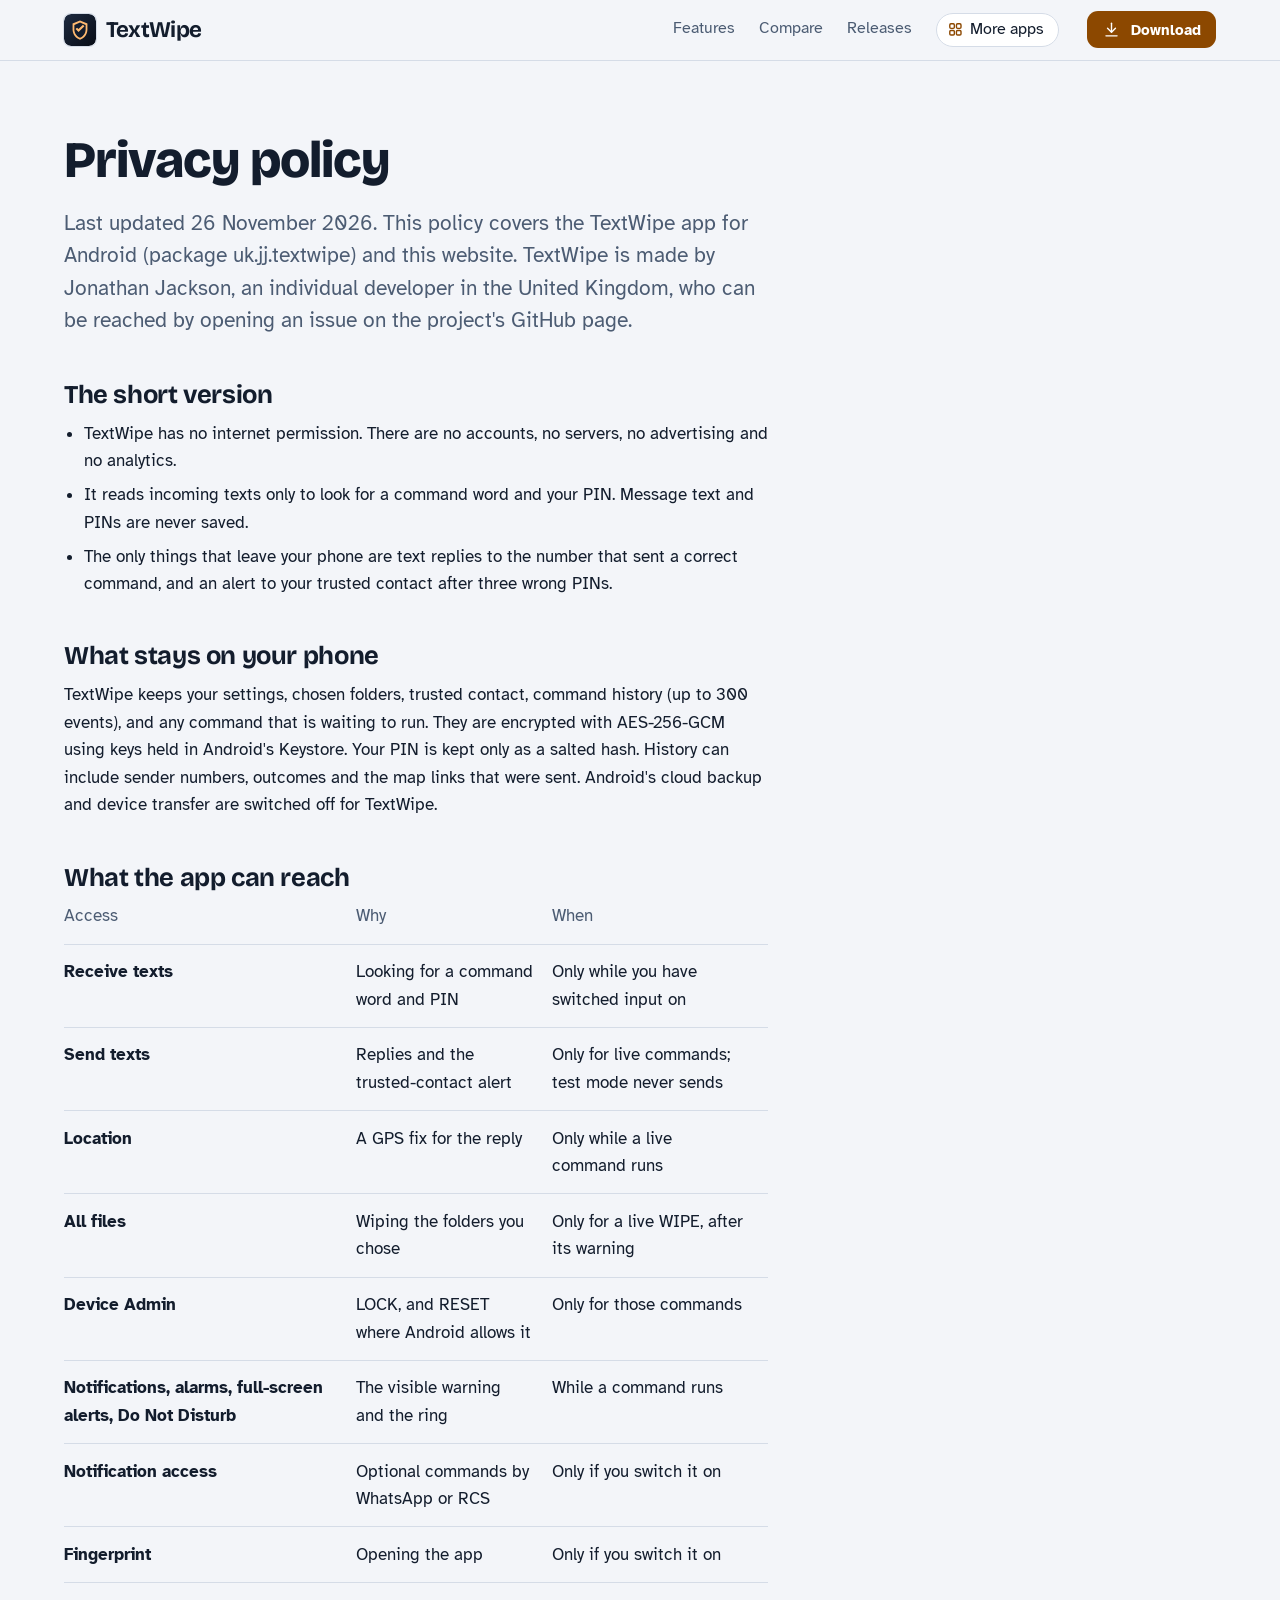
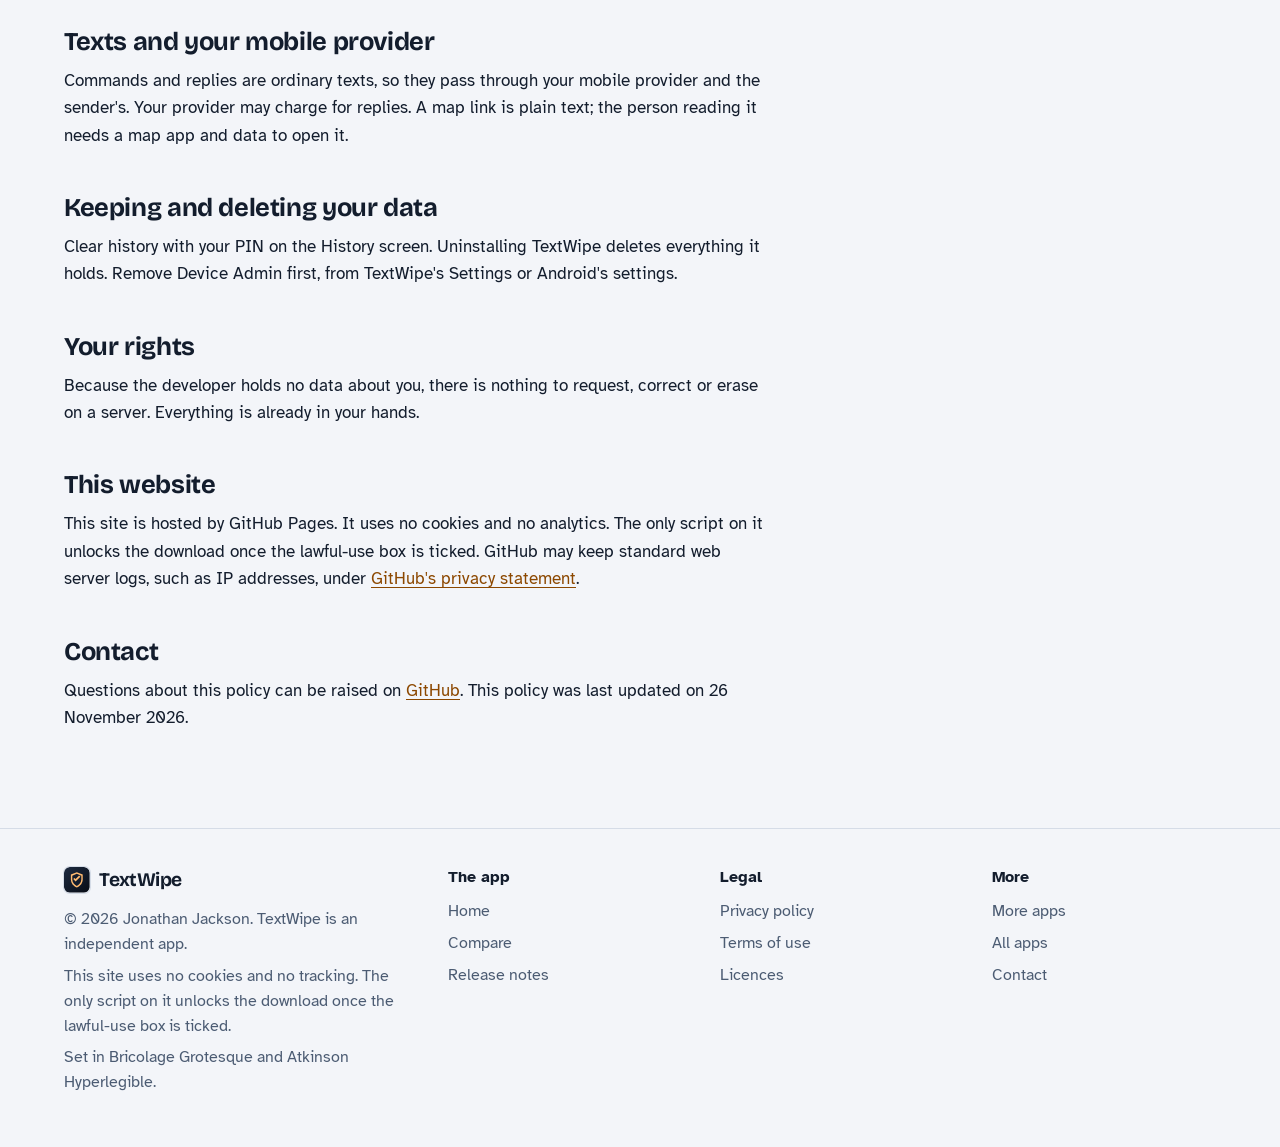
<file: privacy.html>
<!DOCTYPE html>
<html lang="en-GB">
<head>
<meta charset="utf-8">
<meta name="viewport" content="width=device-width, initial-scale=1">
<title>TextWipe privacy policy</title>
<meta name="description" content="What TextWipe does with your information: in short, it stays on your phone.">
<meta name="author" content="Jonathan Jackson">
<link rel="canonical" href="https://customgpter.github.io/textwipe/privacy.html">
<meta name="theme-color" content="#f3f5f9" media="(prefers-color-scheme: light)">
<meta name="theme-color" content="#090d16" media="(prefers-color-scheme: dark)">
<meta property="og:type" content="website">
<meta property="og:site_name" content="TextWipe">
<meta property="og:title" content="TextWipe privacy policy">
<meta property="og:description" content="What TextWipe does with your information: in short, it stays on your phone.">
<meta property="og:url" content="https://customgpter.github.io/textwipe/privacy.html">
<meta property="og:image" content="https://customgpter.github.io/textwipe/assets/og.png">
<meta property="og:image:width" content="1200">
<meta property="og:image:height" content="630">
<meta property="og:image:alt" content="TextWipe&#x27;s Overview screen: a shield, Input paused, permission readiness and the chosen folders">
<meta property="og:locale" content="en_GB">
<meta name="twitter:card" content="summary_large_image">
<link rel="icon" href="./assets/favicon.svg" type="image/svg+xml">
<link rel="apple-touch-icon" href="./assets/apple-touch-icon.png">
<link rel="preload" href="./assets/fonts/bricolage-grotesque-latin.woff2" as="font" type="font/woff2" crossorigin>
<link rel="preload" href="./assets/fonts/atkinson-hyperlegible-latin-400-normal.woff2" as="font" type="font/woff2" crossorigin>
<link rel="stylesheet" href="./assets/site.css?v=1">
<link rel="stylesheet" href="./assets/house.css?v=1">
<link rel="stylesheet" href="./assets/apps-list.css?v=1">
<script src="./assets/apps-list.js?v=1" defer></script>
</head>
<body>
<a class="skip" href="#main">Skip to content</a>
<header class="masthead">
<div class="wrap">
<a class="brand" href="./" aria-label="TextWipe home"><svg viewBox="0 0 108 108" aria-hidden="true"><defs><linearGradient id="twbg" x1="0" y1="0" x2="1" y2="1"><stop offset="0" stop-color="#1D2A40"/><stop offset="1" stop-color="#090D16"/></linearGradient></defs><rect width="108" height="108" rx="24" fill="url(#twbg)"/><path fill="#FFBA70" d="M54,22L79,32v20c0,17 -11,29 -25,35C40,81 29,69 29,52V32z"/><path fill="#121C2D" d="M54,29L73,37v15c0,13 -8,23 -19,28C43,75 35,65 35,52V37z"/><path fill="#FFBA70" d="M49,61l-10,-10 5,-5 5,5 15,-15 5,5z"/></svg><span>TextWipe</span></a>
<nav aria-label="Main"><ul><li><a href="./#features">Features</a></li><li><a href="./compare.html">Compare</a></li><li><a href="./releases.html">Releases</a></li><li><a class="more-apps" href="./more-apps.html"><svg class="ico" viewBox="0 0 24 24" aria-hidden="true"><rect x="4" y="4" width="6.5" height="6.5" rx="1.6"/><rect x="13.5" y="4" width="6.5" height="6.5" rx="1.6"/><rect x="4" y="13.5" width="6.5" height="6.5" rx="1.6"/><rect x="13.5" y="13.5" width="6.5" height="6.5" rx="1.6"/></svg>More apps</a></li></ul></nav>
<a class="button small" href="./#download"><svg class="ico" viewBox="0 0 24 24" aria-hidden="true"><path d="M12 4v11"/><path d="M7 10.5l5 5 5-5"/><path d="M5 20h14"/></svg>Download</a>
</div>
</header>
<main id="main" class="doc">
<div class="wrap">
<div class="measure">
<h1>Privacy policy</h1>
<p class="lede">Last updated 26 November 2026. This policy covers the TextWipe app for Android (package uk.jj.textwipe) and this website. TextWipe is made by Jonathan Jackson, an individual developer in the United Kingdom, who can be reached by opening an issue on the project's GitHub page.</p>
<h2 id="short">The short version</h2><ul>
<li>TextWipe has no internet permission. There are no accounts, no servers, no advertising and no analytics.</li>
<li>It reads incoming texts only to look for a command word and your PIN. Message text and PINs are never saved.</li>
<li>The only things that leave your phone are text replies to the number that sent a correct command, and an alert to your trusted contact after three wrong PINs.</li>
</ul><h2 id="kept">What stays on your phone</h2><p>TextWipe keeps your settings, chosen folders, trusted contact, command history (up to 300 events), and any command that is waiting to run. They are encrypted with AES-256-GCM using keys held in Android's Keystore. Your PIN is kept only as a salted hash. History can include sender numbers, outcomes and the map links that were sent. Android's cloud backup and device transfer are switched off for TextWipe.</p><h2 id="reach">What the app can reach</h2><table>
<thead><tr><th scope="col">Access</th><th scope="col">Why</th><th scope="col">When</th></tr></thead>
<tbody>
<tr><th scope="row">Receive texts</th><td>Looking for a command word and PIN</td><td>Only while you have switched input on</td></tr>
<tr><th scope="row">Send texts</th><td>Replies and the trusted-contact alert</td><td>Only for live commands; test mode never sends</td></tr>
<tr><th scope="row">Location</th><td>A GPS fix for the reply</td><td>Only while a live command runs</td></tr>
<tr><th scope="row">All files</th><td>Wiping the folders you chose</td><td>Only for a live WIPE, after its warning</td></tr>
<tr><th scope="row">Device Admin</th><td>LOCK, and RESET where Android allows it</td><td>Only for those commands</td></tr>
<tr><th scope="row">Notifications, alarms, full-screen alerts, Do Not Disturb</th><td>The visible warning and the ring</td><td>While a command runs</td></tr>
<tr><th scope="row">Notification access</th><td>Optional commands by WhatsApp or RCS</td><td>Only if you switch it on</td></tr>
<tr><th scope="row">Fingerprint</th><td>Opening the app</td><td>Only if you switch it on</td></tr>
</tbody>
</table><h2 id="texts">Texts and your mobile provider</h2><p>Commands and replies are ordinary texts, so they pass through your mobile provider and the sender's. Your provider may charge for replies. A map link is plain text; the person reading it needs a map app and data to open it.</p><h2 id="deleting">Keeping and deleting your data</h2><p>Clear history with your PIN on the History screen. Uninstalling TextWipe deletes everything it holds. Remove Device Admin first, from TextWipe's Settings or Android's settings.</p><h2 id="rights">Your rights</h2><p>Because the developer holds no data about you, there is nothing to request, correct or erase on a server. Everything is already in your hands.</p><h2 id="website">This website</h2><p>This site is hosted by GitHub Pages. It uses no cookies and no analytics. The only script on it unlocks the download once the lawful-use box is ticked. GitHub may keep standard web server logs, such as IP addresses, under <a href="https://docs.github.com/en/site-policy/privacy-policies/github-general-privacy-statement">GitHub's privacy statement</a>.</p>
<h2 id="contact">Contact</h2>
<p>Questions about this policy can be raised on <a href="https://github.com/CustomGPTer/textwipe/issues">GitHub</a>. This policy was last updated on 26 November 2026.</p>
</div>
</div>
</main>
<footer class="colophon">
<div class="wrap">
<div>
<a class="brand" href="./" aria-label="TextWipe home"><svg viewBox="0 0 108 108" aria-hidden="true"><defs><linearGradient id="twbg" x1="0" y1="0" x2="1" y2="1"><stop offset="0" stop-color="#1D2A40"/><stop offset="1" stop-color="#090D16"/></linearGradient></defs><rect width="108" height="108" rx="24" fill="url(#twbg)"/><path fill="#FFBA70" d="M54,22L79,32v20c0,17 -11,29 -25,35C40,81 29,69 29,52V32z"/><path fill="#121C2D" d="M54,29L73,37v15c0,13 -8,23 -19,28C43,75 35,65 35,52V37z"/><path fill="#FFBA70" d="M49,61l-10,-10 5,-5 5,5 15,-15 5,5z"/></svg><span>TextWipe</span></a>
<p>&copy; 2026 Jonathan Jackson. TextWipe is an independent app.</p>
<p>This site uses no cookies and no tracking. The only script on it unlocks the download once the lawful-use box is ticked.</p>
<p>Set in Bricolage Grotesque and Atkinson Hyperlegible.</p>
</div>
<nav aria-label="The app"><h2>The app</h2><ul>
<li><a href="./">Home</a></li>
<li><a href="./compare.html">Compare</a></li>
<li><a href="./releases.html">Release notes</a></li>

</ul></nav>
<nav aria-label="Legal"><h2>Legal</h2><ul>
<li><a href="./privacy.html">Privacy policy</a></li>
<li><a href="./terms.html">Terms of use</a></li>
<li><a href="./licences.html">Licences</a></li>
</ul></nav>
<nav aria-label="More"><h2>More</h2><ul>
<li><a href="./more-apps.html">More apps</a></li>
<li><a href="https://customgpter.github.io/">All apps</a></li>
<li><a href="https://github.com/CustomGPTer/textwipe/issues">Contact</a></li>
</ul></nav>
</div>
</footer>
</body>
</html>
</file>
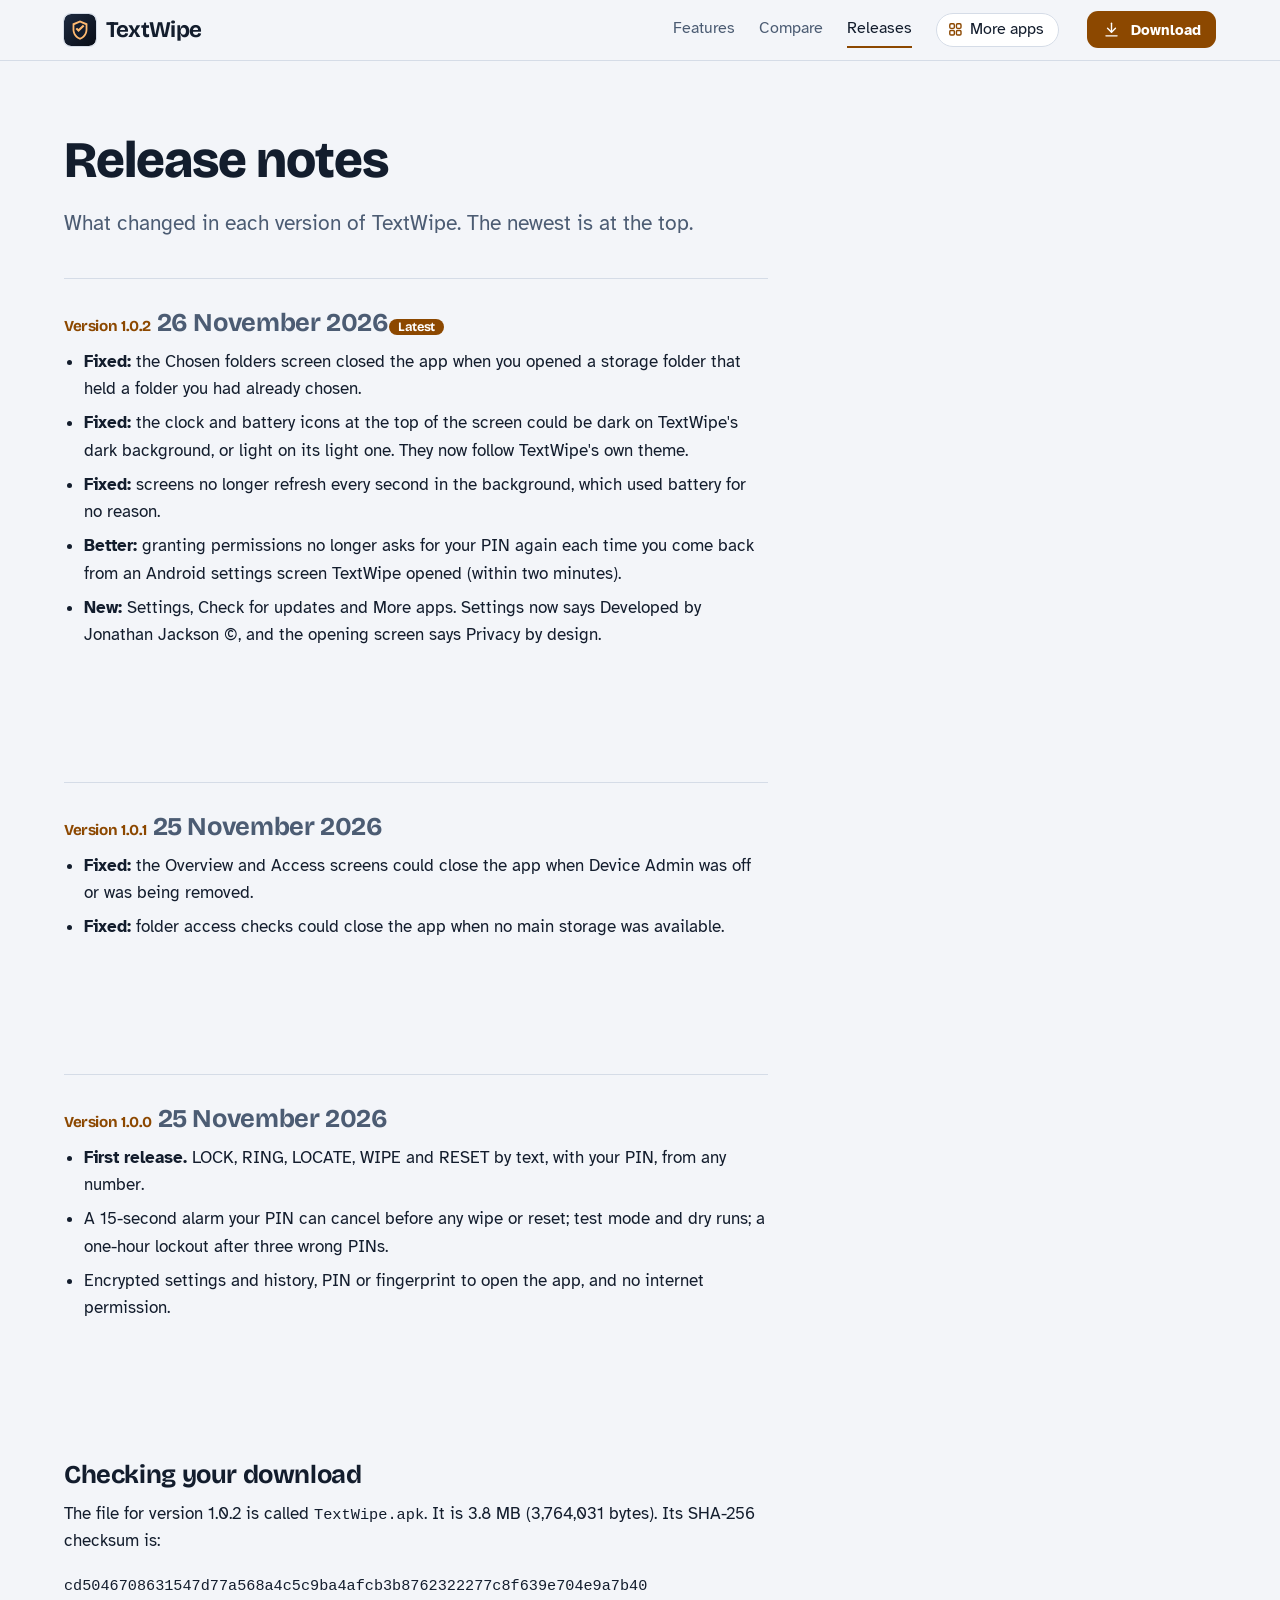
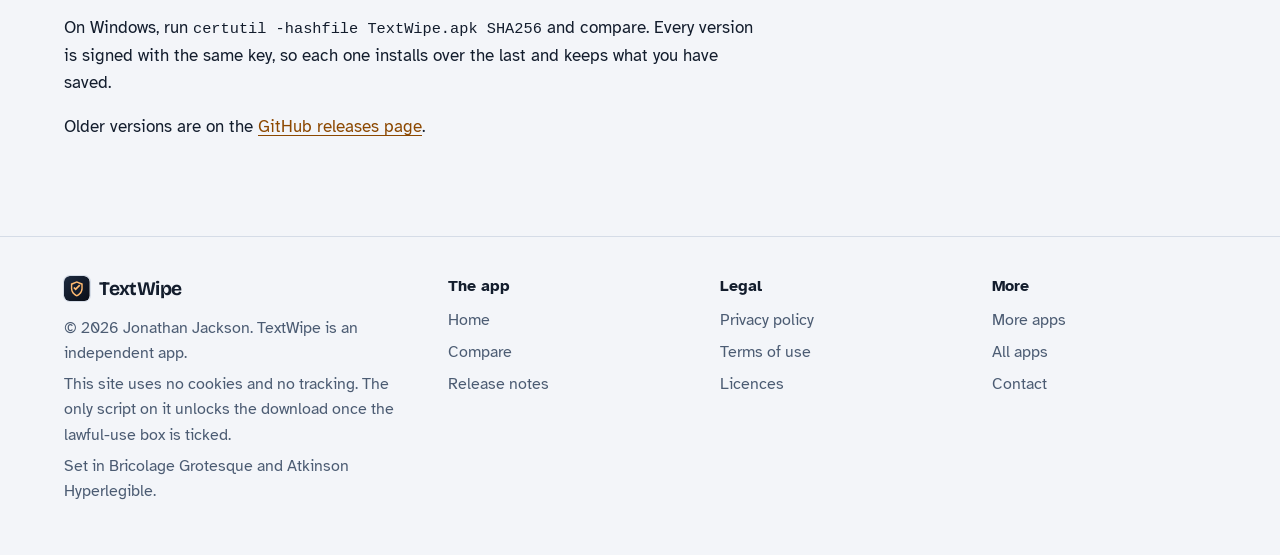
<file: releases.html>
<!DOCTYPE html>
<html lang="en-GB">
<head>
<meta charset="utf-8">
<meta name="viewport" content="width=device-width, initial-scale=1">
<title>TextWipe release notes</title>
<meta name="description" content="What changed in each version of TextWipe, with the file size and checksum to check your download.">
<meta name="author" content="Jonathan Jackson">
<link rel="canonical" href="https://customgpter.github.io/textwipe/releases.html">
<meta name="theme-color" content="#f3f5f9" media="(prefers-color-scheme: light)">
<meta name="theme-color" content="#090d16" media="(prefers-color-scheme: dark)">
<meta property="og:type" content="website">
<meta property="og:site_name" content="TextWipe">
<meta property="og:title" content="TextWipe release notes">
<meta property="og:description" content="What changed in each version of TextWipe, with the file size and checksum to check your download.">
<meta property="og:url" content="https://customgpter.github.io/textwipe/releases.html">
<meta property="og:image" content="https://customgpter.github.io/textwipe/assets/og.png">
<meta property="og:image:width" content="1200">
<meta property="og:image:height" content="630">
<meta property="og:image:alt" content="TextWipe&#x27;s Overview screen: a shield, Input paused, permission readiness and the chosen folders">
<meta property="og:locale" content="en_GB">
<meta name="twitter:card" content="summary_large_image">
<link rel="icon" href="./assets/favicon.svg" type="image/svg+xml">
<link rel="apple-touch-icon" href="./assets/apple-touch-icon.png">
<link rel="preload" href="./assets/fonts/bricolage-grotesque-latin.woff2" as="font" type="font/woff2" crossorigin>
<link rel="preload" href="./assets/fonts/atkinson-hyperlegible-latin-400-normal.woff2" as="font" type="font/woff2" crossorigin>
<link rel="stylesheet" href="./assets/site.css?v=1">
<link rel="stylesheet" href="./assets/house.css?v=1">
<link rel="stylesheet" href="./assets/apps-list.css?v=1">
<script src="./assets/apps-list.js?v=1" defer></script>
</head>
<body>
<a class="skip" href="#main">Skip to content</a>
<header class="masthead">
<div class="wrap">
<a class="brand" href="./" aria-label="TextWipe home"><svg viewBox="0 0 108 108" aria-hidden="true"><defs><linearGradient id="twbg" x1="0" y1="0" x2="1" y2="1"><stop offset="0" stop-color="#1D2A40"/><stop offset="1" stop-color="#090D16"/></linearGradient></defs><rect width="108" height="108" rx="24" fill="url(#twbg)"/><path fill="#FFBA70" d="M54,22L79,32v20c0,17 -11,29 -25,35C40,81 29,69 29,52V32z"/><path fill="#121C2D" d="M54,29L73,37v15c0,13 -8,23 -19,28C43,75 35,65 35,52V37z"/><path fill="#FFBA70" d="M49,61l-10,-10 5,-5 5,5 15,-15 5,5z"/></svg><span>TextWipe</span></a>
<nav aria-label="Main"><ul><li><a href="./#features">Features</a></li><li><a href="./compare.html">Compare</a></li><li><a href="./releases.html" aria-current="page">Releases</a></li><li><a class="more-apps" href="./more-apps.html"><svg class="ico" viewBox="0 0 24 24" aria-hidden="true"><rect x="4" y="4" width="6.5" height="6.5" rx="1.6"/><rect x="13.5" y="4" width="6.5" height="6.5" rx="1.6"/><rect x="4" y="13.5" width="6.5" height="6.5" rx="1.6"/><rect x="13.5" y="13.5" width="6.5" height="6.5" rx="1.6"/></svg>More apps</a></li></ul></nav>
<a class="button small" href="./#download"><svg class="ico" viewBox="0 0 24 24" aria-hidden="true"><path d="M12 4v11"/><path d="M7 10.5l5 5 5-5"/><path d="M5 20h14"/></svg>Download</a>
</div>
</header>
<main id="main" class="doc">
<div class="wrap">
<div class="measure">
<h1>Release notes</h1>
<p class="lede">What changed in each version of TextWipe. The newest is at the top.</p>
<section class="release" id="v1.0.2"><h2><span class="ver">Version 1.0.2</span> <span class="when">26 November 2026</span><span class="tag">Latest</span></h2><ul><li><b>Fixed:</b> the Chosen folders screen closed the app when you opened a storage folder that held a folder you had already chosen.</li><li><b>Fixed:</b> the clock and battery icons at the top of the screen could be dark on TextWipe's dark background, or light on its light one. They now follow TextWipe's own theme.</li><li><b>Fixed:</b> screens no longer refresh every second in the background, which used battery for no reason.</li><li><b>Better:</b> granting permissions no longer asks for your PIN again each time you come back from an Android settings screen TextWipe opened (within two minutes).</li><li><b>New:</b> Settings, Check for updates and More apps. Settings now says Developed by Jonathan Jackson &copy;, and the opening screen says Privacy by design.</li></ul></section>
<section class="release" id="v1.0.1"><h2><span class="ver">Version 1.0.1</span> <span class="when">25 November 2026</span></h2><ul><li><b>Fixed:</b> the Overview and Access screens could close the app when Device Admin was off or was being removed.</li><li><b>Fixed:</b> folder access checks could close the app when no main storage was available.</li></ul></section>
<section class="release" id="v1.0.0"><h2><span class="ver">Version 1.0.0</span> <span class="when">25 November 2026</span></h2><ul><li><b>First release.</b> LOCK, RING, LOCATE, WIPE and RESET by text, with your PIN, from any number.</li><li>A 15-second alarm your PIN can cancel before any wipe or reset; test mode and dry runs; a one-hour lockout after three wrong PINs.</li><li>Encrypted settings and history, PIN or fingerprint to open the app, and no internet permission.</li></ul></section>
<h2 id="checking">Checking your download</h2>
<p>The file for version 1.0.2 is called <code>TextWipe.apk</code>. It is 3.8 MB (3,764,031 bytes). Its SHA-256 checksum is:</p>
<p><code class="sum">cd5046708631547d77a568a4c5c9ba4afcb3b8762322277c8f639e704e9a7b40</code></p>
<p>On Windows, run <code>certutil -hashfile TextWipe.apk SHA256</code> and compare. Every version is signed with the same key, so each one installs over the last and keeps what you have saved.</p>
<p>Older versions are on the <a href="https://github.com/CustomGPTer/textwipe/releases">GitHub releases page</a>.</p>
</div>
</div>
</main>
<footer class="colophon">
<div class="wrap">
<div>
<a class="brand" href="./" aria-label="TextWipe home"><svg viewBox="0 0 108 108" aria-hidden="true"><defs><linearGradient id="twbg" x1="0" y1="0" x2="1" y2="1"><stop offset="0" stop-color="#1D2A40"/><stop offset="1" stop-color="#090D16"/></linearGradient></defs><rect width="108" height="108" rx="24" fill="url(#twbg)"/><path fill="#FFBA70" d="M54,22L79,32v20c0,17 -11,29 -25,35C40,81 29,69 29,52V32z"/><path fill="#121C2D" d="M54,29L73,37v15c0,13 -8,23 -19,28C43,75 35,65 35,52V37z"/><path fill="#FFBA70" d="M49,61l-10,-10 5,-5 5,5 15,-15 5,5z"/></svg><span>TextWipe</span></a>
<p>&copy; 2026 Jonathan Jackson. TextWipe is an independent app.</p>
<p>This site uses no cookies and no tracking. The only script on it unlocks the download once the lawful-use box is ticked.</p>
<p>Set in Bricolage Grotesque and Atkinson Hyperlegible.</p>
</div>
<nav aria-label="The app"><h2>The app</h2><ul>
<li><a href="./">Home</a></li>
<li><a href="./compare.html">Compare</a></li>
<li><a href="./releases.html">Release notes</a></li>

</ul></nav>
<nav aria-label="Legal"><h2>Legal</h2><ul>
<li><a href="./privacy.html">Privacy policy</a></li>
<li><a href="./terms.html">Terms of use</a></li>
<li><a href="./licences.html">Licences</a></li>
</ul></nav>
<nav aria-label="More"><h2>More</h2><ul>
<li><a href="./more-apps.html">More apps</a></li>
<li><a href="https://customgpter.github.io/">All apps</a></li>
<li><a href="https://github.com/CustomGPTer/textwipe/issues">Contact</a></li>
</ul></nav>
</div>
</footer>
</body>
</html>
</file>
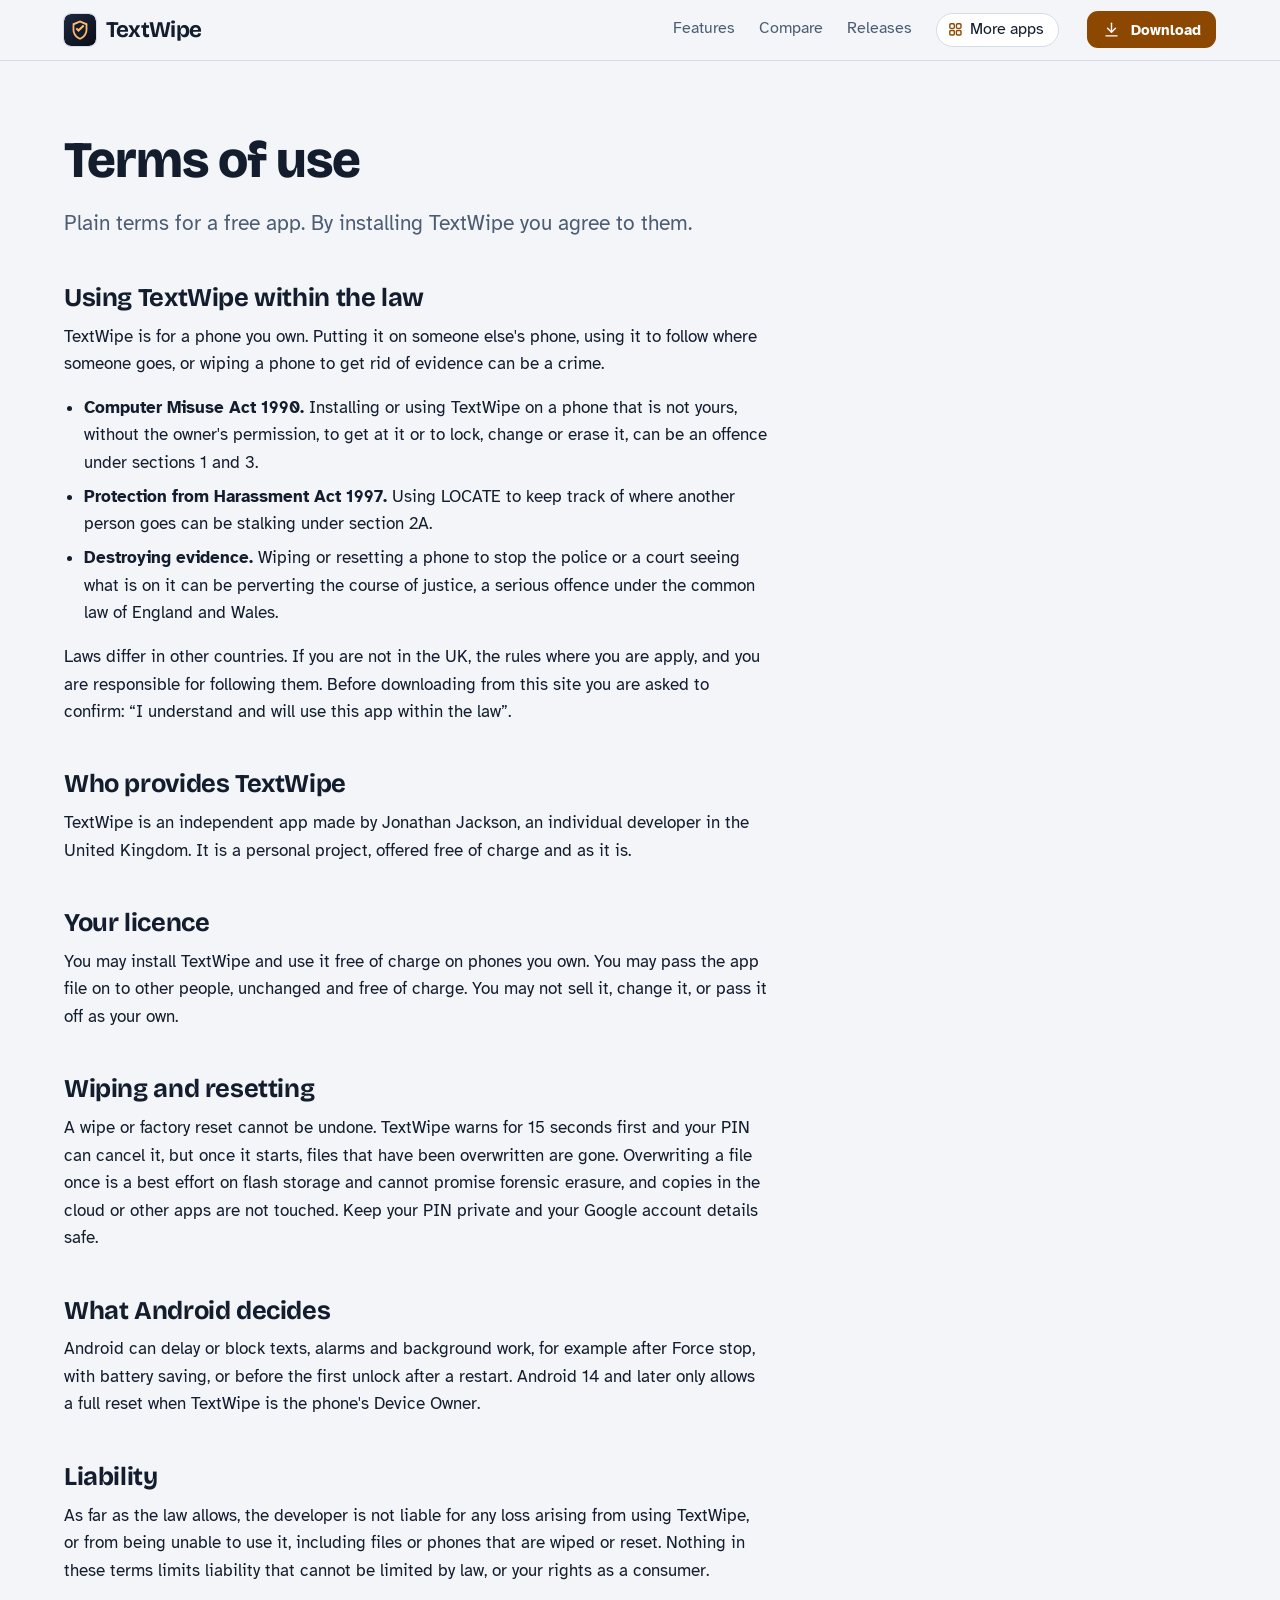
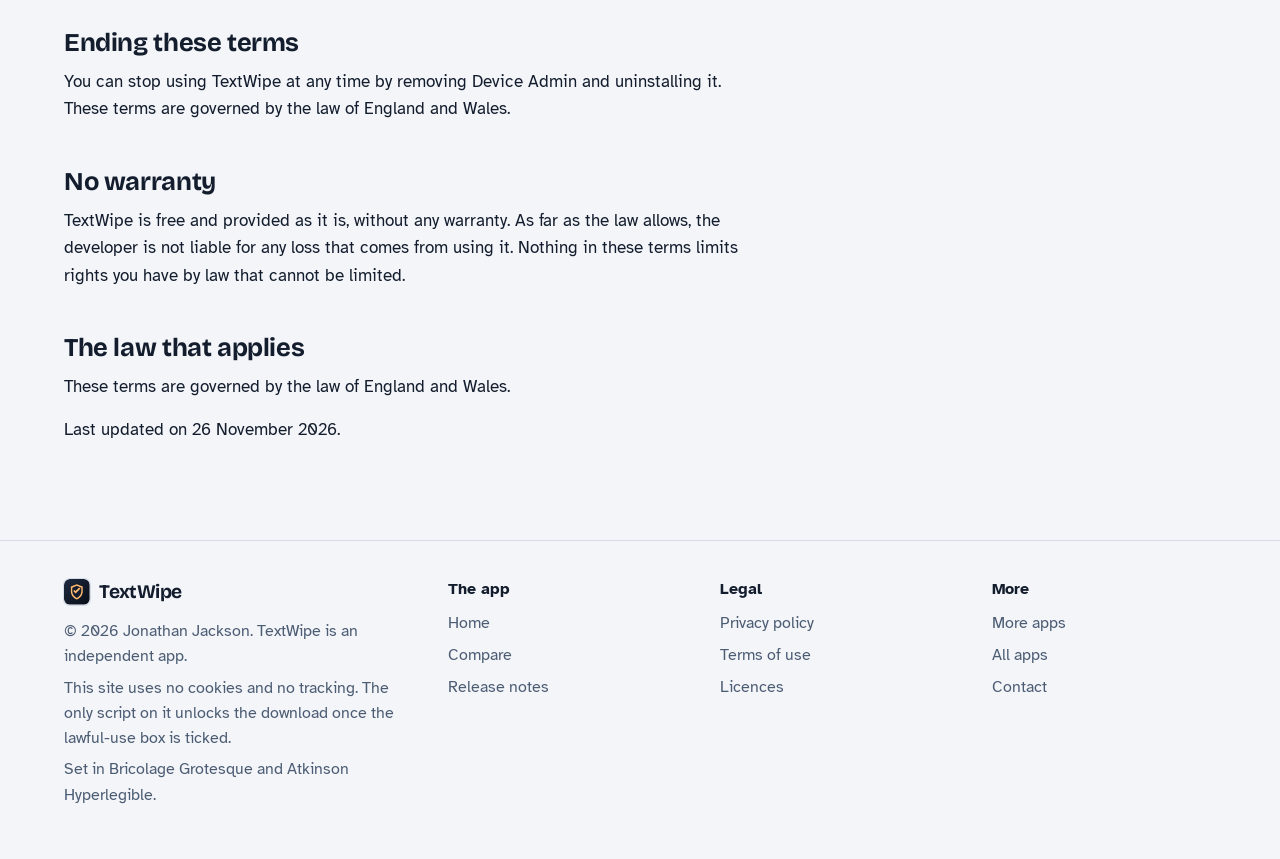
<file: terms.html>
<!DOCTYPE html>
<html lang="en-GB">
<head>
<meta charset="utf-8">
<meta name="viewport" content="width=device-width, initial-scale=1">
<title>TextWipe terms of use</title>
<meta name="description" content="The terms for using TextWipe, including using it within the law.">
<meta name="author" content="Jonathan Jackson">
<link rel="canonical" href="https://customgpter.github.io/textwipe/terms.html">
<meta name="theme-color" content="#f3f5f9" media="(prefers-color-scheme: light)">
<meta name="theme-color" content="#090d16" media="(prefers-color-scheme: dark)">
<meta property="og:type" content="website">
<meta property="og:site_name" content="TextWipe">
<meta property="og:title" content="TextWipe terms of use">
<meta property="og:description" content="The terms for using TextWipe, including using it within the law.">
<meta property="og:url" content="https://customgpter.github.io/textwipe/terms.html">
<meta property="og:image" content="https://customgpter.github.io/textwipe/assets/og.png">
<meta property="og:image:width" content="1200">
<meta property="og:image:height" content="630">
<meta property="og:image:alt" content="TextWipe&#x27;s Overview screen: a shield, Input paused, permission readiness and the chosen folders">
<meta property="og:locale" content="en_GB">
<meta name="twitter:card" content="summary_large_image">
<link rel="icon" href="./assets/favicon.svg" type="image/svg+xml">
<link rel="apple-touch-icon" href="./assets/apple-touch-icon.png">
<link rel="preload" href="./assets/fonts/bricolage-grotesque-latin.woff2" as="font" type="font/woff2" crossorigin>
<link rel="preload" href="./assets/fonts/atkinson-hyperlegible-latin-400-normal.woff2" as="font" type="font/woff2" crossorigin>
<link rel="stylesheet" href="./assets/site.css?v=1">
<link rel="stylesheet" href="./assets/house.css?v=1">
<link rel="stylesheet" href="./assets/apps-list.css?v=1">
<script src="./assets/apps-list.js?v=1" defer></script>
</head>
<body>
<a class="skip" href="#main">Skip to content</a>
<header class="masthead">
<div class="wrap">
<a class="brand" href="./" aria-label="TextWipe home"><svg viewBox="0 0 108 108" aria-hidden="true"><defs><linearGradient id="twbg" x1="0" y1="0" x2="1" y2="1"><stop offset="0" stop-color="#1D2A40"/><stop offset="1" stop-color="#090D16"/></linearGradient></defs><rect width="108" height="108" rx="24" fill="url(#twbg)"/><path fill="#FFBA70" d="M54,22L79,32v20c0,17 -11,29 -25,35C40,81 29,69 29,52V32z"/><path fill="#121C2D" d="M54,29L73,37v15c0,13 -8,23 -19,28C43,75 35,65 35,52V37z"/><path fill="#FFBA70" d="M49,61l-10,-10 5,-5 5,5 15,-15 5,5z"/></svg><span>TextWipe</span></a>
<nav aria-label="Main"><ul><li><a href="./#features">Features</a></li><li><a href="./compare.html">Compare</a></li><li><a href="./releases.html">Releases</a></li><li><a class="more-apps" href="./more-apps.html"><svg class="ico" viewBox="0 0 24 24" aria-hidden="true"><rect x="4" y="4" width="6.5" height="6.5" rx="1.6"/><rect x="13.5" y="4" width="6.5" height="6.5" rx="1.6"/><rect x="4" y="13.5" width="6.5" height="6.5" rx="1.6"/><rect x="13.5" y="13.5" width="6.5" height="6.5" rx="1.6"/></svg>More apps</a></li></ul></nav>
<a class="button small" href="./#download"><svg class="ico" viewBox="0 0 24 24" aria-hidden="true"><path d="M12 4v11"/><path d="M7 10.5l5 5 5-5"/><path d="M5 20h14"/></svg>Download</a>
</div>
</header>
<main id="main" class="doc">
<div class="wrap">
<div class="measure">
<h1>Terms of use</h1>
<p class="lede">Plain terms for a free app. By installing TextWipe you agree to them.</p>
<h2 id="law">Using TextWipe within the law</h2><p>TextWipe is for a phone you own. Putting it on someone else's phone, using it to follow where someone goes, or wiping a phone to get rid of evidence can be a crime.</p><ul><li><b>Computer Misuse Act 1990.</b> Installing or using TextWipe on a phone that is not yours, without the owner's permission, to get at it or to lock, change or erase it, can be an offence under sections 1 and 3.</li><li><b>Protection from Harassment Act 1997.</b> Using LOCATE to keep track of where another person goes can be stalking under section 2A.</li><li><b>Destroying evidence.</b> Wiping or resetting a phone to stop the police or a court seeing what is on it can be perverting the course of justice, a serious offence under the common law of England and Wales.</li></ul><p>Laws differ in other countries. If you are not in the UK, the rules where you are apply, and you are responsible for following them. Before downloading from this site you are asked to confirm: &ldquo;I understand and will use this app within the law&rdquo;.</p><h2 id="who">Who provides TextWipe</h2><p>TextWipe is an independent app made by Jonathan Jackson, an individual developer in the United Kingdom. It is a personal project, offered free of charge and as it is.</p><h2 id="licence">Your licence</h2><p>You may install TextWipe and use it free of charge on phones you own. You may pass the app file on to other people, unchanged and free of charge. You may not sell it, change it, or pass it off as your own.</p><h2 id="erasing">Wiping and resetting</h2><p>A wipe or factory reset cannot be undone. TextWipe warns for 15 seconds first and your PIN can cancel it, but once it starts, files that have been overwritten are gone. Overwriting a file once is a best effort on flash storage and cannot promise forensic erasure, and copies in the cloud or other apps are not touched. Keep your PIN private and your Google account details safe.</p><h2 id="limits">What Android decides</h2><p>Android can delay or block texts, alarms and background work, for example after Force stop, with battery saving, or before the first unlock after a restart. Android 14 and later only allows a full reset when TextWipe is the phone's Device Owner.</p><h2 id="liability">Liability</h2><p>As far as the law allows, the developer is not liable for any loss arising from using TextWipe, or from being unable to use it, including files or phones that are wiped or reset. Nothing in these terms limits liability that cannot be limited by law, or your rights as a consumer.</p><h2 id="ending">Ending these terms</h2><p>You can stop using TextWipe at any time by removing Device Admin and uninstalling it. These terms are governed by the law of England and Wales.</p>
<h2 id="no-warranty">No warranty</h2>
<p>TextWipe is free and provided as it is, without any warranty. As far as the law allows, the developer is not liable for any loss that comes from using it. Nothing in these terms limits rights you have by law that cannot be limited.</p>
<h2 id="governing">The law that applies</h2>
<p>These terms are governed by the law of England and Wales.</p>
<p>Last updated on 26 November 2026.</p>
</div>
</div>
</main>
<footer class="colophon">
<div class="wrap">
<div>
<a class="brand" href="./" aria-label="TextWipe home"><svg viewBox="0 0 108 108" aria-hidden="true"><defs><linearGradient id="twbg" x1="0" y1="0" x2="1" y2="1"><stop offset="0" stop-color="#1D2A40"/><stop offset="1" stop-color="#090D16"/></linearGradient></defs><rect width="108" height="108" rx="24" fill="url(#twbg)"/><path fill="#FFBA70" d="M54,22L79,32v20c0,17 -11,29 -25,35C40,81 29,69 29,52V32z"/><path fill="#121C2D" d="M54,29L73,37v15c0,13 -8,23 -19,28C43,75 35,65 35,52V37z"/><path fill="#FFBA70" d="M49,61l-10,-10 5,-5 5,5 15,-15 5,5z"/></svg><span>TextWipe</span></a>
<p>&copy; 2026 Jonathan Jackson. TextWipe is an independent app.</p>
<p>This site uses no cookies and no tracking. The only script on it unlocks the download once the lawful-use box is ticked.</p>
<p>Set in Bricolage Grotesque and Atkinson Hyperlegible.</p>
</div>
<nav aria-label="The app"><h2>The app</h2><ul>
<li><a href="./">Home</a></li>
<li><a href="./compare.html">Compare</a></li>
<li><a href="./releases.html">Release notes</a></li>

</ul></nav>
<nav aria-label="Legal"><h2>Legal</h2><ul>
<li><a href="./privacy.html">Privacy policy</a></li>
<li><a href="./terms.html">Terms of use</a></li>
<li><a href="./licences.html">Licences</a></li>
</ul></nav>
<nav aria-label="More"><h2>More</h2><ul>
<li><a href="./more-apps.html">More apps</a></li>
<li><a href="https://customgpter.github.io/">All apps</a></li>
<li><a href="https://github.com/CustomGPTer/textwipe/issues">Contact</a></li>
</ul></nav>
</div>
</footer>
</body>
</html>
</file>
<file: assets/site.css>
@font-face{font-family:"Bricolage Grotesque";src:url("fonts/bricolage-grotesque-latin.woff2") format("woff2");font-weight:200 800;font-style:normal;font-display:swap}
@font-face{font-family:"Atkinson Hyperlegible";src:url("fonts/atkinson-hyperlegible-latin-400-normal.woff2") format("woff2");font-weight:400;font-style:normal;font-display:swap}
@font-face{font-family:"Atkinson Hyperlegible";src:url("fonts/atkinson-hyperlegible-latin-700-normal.woff2") format("woff2");font-weight:700;font-style:normal;font-display:swap}

/* Daylight page, night-time camera. The lamp colour is kept for the one thing to press and for what the camera has seen. */
:root{
  --page:#f2f5f9; --panel:#ffffff; --raised:#e8edf3; --ink:#0d1a2b; --soft:#465468; --rule:#d2dae4;
  --accent:#0a6a55; --accent-ink:#ffffff; --warn:#8a5200; --rec:#d3302f;
  --lamp:#ffb347; --lamp-ink:#231400; --lamp-text:#8a5200;
  --night:#09111e; --night-2:#111d30; --night-3:#1a2a43; --night-ink:#eaf0f8; --night-soft:#9fb0c7; --night-rule:#24364f; --iris:#55d6ab;
  --display:"Bricolage Grotesque","Atkinson Hyperlegible",system-ui,sans-serif;
  --sans:"Atkinson Hyperlegible",system-ui,-apple-system,"Segoe UI",Roboto,sans-serif;
  --mono:ui-monospace,SFMono-Regular,Menlo,Consolas,"Liberation Mono",monospace;
  color-scheme:light dark;
}
@media (prefers-color-scheme:dark){
  :root{--page:#0a111b; --panel:#111a27; --raised:#182434; --ink:#e9eef5; --soft:#a0aec0; --rule:#243247;
    --accent:#55d6ab; --accent-ink:#00281d; --warn:#ffb347; --rec:#ff6163; --lamp-text:#ffb347}
}

*,*::before,*::after{box-sizing:border-box}
html{-webkit-text-size-adjust:100%;scroll-behavior:smooth;scroll-padding-top:5.5rem}
@media (prefers-reduced-motion:reduce){html{scroll-behavior:auto}}
body{margin:0;background:var(--page);color:var(--ink);font:400 1.0625rem/1.62 var(--sans);text-rendering:optimizeLegibility;-webkit-font-smoothing:antialiased}
img,svg{max-width:100%;display:block}
a{color:var(--accent);text-decoration-thickness:.07em;text-underline-offset:.2em}
a:hover{text-decoration-thickness:.13em}
:focus-visible{outline:3px solid var(--lamp);outline-offset:3px;border-radius:6px}
code{font:.9em/1 var(--mono);overflow-wrap:anywhere}
h1,h2,h3{font-family:var(--display);font-weight:700;letter-spacing:-.015em;line-height:1.08;margin:0;text-wrap:balance}
p{margin:0 0 1rem}
.skip{position:absolute;left:-999px;top:0;background:var(--ink);color:var(--page);padding:.6rem 1rem;z-index:30;border-radius:0 0 8px 0}
.skip:focus{left:0}
.sr{position:absolute;width:1px;height:1px;overflow:hidden;clip-path:inset(50%);white-space:nowrap}
.wrap{width:min(72rem,100% - 2.5rem);margin-inline:auto}
.measure{max-width:44rem}
.ico{width:1.25em;height:1.25em;flex:none;fill:none;stroke:currentColor;stroke-width:1.75;stroke-linecap:round;stroke-linejoin:round}

/* ---------- masthead */
.masthead{position:sticky;top:0;z-index:20;background:color-mix(in srgb,var(--page) 88%,transparent);-webkit-backdrop-filter:blur(14px) saturate(1.3);backdrop-filter:blur(14px) saturate(1.3);border-bottom:1px solid var(--rule)}
.masthead .wrap{display:flex;flex-wrap:wrap;align-items:center;gap:.35rem 1.75rem;padding-block:.7rem}
.brand{display:inline-flex;align-items:center;gap:.6rem;font:700 1.4rem/1 var(--display);letter-spacing:-.03em;color:var(--ink);text-decoration:none;margin-right:auto}
.brand svg{width:2rem;height:2rem;flex:none;border-radius:.5rem;box-shadow:0 0 0 1px var(--rule)}
.masthead nav ul{display:flex;flex-wrap:wrap;align-items:center;gap:.15rem 1.5rem;list-style:none;margin:0;padding:0;font-size:1rem;line-height:1.3}
.masthead nav a{display:inline-flex;align-items:center;gap:.4rem;color:var(--soft);text-decoration:none;padding-block:.45rem;border-bottom:2px solid transparent}
.masthead nav a:hover{color:var(--ink)}
.masthead nav a[aria-current="page"]{color:var(--ink);border-bottom-color:var(--lamp)}
.masthead nav a.more-apps{color:var(--ink);border:1px solid var(--rule);border-radius:999px;padding:.34rem .85rem .34rem .65rem;background:var(--panel)}
.masthead nav a.more-apps .ico{width:1.05em;height:1.05em;color:var(--accent);stroke-width:2}
.masthead nav a.more-apps:hover,.masthead nav a.more-apps[aria-current="page"]{border-color:var(--accent)}
.button{display:inline-flex;align-items:center;gap:.6rem;background:var(--lamp);color:var(--lamp-ink);font:700 1.08rem/1.2 var(--sans);text-decoration:none;padding:.95rem 1.5rem;border-radius:14px;box-shadow:0 1px 0 rgba(255,255,255,.45) inset,0 12px 24px -14px rgba(138,82,0,.9)}
.button:hover{background:#ffc56e}
.button:active{transform:translateY(1px)}
.button.small{font-size:.95rem;padding:.55rem .95rem;border-radius:11px;box-shadow:none}
.button.quiet{background:none;box-shadow:none;border:1px solid var(--rule);color:var(--ink)}
.button.quiet:hover{border-color:var(--ink);background:none}
@media (max-width:52rem){
  .masthead nav{order:3;flex:1 0 100%}
  .masthead nav ul{gap:.1rem .85rem;font-size:.95rem}
  .masthead nav .wide{display:none}
}
@media (max-width:24rem){.masthead nav a.more-apps .ico{display:none}.masthead nav a.more-apps{padding-inline:.7rem}}

/* ---------- hero */
.hero{padding-block:clamp(2.2rem,6vw,4.75rem) clamp(2.5rem,6vw,4.5rem);overflow:hidden}
.hero-grid{display:grid;gap:clamp(2.25rem,5vw,4rem);align-items:center}
@media (min-width:62rem){.hero-grid{grid-template-columns:minmax(0,11fr) minmax(0,10fr)}}
.hero h1{font-size:clamp(2.6rem,6vw,4.25rem);font-weight:800;line-height:1;letter-spacing:-.022em;margin-bottom:1.5rem}
.lede{font-size:clamp(1.14rem,2vw,1.3rem);line-height:1.55;color:var(--soft);margin:0 0 1rem;max-width:34rem}
.get{display:flex;flex-wrap:wrap;align-items:center;gap:.9rem 1.5rem;margin:1.8rem 0 1.1rem}
.get .aside{font-weight:700;color:var(--ink)}
.facts{font-size:.98rem;line-height:1.5;color:var(--soft);margin:0 0 .5rem;max-width:36rem}
.pills{display:flex;flex-wrap:wrap;gap:.45rem;list-style:none;margin:0 0 1rem;padding:0;font-size:.95rem}
.pills li{border:1px solid var(--rule);border-radius:999px;padding:.22rem .8rem;background:var(--panel);color:var(--soft)}

/* the monitor: the camera's view, the day beneath it, and the alert it sends */
.monitor{position:relative;max-width:36rem;margin-inline:auto;width:100%;padding-bottom:3.1rem}
@media (min-width:62rem){.monitor{margin-inline:auto 0}}
.screen{position:relative;background:var(--night);border-radius:22px;padding:.6rem;box-shadow:0 0 0 1px var(--night-rule),0 30px 60px -30px rgba(9,17,30,.75)}
.cam{position:relative;border-radius:15px;overflow:hidden;aspect-ratio:16/10;background:#0b1626}
.cam svg{width:100%;height:100%}
.cam text{font:700 15px var(--sans);fill:#231400}
.hud{position:absolute;display:inline-flex;align-items:center;gap:.4rem;font:700 .76rem/1 var(--sans);color:var(--night-ink);background:rgba(6,12,22,.62);border-radius:999px;padding:.38rem .65rem;letter-spacing:.01em}
.hud i{width:.5rem;height:.5rem;border-radius:50%;background:var(--iris)}
.hud.watching{left:.7rem;top:.7rem}
.hud.rec{right:.7rem;top:.7rem}
.hud.rec i{background:#ff5a5c}
.hud.stamp{left:.7rem;bottom:.7rem;font:400 .74rem/1 var(--mono);border-radius:6px;color:#d5deea}
.hud.place{right:.7rem;bottom:.7rem;border-radius:6px;font-weight:400;color:#d5deea}
.day{padding:.85rem .55rem 2rem;color:var(--night-soft);font-size:.8rem;line-height:1.2}
.day-head{display:flex;justify-content:space-between;margin-bottom:.6rem}
.day-head b{color:var(--night-ink)}
.track{position:relative;height:1.5rem;border-radius:7px;background:repeating-linear-gradient(90deg,var(--night-3) 0 1px,transparent 1px calc(100% / 24)),var(--night-2);box-shadow:inset 0 0 0 1px var(--night-rule)}
.ev{position:absolute;top:3px;bottom:3px;width:max(5px,1.1%);border-radius:3px;background:var(--iris);left:var(--at)}
.ev.seen{background:var(--lamp)}
.now{position:absolute;top:-4px;bottom:-4px;left:var(--at);width:2px;background:var(--night-ink);border-radius:2px}
.hours{display:flex;justify-content:space-between;margin-top:.4rem;font-size:.72rem}
.alert{position:absolute;right:-.4rem;bottom:0;display:flex;align-items:center;gap:.75rem;width:min(19rem,88%);background:var(--panel);color:var(--ink);border:1px solid var(--rule);border-radius:16px;padding:.65rem .8rem;box-shadow:0 18px 36px -18px rgba(9,17,30,.55)}
.alert .thumb{flex:none;width:3.1rem;height:3.1rem;border-radius:10px;background:linear-gradient(160deg,#16263d,#0b1626);position:relative;overflow:hidden}
.alert .thumb::before{content:"";position:absolute;left:50%;bottom:0;width:38%;height:62%;translate:-50% 0;border-radius:40% 40% 0 0;background:#6f86a6}
.alert .thumb::after{content:"";position:absolute;left:50%;top:14%;width:26%;aspect-ratio:1;translate:-50% 0;border-radius:50%;background:#8ea4c2}
.alert b{display:block;font-size:.98rem;line-height:1.25}
.alert span{display:block;font-size:.86rem;color:var(--soft);line-height:1.3}
.alert .dot{flex:none;width:.6rem;height:.6rem;border-radius:50%;background:var(--lamp);margin-left:auto;box-shadow:0 0 0 4px color-mix(in srgb,var(--lamp) 25%,transparent)}
@media (max-width:26rem){.alert{right:0}}
@media (prefers-reduced-motion:no-preference){
  .cam .spill{animation:vg-in .9s ease-out .25s both}
  .cam .who{animation:vg-step .9s cubic-bezier(.2,.8,.25,1) .9s both}
  .cam .mark{animation:vg-lock .45s cubic-bezier(.3,1.4,.5,1) 1.7s both;transform-box:fill-box;transform-origin:center}
  .hud.rec{animation:vg-in .3s ease-out 2.05s both}
  .hud.rec i{animation:vg-blink 1.2s steps(2,jump-none) 2.3s 4}
  .ev.seen,.now{animation:vg-pop .4s cubic-bezier(.3,1.5,.5,1) 2.4s both}
  .alert{animation:vg-rise .6s cubic-bezier(.2,.8,.25,1) 2.9s both}
  @keyframes vg-in{from{opacity:0}to{opacity:1}}
  @keyframes vg-step{from{opacity:0;transform:translateX(18px)}to{opacity:1;transform:none}}
  @keyframes vg-lock{from{opacity:0;transform:scale(1.12)}to{opacity:1;transform:none}}
  @keyframes vg-blink{from{opacity:1}to{opacity:.25}}
  @keyframes vg-pop{from{opacity:0;transform:scaleY(.2)}to{opacity:1;transform:none}}
  @keyframes vg-rise{from{opacity:0;transform:translateY(14px)}to{opacity:1;transform:none}}
}

/* ---------- sections */
section{padding-block:clamp(3rem,7vw,5.5rem)}
section + section{border-top:1px solid var(--rule)}
h2{font-size:clamp(1.8rem,3.6vw,2.6rem);margin-bottom:.9rem}
h3{font:700 1.1rem/1.3 var(--sans);letter-spacing:0;margin:0 0 .3rem}
.intro{color:var(--soft);max-width:40rem;margin-bottom:2.2rem;font-size:1.1rem}

.promises{padding-block:0;border-block:1px solid var(--rule);background:var(--panel)}
.promises ul{list-style:none;margin:0;padding:0;display:grid;grid-template-columns:repeat(auto-fit,minmax(min(100%,14rem),1fr))}
.promises li{display:flex;gap:.8rem;align-items:flex-start;padding:1.4rem 1.5rem 1.4rem 0}
.promises .ico{width:1.6rem;height:1.6rem;color:var(--accent);margin-top:.1rem}
.promises b{display:block;line-height:1.3}
.promises span{color:var(--soft);font-size:.96rem;line-height:1.45;display:block}
.hero + .promises{border-top:1px solid var(--rule)}

.steps{list-style:none;counter-reset:s;margin:0;padding:0;display:grid;gap:1.25rem}
@media (min-width:52rem){.steps{grid-template-columns:repeat(3,minmax(0,1fr))}}
.steps li{counter-increment:s;background:var(--panel);border:1px solid var(--rule);border-radius:18px;padding:1.4rem 1.4rem 1.5rem}
.steps li::before{content:counter(s);display:grid;place-items:center;width:2rem;height:2rem;border-radius:50%;background:var(--ink);color:var(--page);font:700 1rem/1 var(--display);margin-bottom:1rem}
.steps p{margin:0;color:var(--soft)}

.notices{display:grid;gap:1.25rem}
@media (min-width:52rem){.notices{grid-template-columns:repeat(2,minmax(0,1fr))}}
.sense{background:var(--night);color:var(--night-ink);border-radius:20px;padding:1.5rem 1.5rem 1.6rem;box-shadow:0 0 0 1px var(--night-rule)}
.sense h3{font:700 1.35rem/1.2 var(--display);letter-spacing:-.02em;margin-bottom:.35rem}
.sense p{color:var(--night-soft);margin-bottom:1.1rem}
.chips{display:flex;flex-wrap:wrap;gap:.5rem;list-style:none;margin:0;padding:0}
.chips li{display:inline-flex;align-items:center;gap:.45rem;border:1px solid var(--night-rule);background:var(--night-2);border-radius:10px;padding:.42rem .75rem .42rem .6rem;font-size:.98rem;line-height:1.2}
.chips .ico{color:var(--lamp)}

.groups{display:grid;gap:0}
.group{display:grid;gap:.4rem 3rem;padding-block:1.6rem;border-top:1px solid var(--rule)}
.group:last-child{border-bottom:1px solid var(--rule)}
@media (min-width:56rem){.group{grid-template-columns:13rem minmax(0,1fr)}}
.group > h3{font:700 1.3rem/1.2 var(--display);letter-spacing:-.02em;color:var(--ink)}
.group dl{margin:0;display:grid;gap:1.1rem 2.5rem}
@media (min-width:40rem){.group dl{grid-template-columns:repeat(2,minmax(0,1fr))}}
.group dt{font-weight:700;line-height:1.35}
.group dd{margin:.2rem 0 0;color:var(--soft)}

.setups{display:grid;gap:1.25rem}
@media (min-width:52rem){.setups{grid-template-columns:repeat(2,minmax(0,1fr))}}
.setup{background:var(--panel);border:1px solid var(--rule);border-radius:20px;padding:1.5rem}
.setup h3{font:700 1.35rem/1.2 var(--display);letter-spacing:-.02em;margin-bottom:.9rem}
.setup .kit{display:flex;align-items:center;gap:.6rem;color:var(--soft);font-size:.95rem;margin-bottom:1rem}
.setup .kit .ico{width:1.9rem;height:1.9rem;color:var(--ink);stroke-width:1.5}
.setup .kit .to{width:1.2rem;height:1.2rem;color:var(--soft)}
.ticks{list-style:none;margin:0;padding:0;display:grid;gap:.5rem}
.ticks li{position:relative;padding-left:1.7rem;color:var(--soft)}
.ticks li::before{content:"";position:absolute;left:.15rem;top:.42em;width:.75rem;height:.42rem;border-left:2.5px solid var(--accent);border-bottom:2.5px solid var(--accent);rotate:-45deg}

.modes{list-style:none;margin:0;padding:0;display:grid;gap:1.25rem}
@media (min-width:52rem){.modes{grid-template-columns:repeat(3,minmax(0,1fr))}}
.modes li{border-top:3px solid var(--ink);padding-top:1rem}
.modes p{color:var(--soft);margin:0}

.scroll{overflow-x:auto}
table{width:100%;border-collapse:collapse}
th,td{text-align:left;vertical-align:top;padding:.85rem 1.2rem .85rem 0;border-top:1px solid var(--rule)}
thead th{border-top:0;color:var(--soft);font-weight:400;padding-top:0}
tbody th{font-weight:700;min-width:11rem}
tr:last-child>*{border-bottom:1px solid var(--rule)}
.after-table{margin-top:1.5rem}
/* On a phone a table becomes a stack: the row's name, then its cells side by side. */
@media (max-width:40rem){
  table:not(.cmp),table:not(.cmp) thead,table:not(.cmp) tbody{display:block}
  table:not(.cmp) tr{display:flex;flex-wrap:wrap;gap:.3rem 1.1rem;padding:.9rem 0;border-top:1px solid var(--rule)}
  table:not(.cmp) thead tr{border-top:0;padding-top:0}
  table:not(.cmp) tbody tr:last-child{border-bottom:1px solid var(--rule)}
  table:not(.cmp) th,table:not(.cmp) td{display:block;border:0;padding:0;flex:1 1 0;min-width:0;overflow-wrap:break-word}
  table:not(.cmp) tr>:first-child{flex:0 0 100%;min-width:0}
}

.plain{list-style:none;margin:0;padding:0;display:grid;gap:1.6rem 3rem}
@media (min-width:52rem){.plain{grid-template-columns:repeat(3,minmax(0,1fr))}}
.plain p{color:var(--soft);margin:0}

.faq{display:grid;gap:0 3rem;align-items:start}
@media (min-width:56rem){.faq{grid-template-columns:repeat(2,minmax(0,1fr))}}
.faq details{border-top:1px solid var(--rule);padding:.15rem 0}
.faq summary{cursor:pointer;list-style:none;display:flex;align-items:flex-start;justify-content:space-between;gap:1rem;font-weight:700;padding:.85rem 0;line-height:1.35}
.faq summary::-webkit-details-marker{display:none}
.faq summary::after{content:"";flex:none;width:.6rem;height:.6rem;margin:.3rem .25rem 0 0;border-right:2px solid var(--soft);border-bottom:2px solid var(--soft);rotate:45deg;transition:rotate .15s}
.faq details[open] summary::after{rotate:-135deg;margin-top:.55rem}
.faq details p{color:var(--soft);margin:0 0 1.1rem;max-width:36rem}
@media (prefers-reduced-motion:reduce){.faq summary::after{transition:none}}

.closing{background:var(--night);color:var(--night-ink);border-top:0}
.closing .wrap{display:grid;gap:1.5rem 3rem;align-items:center}
@media (min-width:52rem){.closing .wrap{grid-template-columns:minmax(0,1fr) auto}}
.closing h2{margin-bottom:.5rem}
.closing p{color:var(--night-soft);margin:0;max-width:36rem}
.closing a:not(.button){color:var(--iris)}
section + .closing{border-top:0}

/* ---------- document pages */
.doc{padding-block:clamp(2.5rem,6vw,4.5rem) clamp(3rem,7vw,5rem)}
.doc h1{font-size:clamp(2.2rem,5vw,3.2rem);font-weight:800;letter-spacing:-.02em;margin-bottom:1.2rem}
.doc .lede{max-width:none}
.doc h2{font-size:1.6rem;margin-top:2.8rem;margin-bottom:.7rem;scroll-margin-top:5.5rem}
.doc h3{margin-top:1.6rem}
.doc ul{padding-left:1.25rem;margin:0 0 1rem}
.doc li{margin:.4rem 0}
.doc a{overflow-wrap:anywhere}
.contents{border-block:1px solid var(--rule);padding-block:1rem;margin-block:2rem}
.contents ul{list-style:none;margin:.4rem 0 0;padding:0;columns:2 14rem;column-gap:2rem}
.contents li{margin:.2rem 0;break-inside:avoid}
.note{border-left:3px solid var(--lamp);padding:.2rem 0 .2rem 1.1rem;color:var(--soft)}
.key{font-size:.95rem;line-height:1.55;color:var(--soft);margin:0 0 .6rem}
.sum{font-size:.95rem;overflow-wrap:anywhere}

/* ---------- compare */
.cmp{min-width:44rem;margin:1.4rem 0 1rem}
.cmp th,.cmp td{padding:.85rem .9rem}
.cmp thead th{color:var(--ink);font-weight:700;vertical-align:bottom;padding-top:.85rem}
.cmp small{display:block;font-weight:400;font-size:.84rem;line-height:1.35;color:var(--soft)}
.cmp tbody th{min-width:13rem;padding-left:0}
.cmp thead th:first-child{padding-left:0}
.cmp .ours{background:var(--panel);box-shadow:inset 1px 0 var(--rule),inset -1px 0 var(--rule)}
.yes{color:var(--accent);font-weight:700}
.pay{color:var(--lamp-text);font-weight:700}
.na{color:var(--soft)}
.cmp .app{display:none}
@media (max-width:54rem){
  .cmp{min-width:0}
  .cmp thead{position:absolute;width:1px;height:1px;overflow:hidden;clip-path:inset(50%)}
  .cmp tbody,.cmp tr,.cmp th,.cmp td{display:block}
  .cmp tr{padding:1rem 0;border-top:1px solid var(--rule)}
  .cmp th,.cmp td{border:0;padding:0}
  .cmp tbody th{min-width:0;margin-bottom:.55rem}
  .cmp td{display:grid;grid-template-columns:7.5rem 1fr;gap:.75rem;padding:.22rem 0}
  .cmp .app{display:block;font-weight:400;color:var(--soft)}
  .cmp .ours{background:none;box-shadow:none}
  .cmp .ours .app{color:var(--ink);font-weight:700}
}

/* ---------- release notes */
.release{border-top:1px solid var(--rule);margin-top:2.4rem;padding-top:1.9rem;scroll-margin-top:5.5rem}
.doc .release h2{margin-top:0}
.contents + .release{border-top:0;margin-top:0;padding-top:.4rem}
.ver{font-weight:700;font-size:.95rem;color:var(--lamp-text);margin:0 0 .5rem}
.when{color:var(--soft);margin:-.2rem 0 .2rem}
.tag{display:inline-block;background:var(--accent);color:var(--accent-ink);border-radius:999px;font-weight:700;font-size:.8rem;padding:.08rem .6rem;margin-right:.6rem}
.doc .release h3{font-size:1rem;color:var(--ink);margin:1.3rem 0 .2rem}
.release ul{margin-bottom:0}

/* ---------- more apps */
.mapps{list-style:none;margin:2.2rem 0 0;padding:0;display:grid;gap:1.4rem}
@media (min-width:50rem){.mapps{grid-template-columns:repeat(2,minmax(0,1fr))}}
.doc .mapps{padding-left:0}
.doc .mapp{margin:0}
.mapp{display:flex;flex-direction:column;background:var(--panel);border:1px solid var(--rule);border-radius:20px;overflow:hidden}
.mapp-cover{position:relative;height:6.5rem;background:linear-gradient(135deg,var(--b),var(--b2));overflow:hidden}
.mapp-cover svg{position:absolute;right:-1.2rem;top:-1.6rem;width:11rem;height:11rem;max-width:none;opacity:.22}
.mapp-body{display:flex;flex-direction:column;flex:1;padding:0 1.4rem 1.4rem}
.mapp-icon{width:4.25rem;height:4.25rem;border-radius:1rem;margin-top:-2.1rem;position:relative;box-shadow:0 0 0 4px var(--panel)}
.mapp h2{font-size:1.6rem;margin:.85rem 0 .1rem}
.mapp-kind{color:var(--soft);margin:0 0 .7rem}
.mapp-say{margin:0 0 1.1rem}
.mapp-go{display:flex;flex-wrap:wrap;align-items:center;gap:.7rem 1.3rem;margin:auto 0 0}
.mapp-go .button{padding:.75rem 1.15rem;font-size:1rem;border-radius:12px}
.mapp-site{font-weight:700}
.mapp-needs{font-size:.9rem;color:var(--soft);margin:.9rem 0 0}

/* ---------- colophon */
.colophon{border-top:1px solid var(--rule);color:var(--soft);font-size:.98rem;line-height:1.6}
.colophon .wrap{display:grid;gap:2rem 3rem;padding-block:2.4rem 2.8rem}
@media (min-width:52rem){.colophon .wrap{grid-template-columns:minmax(0,1.5fr) repeat(3,minmax(0,1fr))}}
.colophon p{margin:0 0 .4rem;max-width:26rem}
.colophon .brand{font-size:1.2rem;margin-bottom:.9rem}
.colophon .brand svg{width:1.6rem;height:1.6rem}
.colophon h2{font:700 .98rem/1.3 var(--sans);letter-spacing:0;color:var(--ink);margin:0 0 .5rem}
.colophon ul{list-style:none;margin:0;padding:0}
.colophon li a{display:inline-block;padding-block:.22rem;color:var(--soft);text-decoration:none}
.colophon li a:hover{color:var(--ink);text-decoration:underline}
</file>
<file: assets/house.css>
:root{--page:#f3f5f9;--panel:#ffffff;--raised:#e8edf5;--ink:#131d2d;--soft:#4c5c73;--rule:#d5dce7;--accent:#8c4800;--accent-ink:#ffffff;--lamp:#8c4800;--lamp-ink:#ffffff;--lamp-text:#8c4800}
@media (prefers-color-scheme:dark){:root{--page:#090d16;--panel:#101725;--raised:#1a2434;--ink:#f2f3f8;--soft:#9eaac0;--rule:#253044;--accent:#ffba70;--accent-ink:#3f260b;--lamp:#ffba70;--lamp-ink:#3f260b;--lamp-text:#ffba70}}
/* House additions: phone frames, the screens gallery, the lawful-use box and test-build labels. */
.brand svg{border-radius:22%}
.hero-phone{display:flex;justify-content:center}
.phone{position:relative;width:min(100%,19rem);aspect-ratio:393/852;padding:.55rem;border-radius:2.6rem;background:#0b0d12;box-shadow:0 0 0 1px rgba(255,255,255,.06) inset,0 1px 0 rgba(255,255,255,.12) inset,0 30px 60px -28px rgba(10,20,40,.55),0 12px 24px -12px rgba(10,20,40,.35)}
.phone img{display:block;width:100%;height:100%;object-fit:cover;object-position:top;border-radius:2.1rem;background:#111}
.gallery{display:flex;gap:clamp(1rem,3vw,1.75rem);overflow-x:auto;scroll-snap-type:x mandatory;padding:.5rem .25rem 1.25rem;margin:1.75rem -.25rem 0;scrollbar-width:thin;overscroll-behavior-x:contain}
.gallery:focus-visible{outline-offset:6px}
.shot{flex:0 0 auto;width:min(72vw,15.5rem);margin:0;scroll-snap-align:start}
.shot .phone{width:100%;border-radius:2.2rem;padding:.45rem}
.shot .phone img{border-radius:1.8rem}
.shot .shot figcaption{margin:.85rem .2rem 0;font-size:.98rem;line-height:1.4;color:var(--soft)}
.gate-scope{margin:0 0 .25rem}
.law-box{margin:0 0 1rem;padding:.9rem 1rem;max-width:34rem;border:1px solid #e0b450;background:#fff8e6;color:#3d2a00;border-radius:14px}
.law-box label{display:flex;gap:.65rem;align-items:flex-start;font-weight:700;cursor:pointer;font-size:1.02rem}
.law-box input{width:1.25rem;height:1.25rem;margin:.12rem 0 0;flex:none;accent-color:#8a5200}
.law-box p{margin:.5rem 0 0;font-size:.95rem}
.law-box a{color:#6b4000;font-weight:700}
.gate-scope a[aria-disabled="true"]{opacity:.45;cursor:not-allowed;pointer-events:none;filter:grayscale(.4);box-shadow:none}
.law-band{background:var(--raised)}
.beta-tag{display:inline-block;margin-left:-.9rem;font-size:.72rem;font-weight:700;letter-spacing:.05em;text-transform:uppercase;padding:.3rem .5rem;border-radius:6px;background:#ffe7b3;color:#5c3b00;border:1px solid #e0b450}
.beta-note{max-width:34rem;padding:.8rem 1rem;border-radius:12px;background:#ffe7b3;color:#3d2a00;border:1px solid #e0b450}
.mapp-soon{display:inline-block;padding:.85rem 1.3rem;border:1px dashed var(--rule);border-radius:14px;color:var(--soft);font-weight:700}
code.sum{word-break:break-all}
@media (prefers-color-scheme:dark){
  .law-box,.beta-note{background:#2a2108;color:#ffe9b8;border-color:#7a5c14}
  .law-box a{color:#ffd27a}
  .law-box input{accent-color:#ffb347}
  .beta-tag{background:#4a3500;color:#ffe2a3;border-color:#8a6a1c}
  .phone{box-shadow:0 0 0 1px rgba(255,255,255,.1) inset,0 30px 60px -28px rgba(0,0,0,.8)}
}
@media (max-width:40rem){.hero-phone .phone{width:min(78%,17rem)}}
</file>
<file: assets/apps-list.css>
/* The full app list on More apps pages and the hub. Works alongside each site's own card styles. */
.mapps-jump{margin:1.8rem 0 0}
.mapps-jump ul{list-style:none;margin:0;padding:0;display:flex;flex-wrap:wrap;gap:.5rem}
.mapps-jump a{display:inline-block;padding:.45rem .85rem;border:1px solid var(--rule,#d2dae4);border-radius:999px;font-size:.95rem;font-weight:700;text-decoration:none;color:inherit;background:var(--panel,#fff)}
.mapps-jump a:hover,.mapps-jump a:focus-visible{border-color:currentColor}
.mapps-group{margin:2.6rem 0 0;scroll-margin-top:5rem}
.mapps-cat{font-size:1.45rem;margin:0;padding:0 0 .6rem;border-bottom:1px solid var(--rule,#d2dae4)}
.mapps-group .mapps{margin-top:1.4rem}
.mapp h3{font-size:1.5rem;line-height:1.2;margin:.85rem 0 .1rem;display:flex;flex-wrap:wrap;align-items:center;gap:.5rem}
.mapp-badge{display:inline-block;font-size:.75rem;font-weight:700;letter-spacing:.04em;text-transform:uppercase;line-height:1;padding:.35rem .55rem;border-radius:6px;vertical-align:middle}
.mapp-badge.beta{background:#ffe7b3;color:#5c3b00;border:1px solid #e0b450}
.mapp-badge.here{background:transparent;color:var(--soft,#465468);border:1px solid var(--rule,#d2dae4)}
.mapp-soon{display:inline-block;padding:.7rem 1.1rem;border:1px dashed var(--rule,#b9c4d1);border-radius:12px;color:var(--soft,#465468);font-weight:700}
.mapp-go .button.ghost{background:transparent;color:inherit;border:2px solid currentColor;box-shadow:none}
.mapp-also{font-size:.9rem;color:var(--soft,#465468);margin:.6rem 0 0}
.mapp-law{margin:0 0 1rem;padding:.8rem .9rem;border:1px solid #e0b450;background:#fff8e6;color:#3d2a00;border-radius:12px;font-size:.95rem}
.mapp-law label{display:flex;gap:.6rem;align-items:flex-start;font-weight:700;cursor:pointer}
.mapp-law input{width:1.2rem;height:1.2rem;margin:.1rem 0 0;flex:none;accent-color:#8a5200}
.mapp-law p{margin:.45rem 0 0}
.mapp-law a{color:#6b4000;font-weight:700}
.mapp a[aria-disabled="true"]{opacity:.45;cursor:not-allowed;pointer-events:none;filter:grayscale(.4)}
@media (prefers-color-scheme:dark){
  .mapp-badge.beta{background:#4a3500;color:#ffe2a3;border-color:#8a6a1c}
  .mapp-law{background:#2a2108;color:#ffe9b8;border-color:#7a5c14}
  .mapp-law a{color:#ffd27a}
  .mapp-law input{accent-color:#ffb347}
}
:where(.mapp a.button){display:inline-flex;align-items:center;gap:.5rem;padding:.75rem 1.15rem;border-radius:12px;background:var(--accent,#1f5fa8);color:var(--accent-ink,#fff);font-weight:700;text-decoration:none;border:2px solid transparent}
:where(.mapp a.button.ghost){background:transparent;color:inherit;border-color:currentColor}
:where(.mapps){list-style:none;padding:0;display:grid;gap:1.4rem}
.gate-scope{margin:0 0 .25rem}
.law-box{margin:0 0 1rem;padding:.9rem 1rem;max-width:34rem;border:1px solid #e0b450;background:#fff8e6;color:#3d2a00;border-radius:14px}
.law-box label{display:flex;gap:.65rem;align-items:flex-start;font-weight:700;cursor:pointer;font-size:1.02rem}
.law-box input{width:1.25rem;height:1.25rem;margin:.12rem 0 0;flex:none;accent-color:#8a5200}
.law-box p{margin:.5rem 0 0;font-size:.95rem}
.law-box a{color:#6b4000;font-weight:700}
.gate-scope a[aria-disabled="true"]{opacity:.45;cursor:not-allowed;pointer-events:none;filter:grayscale(.4);box-shadow:none}
@media (prefers-color-scheme:dark){
  .law-box{background:#2a2108;color:#ffe9b8;border-color:#7a5c14}
  .law-box a{color:#ffd27a}
  .law-box input{accent-color:#ffb347}
}
</file>
